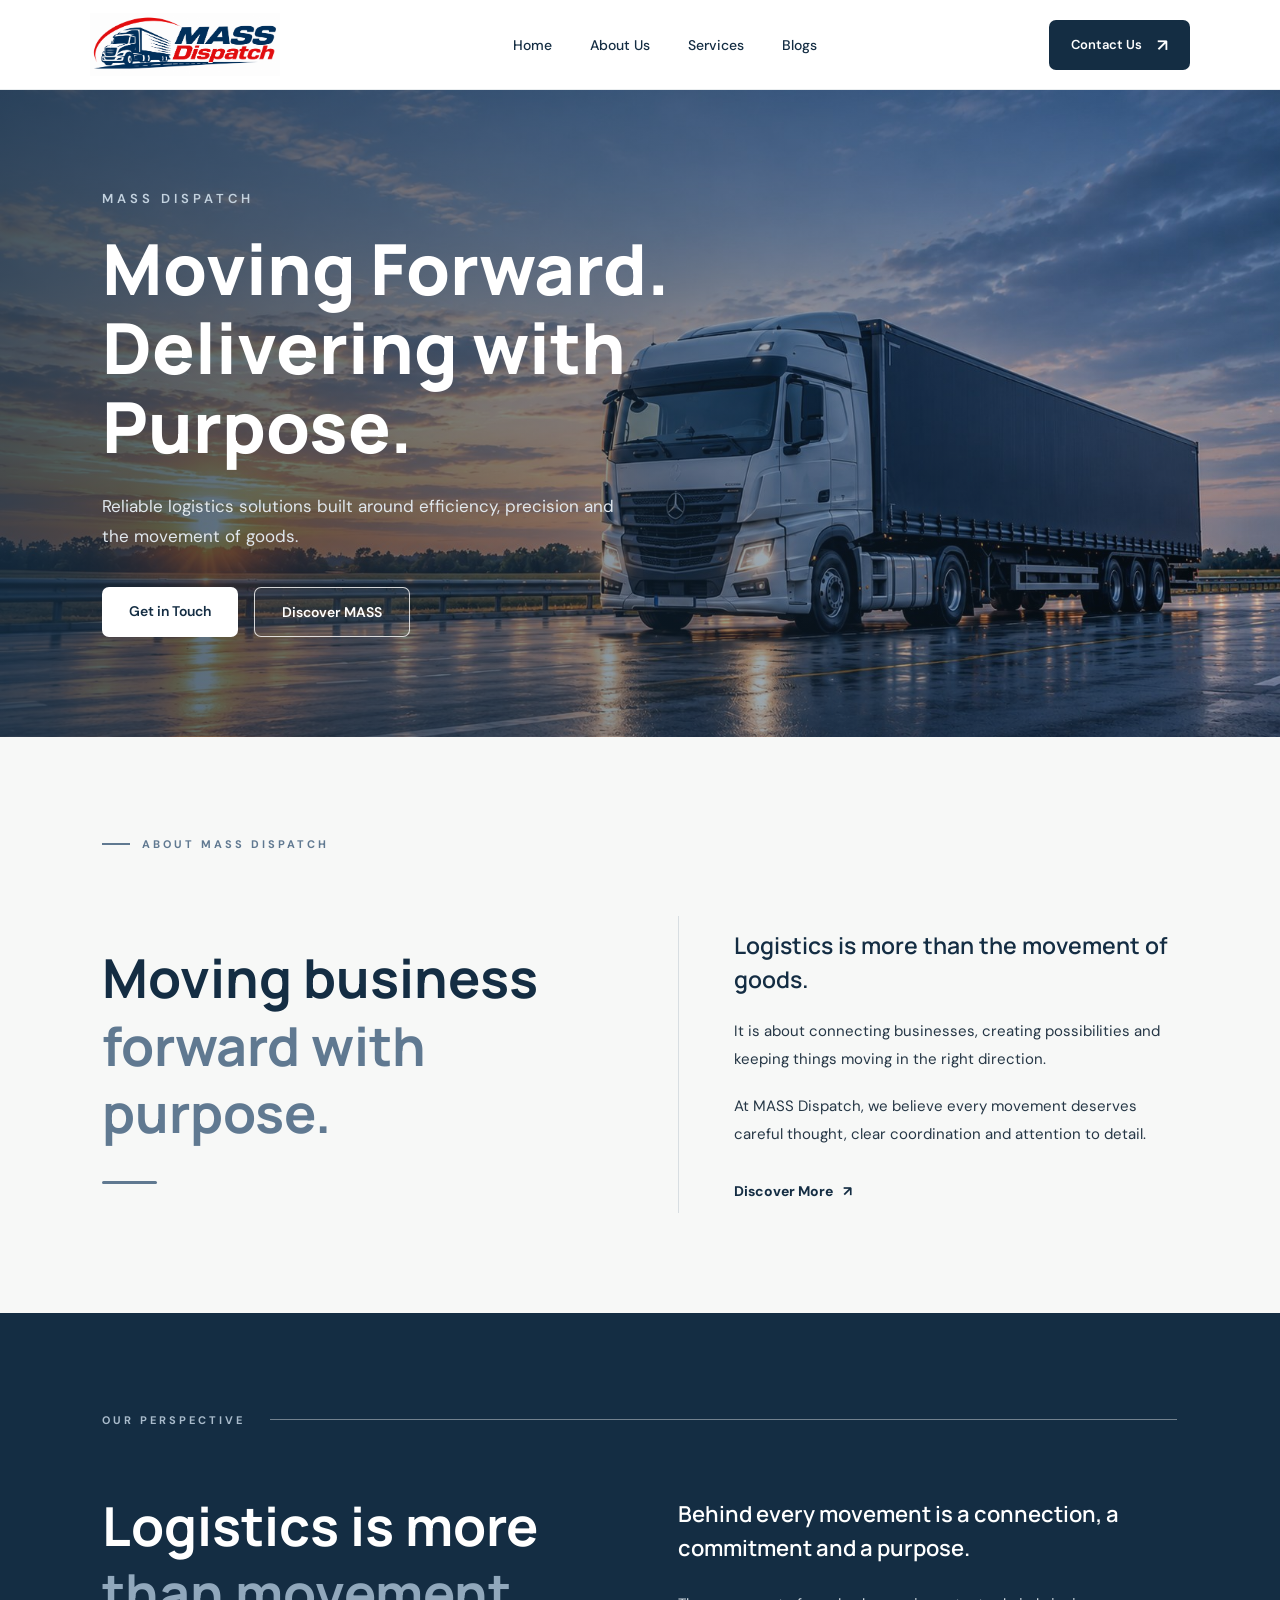
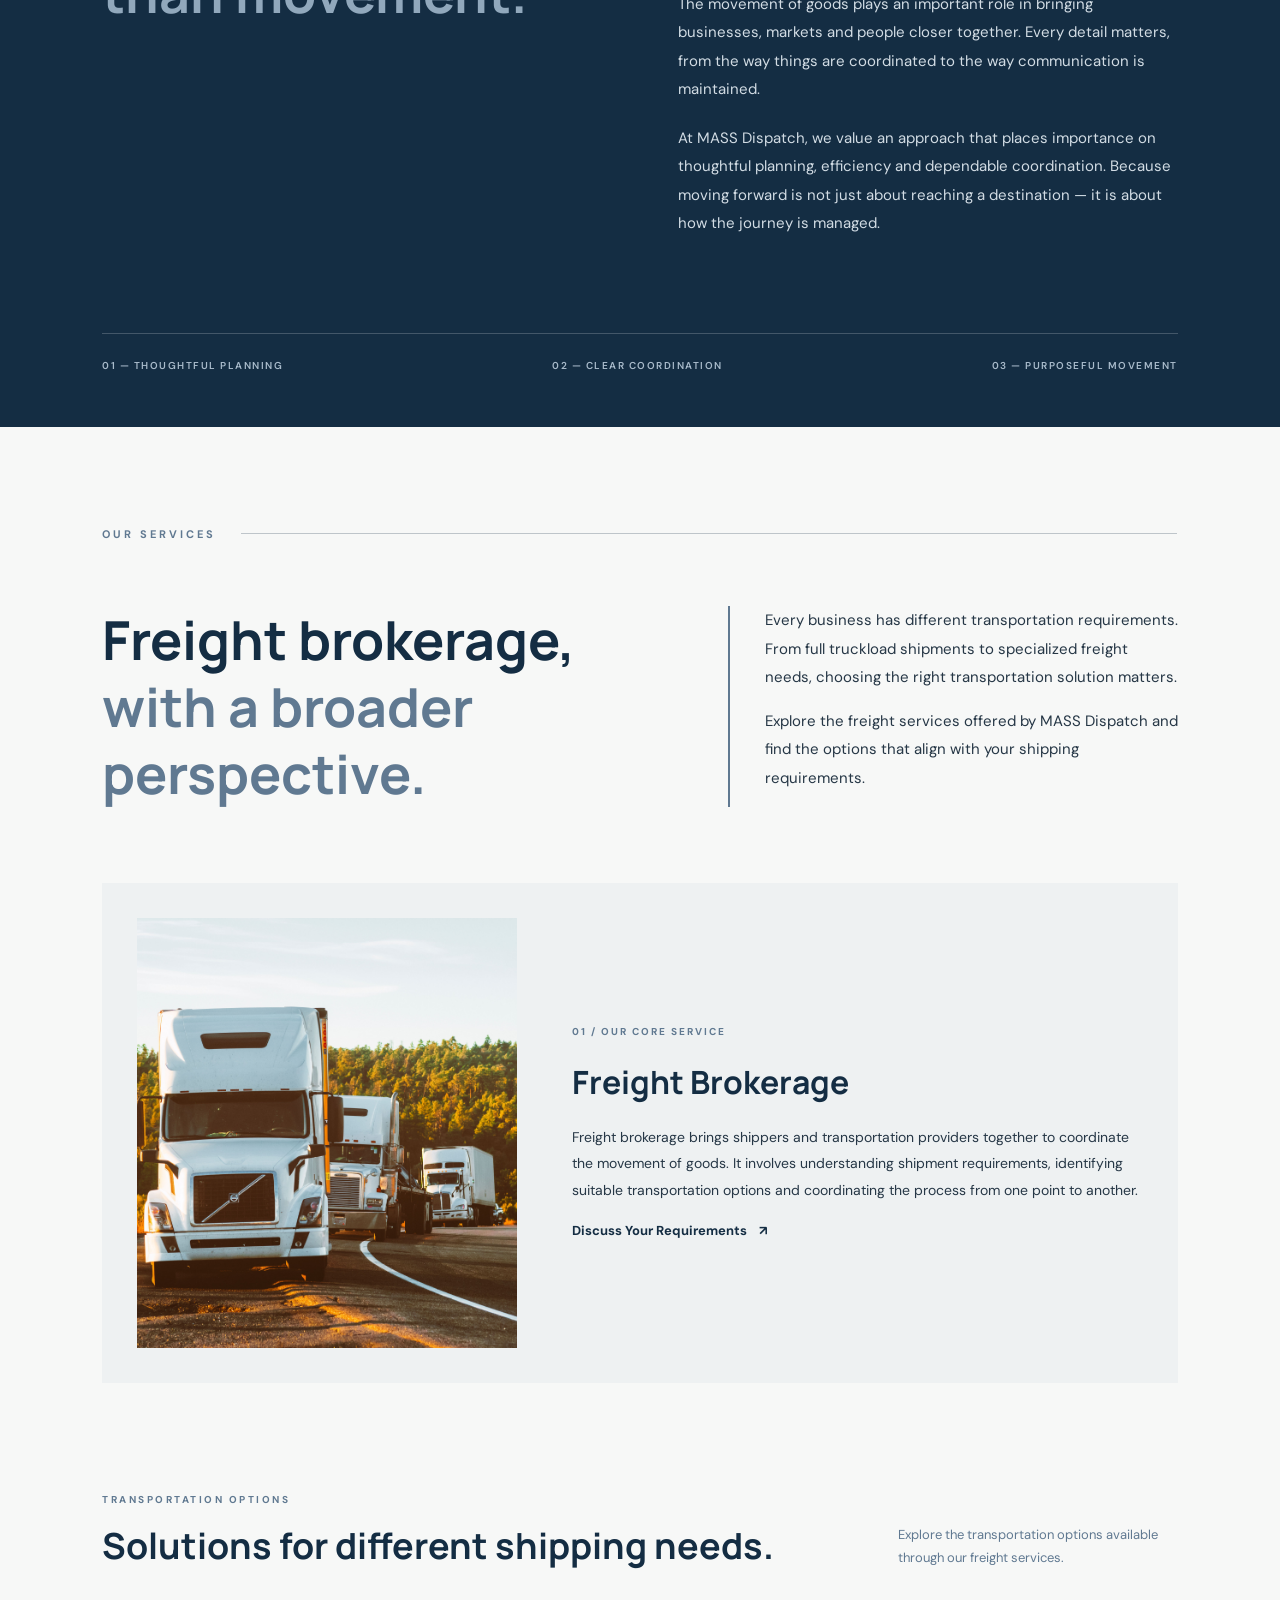
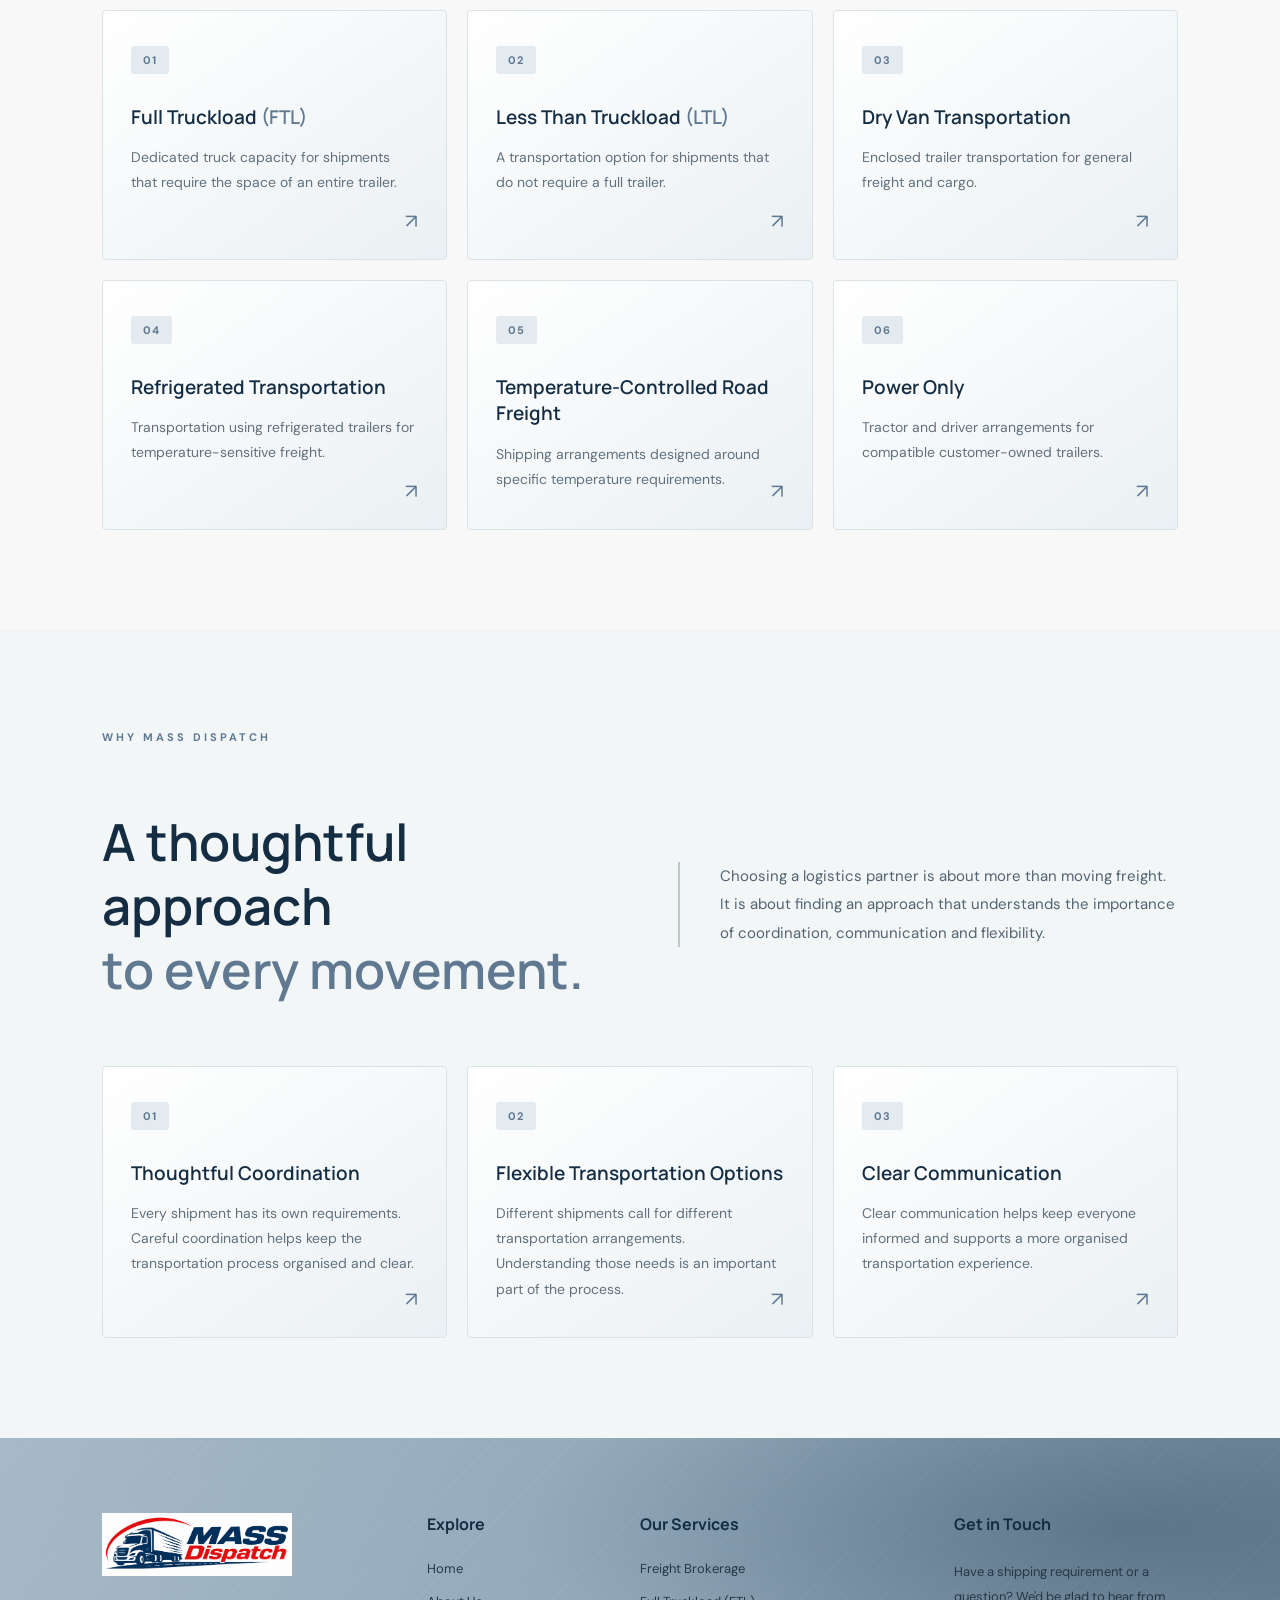
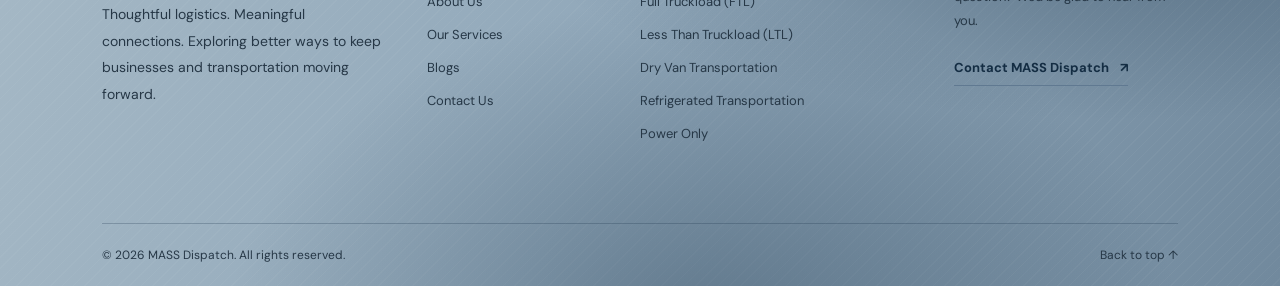
<file: index.html>
<!DOCTYPE html>
<html lang="en">

<head>
    <meta charset="UTF-8">
    <meta name="viewport" content="width=device-width, initial-scale=1.0">

    <title>MASS Dispatch | Moving Business Forward</title>

    <!-- Google Fonts -->
    <link rel="preconnect" href="https://fonts.googleapis.com">
    <link rel="preconnect" href="https://fonts.gstatic.com" crossorigin>

    <link href="https://fonts.googleapis.com/css2?family=DM+Sans:wght@400;500;600;700&family=Manrope:wght@400;500;600;700;800&display=swap" rel="stylesheet">

    <!-- CSS -->
    <link rel="stylesheet" href="style.css">
</head>

<body>

    <!-- NAVBAR -->
    <header class="navbar">

        <!-- LOGO -->
        <a href="index.html" class="logo">
            <img src="logo.png" alt="MASS Dispatch">
        </a>

        <!-- NAVIGATION LINKS -->
        <nav class="nav-links" id="navLinks">
            <a href="index.html">Home</a>
            <a href="about.html">About Us</a>
            <a href="#services">Services</a>
            <a href="blog.html">Blogs</a>
            <a href="contact.html" class="mobile-contact-link">Contact Us</a>
        </nav>

        <!-- CONTACT BUTTON -->
        <a href="contact.html" class="contact-btn">
            Contact Us <span>↗</span>
        </a>

        <!-- HAMBURGER MENU -->
        <button class="menu-toggle"
                id="menuToggle"
                aria-label="Open navigation menu"
                aria-expanded="false">

            <span></span>
            <span></span>
            <span></span>

        </button>

    </header>


    <!-- MAIN CONTENT -->
    <main>

        <!-- HERO SECTION -->
        <section class="hero" id="top">

            <div class="hero-content">

                <p class="hero-tag">MASS DISPATCH</p>

                <h1>
                    Moving Forward.<br>
                    Delivering with Purpose.
                </h1>

                <p class="hero-description">
                    Reliable logistics solutions built around efficiency,
                    precision and the movement of goods.
                </p>

                <div class="hero-buttons">

                    <a href="contact.html" class="hero-btn primary-btn">
                        Get in Touch
                    </a>

                    <a href="about.html" class="hero-btn secondary-btn">
                        Discover MASS
                    </a>

                </div>

            </div>

        </section>
        

<!-- INTRODUCTION SECTION -->
<section class="intro-section">

    <div class="intro-label">
        <span></span>
        ABOUT MASS DISPATCH
    </div>

    <div class="intro-layout">

        <!-- LEFT SIDE -->
        <div class="intro-left">
            <h2>
                Moving business
                <span>forward with purpose.</span>
            </h2>

            <div class="intro-accent"></div>
        </div>

        <!-- RIGHT SIDE -->
        <div class="intro-right">

            <h3>
                Logistics is more than the movement of goods.
            </h3>

            <p>
                It is about connecting businesses, creating
                possibilities and keeping things moving in
                the right direction.
            </p>

            <p>
                At MASS Dispatch, we believe every movement
                deserves careful thought, clear coordination
                and attention to detail.
            </p>

            <a href="about.html" class="intro-link">
                Discover More <span>↗</span>
            </a>

        </div>

    </div>
</section>



<!-- LOGISTICS PHILOSOPHY SECTION -->
<section class="philosophy-section">

    <div class="philosophy-top">
    <p class="philosophy-label">OUR PERSPECTIVE</p>
    <span class="philosophy-line"></span>
</div>

    <div class="philosophy-layout">

        <div class="philosophy-heading">
            <h2>
                Logistics is more
                <span>than movement.</span>
            </h2>
        </div>

        <div class="philosophy-content">
            <p class="philosophy-lead">
                Behind every movement is a connection,
                a commitment and a purpose.
            </p>

            <p>
                The movement of goods plays an important role
                in bringing businesses, markets and people
                closer together. Every detail matters, from
                the way things are coordinated to the way
                communication is maintained.
            </p>

            <p>
                At MASS Dispatch, we value an approach
                that places importance on thoughtful planning,
                efficiency and dependable coordination.
                Because moving forward is not just about
                reaching a destination — it is about how
                the journey is managed.
            </p>
        </div>

    </div>

    <div class="philosophy-bottom">
        <span>01 — THOUGHTFUL PLANNING</span>
        <span>02 — CLEAR COORDINATION</span>
        <span>03 — PURPOSEFUL MOVEMENT</span>
    </div>

</section>



<!-- SERVICES SECTION -->
<section class="services-section" id="services">

    <!-- SECTION INTRO -->
    <div class="services-top">
        <p class="services-label">OUR SERVICES</p>
        <span class="services-line"></span>
    </div>

    <div class="services-intro">

        <div class="services-heading">
            <h2>
                Freight brokerage,
                <span>with a broader perspective.</span>
            </h2>
        </div>

        <div class="services-description">
            <p>
                Every business has different transportation
                requirements. From full truckload shipments
                to specialized freight needs, choosing the
                right transportation solution matters.
            </p>

            <p>
                Explore the freight services offered by
                MASS Dispatch and find the options that
                align with your shipping requirements.
            </p>
        </div>

    </div>

    <!-- FEATURED FREIGHT BROKERAGE -->
    <div class="featured-service">

        <div class="featured-image">
            <img src="services-freight.jpg" alt="Freight truck at a logistics facility">
        </div>

        <div class="featured-content">

            <span class="featured-number">01 / OUR CORE SERVICE</span>

            <h3>Freight Brokerage</h3>

            <p>
                Freight brokerage brings shippers and
                transportation providers together to
                coordinate the movement of goods.
                It involves understanding shipment
                requirements, identifying suitable
                transportation options and coordinating
                the process from one point to another.
            </p>

            <a href="contact.html" class="featured-link">
                Discuss Your Requirements <span>↗</span>
            </a>

        </div>

    </div>

    <!-- TRANSPORTATION SOLUTIONS -->
    <div class="transport-solutions">

        <div class="solutions-heading">
            <div>
                <p class="solutions-label">TRANSPORTATION OPTIONS</p>
                <h3>Solutions for different shipping needs.</h3>
            </div>

            <p class="solutions-note">
                Explore the transportation options
                available through our freight services.
            </p>
        </div>

        <div class="solutions-grid">

            <div class="solution-card">
                <span class="solution-number">01</span>
                <h4>Full Truckload <span>(FTL)</span></h4>
                <p>
                    Dedicated truck capacity for shipments
                    that require the space of an entire trailer.
                </p>
                <span class="solution-arrow">↗</span>
            </div>

            <div class="solution-card">
                <span class="solution-number">02</span>
                <h4>Less Than Truckload <span>(LTL)</span></h4>
                <p>
                    A transportation option for shipments
                    that do not require a full trailer.
                </p>
                <span class="solution-arrow">↗</span>
            </div>

            <div class="solution-card">
                <span class="solution-number">03</span>
                <h4>Dry Van Transportation</h4>
                <p>
                    Enclosed trailer transportation
                    for general freight and cargo.
                </p>
                <span class="solution-arrow">↗</span>
            </div>

            <div class="solution-card">
                <span class="solution-number">04</span>
                <h4>Refrigerated Transportation</h4>
                <p>
                    Transportation using refrigerated
                    trailers for temperature-sensitive freight.
                </p>
                <span class="solution-arrow">↗</span>
            </div>

            <div class="solution-card">
                <span class="solution-number">05</span>
                <h4>Temperature-Controlled Road Freight</h4>
                <p>
                    Shipping arrangements designed around
                    specific temperature requirements.
                </p>
                <span class="solution-arrow">↗</span>
            </div>

            <div class="solution-card">
                <span class="solution-number">06</span>
                <h4>Power Only</h4>
                <p>
                    Tractor and driver arrangements for
                    compatible customer-owned trailers.
                </p>
                <span class="solution-arrow">↗</span>
            </div>

        </div>

    </div>

</section>


<!-- WHY CHOOSE MASS DISPATCH SECTION -->
<section class="why-section">

    <div class="why-top">
        <p class="why-label">WHY MASS DISPATCH</p>
        <span class="why-line"></span>
    </div>

    <div class="why-intro">
        <div class="why-heading">
            <h2>
                A thoughtful approach
                <span>to every movement.</span>
            </h2>
        </div>

        <div class="why-description">
            <p>
                Choosing a logistics partner is about more
                than moving freight. It is about finding an
                approach that understands the importance
                of coordination, communication and flexibility.
            </p>
        </div>
    </div>

    <div class="why-grid">

        <div class="why-card">
            <span class="why-number">01</span>
            <h3>Thoughtful Coordination</h3>
            <p>
                Every shipment has its own requirements.
                Careful coordination helps keep the
                transportation process organised and clear.
            </p>
            <span class="why-arrow">↗</span>
        </div>

        <div class="why-card">
            <span class="why-number">02</span>
            <h3>Flexible Transportation Options</h3>
            <p>
                Different shipments call for different
                transportation arrangements. Understanding
                those needs is an important part of the process.
            </p>
            <span class="why-arrow">↗</span>
        </div>

        <div class="why-card">
            <span class="why-number">03</span>
            <h3>Clear Communication</h3>
            <p>
                Clear communication helps keep everyone
                informed and supports a more organised
                transportation experience.
            </p>
            <span class="why-arrow">↗</span>
        </div>

    </div>

</section>


    </main>


<!-- FOOTER SECTION -->
<footer class="site-footer">

    <div class="footer-main">

        <!-- BRAND COLUMN -->
        <div class="footer-brand">

            <img src="logo.png" alt="MASS Dispatch Logo">

            <p>
                Thoughtful logistics. Meaningful connections.
                Exploring better ways to keep businesses
                and transportation moving forward.
            </p>

        </div>

        <!-- QUICK LINKS -->
        <div class="footer-column">

            <h3>Explore</h3>

            <a href="index.html">Home</a>
            <a href="about.html">About Us</a>
            <a href="#services">Our Services</a>
            <a href="blog.html">Blogs</a>
            <a href="contact.html">Contact Us</a>

        </div>

        <!-- SERVICES -->
        <div class="footer-column">

            <h3>Our Services</h3>

            <a href="#services">Freight Brokerage</a>
            <a href="#services">Full Truckload (FTL)</a>
            <a href="#services">Less Than Truckload (LTL)</a>
            <a href="#services">Dry Van Transportation</a>
            <a href="#services">Refrigerated Transportation</a>
            <a href="#services">Power Only</a>

        </div>

        <!-- CONTACT -->
        <div class="footer-column footer-contact">

            <h3>Get in Touch</h3>

            <p>
                Have a shipping requirement or a question?
                We'd be glad to hear from you.
            </p>

            <a href="contact.html" class="footer-contact-link">
                Contact MASS Dispatch <span>↗</span>
            </a>

        </div>

    </div>

    <!-- FOOTER BOTTOM -->
    <div class="footer-bottom">

        <p>© 2026 MASS Dispatch. All rights reserved.</p>

        <a href="#top">Back to top ↑</a>

    </div>

</footer>


    <!-- JAVASCRIPT -->
    <script src="script.js"></script>

</body>
</html>
</file>
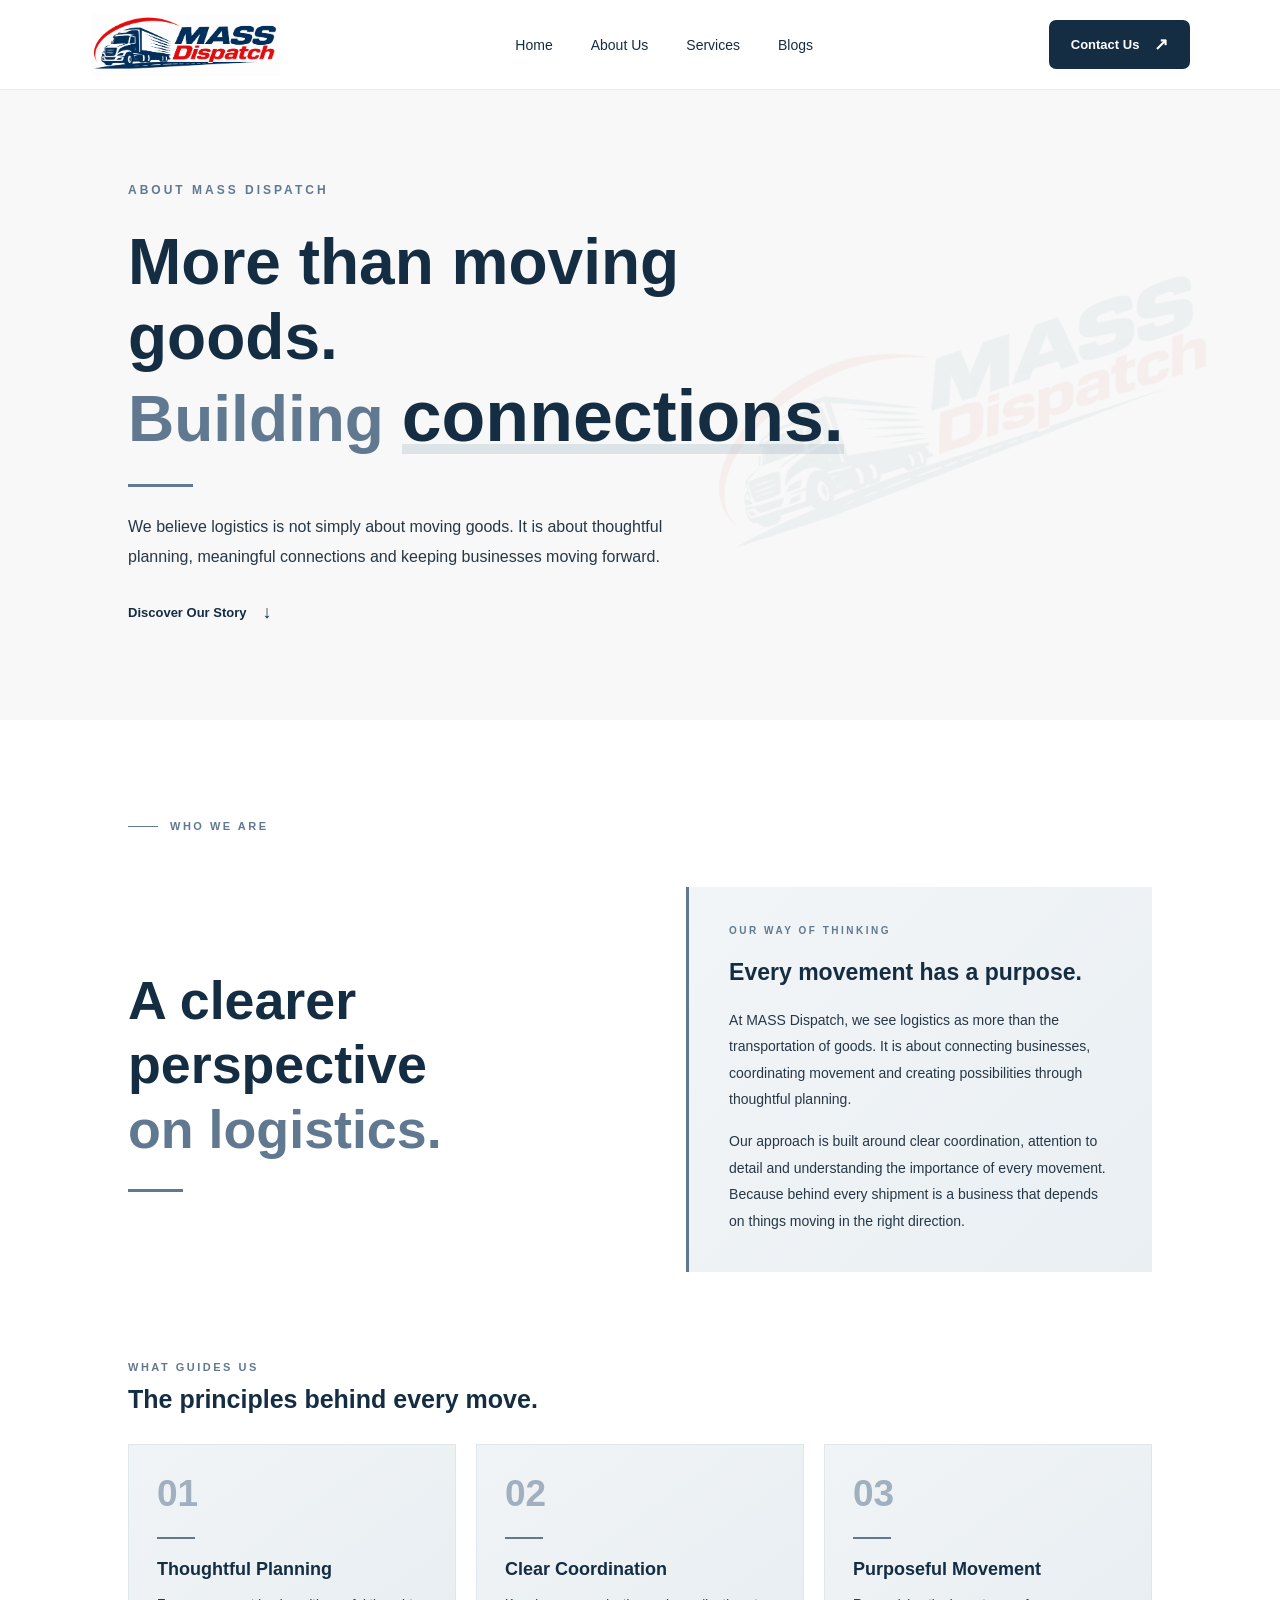
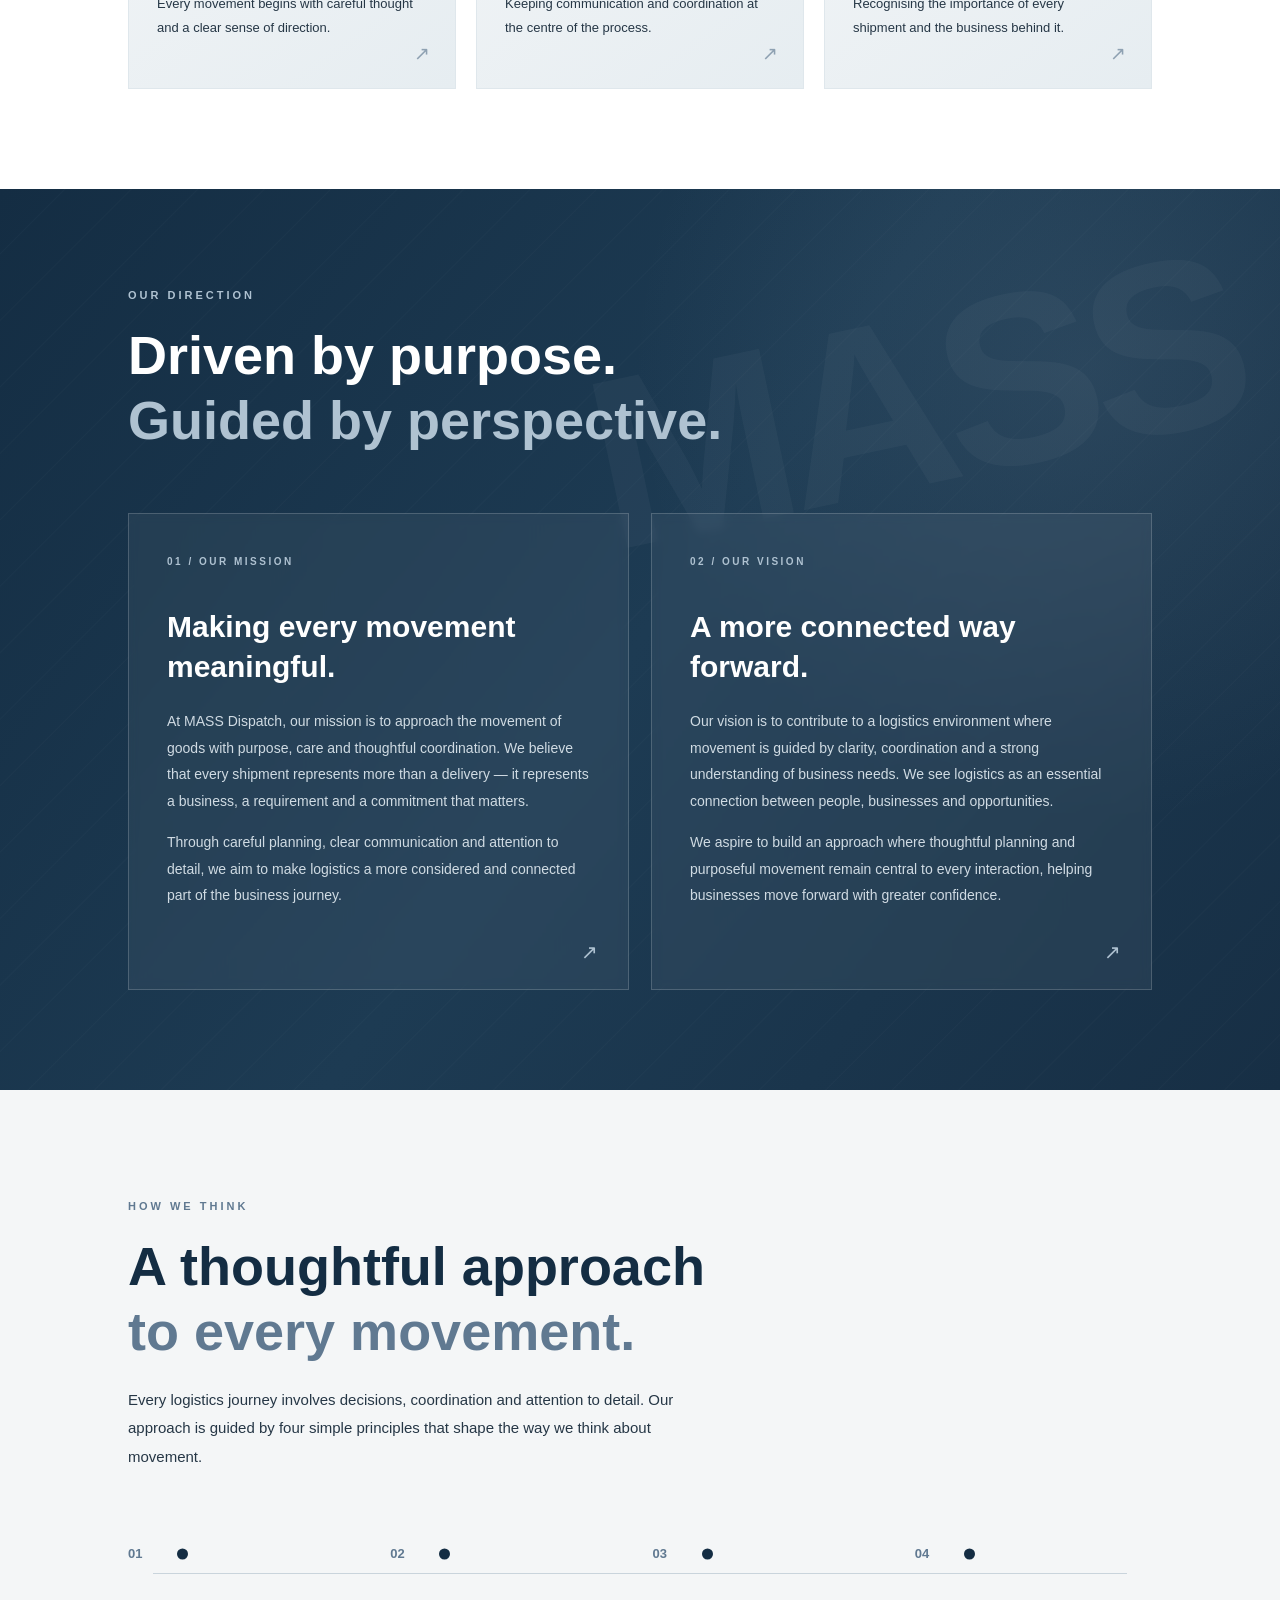
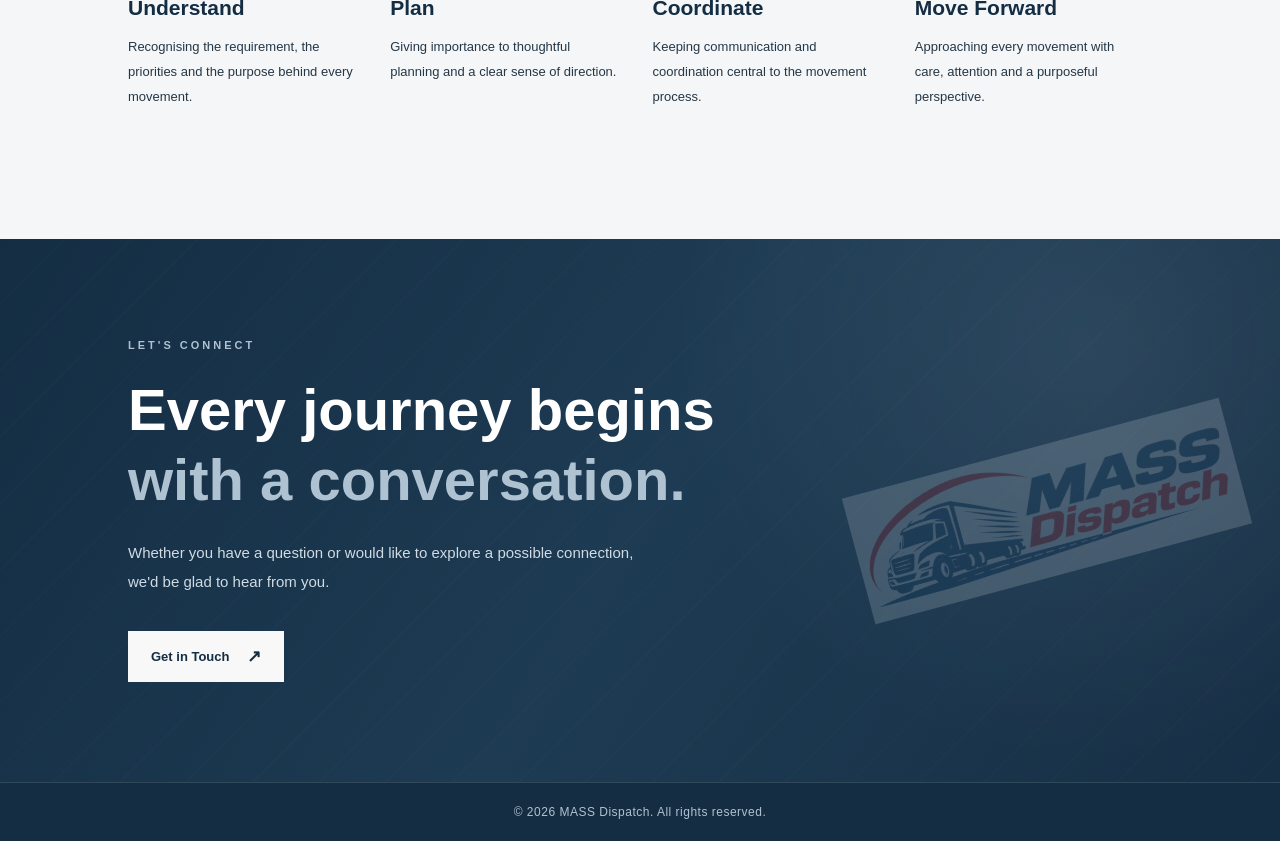
<file: about.html>
<!DOCTYPE html>
<html lang="en">

<head>
    <meta charset="UTF-8">
    <meta name="viewport" content="width=device-width, initial-scale=1.0">

    <title>About Us | MASS Dispatch</title>

    <link rel="stylesheet" href="style.css">

</head>

<body>

    <!-- NAVBAR -->
    <header class="navbar">

        <a href="index.html" class="logo">
            <img src="logo.png" alt="MASS Dispatch">
        </a>

        <nav class="nav-links" id="navLinks">
            <a href="index.html">Home</a>
            <a href="about.html">About Us</a>
            <a href="index.html#services">Services</a>
            <a href="blog.html">Blogs</a>
            <a href="contact.html" class="mobile-contact-link">Contact Us</a>
        </nav>

        <a href="contact.html" class="contact-btn">
            Contact Us <span>↗</span>
        </a>

        <button class="menu-toggle"
                id="menuToggle"
                aria-label="Open navigation menu"
                aria-expanded="false">
            <span></span>
            <span></span>
            <span></span>
        </button>

    </header>


   <!-- ABOUT HERO SECTION -->
<section class="about-hero">

    <div class="about-watermark">
        <img src="logo.png" alt="">
    </div>

    <div class="about-hero-content">

        <span class="about-eyebrow">
            ABOUT MASS DISPATCH
        </span>

        <h1>
    More than moving goods.
    <span>Building <span class="highlight-word">connections.</span></span>
</h1>

        <div class="about-accent"></div>

        <p>
            We believe logistics is not simply about moving
            goods. It is about thoughtful planning, meaningful
            connections and keeping businesses moving forward.
        </p>

        <a href="#who-we-are" class="about-hero-btn">
            Discover Our Story <span>↓</span>
        </a>

    </div>

</section>



<!-- WHO WE ARE SECTION -->
<section class="who-we-are" id="who-we-are">

    <div class="who-label">
        <span></span>
        WHO WE ARE
    </div>

    <div class="who-layout">

        <div class="who-left">
            <h2>
                A clearer perspective
                <span>on logistics.</span>
            </h2>

            <div class="who-accent"></div>
        </div>

        <div class="who-right">
            <span class="who-small-label">OUR WAY OF THINKING</span>

            <h3>Every movement has a purpose.</h3>

            <p>
                At MASS Dispatch, we see logistics as more than
                the transportation of goods. It is about connecting
                businesses, coordinating movement and creating
                possibilities through thoughtful planning.
            </p>

            <p>
                Our approach is built around clear coordination,
                attention to detail and understanding the importance
                of every movement. Because behind every shipment
                is a business that depends on things moving in the
                right direction.
            </p>
        </div>

    </div>

    <div class="principles-heading">
        <span>WHAT GUIDES US</span>
        <p>The principles behind every move.</p>
    </div>

    <div class="principles-grid">

        <div class="principle-card">
            <span class="principle-number">01</span>
            <div class="principle-line"></div>
            <h3>Thoughtful Planning</h3>
            <p>
                Every movement begins with careful thought
                and a clear sense of direction.
            </p>
            <span class="principle-arrow">↗</span>
        </div>

        <div class="principle-card">
            <span class="principle-number">02</span>
            <div class="principle-line"></div>
            <h3>Clear Coordination</h3>
            <p>
                Keeping communication and coordination
                at the centre of the process.
            </p>
            <span class="principle-arrow">↗</span>
        </div>

        <div class="principle-card">
            <span class="principle-number">03</span>
            <div class="principle-line"></div>
            <h3>Purposeful Movement</h3>
            <p>
                Recognising the importance of every
                shipment and the business behind it.
            </p>
            <span class="principle-arrow">↗</span>
        </div>

    </div>

</section>

    

<!-- MISSION & VISION SECTION -->
<section class="mission-vision">

    <div class="mv-watermark">MASS</div>

    <div class="mv-heading">
        <span>OUR DIRECTION</span>

        <h2>
            Driven by purpose.<br>
            <span>Guided by perspective.</span>
        </h2>
    </div>

    <div class="mv-grid">

        <!-- MISSION CARD -->
        <div class="mv-card">

            <span class="mv-number">01 / OUR MISSION</span>

            <h3>Making every movement meaningful.</h3>

            <p>
                At MASS Dispatch, our mission is to approach the
                movement of goods with purpose, care and thoughtful
                coordination. We believe that every shipment represents
                more than a delivery — it represents a business,
                a requirement and a commitment that matters.
            </p>

            <p>
                Through careful planning, clear communication and
                attention to detail, we aim to make logistics a more
                considered and connected part of the business journey.
            </p>

            <span class="mv-arrow">↗</span>

        </div>


        <!-- VISION CARD -->
        <div class="mv-card">

            <span class="mv-number">02 / OUR VISION</span>

            <h3>A more connected way forward.</h3>

            <p>
                Our vision is to contribute to a logistics environment
                where movement is guided by clarity, coordination and
                a strong understanding of business needs. We see
                logistics as an essential connection between people,
                businesses and opportunities.
            </p>

            <p>
                We aspire to build an approach where thoughtful
                planning and purposeful movement remain central
                to every interaction, helping businesses move
                forward with greater confidence.
            </p>

            <span class="mv-arrow">↗</span>

        </div>

    </div>

</section>


<!-- OUR APPROACH SECTION -->
<section class="our-approach">

    <div class="approach-heading">

        <span>HOW WE THINK</span>

        <h2>
            A thoughtful approach
            <span>to every movement.</span>
        </h2>

        <p>
            Every logistics journey involves decisions, coordination
            and attention to detail. Our approach is guided by four
            simple principles that shape the way we think about movement.
        </p>

    </div>


    <div class="approach-timeline">

        <!-- STEP 01 -->
        <div class="approach-step">

            <div class="step-top">
                <span class="step-number">01</span>
                <span class="step-dot"></span>
            </div>

            <h3>Understand</h3>

            <p>
                Recognising the requirement, the priorities
                and the purpose behind every movement.
            </p>

        </div>


        <!-- STEP 02 -->
        <div class="approach-step">

            <div class="step-top">
                <span class="step-number">02</span>
                <span class="step-dot"></span>
            </div>

            <h3>Plan</h3>

            <p>
                Giving importance to thoughtful planning
                and a clear sense of direction.
            </p>

        </div>


        <!-- STEP 03 -->
        <div class="approach-step">

            <div class="step-top">
                <span class="step-number">03</span>
                <span class="step-dot"></span>
            </div>

            <h3>Coordinate</h3>

            <p>
                Keeping communication and coordination
                central to the movement process.
            </p>

        </div>


        <!-- STEP 04 -->
        <div class="approach-step">

            <div class="step-top">
                <span class="step-number">04</span>
                <span class="step-dot"></span>
            </div>

            <h3>Move Forward</h3>

            <p>
                Approaching every movement with care,
                attention and a purposeful perspective.
            </p>

        </div>

    </div>

</section>


<!-- ABOUT PAGE CTA SECTION -->
<section class="about-cta">

    <div class="cta-content">

        <span>LET'S CONNECT</span>

        <h2>
            Every journey begins
            <span>with a conversation.</span>
        </h2>

        <p>
            Whether you have a question or would like to explore
            a possible connection, we'd be glad to hear from you.
        </p>

        <a href="contact.html" class="about-cta-btn">
            Get in Touch <span>↗</span>
        </a>

    </div>

    <div class="cta-watermark">
    <img src="logo.png" alt="">
</div>

</section>

<!-- COPYRIGHT -->
<div class="copyright">
    © 2026 MASS Dispatch. All rights reserved.
</div>

    <script src="script.js"></script>

</body>
</html>
</file>
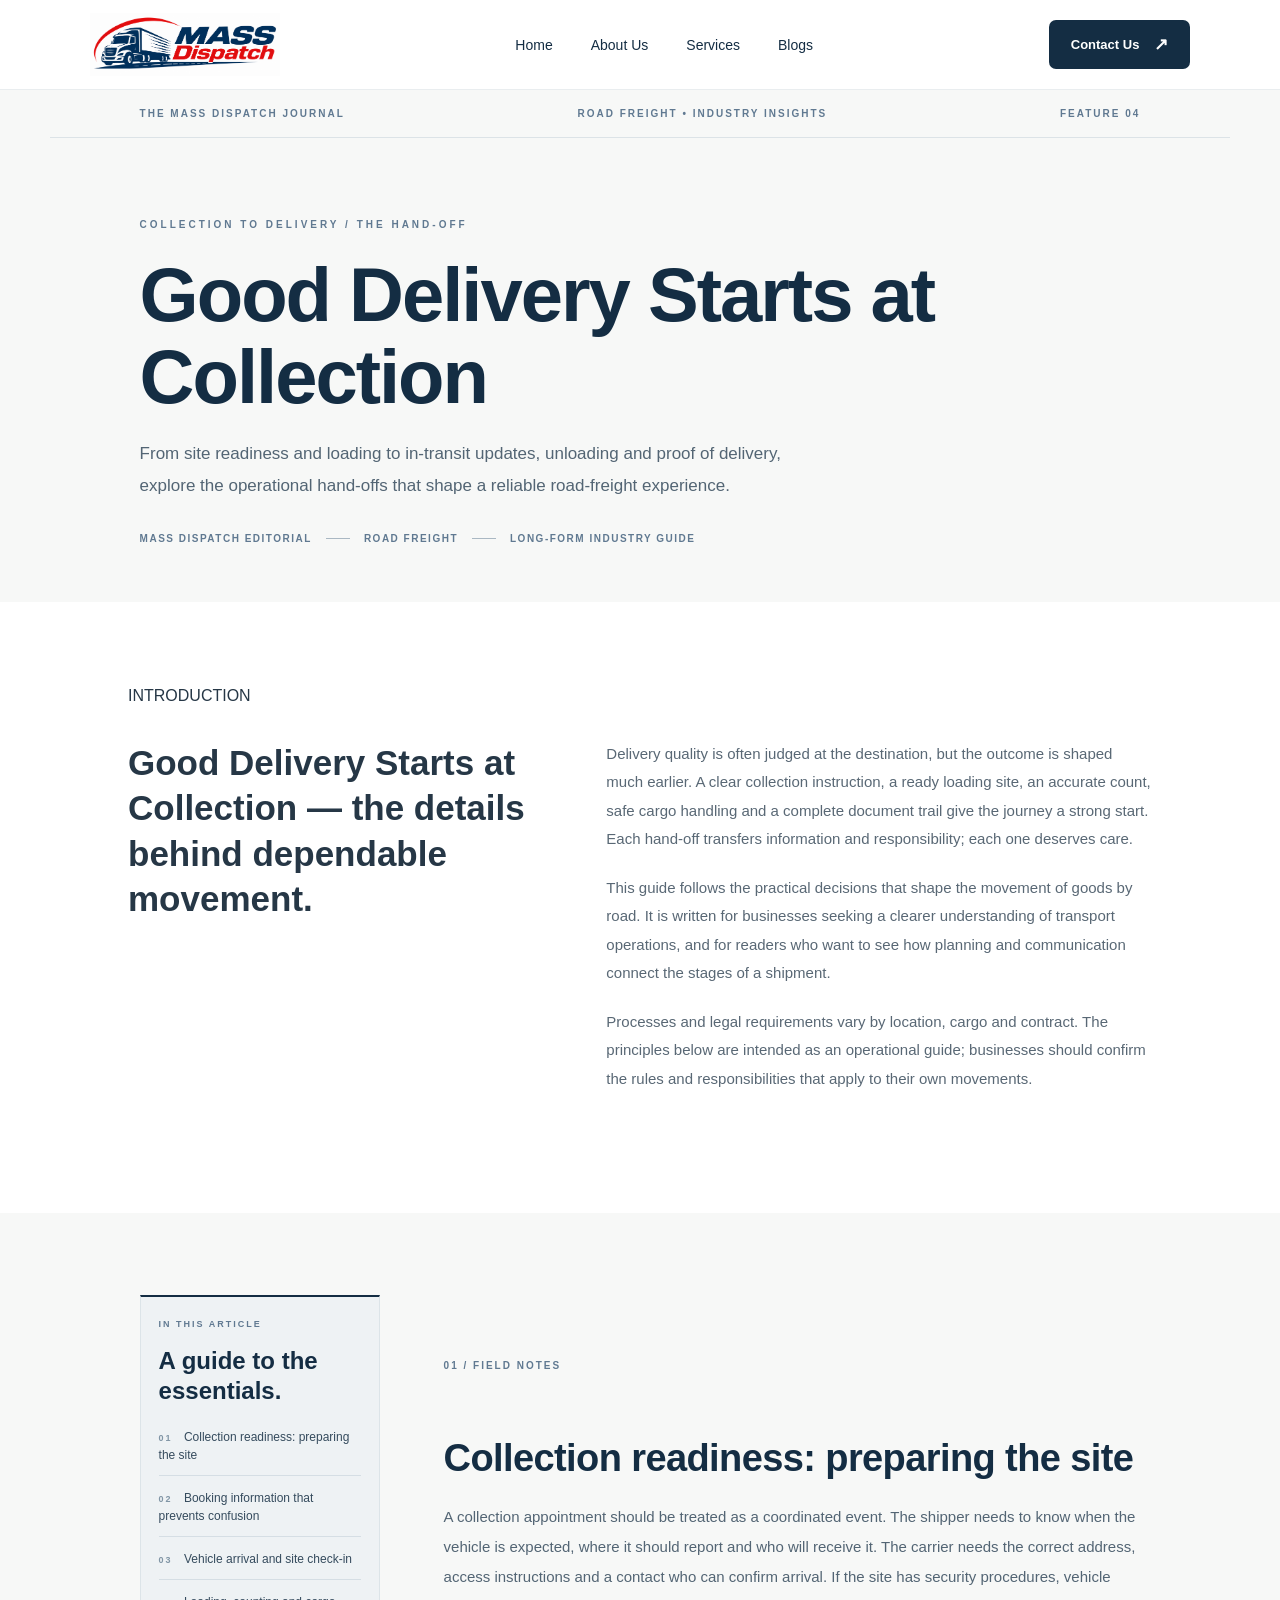
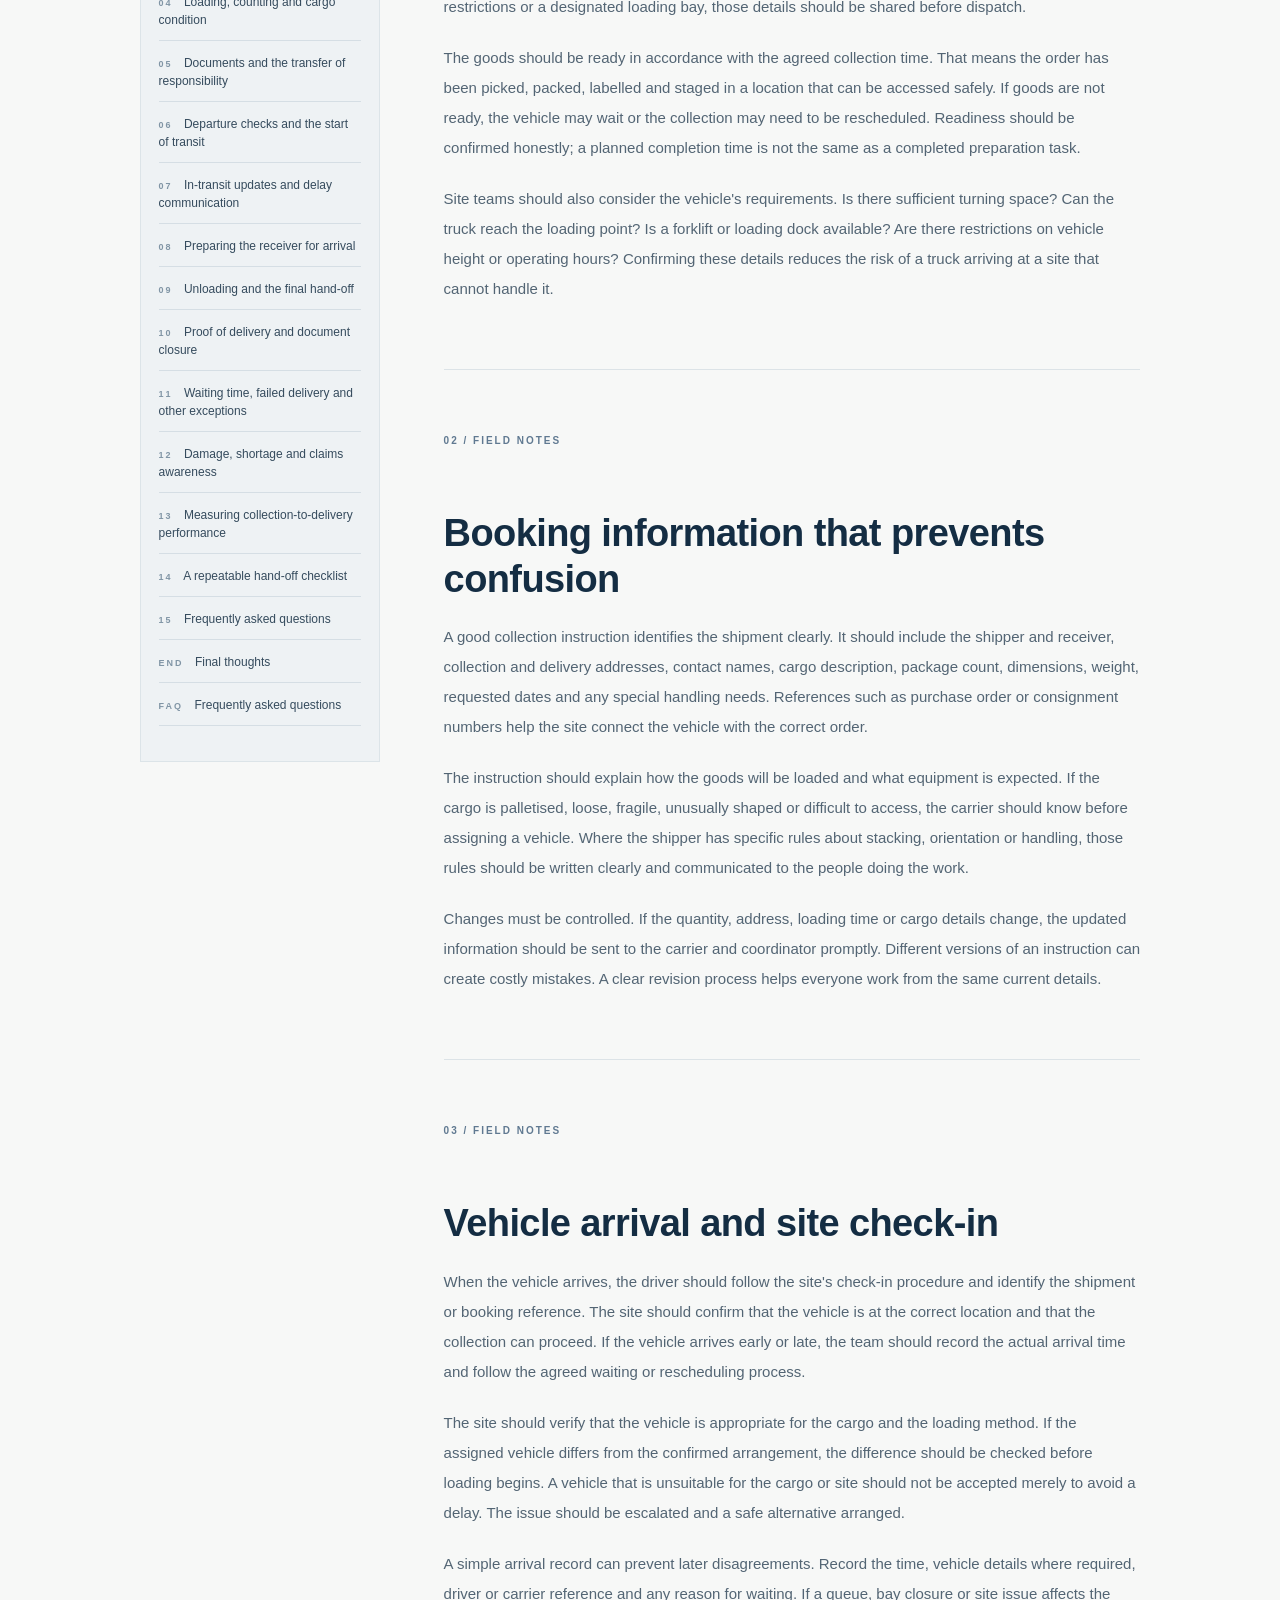
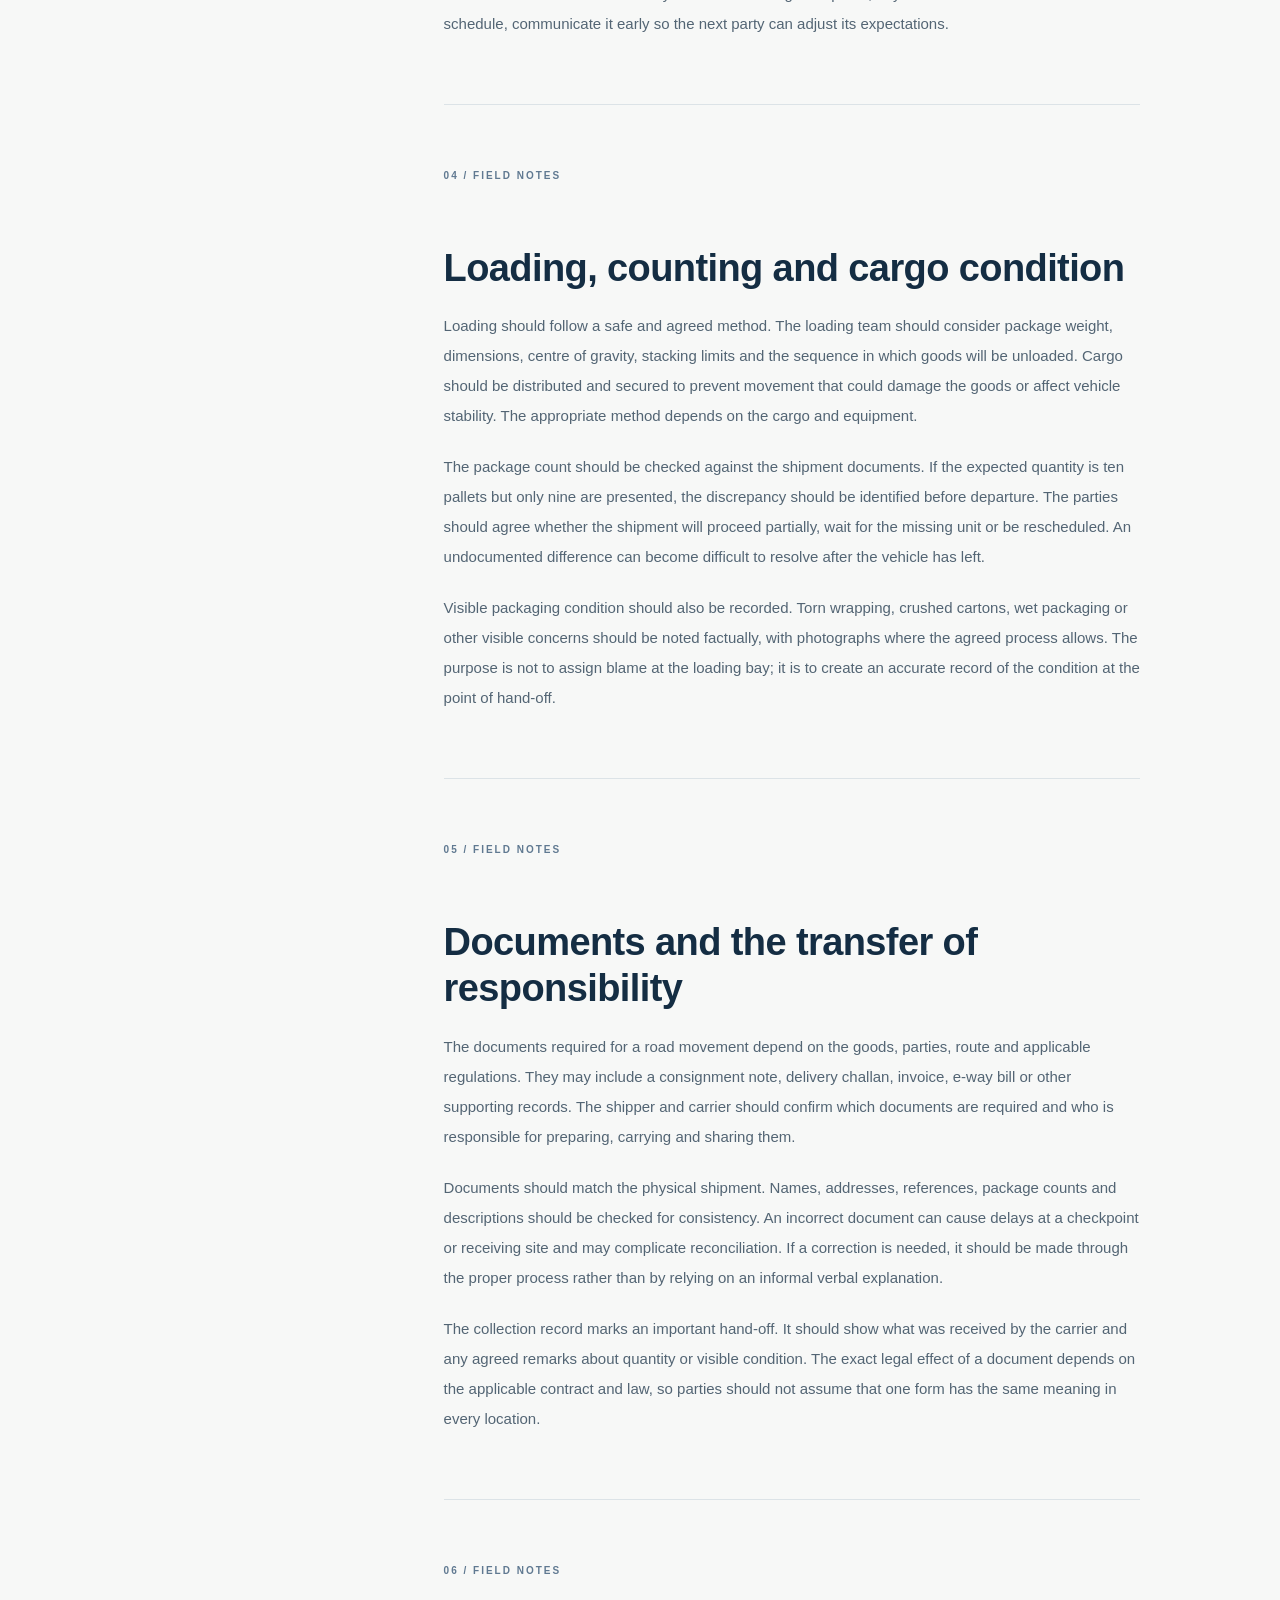
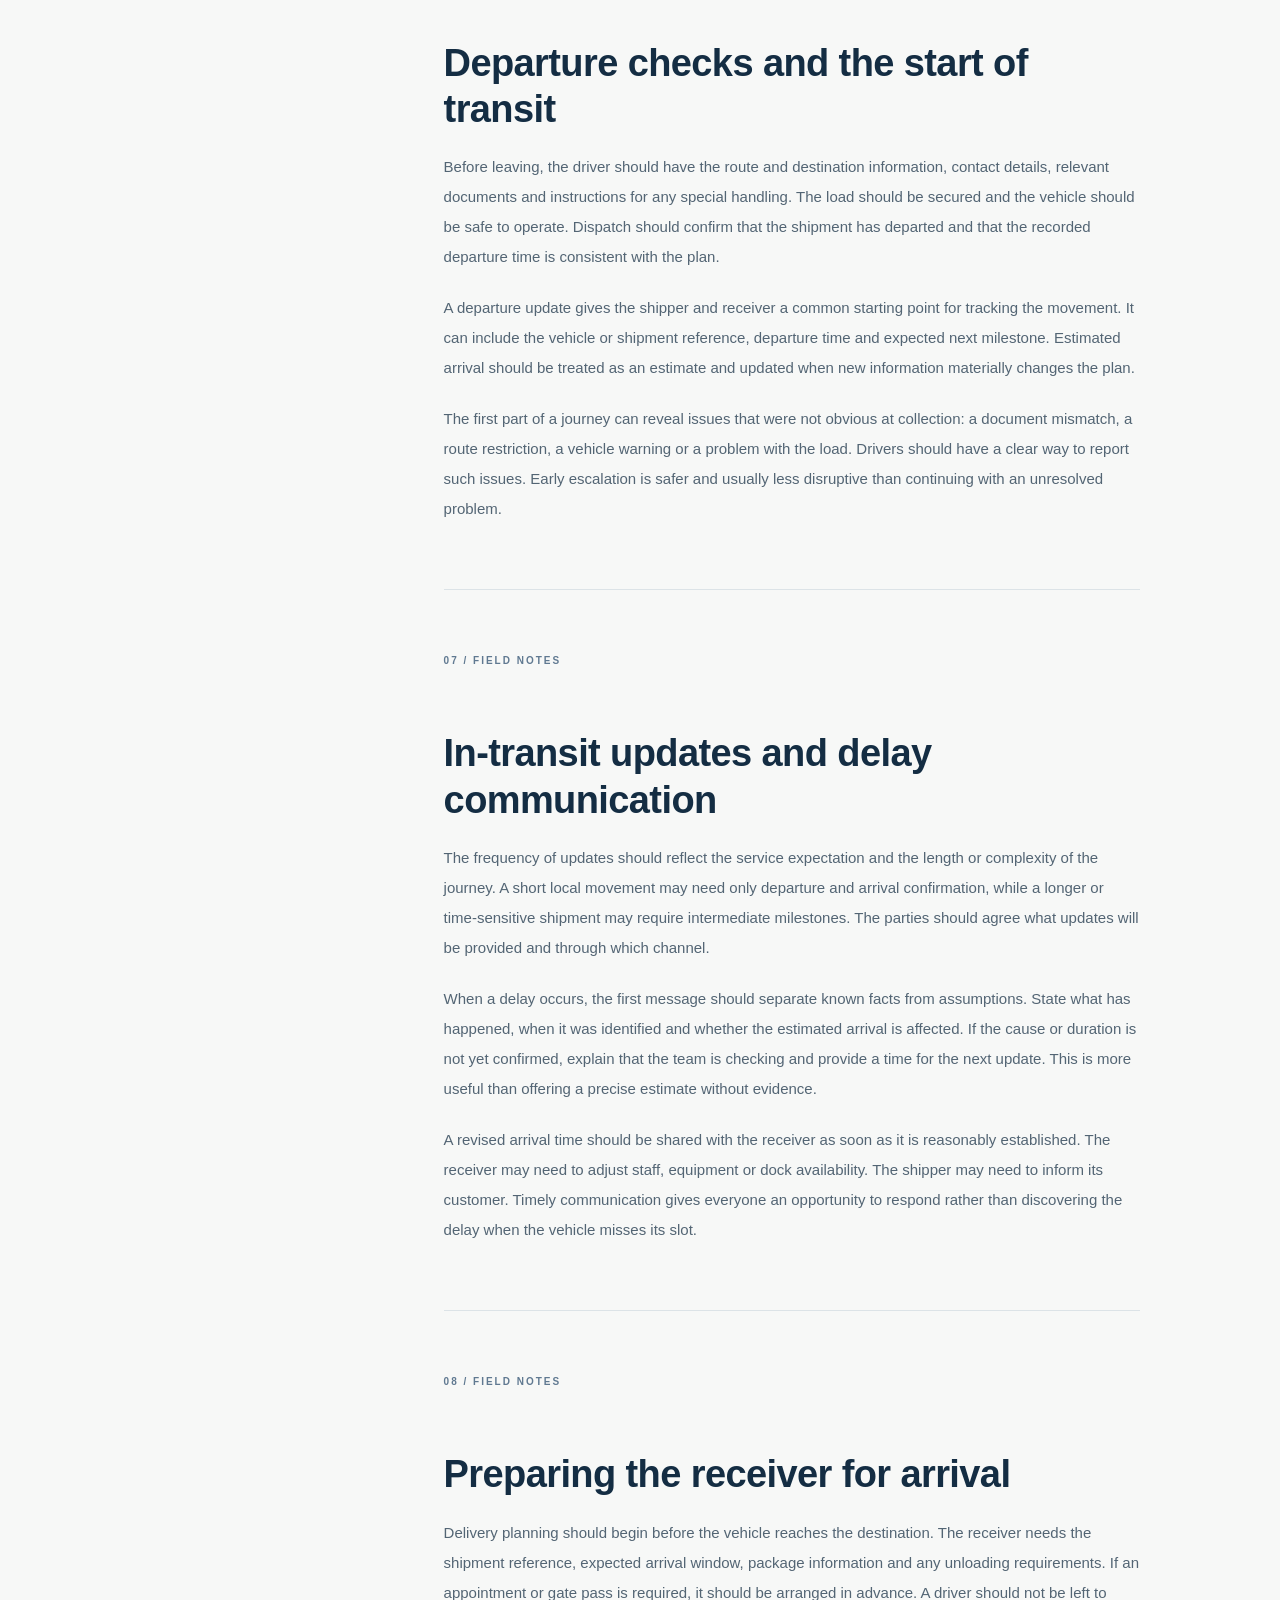
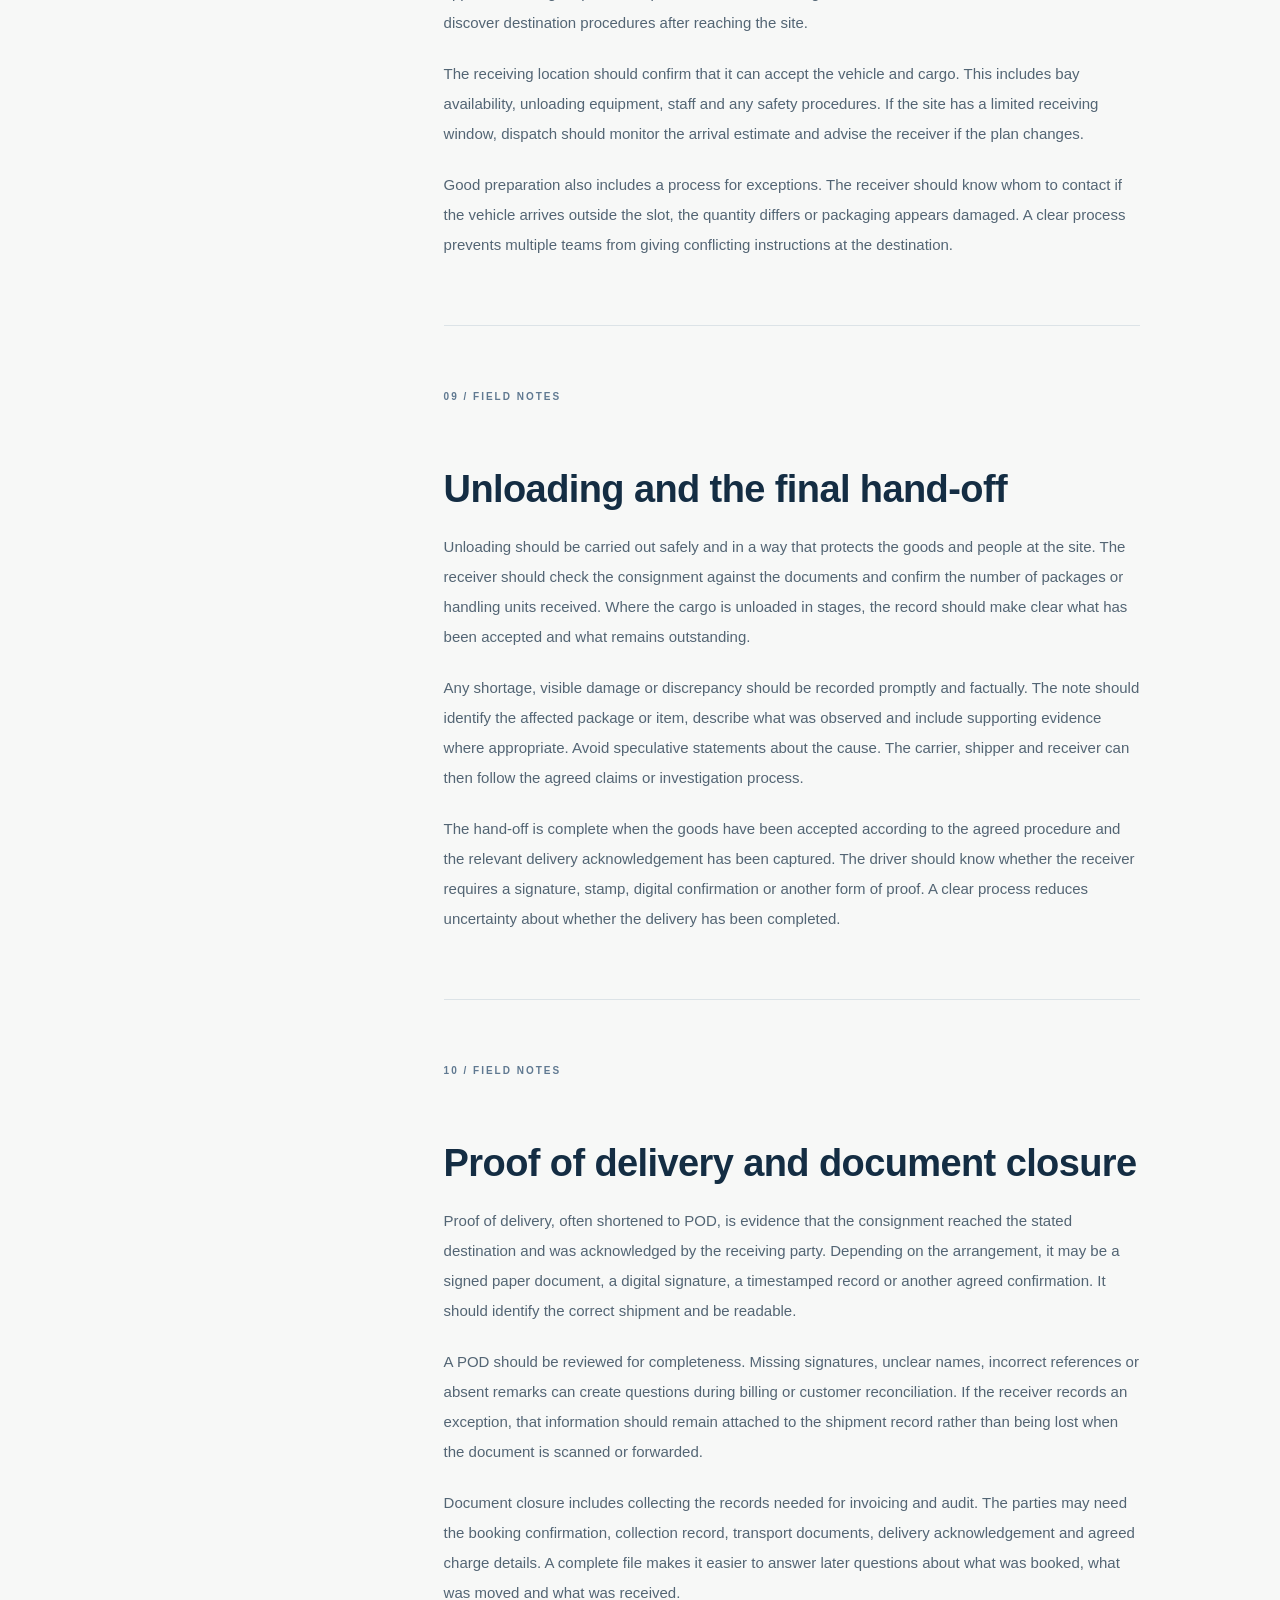
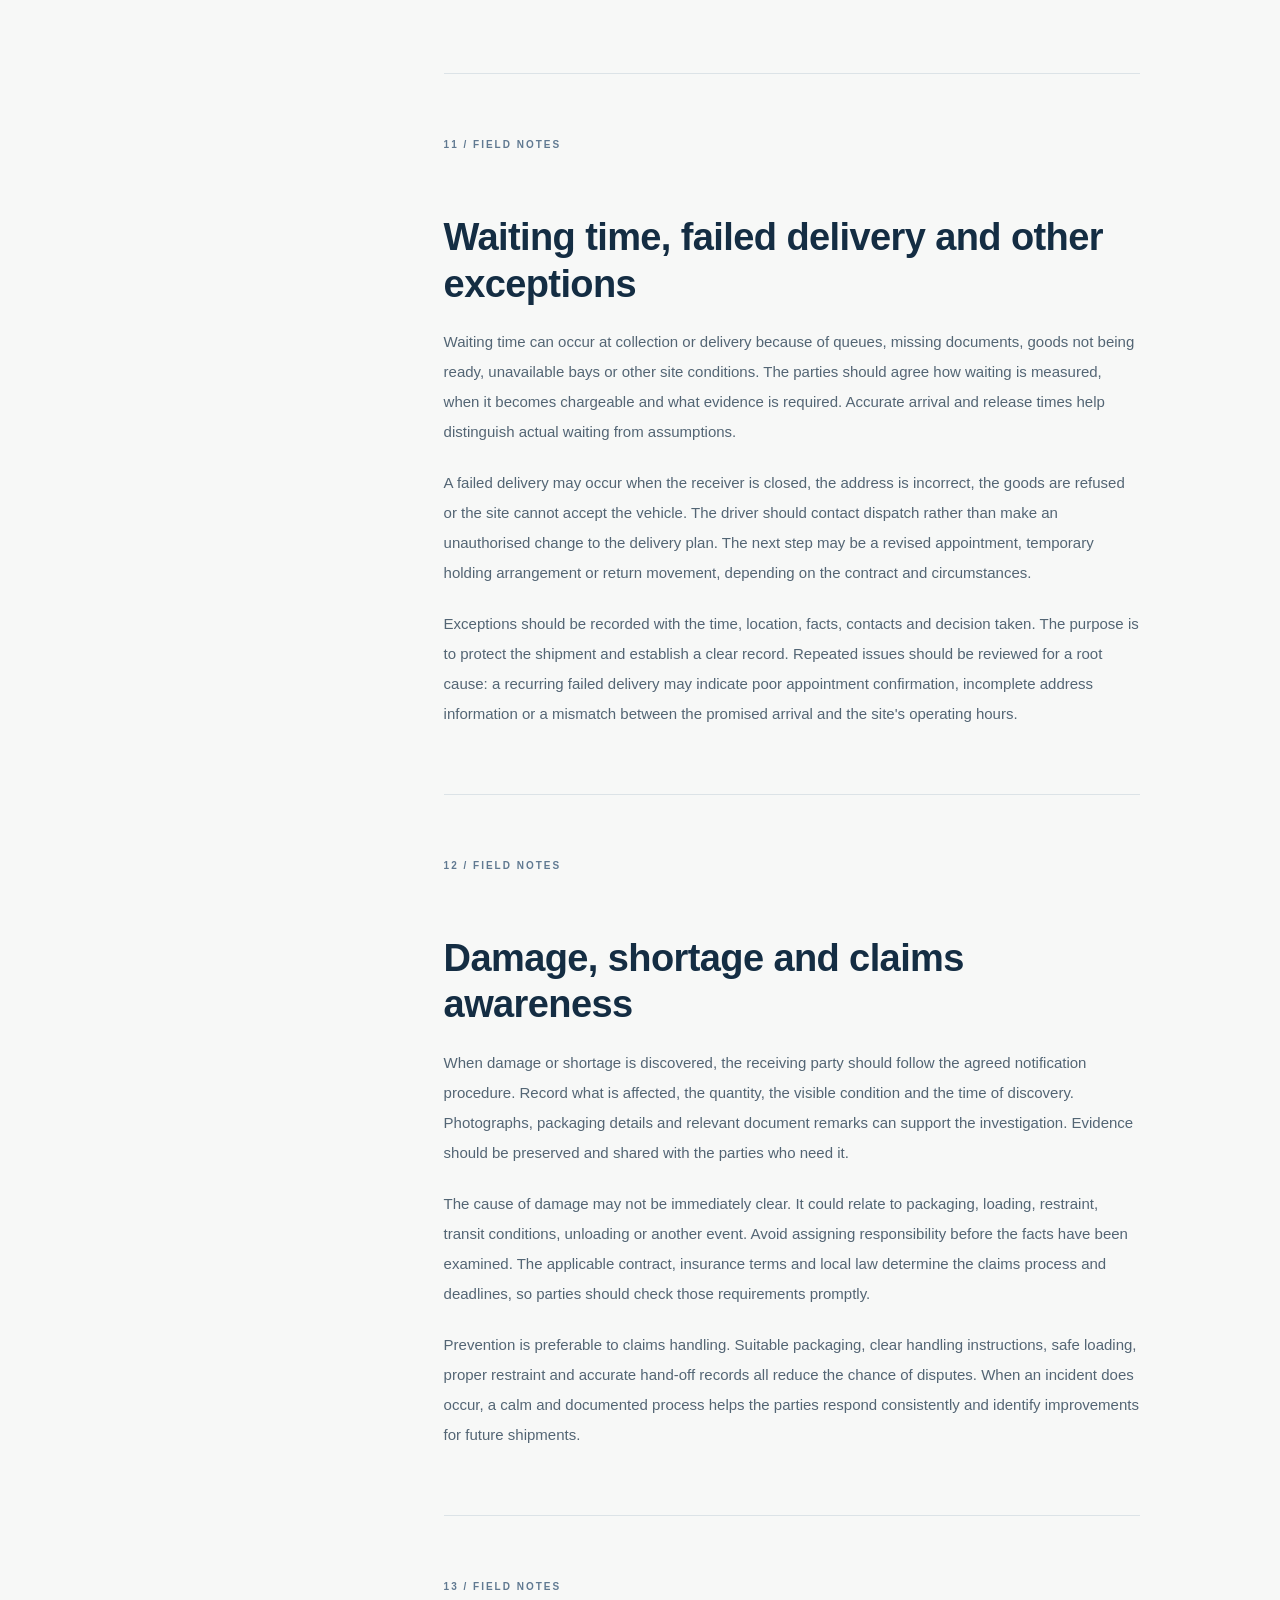
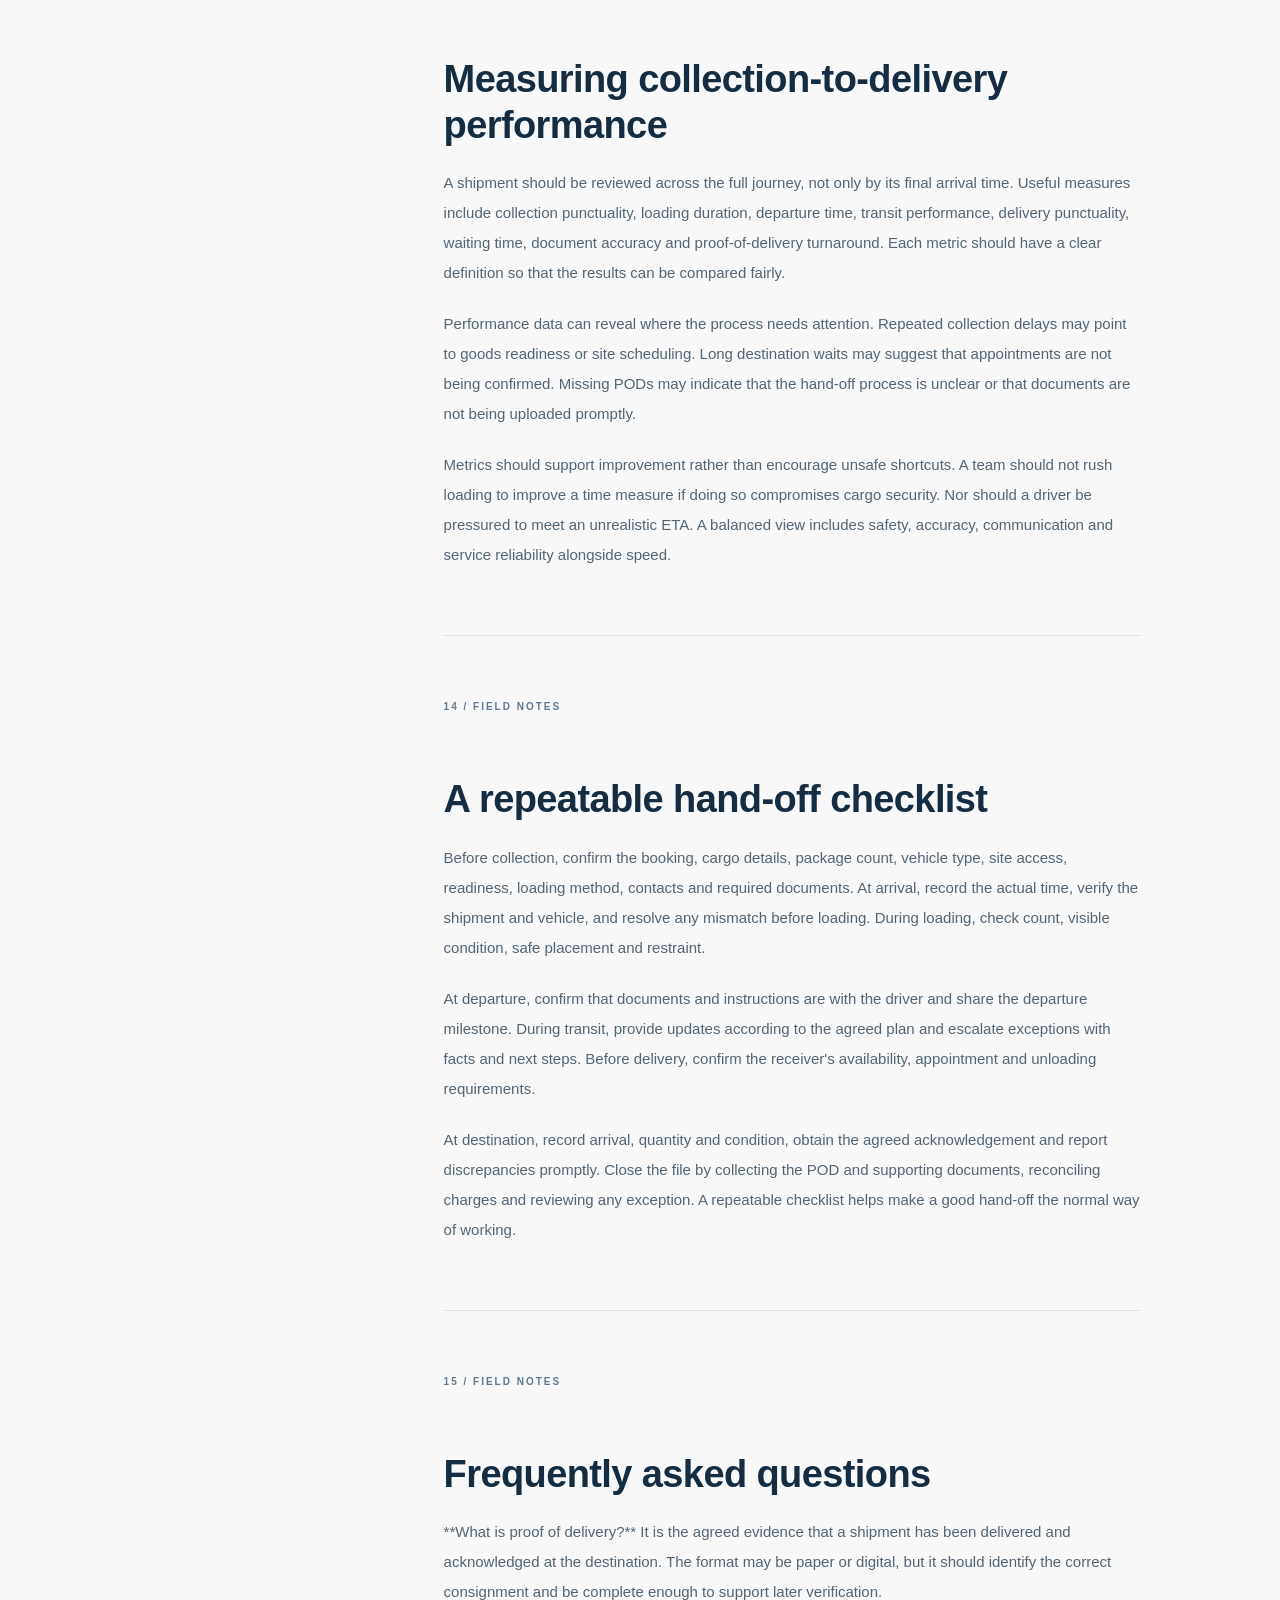
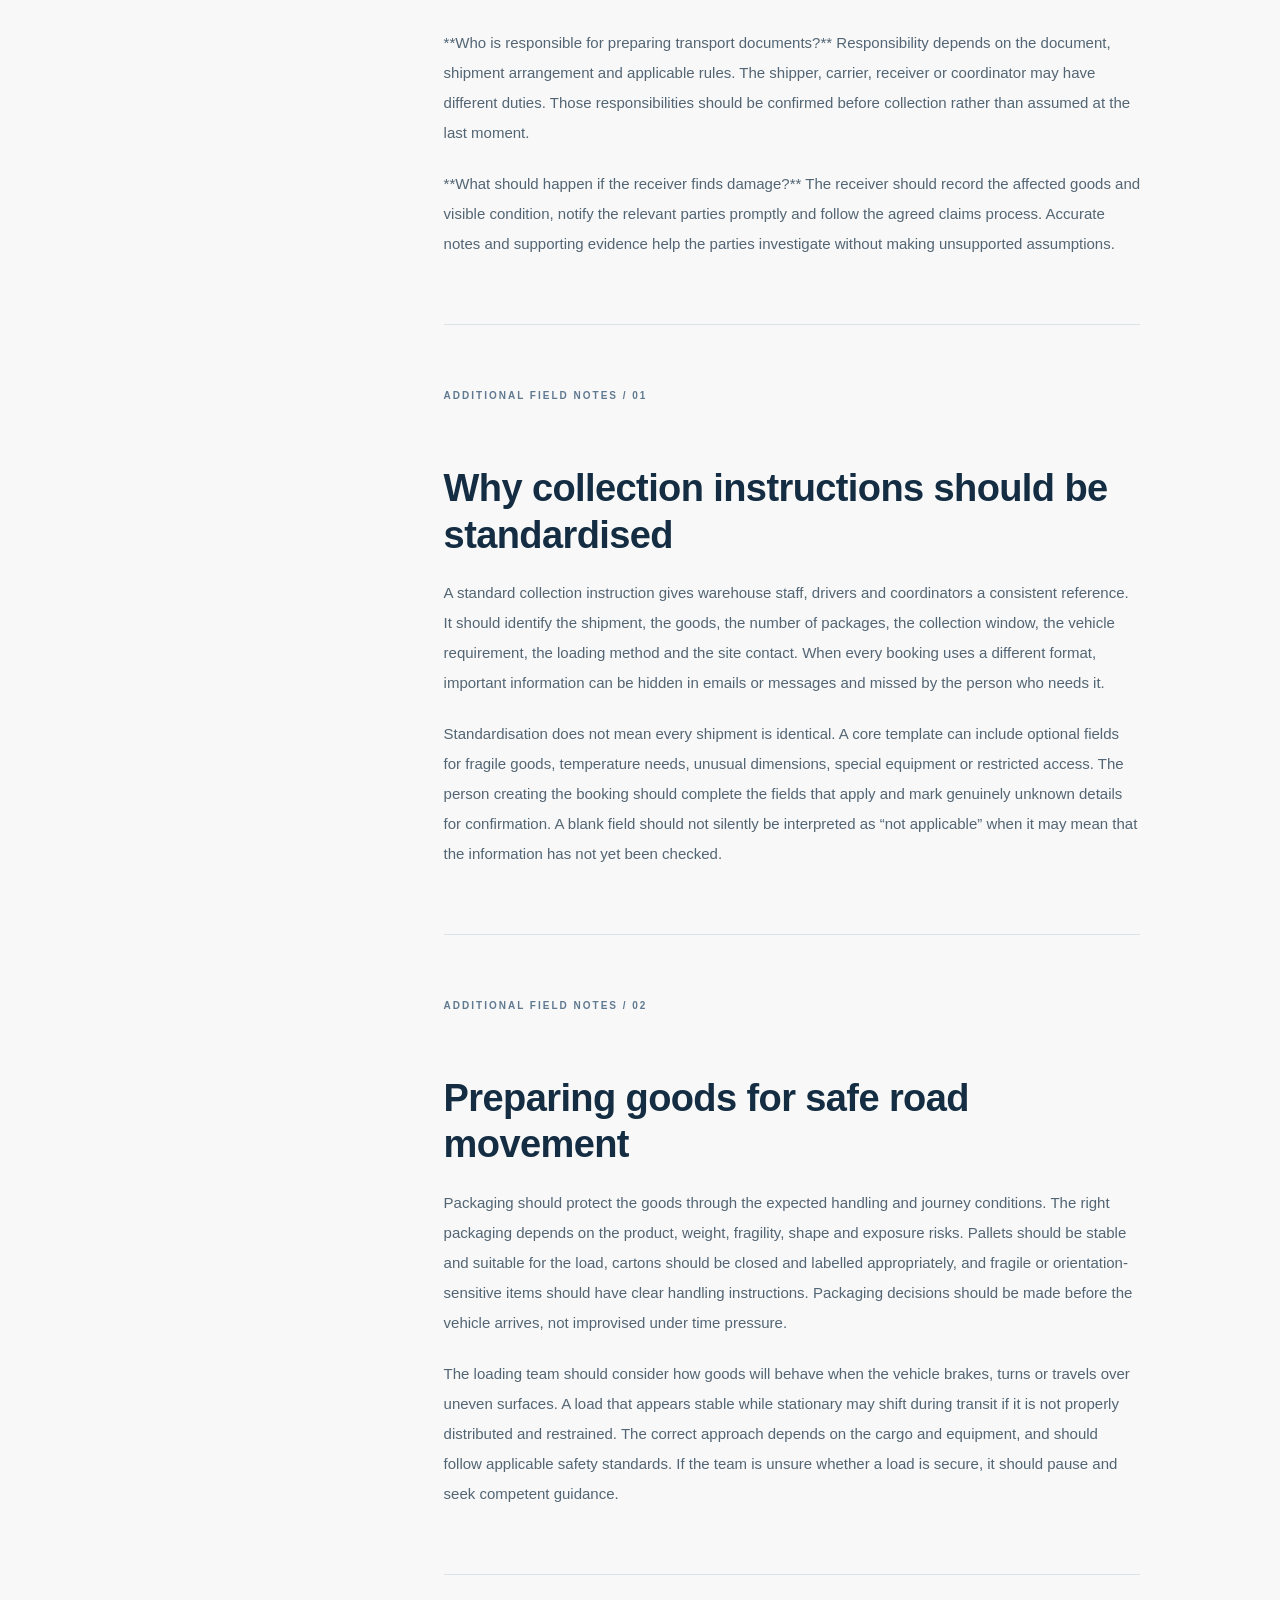
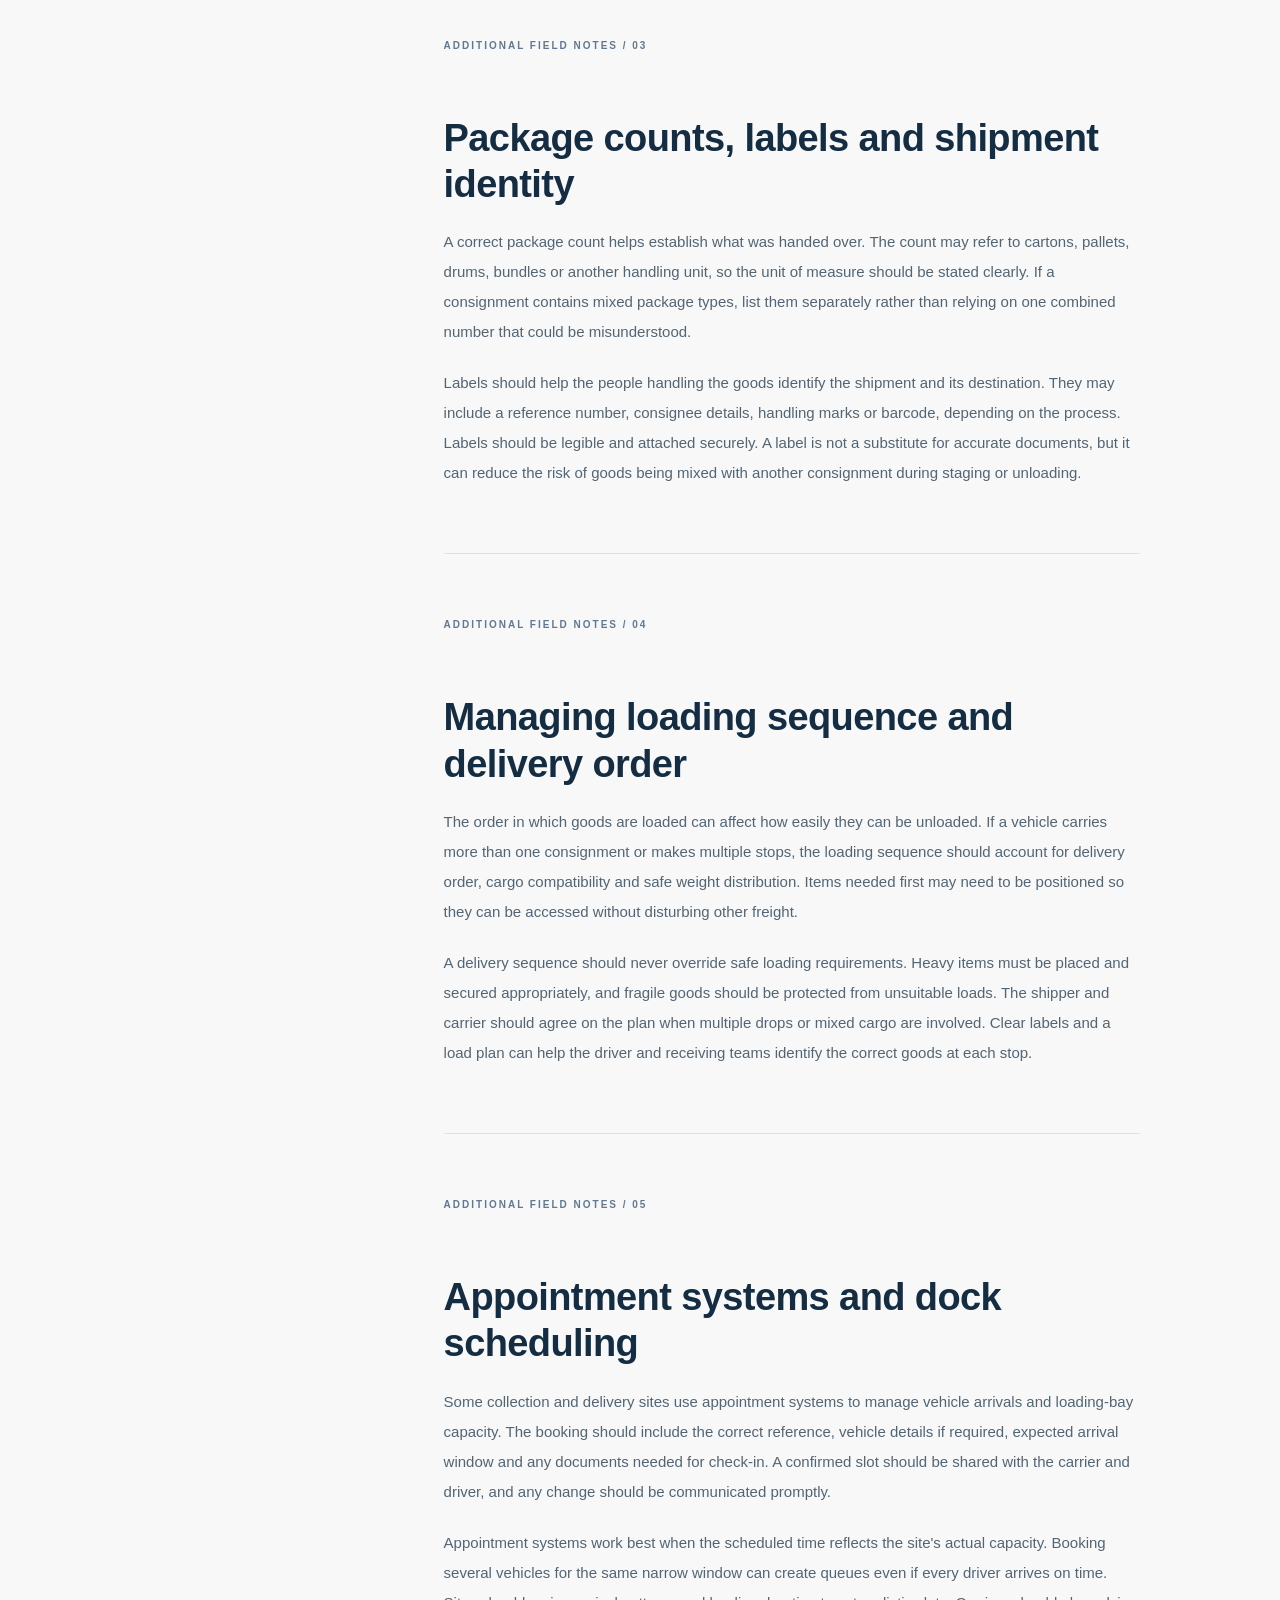
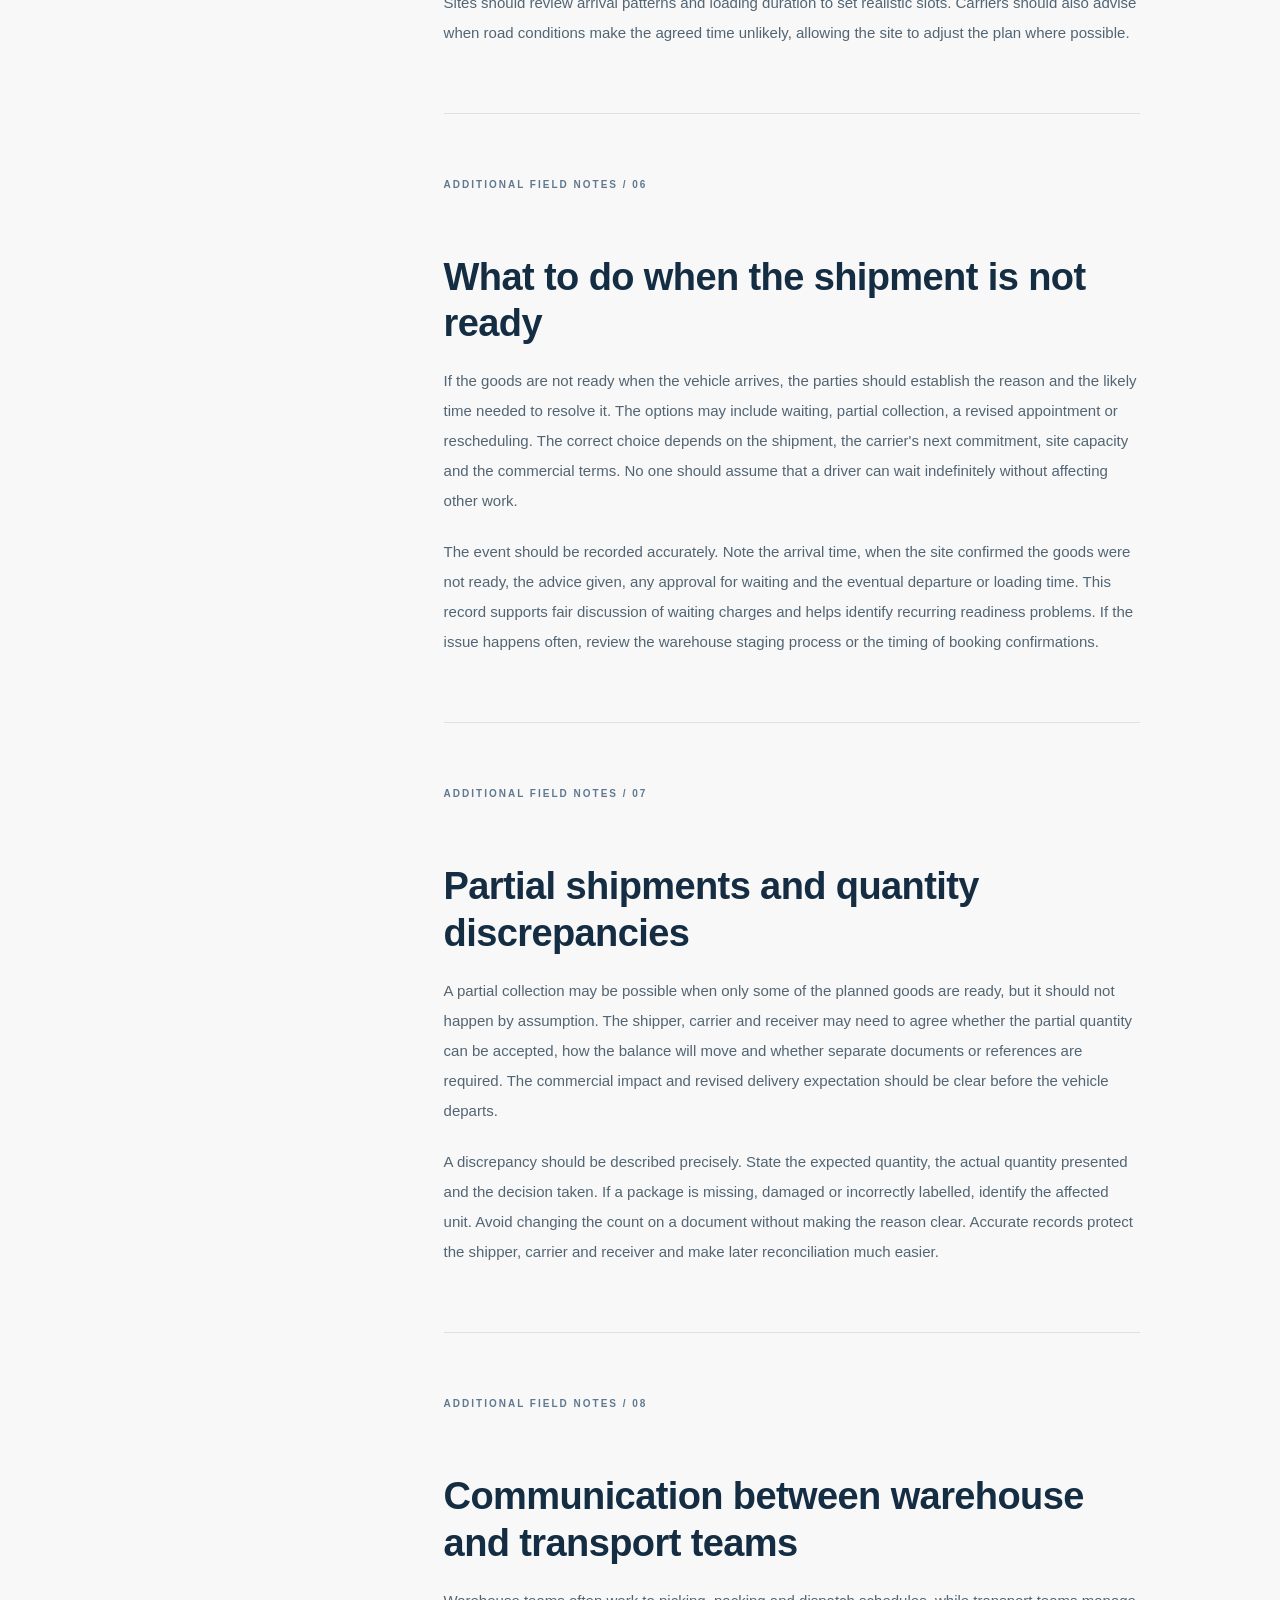
<file: blog-collection-delivery.html>
<!DOCTYPE html>
<html lang="en"><head>
<meta charset="UTF-8"><meta name="viewport" content="width=device-width, initial-scale=1.0">
<title>Good Delivery Starts at Collection | MASS Dispatch Journal</title><meta name="description" content="From site readiness and loading to in-transit updates, unloading and proof of delivery, explore the operational hand-offs that shape a reliable road-freight experience.">
<link rel="stylesheet" href="style.css"><link rel="stylesheet" href="blog-magazine.css">
</head><body class="journal-page">
<header class="navbar"><a href="index.html" class="logo"><img src="logo.png" alt="MASS Dispatch"></a>
<nav class="nav-links" id="navLinks"><a href="index.html">Home</a><a href="about.html">About Us</a><a href="index.html#services">Services</a><a href="blog.html">Blogs</a><a href="contact.html" class="mobile-contact-link">Contact Us</a></nav>
<a href="contact.html" class="contact-btn">Contact Us <span>↗</span></a>
<button class="menu-toggle" id="menuToggle" aria-label="Open navigation menu" aria-expanded="false"><span></span><span></span><span></span></button></header>
<div class="journal-masthead"><span>THE MASS DISPATCH JOURNAL</span><span>ROAD FREIGHT • INDUSTRY INSIGHTS</span><span>FEATURE 04</span></div>
<header class="journal-intro"><span class="journal-kicker">COLLECTION TO DELIVERY / THE HAND-OFF</span><h1>Good Delivery Starts at Collection</h1><p class="journal-deck">From site readiness and loading to in-transit updates, unloading and proof of delivery, explore the operational hand-offs that shape a reliable road-freight experience.</p><div class="journal-byline"><span>MASS DISPATCH EDITORIAL</span><i></i><span>ROAD FREIGHT</span><i></i><span>LONG-FORM INDUSTRY GUIDE</span></div></header>

<section class="article-introduction"><div class="article-intro-label"><span></span> INTRODUCTION</div><div class="article-intro-layout"><h2>Good Delivery Starts at Collection<span> — the details behind dependable movement.</span></h2><div class="article-intro-text"><p>Delivery quality is often judged at the destination, but the outcome is shaped much earlier. A clear collection instruction, a ready loading site, an accurate count, safe cargo handling and a complete document trail give the journey a strong start. Each hand-off transfers information and responsibility; each one deserves care.</p><p>This guide follows the practical decisions that shape the movement of goods by road. It is written for businesses seeking a clearer understanding of transport operations, and for readers who want to see how planning and communication connect the stages of a shipment.</p><p>Processes and legal requirements vary by location, cargo and contract. The principles below are intended as an operational guide; businesses should confirm the rules and responsibilities that apply to their own movements.</p></div></div></section>
<article class="full-article journal-layout"><aside class="article-toc journal-contents"><div class="toc-heading"><span>IN THIS ARTICLE</span><h2>A guide to the essentials.</h2></div><nav><a href="#section-1"><span>01</span> Collection readiness: preparing the site</a>
<a href="#section-2"><span>02</span> Booking information that prevents confusion</a>
<a href="#section-3"><span>03</span> Vehicle arrival and site check-in</a>
<a href="#section-4"><span>04</span> Loading, counting and cargo condition</a>
<a href="#section-5"><span>05</span> Documents and the transfer of responsibility</a>
<a href="#section-6"><span>06</span> Departure checks and the start of transit</a>
<a href="#section-7"><span>07</span> In-transit updates and delay communication</a>
<a href="#section-8"><span>08</span> Preparing the receiver for arrival</a>
<a href="#section-9"><span>09</span> Unloading and the final hand-off</a>
<a href="#section-10"><span>10</span> Proof of delivery and document closure</a>
<a href="#section-11"><span>11</span> Waiting time, failed delivery and other exceptions</a>
<a href="#section-12"><span>12</span> Damage, shortage and claims awareness</a>
<a href="#section-13"><span>13</span> Measuring collection-to-delivery performance</a>
<a href="#section-14"><span>14</span> A repeatable hand-off checklist</a>
<a href="#section-15"><span>15</span> Frequently asked questions</a><a href="#conclusion"><span>END</span> Final thoughts</a><a href="#faq"><span>FAQ</span> Frequently asked questions</a></nav></aside><div class="article-body journal-article"><section id="section-1" class="article-section"><span class="section-number">01 / FIELD NOTES</span><h2>Collection readiness: preparing the site</h2><p>A collection appointment should be treated as a coordinated event. The shipper needs to know when the vehicle is expected, where it should report and who will receive it. The carrier needs the correct address, access instructions and a contact who can confirm arrival. If the site has security procedures, vehicle restrictions or a designated loading bay, those details should be shared before dispatch.</p>
<p>The goods should be ready in accordance with the agreed collection time. That means the order has been picked, packed, labelled and staged in a location that can be accessed safely. If goods are not ready, the vehicle may wait or the collection may need to be rescheduled. Readiness should be confirmed honestly; a planned completion time is not the same as a completed preparation task.</p>
<p>Site teams should also consider the vehicle's requirements. Is there sufficient turning space? Can the truck reach the loading point? Is a forklift or loading dock available? Are there restrictions on vehicle height or operating hours? Confirming these details reduces the risk of a truck arriving at a site that cannot handle it.</p></section>
<section id="section-2" class="article-section"><span class="section-number">02 / FIELD NOTES</span><h2>Booking information that prevents confusion</h2><p>A good collection instruction identifies the shipment clearly. It should include the shipper and receiver, collection and delivery addresses, contact names, cargo description, package count, dimensions, weight, requested dates and any special handling needs. References such as purchase order or consignment numbers help the site connect the vehicle with the correct order.</p>
<p>The instruction should explain how the goods will be loaded and what equipment is expected. If the cargo is palletised, loose, fragile, unusually shaped or difficult to access, the carrier should know before assigning a vehicle. Where the shipper has specific rules about stacking, orientation or handling, those rules should be written clearly and communicated to the people doing the work.</p>
<p>Changes must be controlled. If the quantity, address, loading time or cargo details change, the updated information should be sent to the carrier and coordinator promptly. Different versions of an instruction can create costly mistakes. A clear revision process helps everyone work from the same current details.</p></section>
<section id="section-3" class="article-section"><span class="section-number">03 / FIELD NOTES</span><h2>Vehicle arrival and site check-in</h2><p>When the vehicle arrives, the driver should follow the site's check-in procedure and identify the shipment or booking reference. The site should confirm that the vehicle is at the correct location and that the collection can proceed. If the vehicle arrives early or late, the team should record the actual arrival time and follow the agreed waiting or rescheduling process.</p>
<p>The site should verify that the vehicle is appropriate for the cargo and the loading method. If the assigned vehicle differs from the confirmed arrangement, the difference should be checked before loading begins. A vehicle that is unsuitable for the cargo or site should not be accepted merely to avoid a delay. The issue should be escalated and a safe alternative arranged.</p>
<p>A simple arrival record can prevent later disagreements. Record the time, vehicle details where required, driver or carrier reference and any reason for waiting. If a queue, bay closure or site issue affects the schedule, communicate it early so the next party can adjust its expectations.</p></section>
<section id="section-4" class="article-section"><span class="section-number">04 / FIELD NOTES</span><h2>Loading, counting and cargo condition</h2><p>Loading should follow a safe and agreed method. The loading team should consider package weight, dimensions, centre of gravity, stacking limits and the sequence in which goods will be unloaded. Cargo should be distributed and secured to prevent movement that could damage the goods or affect vehicle stability. The appropriate method depends on the cargo and equipment.</p>
<p>The package count should be checked against the shipment documents. If the expected quantity is ten pallets but only nine are presented, the discrepancy should be identified before departure. The parties should agree whether the shipment will proceed partially, wait for the missing unit or be rescheduled. An undocumented difference can become difficult to resolve after the vehicle has left.</p>
<p>Visible packaging condition should also be recorded. Torn wrapping, crushed cartons, wet packaging or other visible concerns should be noted factually, with photographs where the agreed process allows. The purpose is not to assign blame at the loading bay; it is to create an accurate record of the condition at the point of hand-off.</p></section>
<section id="section-5" class="article-section"><span class="section-number">05 / FIELD NOTES</span><h2>Documents and the transfer of responsibility</h2><p>The documents required for a road movement depend on the goods, parties, route and applicable regulations. They may include a consignment note, delivery challan, invoice, e-way bill or other supporting records. The shipper and carrier should confirm which documents are required and who is responsible for preparing, carrying and sharing them.</p>
<p>Documents should match the physical shipment. Names, addresses, references, package counts and descriptions should be checked for consistency. An incorrect document can cause delays at a checkpoint or receiving site and may complicate reconciliation. If a correction is needed, it should be made through the proper process rather than by relying on an informal verbal explanation.</p>
<p>The collection record marks an important hand-off. It should show what was received by the carrier and any agreed remarks about quantity or visible condition. The exact legal effect of a document depends on the applicable contract and law, so parties should not assume that one form has the same meaning in every location.</p></section>
<section id="section-6" class="article-section"><span class="section-number">06 / FIELD NOTES</span><h2>Departure checks and the start of transit</h2><p>Before leaving, the driver should have the route and destination information, contact details, relevant documents and instructions for any special handling. The load should be secured and the vehicle should be safe to operate. Dispatch should confirm that the shipment has departed and that the recorded departure time is consistent with the plan.</p>
<p>A departure update gives the shipper and receiver a common starting point for tracking the movement. It can include the vehicle or shipment reference, departure time and expected next milestone. Estimated arrival should be treated as an estimate and updated when new information materially changes the plan.</p>
<p>The first part of a journey can reveal issues that were not obvious at collection: a document mismatch, a route restriction, a vehicle warning or a problem with the load. Drivers should have a clear way to report such issues. Early escalation is safer and usually less disruptive than continuing with an unresolved problem.</p></section>
<section id="section-7" class="article-section"><span class="section-number">07 / FIELD NOTES</span><h2>In-transit updates and delay communication</h2><p>The frequency of updates should reflect the service expectation and the length or complexity of the journey. A short local movement may need only departure and arrival confirmation, while a longer or time-sensitive shipment may require intermediate milestones. The parties should agree what updates will be provided and through which channel.</p>
<p>When a delay occurs, the first message should separate known facts from assumptions. State what has happened, when it was identified and whether the estimated arrival is affected. If the cause or duration is not yet confirmed, explain that the team is checking and provide a time for the next update. This is more useful than offering a precise estimate without evidence.</p>
<p>A revised arrival time should be shared with the receiver as soon as it is reasonably established. The receiver may need to adjust staff, equipment or dock availability. The shipper may need to inform its customer. Timely communication gives everyone an opportunity to respond rather than discovering the delay when the vehicle misses its slot.</p></section>
<section id="section-8" class="article-section"><span class="section-number">08 / FIELD NOTES</span><h2>Preparing the receiver for arrival</h2><p>Delivery planning should begin before the vehicle reaches the destination. The receiver needs the shipment reference, expected arrival window, package information and any unloading requirements. If an appointment or gate pass is required, it should be arranged in advance. A driver should not be left to discover destination procedures after reaching the site.</p>
<p>The receiving location should confirm that it can accept the vehicle and cargo. This includes bay availability, unloading equipment, staff and any safety procedures. If the site has a limited receiving window, dispatch should monitor the arrival estimate and advise the receiver if the plan changes.</p>
<p>Good preparation also includes a process for exceptions. The receiver should know whom to contact if the vehicle arrives outside the slot, the quantity differs or packaging appears damaged. A clear process prevents multiple teams from giving conflicting instructions at the destination.</p></section>
<section id="section-9" class="article-section"><span class="section-number">09 / FIELD NOTES</span><h2>Unloading and the final hand-off</h2><p>Unloading should be carried out safely and in a way that protects the goods and people at the site. The receiver should check the consignment against the documents and confirm the number of packages or handling units received. Where the cargo is unloaded in stages, the record should make clear what has been accepted and what remains outstanding.</p>
<p>Any shortage, visible damage or discrepancy should be recorded promptly and factually. The note should identify the affected package or item, describe what was observed and include supporting evidence where appropriate. Avoid speculative statements about the cause. The carrier, shipper and receiver can then follow the agreed claims or investigation process.</p>
<p>The hand-off is complete when the goods have been accepted according to the agreed procedure and the relevant delivery acknowledgement has been captured. The driver should know whether the receiver requires a signature, stamp, digital confirmation or another form of proof. A clear process reduces uncertainty about whether the delivery has been completed.</p></section>
<section id="section-10" class="article-section"><span class="section-number">10 / FIELD NOTES</span><h2>Proof of delivery and document closure</h2><p>Proof of delivery, often shortened to POD, is evidence that the consignment reached the stated destination and was acknowledged by the receiving party. Depending on the arrangement, it may be a signed paper document, a digital signature, a timestamped record or another agreed confirmation. It should identify the correct shipment and be readable.</p>
<p>A POD should be reviewed for completeness. Missing signatures, unclear names, incorrect references or absent remarks can create questions during billing or customer reconciliation. If the receiver records an exception, that information should remain attached to the shipment record rather than being lost when the document is scanned or forwarded.</p>
<p>Document closure includes collecting the records needed for invoicing and audit. The parties may need the booking confirmation, collection record, transport documents, delivery acknowledgement and agreed charge details. A complete file makes it easier to answer later questions about what was booked, what was moved and what was received.</p></section>
<section id="section-11" class="article-section"><span class="section-number">11 / FIELD NOTES</span><h2>Waiting time, failed delivery and other exceptions</h2><p>Waiting time can occur at collection or delivery because of queues, missing documents, goods not being ready, unavailable bays or other site conditions. The parties should agree how waiting is measured, when it becomes chargeable and what evidence is required. Accurate arrival and release times help distinguish actual waiting from assumptions.</p>
<p>A failed delivery may occur when the receiver is closed, the address is incorrect, the goods are refused or the site cannot accept the vehicle. The driver should contact dispatch rather than make an unauthorised change to the delivery plan. The next step may be a revised appointment, temporary holding arrangement or return movement, depending on the contract and circumstances.</p>
<p>Exceptions should be recorded with the time, location, facts, contacts and decision taken. The purpose is to protect the shipment and establish a clear record. Repeated issues should be reviewed for a root cause: a recurring failed delivery may indicate poor appointment confirmation, incomplete address information or a mismatch between the promised arrival and the site's operating hours.</p></section>
<section id="section-12" class="article-section"><span class="section-number">12 / FIELD NOTES</span><h2>Damage, shortage and claims awareness</h2><p>When damage or shortage is discovered, the receiving party should follow the agreed notification procedure. Record what is affected, the quantity, the visible condition and the time of discovery. Photographs, packaging details and relevant document remarks can support the investigation. Evidence should be preserved and shared with the parties who need it.</p>
<p>The cause of damage may not be immediately clear. It could relate to packaging, loading, restraint, transit conditions, unloading or another event. Avoid assigning responsibility before the facts have been examined. The applicable contract, insurance terms and local law determine the claims process and deadlines, so parties should check those requirements promptly.</p>
<p>Prevention is preferable to claims handling. Suitable packaging, clear handling instructions, safe loading, proper restraint and accurate hand-off records all reduce the chance of disputes. When an incident does occur, a calm and documented process helps the parties respond consistently and identify improvements for future shipments.</p></section>
<section id="section-13" class="article-section"><span class="section-number">13 / FIELD NOTES</span><h2>Measuring collection-to-delivery performance</h2><p>A shipment should be reviewed across the full journey, not only by its final arrival time. Useful measures include collection punctuality, loading duration, departure time, transit performance, delivery punctuality, waiting time, document accuracy and proof-of-delivery turnaround. Each metric should have a clear definition so that the results can be compared fairly.</p>
<p>Performance data can reveal where the process needs attention. Repeated collection delays may point to goods readiness or site scheduling. Long destination waits may suggest that appointments are not being confirmed. Missing PODs may indicate that the hand-off process is unclear or that documents are not being uploaded promptly.</p>
<p>Metrics should support improvement rather than encourage unsafe shortcuts. A team should not rush loading to improve a time measure if doing so compromises cargo security. Nor should a driver be pressured to meet an unrealistic ETA. A balanced view includes safety, accuracy, communication and service reliability alongside speed.</p></section>
<section id="section-14" class="article-section"><span class="section-number">14 / FIELD NOTES</span><h2>A repeatable hand-off checklist</h2><p>Before collection, confirm the booking, cargo details, package count, vehicle type, site access, readiness, loading method, contacts and required documents. At arrival, record the actual time, verify the shipment and vehicle, and resolve any mismatch before loading. During loading, check count, visible condition, safe placement and restraint.</p>
<p>At departure, confirm that documents and instructions are with the driver and share the departure milestone. During transit, provide updates according to the agreed plan and escalate exceptions with facts and next steps. Before delivery, confirm the receiver's availability, appointment and unloading requirements.</p>
<p>At destination, record arrival, quantity and condition, obtain the agreed acknowledgement and report discrepancies promptly. Close the file by collecting the POD and supporting documents, reconciling charges and reviewing any exception. A repeatable checklist helps make a good hand-off the normal way of working.</p></section>
<section id="section-15" class="article-section"><span class="section-number">15 / FIELD NOTES</span><h2>Frequently asked questions</h2><p>**What is proof of delivery?** It is the agreed evidence that a shipment has been delivered and acknowledged at the destination. The format may be paper or digital, but it should identify the correct consignment and be complete enough to support later verification.</p>
<p>**Who is responsible for preparing transport documents?** Responsibility depends on the document, shipment arrangement and applicable rules. The shipper, carrier, receiver or coordinator may have different duties. Those responsibilities should be confirmed before collection rather than assumed at the last moment.</p>
<p>**What should happen if the receiver finds damage?** The receiver should record the affected goods and visible condition, notify the relevant parties promptly and follow the agreed claims process. Accurate notes and supporting evidence help the parties investigate without making unsupported assumptions.</p></section>
<section class="article-section extended-field-note"><span class="section-number">ADDITIONAL FIELD NOTES / 01</span><h2>Why collection instructions should be standardised</h2><p>A standard collection instruction gives warehouse staff, drivers and coordinators a consistent reference. It should identify the shipment, the goods, the number of packages, the collection window, the vehicle requirement, the loading method and the site contact. When every booking uses a different format, important information can be hidden in emails or messages and missed by the person who needs it.</p><p>Standardisation does not mean every shipment is identical. A core template can include optional fields for fragile goods, temperature needs, unusual dimensions, special equipment or restricted access. The person creating the booking should complete the fields that apply and mark genuinely unknown details for confirmation. A blank field should not silently be interpreted as “not applicable” when it may mean that the information has not yet been checked.</p></section>
<section class="article-section extended-field-note"><span class="section-number">ADDITIONAL FIELD NOTES / 02</span><h2>Preparing goods for safe road movement</h2><p>Packaging should protect the goods through the expected handling and journey conditions. The right packaging depends on the product, weight, fragility, shape and exposure risks. Pallets should be stable and suitable for the load, cartons should be closed and labelled appropriately, and fragile or orientation-sensitive items should have clear handling instructions. Packaging decisions should be made before the vehicle arrives, not improvised under time pressure.</p><p>The loading team should consider how goods will behave when the vehicle brakes, turns or travels over uneven surfaces. A load that appears stable while stationary may shift during transit if it is not properly distributed and restrained. The correct approach depends on the cargo and equipment, and should follow applicable safety standards. If the team is unsure whether a load is secure, it should pause and seek competent guidance.</p></section>
<section class="article-section extended-field-note"><span class="section-number">ADDITIONAL FIELD NOTES / 03</span><h2>Package counts, labels and shipment identity</h2><p>A correct package count helps establish what was handed over. The count may refer to cartons, pallets, drums, bundles or another handling unit, so the unit of measure should be stated clearly. If a consignment contains mixed package types, list them separately rather than relying on one combined number that could be misunderstood.</p><p>Labels should help the people handling the goods identify the shipment and its destination. They may include a reference number, consignee details, handling marks or barcode, depending on the process. Labels should be legible and attached securely. A label is not a substitute for accurate documents, but it can reduce the risk of goods being mixed with another consignment during staging or unloading.</p></section>
<section class="article-section extended-field-note"><span class="section-number">ADDITIONAL FIELD NOTES / 04</span><h2>Managing loading sequence and delivery order</h2><p>The order in which goods are loaded can affect how easily they can be unloaded. If a vehicle carries more than one consignment or makes multiple stops, the loading sequence should account for delivery order, cargo compatibility and safe weight distribution. Items needed first may need to be positioned so they can be accessed without disturbing other freight.</p><p>A delivery sequence should never override safe loading requirements. Heavy items must be placed and secured appropriately, and fragile goods should be protected from unsuitable loads. The shipper and carrier should agree on the plan when multiple drops or mixed cargo are involved. Clear labels and a load plan can help the driver and receiving teams identify the correct goods at each stop.</p></section>
<section class="article-section extended-field-note"><span class="section-number">ADDITIONAL FIELD NOTES / 05</span><h2>Appointment systems and dock scheduling</h2><p>Some collection and delivery sites use appointment systems to manage vehicle arrivals and loading-bay capacity. The booking should include the correct reference, vehicle details if required, expected arrival window and any documents needed for check-in. A confirmed slot should be shared with the carrier and driver, and any change should be communicated promptly.</p><p>Appointment systems work best when the scheduled time reflects the site's actual capacity. Booking several vehicles for the same narrow window can create queues even if every driver arrives on time. Sites should review arrival patterns and loading duration to set realistic slots. Carriers should also advise when road conditions make the agreed time unlikely, allowing the site to adjust the plan where possible.</p></section>
<section class="article-section extended-field-note"><span class="section-number">ADDITIONAL FIELD NOTES / 06</span><h2>What to do when the shipment is not ready</h2><p>If the goods are not ready when the vehicle arrives, the parties should establish the reason and the likely time needed to resolve it. The options may include waiting, partial collection, a revised appointment or rescheduling. The correct choice depends on the shipment, the carrier's next commitment, site capacity and the commercial terms. No one should assume that a driver can wait indefinitely without affecting other work.</p><p>The event should be recorded accurately. Note the arrival time, when the site confirmed the goods were not ready, the advice given, any approval for waiting and the eventual departure or loading time. This record supports fair discussion of waiting charges and helps identify recurring readiness problems. If the issue happens often, review the warehouse staging process or the timing of booking confirmations.</p></section>
<section class="article-section extended-field-note"><span class="section-number">ADDITIONAL FIELD NOTES / 07</span><h2>Partial shipments and quantity discrepancies</h2><p>A partial collection may be possible when only some of the planned goods are ready, but it should not happen by assumption. The shipper, carrier and receiver may need to agree whether the partial quantity can be accepted, how the balance will move and whether separate documents or references are required. The commercial impact and revised delivery expectation should be clear before the vehicle departs.</p><p>A discrepancy should be described precisely. State the expected quantity, the actual quantity presented and the decision taken. If a package is missing, damaged or incorrectly labelled, identify the affected unit. Avoid changing the count on a document without making the reason clear. Accurate records protect the shipper, carrier and receiver and make later reconciliation much easier.</p></section>
<section class="article-section extended-field-note"><span class="section-number">ADDITIONAL FIELD NOTES / 08</span><h2>Communication between warehouse and transport teams</h2><p>Warehouse teams often work to picking, packing and dispatch schedules, while transport teams manage vehicle availability and delivery commitments. These schedules need a common point of coordination. A daily dispatch list, shared booking reference or agreed status update can help both sides understand which loads are ready, which are being prepared and which need attention.</p><p>Communication should be specific enough to support action. “Almost ready” may not help a carrier decide whether to hold a vehicle. A better update gives the remaining task and a realistic time for confirmation. If a delay is likely, communicate it before the scheduled collection rather than after the driver has arrived. This gives the carrier a chance to revise its plan and may prevent unnecessary waiting.</p></section>
<section class="article-section extended-field-note"><span class="section-number">ADDITIONAL FIELD NOTES / 09</span><h2>Digital records and document capture</h2><p>Digital document capture can make shipment records easier to retrieve and share. A photograph or scan of a signed document may be useful, but the image should be legible, complete and linked to the correct shipment reference. File names and upload procedures should be consistent so that a document can be found without searching through unrelated messages.</p><p>Digital processes should include a fallback for poor connectivity, device failure or a site that still requires paper documents. The team should know whether the paper original must be retained and who is responsible for uploading the digital copy. Access controls matter too: shipment documents can contain business and personal contact information, so they should be shared only with authorised recipients.</p></section>
<section class="article-section extended-field-note"><span class="section-number">ADDITIONAL FIELD NOTES / 10</span><h2>Handling refused or rejected deliveries</h2><p>A receiver may refuse a delivery because the goods are damaged, the quantity is incorrect, the order is not recognised or the delivery was not expected. The driver should contact the designated operations contact and follow the agreed instructions. Goods should not be abandoned or redirected without authorisation. The next action may involve a recheck, a revised appointment, return to origin or temporary holding, depending on the circumstances.</p><p>The reason for refusal should be recorded in factual terms. Identify who made the decision, when it occurred, what was observed and what instruction was given. If the receiver identifies damage or shortage, preserve the evidence and follow the claims or discrepancy process. A clear record helps separate a genuine product or order issue from a site scheduling or documentation problem.</p></section>
<section class="article-section extended-field-note"><span class="section-number">ADDITIONAL FIELD NOTES / 11</span><h2>Returns and reverse movements</h2><p>A return movement is a new transport activity that needs its own instructions. The parties should identify what is being returned, why it is returning, where it should go and who is authorised to receive it. The goods may need to be checked, repacked or segregated before the vehicle departs. A return should not be treated as an informal extension of the original delivery without confirming the arrangements.</p><p>Reverse logistics can involve different handling and documentation from an outbound shipment. Returned goods may be damaged, opened, rejected or subject to inspection. The shipper and receiver should agree on condition records and any special instructions. The carrier needs an accurate description and a confirmed destination so that the return can be planned and tracked as carefully as the original movement.</p></section>
<section class="article-section extended-field-note"><span class="section-number">ADDITIONAL FIELD NOTES / 12</span><h2>Building a clear chain of custody</h2><p>A chain of custody is the record of who had responsibility for the goods at key points in the movement. In ordinary road freight, this may be reflected through collection records, vehicle assignment details, transit updates, hand-off acknowledgements and proof of delivery. The level of detail should match the value, sensitivity and risk of the goods.</p><p>A clear chain of custody does not require unnecessary paperwork. It requires reliable records at the moments when responsibility or possession changes. Each record should identify the shipment, the parties involved, the date and time, and any exceptions. When the records are consistent, it becomes easier to investigate a shortage, delay or damage report without relying only on memory.</p></section>
<section class="article-section extended-field-note"><span class="section-number">ADDITIONAL FIELD NOTES / 13</span><h2>Improving the experience for the receiver</h2><p>The receiver's experience is shaped by predictability. Advance notice, an accurate arrival window, clear shipment references and correct documents help the receiving team prepare. Drivers also benefit when the site has a known check-in process and a contact who can resolve questions. A well-planned delivery reduces uncertainty for both sides.</p><p>After delivery, the receiver should know how to report a discrepancy and how to obtain a copy of the relevant acknowledgement. A simple process for damaged goods, missing packages or incorrect references can prevent frustration. Feedback from receiving teams can also reveal problems that are invisible to the shipper, such as recurring appointment conflicts or unclear labelling.</p></section>
<section class="article-section extended-field-note"><span class="section-number">ADDITIONAL FIELD NOTES / 14</span><h2>Frequently asked questions: collection and delivery</h2><p>**What should be checked before a truck is loaded?** Confirm the shipment identity, quantity, visible condition, vehicle suitability, loading method, documents and safe cargo restraint. **Is a signed delivery document always proof that every item was accepted in perfect condition?** Not necessarily. The meaning depends on the document, remarks, contract and applicable law; discrepancies should be recorded clearly. **Who should be told about a failed delivery?** The driver should contact the designated operations or dispatch contact immediately so that an authorised next step can be agreed.</p></section>
<section class="article-section extended-field-note"><span class="section-number">PRACTICAL PERSPECTIVES / 01</span><h2>A final review after every completed movement</h2><p>Closing a shipment should include more than marking the status as delivered. Check that the proof of delivery is available, the shipment reference matches, any shortage or damage remarks have been captured and the documents needed for billing are complete. If the receiver signed with an exception, make sure that the exception is visible to the people responsible for customer communication and claims review. A complete close-out prevents important details from being lost after the vehicle has moved on.</p><p>For recurring movements, record the lessons while the event is still fresh. Was the collection slot practical? Did the driver receive the right gate instructions? Was the receiver ready? Did the document arrive promptly? A short operational note can be enough to improve the next booking. Over time, these small reviews create a more accurate picture of how each site works and where the process can be simplified.</p></section>
<section id="conclusion" class="article-conclusion"><span class="section-number">FINAL THOUGHTS</span><h2>Good Delivery Starts at Collection: the value of getting the details right.</h2><p>Delivery quality is often judged at the destination, but the outcome is shaped much earlier. A clear collection instruction, a ready loading site, an accurate count, safe cargo handling and a complete document trail give the journey a strong start. Each hand-off transfers information and responsibility; each one deserves care.</p><p>Reliable road freight is built through clear information, suitable resources, realistic schedules and responsible communication. No single participant controls every part of a shipment, but each can contribute to a better result by completing its own hand-off carefully and sharing important changes early.</p><p>For businesses, the practical lesson is to treat transportation as a connected process rather than an isolated booking. Define the requirement, agree on responsibilities, monitor the milestones that matter and keep a complete record of what happened. These habits make operations easier to understand and improve over time.</p><a href="blog.html" class="article-back-link">← Back to the MASS Dispatch Journal</a></section>
<section id="faq" class="article-section"><span class="section-number">READER QUESTIONS</span><h2>Frequently asked questions</h2><p>**What is proof of delivery?** It is the agreed evidence that a shipment has been delivered and acknowledged at the destination. The format may be paper or digital, but it should identify the correct consignment and be complete enough to support later verification.</p><p>**Who is responsible for preparing transport documents?** Responsibility depends on the document, shipment arrangement and applicable rules. The shipper, carrier, receiver or coordinator may have different duties. Those responsibilities should be confirmed before collection rather than assumed at the last moment.</p><p>**What should happen if the receiver finds damage?** The receiver should record the affected goods and visible condition, notify the relevant parties promptly and follow the agreed claims process. Accurate notes and supporting evidence help the parties investigate without making unsupported assumptions.</p></section>
</div></article><div class="copyright">© 2026 MASS Dispatch. All rights reserved.</div><script src="script.js"></script></body></html>
</file>
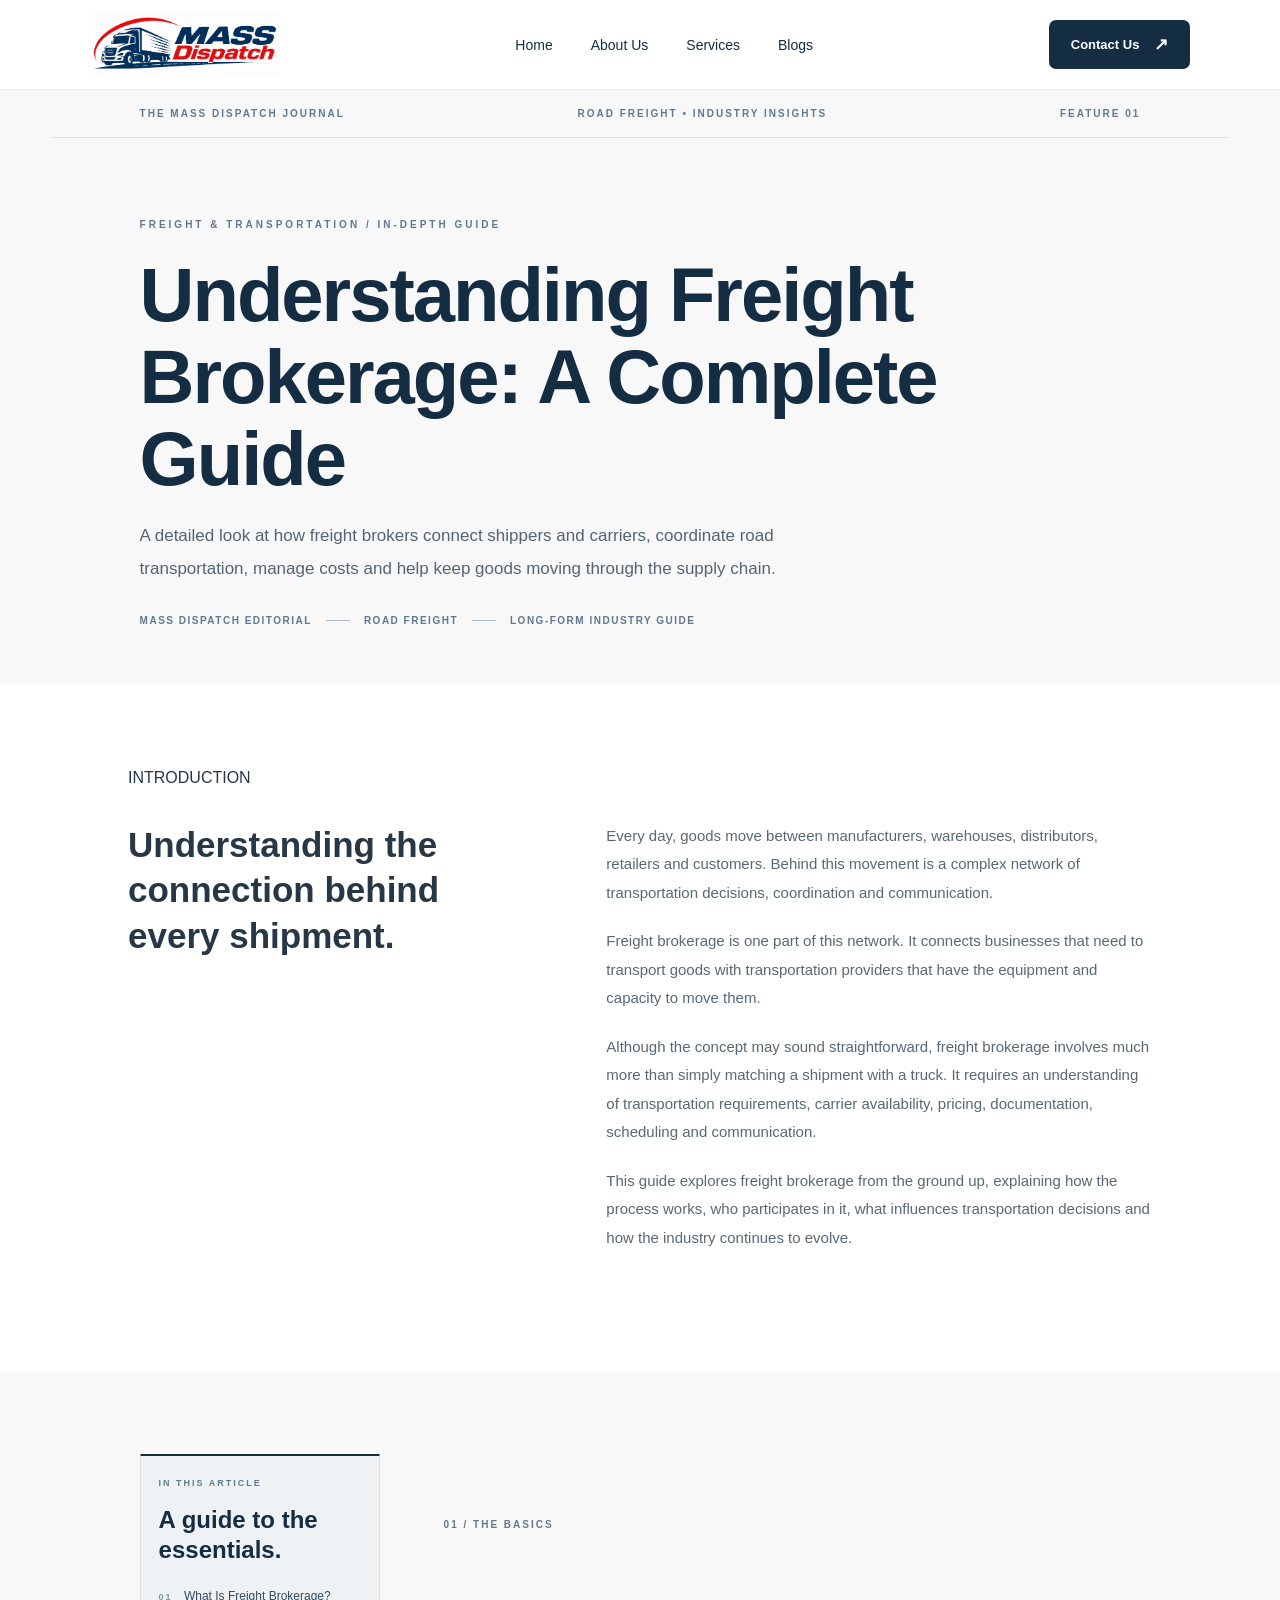
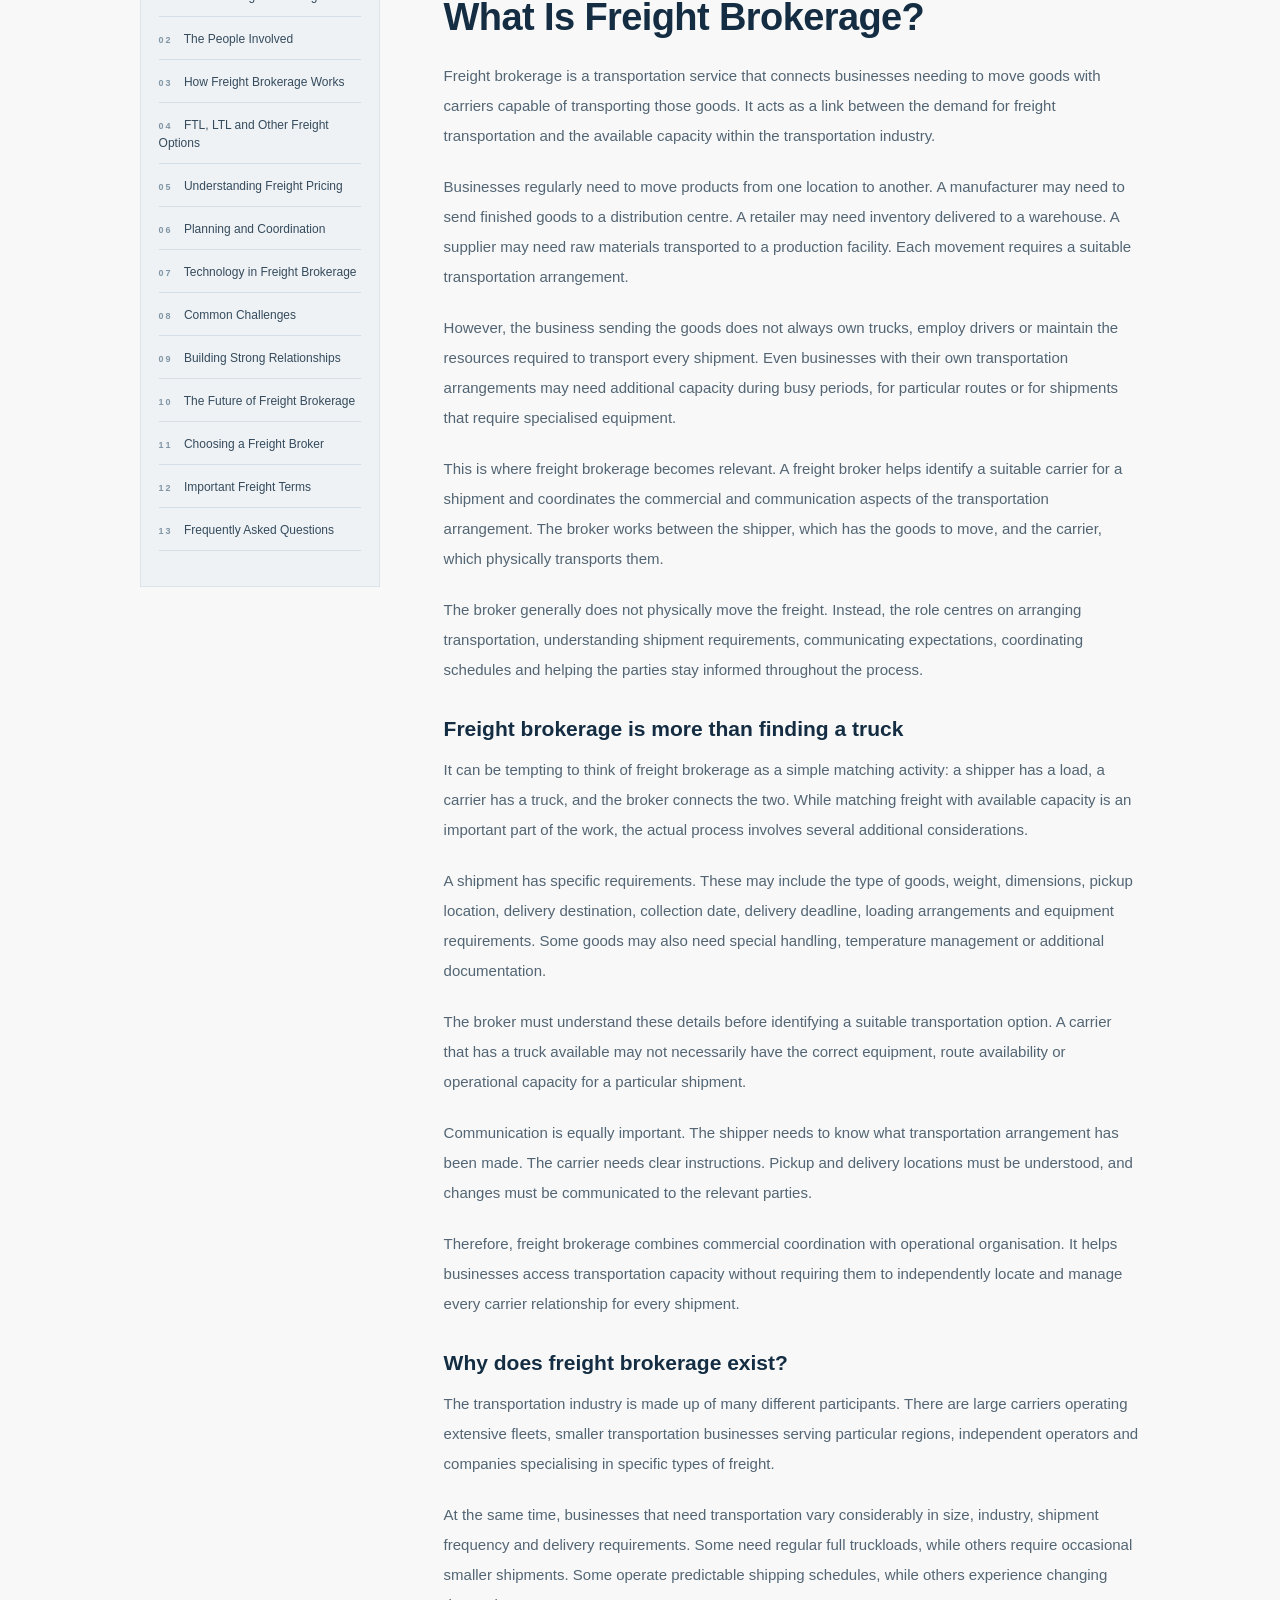
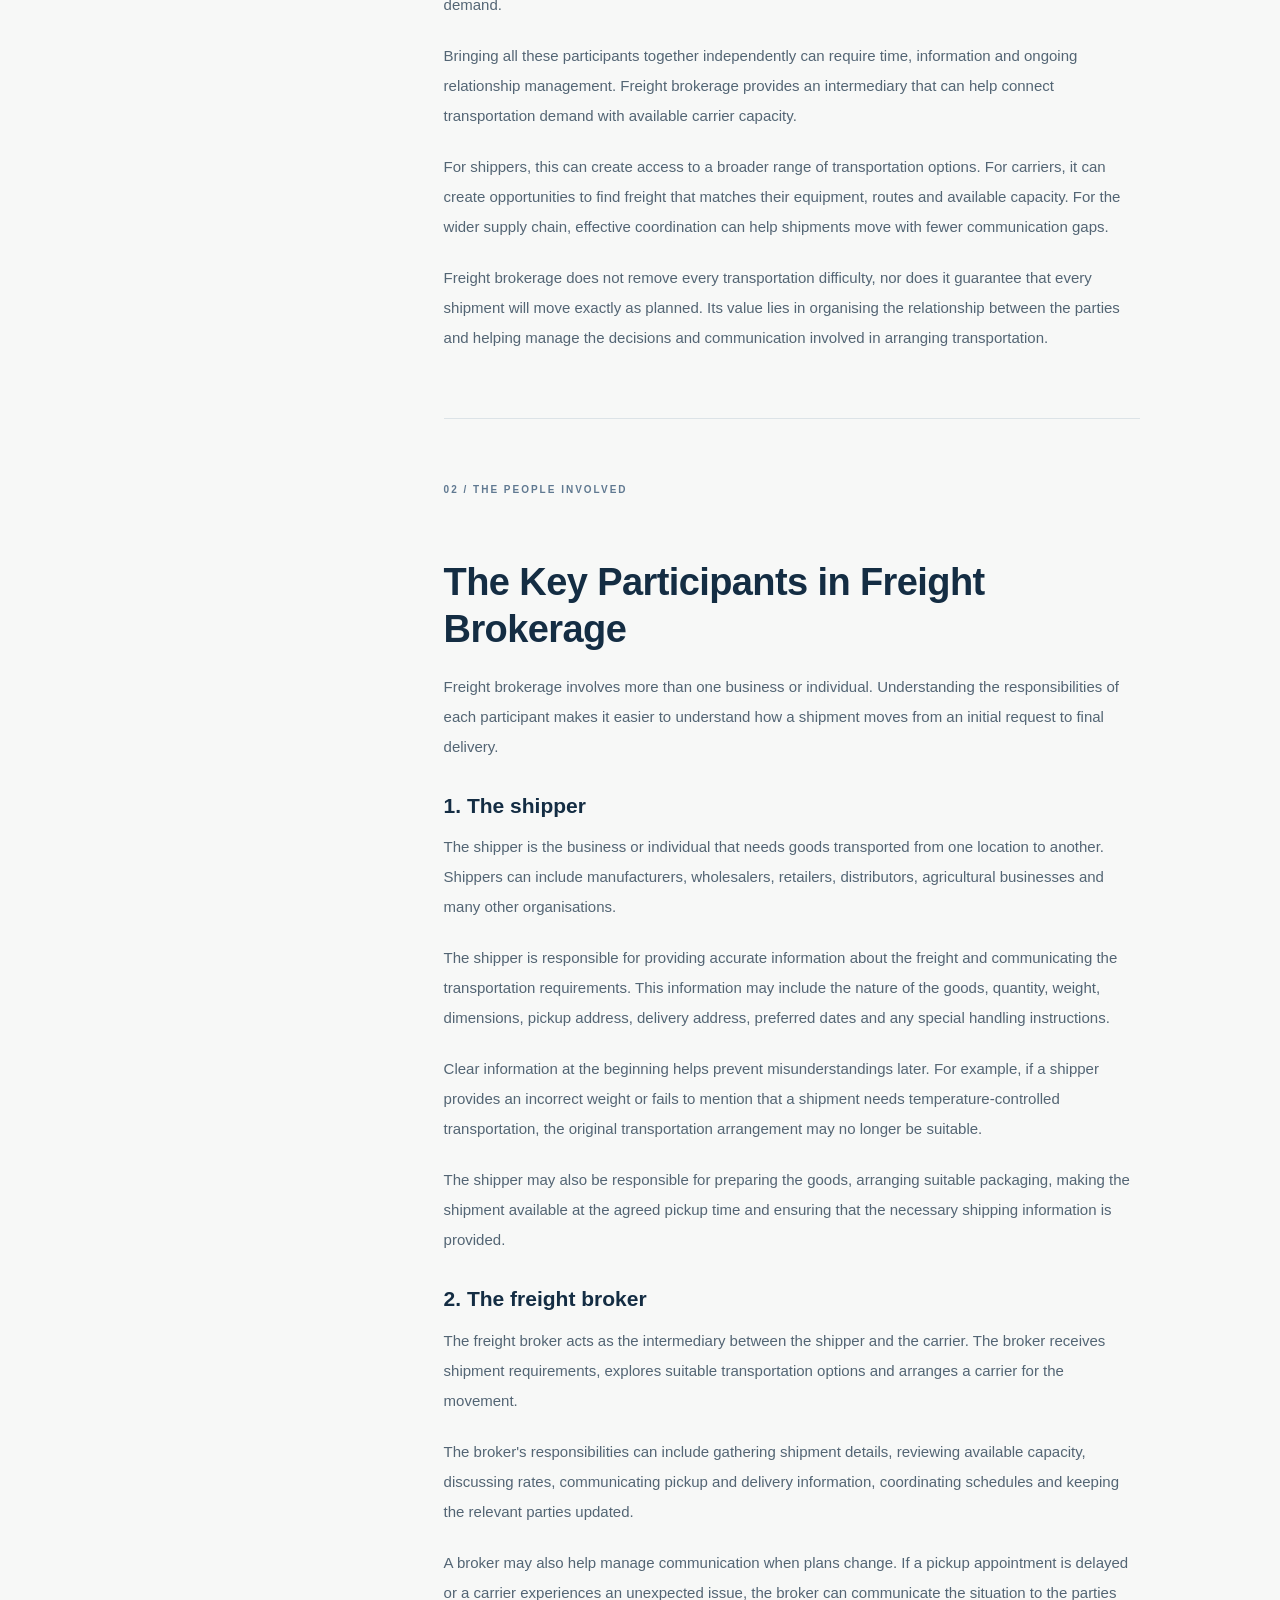
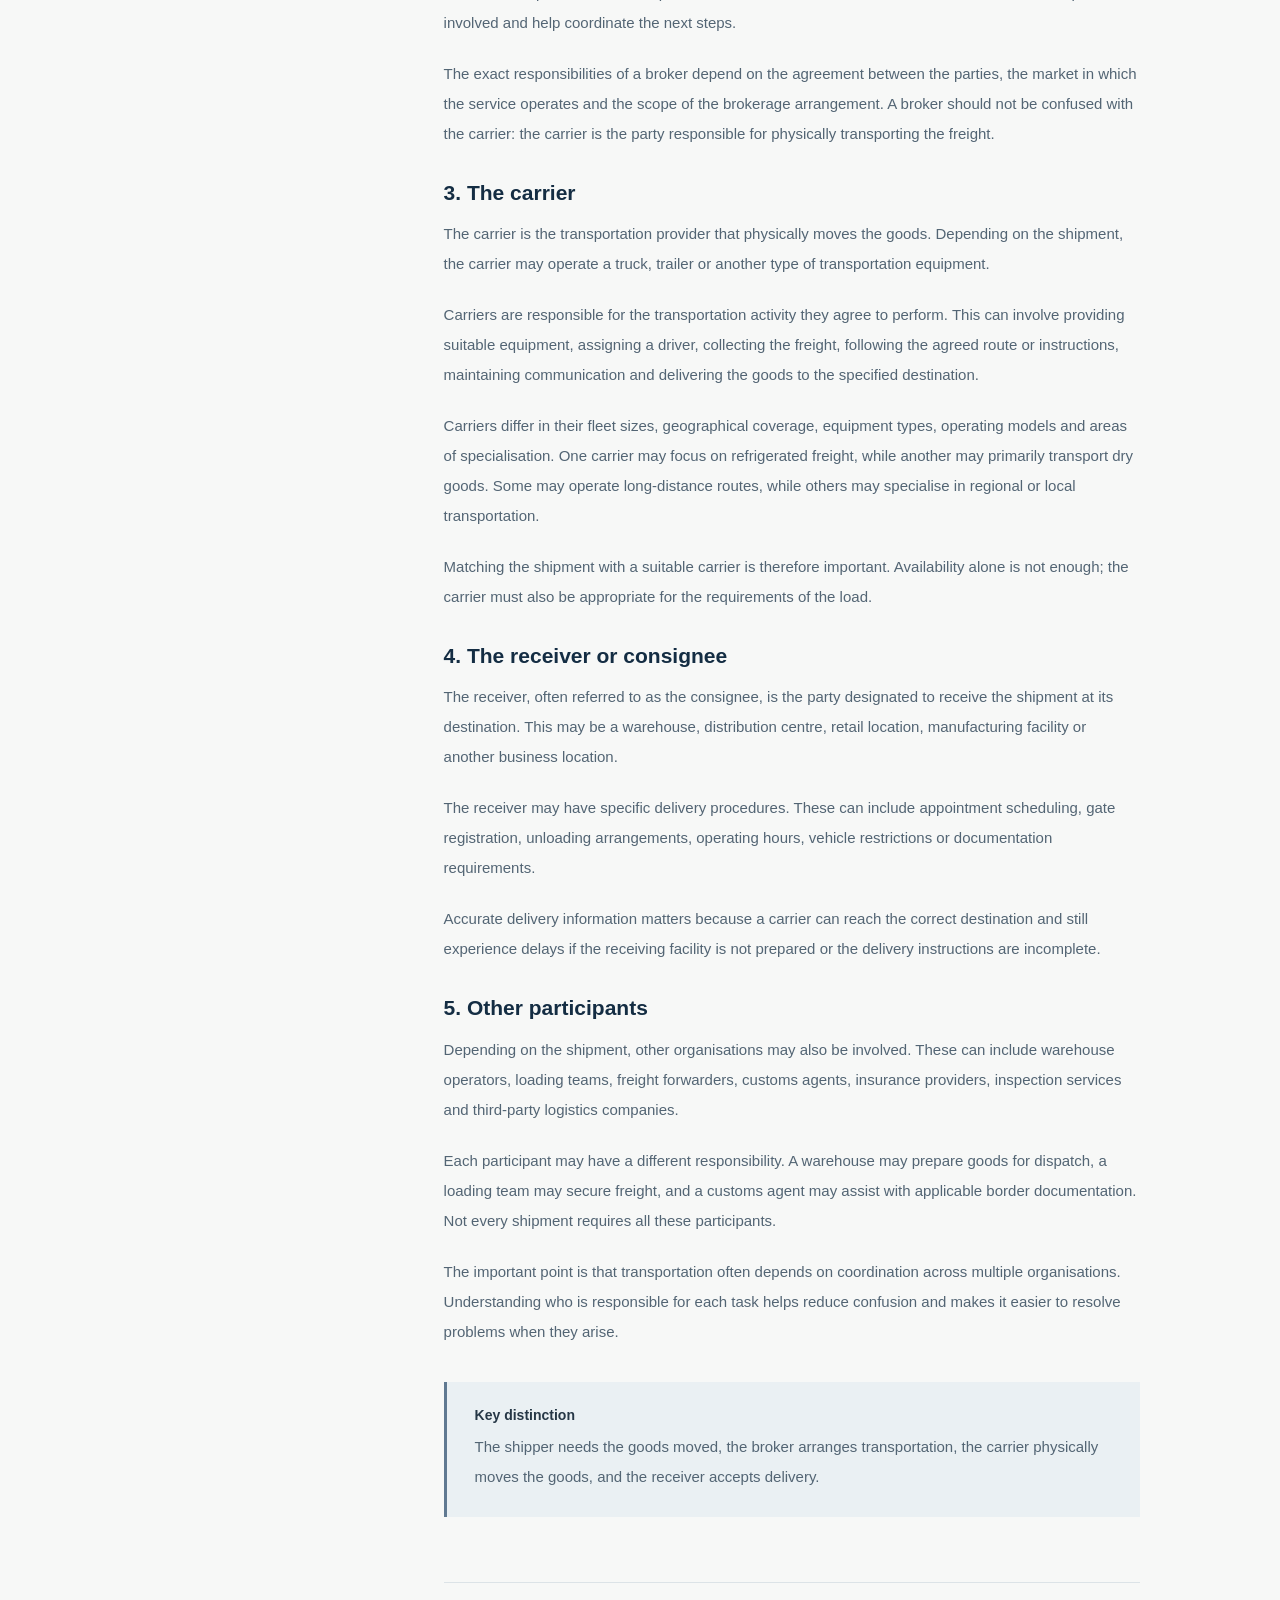
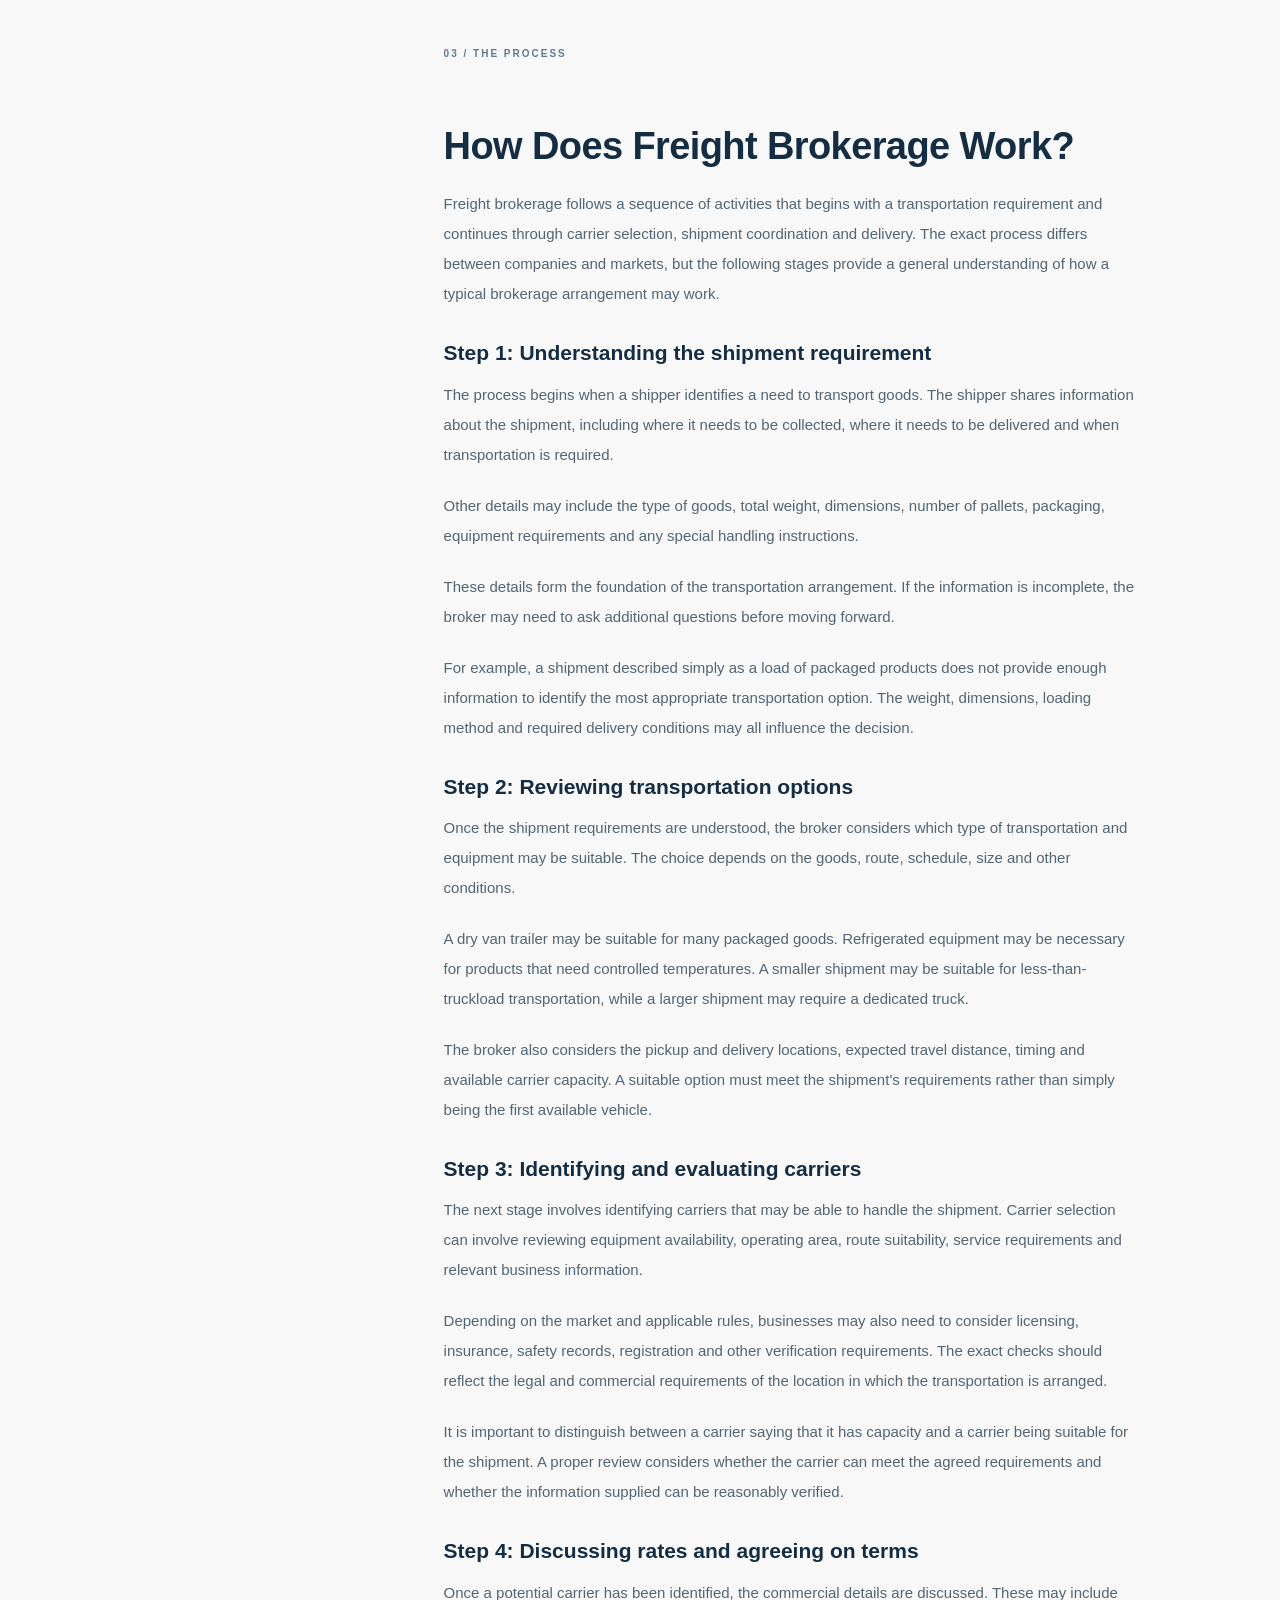
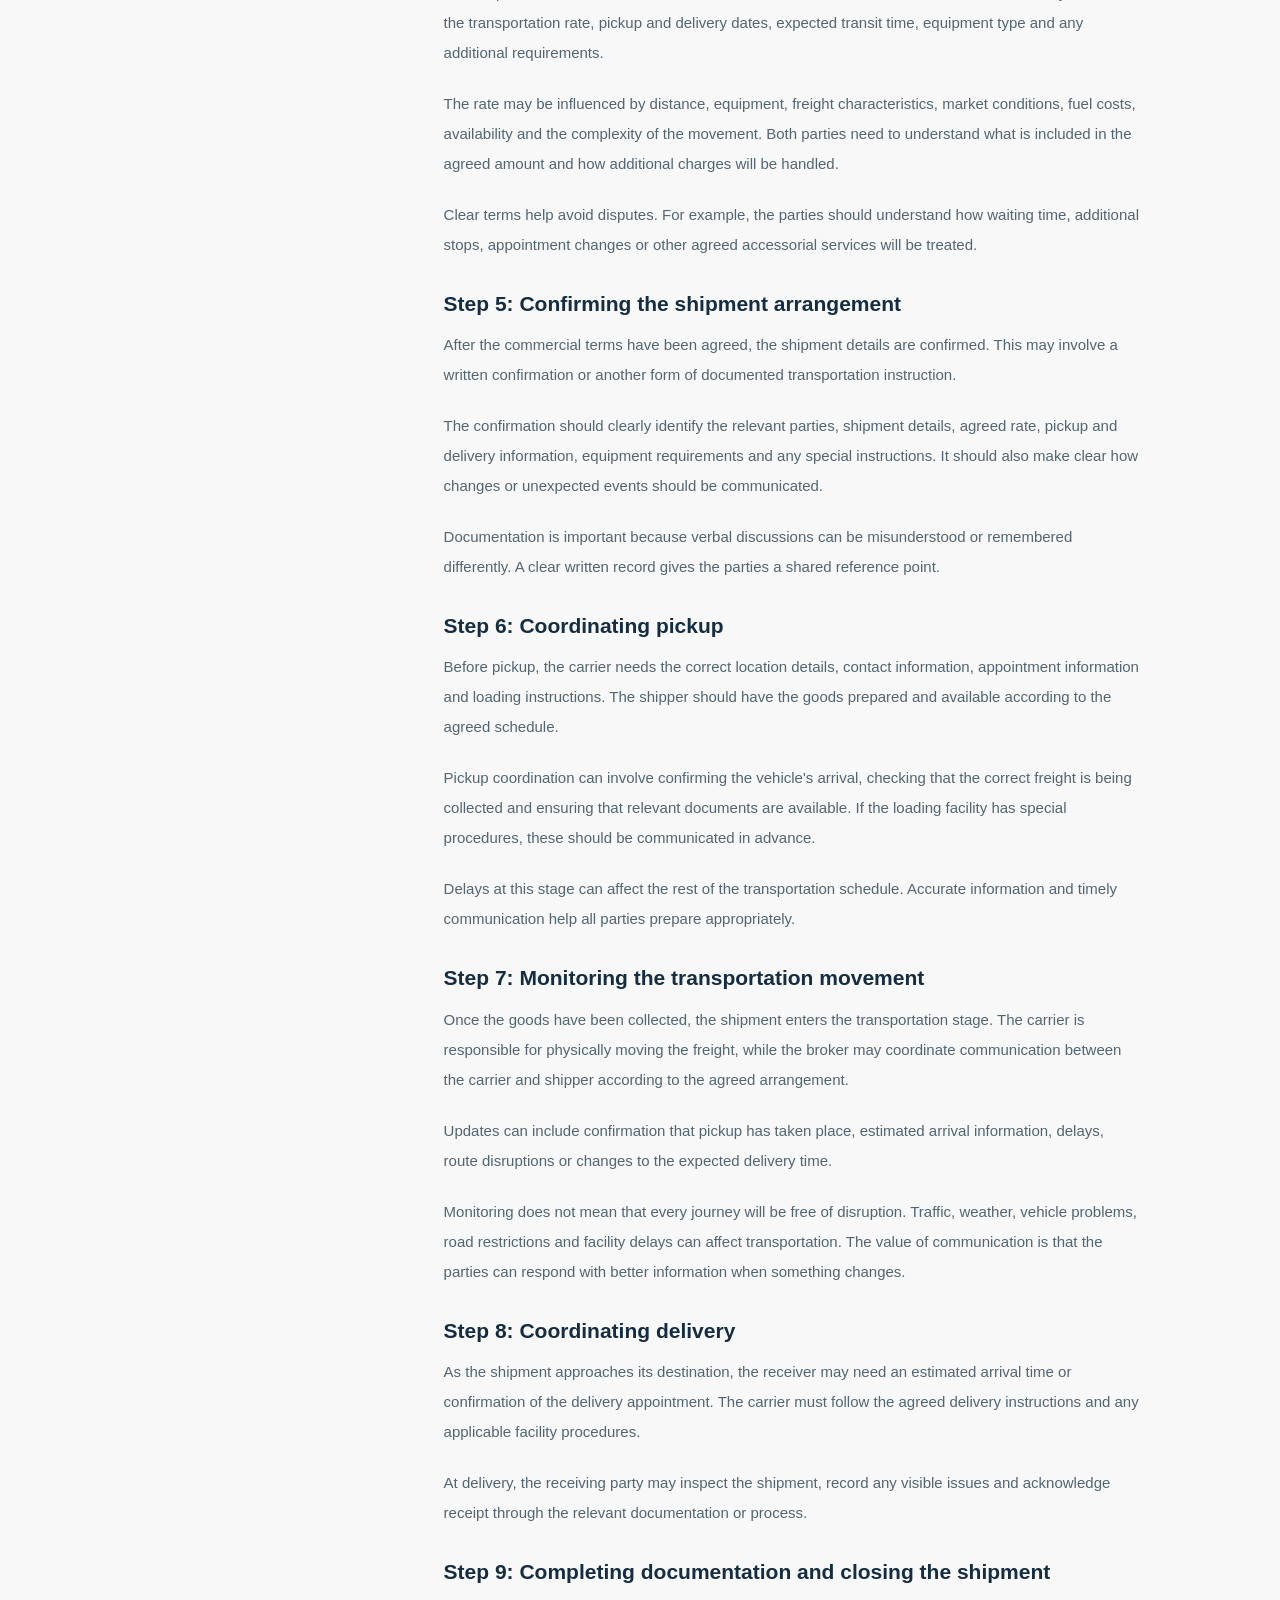
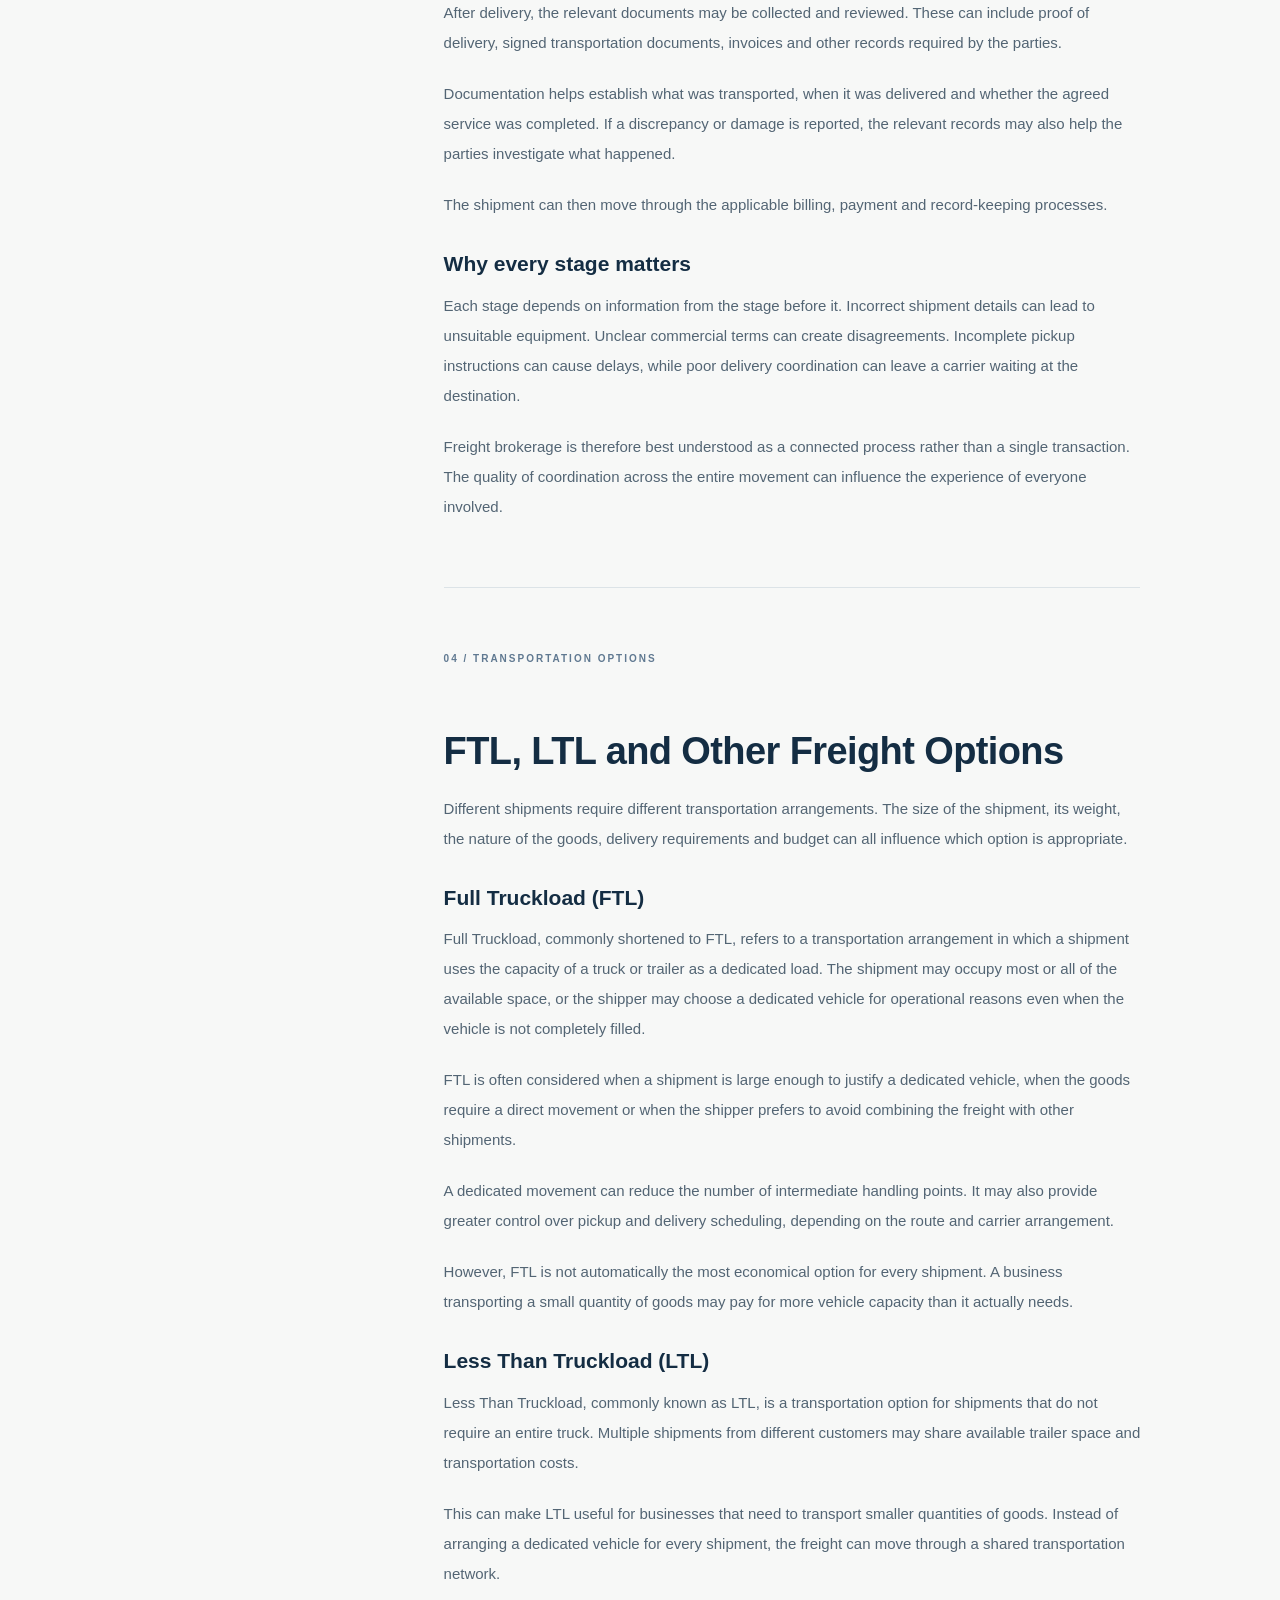
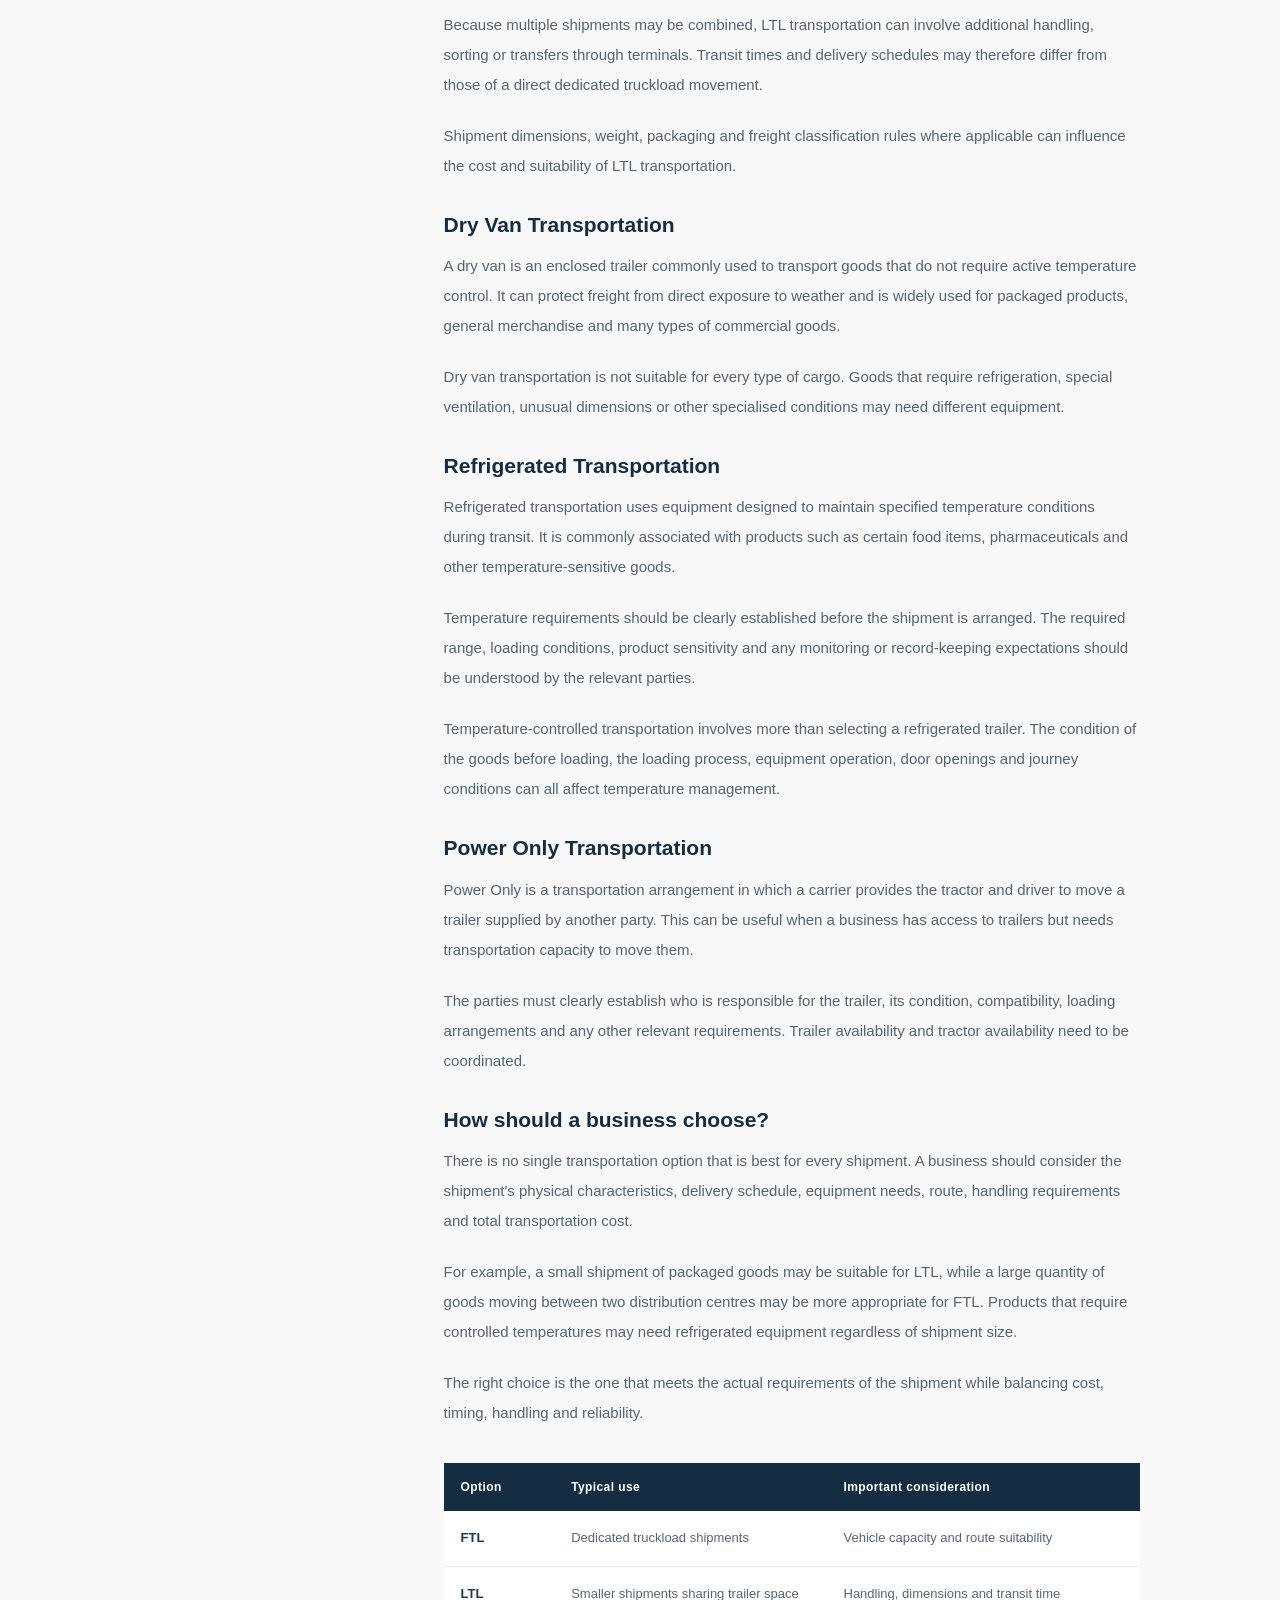
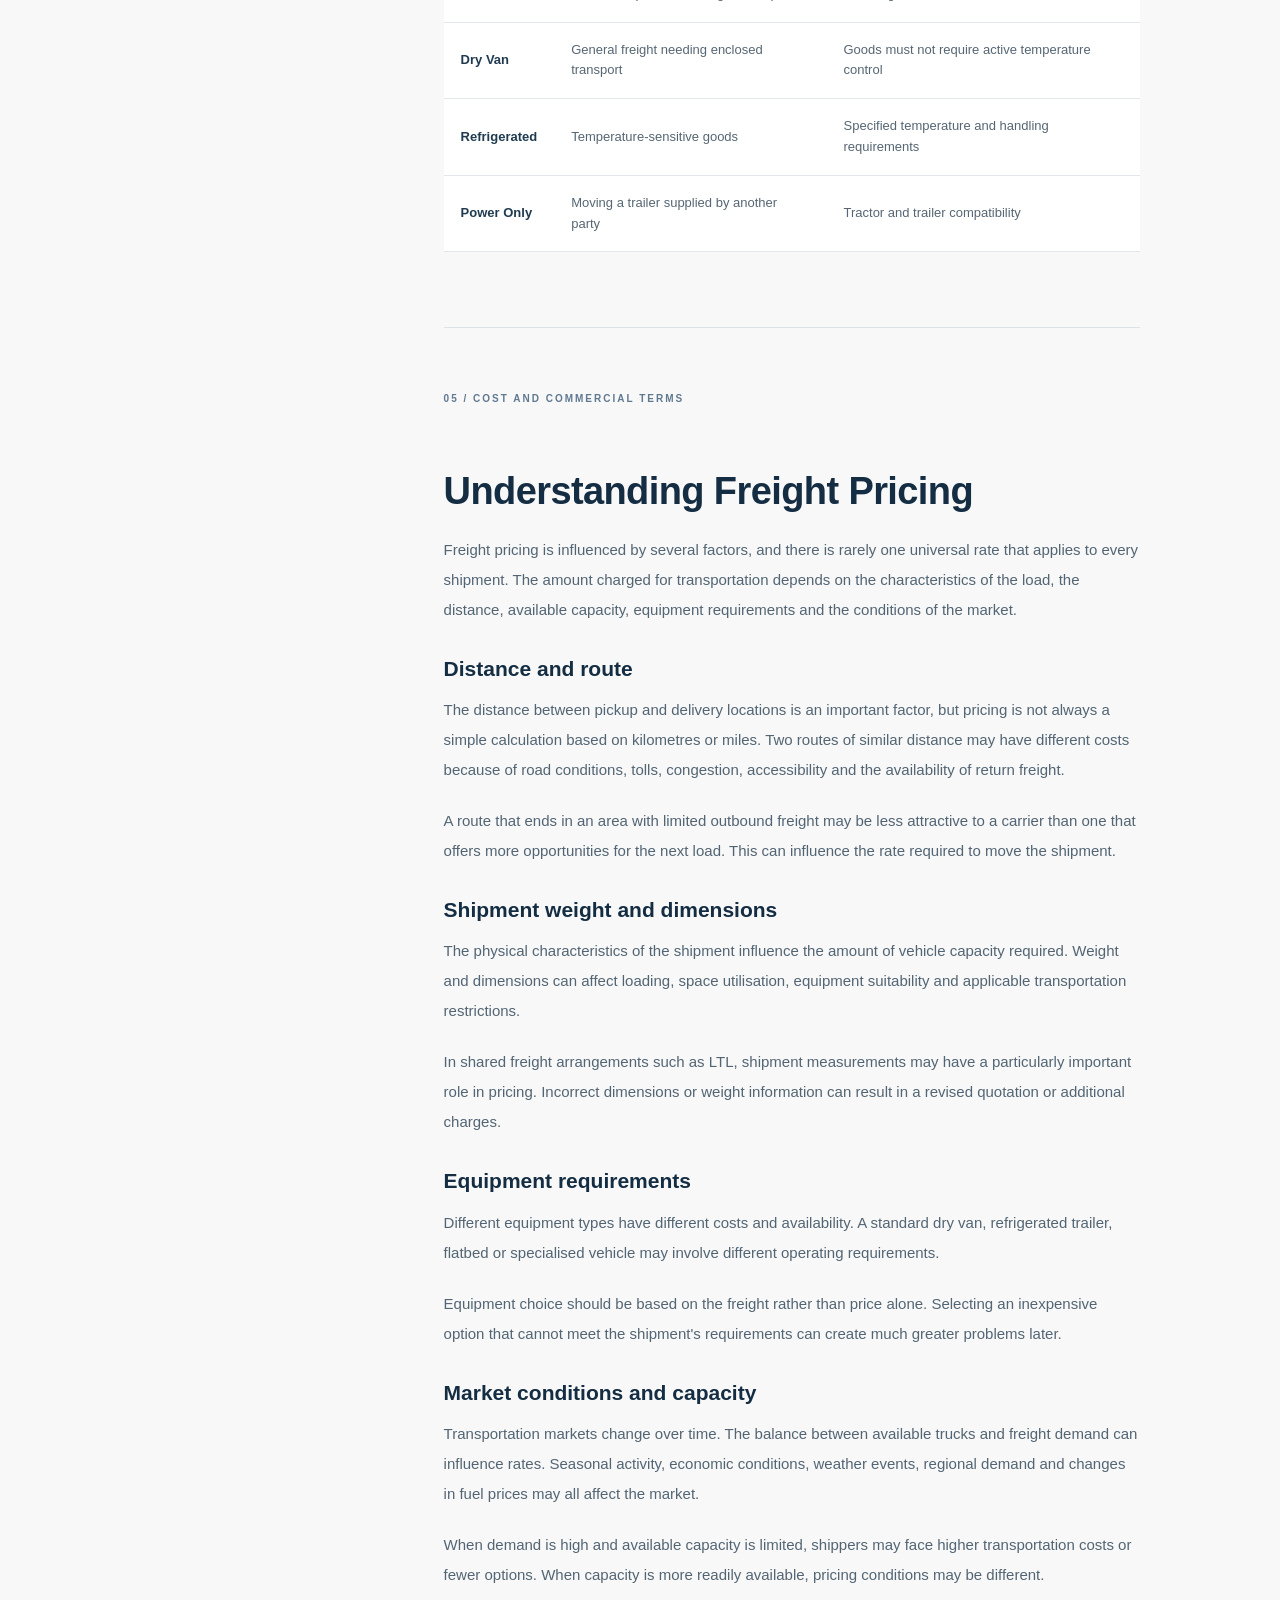
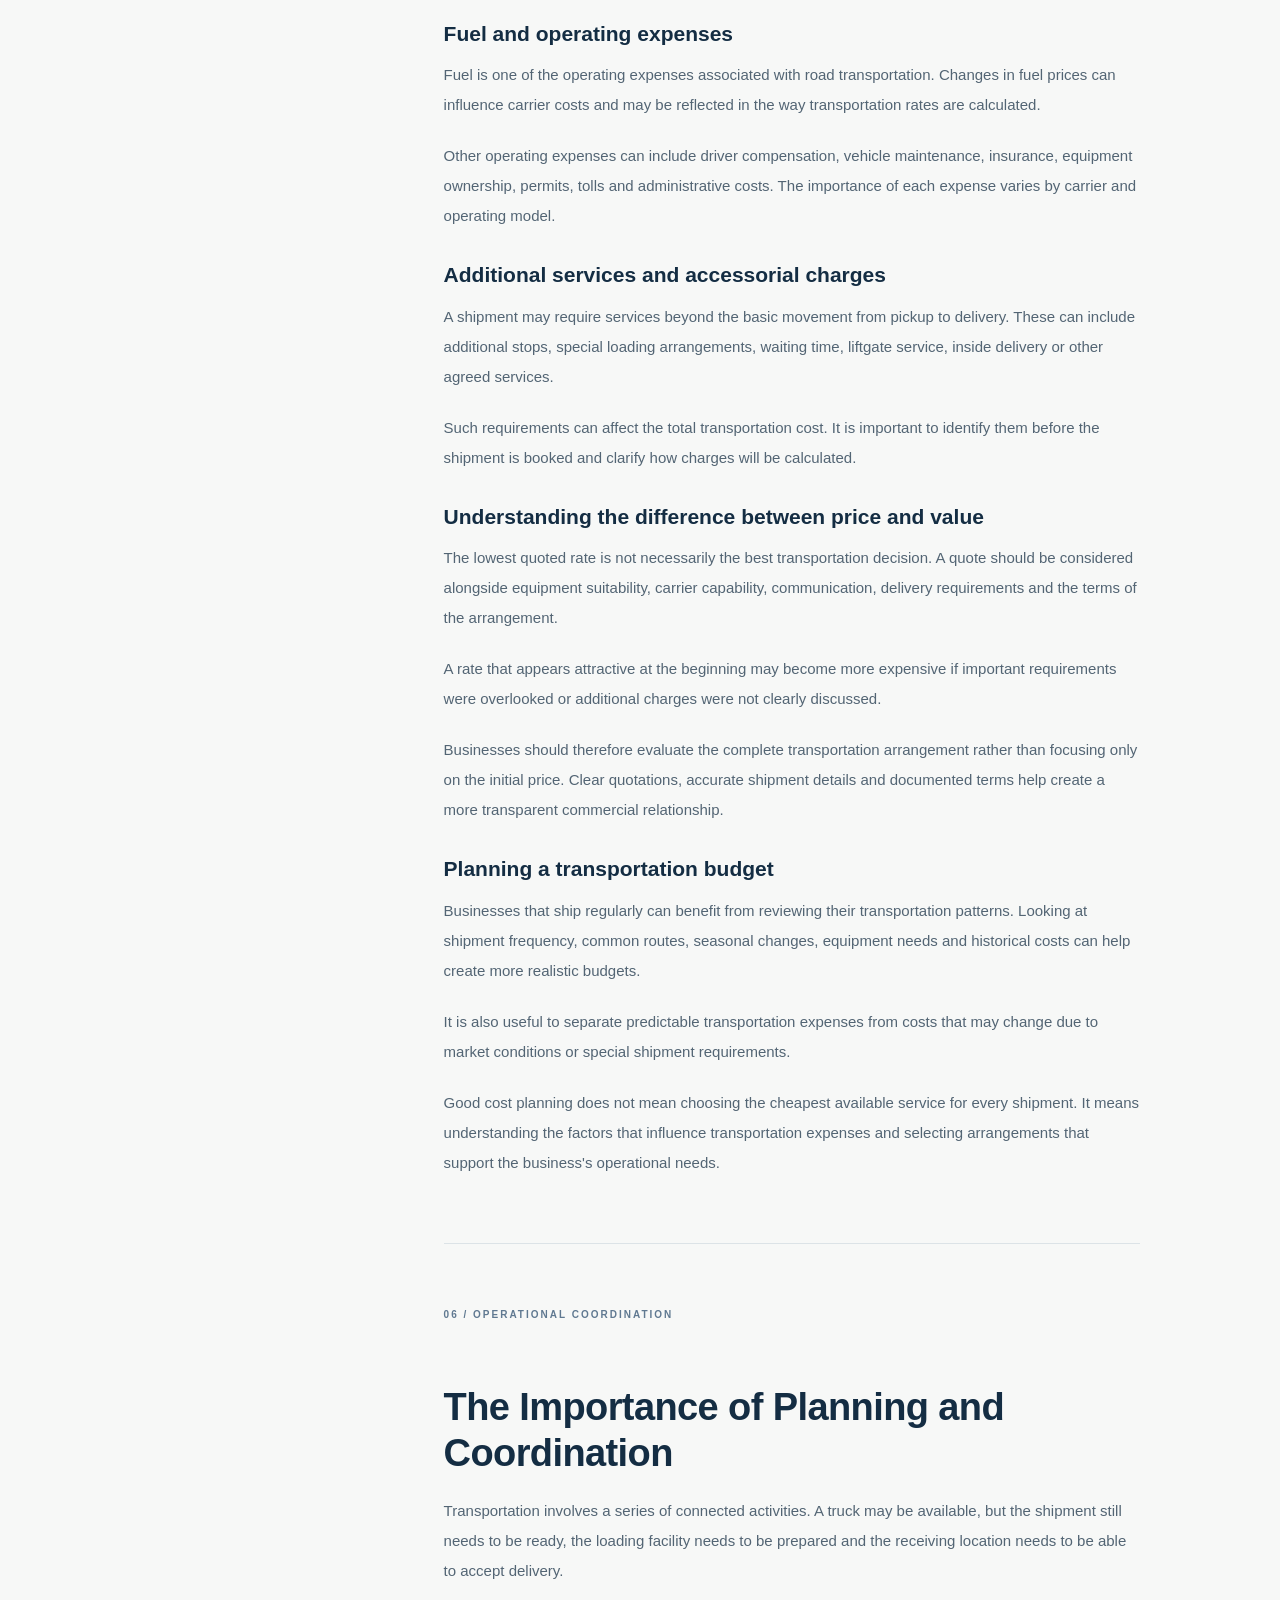
<file: blog-freight-brokerage.html>
<!DOCTYPE html>
<html lang="en">

<head>
    <meta charset="UTF-8">
    <meta name="viewport" content="width=device-width, initial-scale=1.0">

    <title>Understanding Freight Brokerage | MASS Dispatch Journal</title>

    <meta name="description"
          content="An in-depth guide to freight brokerage, how it works, the people involved and its role in modern transportation.">

    <link rel="stylesheet" href="style.css">
    <link rel="stylesheet" href="blog-magazine.css">
</head>

<body class="journal-page">

    <!-- NAVBAR -->
    <header class="navbar">

        <a href="index.html" class="logo">
            <img src="logo.png" alt="MASS Dispatch">
        </a>

        <nav class="nav-links" id="navLinks">
            <a href="index.html">Home</a>
            <a href="about.html">About Us</a>
            <a href="index.html#services">Services</a>
            <a href="blog.html">Blogs</a>
            <a href="contact.html" class="mobile-contact-link">Contact Us</a>
        </nav>

        <a href="contact.html" class="contact-btn">
            Contact Us <span>↗</span>
        </a>

        <button class="menu-toggle"
                id="menuToggle"
                aria-label="Open navigation menu"
                aria-expanded="false">
            <span></span>
            <span></span>
            <span></span>
        </button>

    </header>

    <div class="journal-masthead">
        <span>THE MASS DISPATCH JOURNAL</span>
        <span>ROAD FREIGHT • INDUSTRY INSIGHTS</span>
        <span>FEATURE 01</span>
    </div>



    
<!-- ARTICLE HERO -->
<header class="journal-intro">
    <span class="journal-kicker">FREIGHT &amp; TRANSPORTATION / IN-DEPTH GUIDE</span>
    <h1>Understanding Freight Brokerage: A Complete Guide</h1>
    <p class="journal-deck">A detailed look at how freight brokers connect shippers and carriers, coordinate road transportation, manage costs and help keep goods moving through the supply chain.</p>
    <div class="journal-byline"><span>MASS DISPATCH EDITORIAL</span><i></i><span>ROAD FREIGHT</span><i></i><span>LONG-FORM INDUSTRY GUIDE</span></div>
</header>


<!-- ARTICLE COVER IMAGE -->



<!-- ARTICLE INTRODUCTION -->
<section class="article-introduction">

    <div class="article-intro-label">
        <span></span>
        INTRODUCTION
    </div>

    <div class="article-intro-layout">

        <h2>
            Understanding the connection
            <span>behind every shipment.</span>
        </h2>

        <div class="article-intro-text">

            <p>
                Every day, goods move between manufacturers,
                warehouses, distributors, retailers and customers.
                Behind this movement is a complex network of
                transportation decisions, coordination and
                communication.
            </p>

            <p>
                Freight brokerage is one part of this network.
                It connects businesses that need to transport goods
                with transportation providers that have the
                equipment and capacity to move them.
            </p>

            <p>
                Although the concept may sound straightforward,
                freight brokerage involves much more than simply
                matching a shipment with a truck. It requires an
                understanding of transportation requirements,
                carrier availability, pricing, documentation,
                scheduling and communication.
            </p>

            <p>
                This guide explores freight brokerage from the
                ground up, explaining how the process works,
                who participates in it, what influences
                transportation decisions and how the industry
                continues to evolve.
            </p>

        </div>

    </div>

</section>


<!-- ARTICLE BODY -->
<article class="full-article journal-layout">

    <!-- TABLE OF CONTENTS -->
    <aside class="article-toc journal-contents">
        <div class="toc-heading">
            <span>IN THIS ARTICLE</span>
            <h2>A guide to the essentials.</h2>
        </div>

        <nav>
            <a href="#freight-brokerage-basics"><span>01</span> What Is Freight Brokerage?</a>
            <a href="#industry-roles"><span>02</span> The People Involved</a>
            <a href="#how-it-works"><span>03</span> How Freight Brokerage Works</a>
            <a href="#ftl-ltl"><span>04</span> FTL, LTL and Other Freight Options</a>
            <a href="#pricing"><span>05</span> Understanding Freight Pricing</a>
            <a href="#planning"><span>06</span> Planning and Coordination</a>
            <a href="#technology"><span>07</span> Technology in Freight Brokerage</a>
            <a href="#challenges"><span>08</span> Common Challenges</a>
            <a href="#relationships"><span>09</span> Building Strong Relationships</a>
            <a href="#future"><span>10</span> The Future of Freight Brokerage</a>
            <a href="#choosing-broker"><span>11</span> Choosing a Freight Broker</a>
            <a href="#glossary"><span>12</span> Important Freight Terms</a>
            <a href="#faq"><span>13</span> Frequently Asked Questions</a>
        </nav>
    </aside>

    <!-- ARTICLE CONTENT -->
    <div class="article-body journal-article">

        <section id="freight-brokerage-basics" class="article-section">
            <span class="section-number">01 / THE BASICS</span>
            <h2>What Is Freight Brokerage?</h2>

            <p>Freight brokerage is a transportation service that connects businesses needing to move goods with carriers capable of transporting those goods. It acts as a link between the demand for freight transportation and the available capacity within the transportation industry.</p>

            <p>Businesses regularly need to move products from one location to another. A manufacturer may need to send finished goods to a distribution centre. A retailer may need inventory delivered to a warehouse. A supplier may need raw materials transported to a production facility. Each movement requires a suitable transportation arrangement.</p>

            <p>However, the business sending the goods does not always own trucks, employ drivers or maintain the resources required to transport every shipment. Even businesses with their own transportation arrangements may need additional capacity during busy periods, for particular routes or for shipments that require specialised equipment.</p>

            <p>This is where freight brokerage becomes relevant. A freight broker helps identify a suitable carrier for a shipment and coordinates the commercial and communication aspects of the transportation arrangement. The broker works between the shipper, which has the goods to move, and the carrier, which physically transports them.</p>

            <p>The broker generally does not physically move the freight. Instead, the role centres on arranging transportation, understanding shipment requirements, communicating expectations, coordinating schedules and helping the parties stay informed throughout the process.</p>

            <h3>Freight brokerage is more than finding a truck</h3>

            <p>It can be tempting to think of freight brokerage as a simple matching activity: a shipper has a load, a carrier has a truck, and the broker connects the two. While matching freight with available capacity is an important part of the work, the actual process involves several additional considerations.</p>

            <p>A shipment has specific requirements. These may include the type of goods, weight, dimensions, pickup location, delivery destination, collection date, delivery deadline, loading arrangements and equipment requirements. Some goods may also need special handling, temperature management or additional documentation.</p>

            <p>The broker must understand these details before identifying a suitable transportation option. A carrier that has a truck available may not necessarily have the correct equipment, route availability or operational capacity for a particular shipment.</p>

            <p>Communication is equally important. The shipper needs to know what transportation arrangement has been made. The carrier needs clear instructions. Pickup and delivery locations must be understood, and changes must be communicated to the relevant parties.</p>

            <p>Therefore, freight brokerage combines commercial coordination with operational organisation. It helps businesses access transportation capacity without requiring them to independently locate and manage every carrier relationship for every shipment.</p>

            <h3>Why does freight brokerage exist?</h3>

            <p>The transportation industry is made up of many different participants. There are large carriers operating extensive fleets, smaller transportation businesses serving particular regions, independent operators and companies specialising in specific types of freight.</p>

            <p>At the same time, businesses that need transportation vary considerably in size, industry, shipment frequency and delivery requirements. Some need regular full truckloads, while others require occasional smaller shipments. Some operate predictable shipping schedules, while others experience changing demand.</p>

            <p>Bringing all these participants together independently can require time, information and ongoing relationship management. Freight brokerage provides an intermediary that can help connect transportation demand with available carrier capacity.</p>

            <p>For shippers, this can create access to a broader range of transportation options. For carriers, it can create opportunities to find freight that matches their equipment, routes and available capacity. For the wider supply chain, effective coordination can help shipments move with fewer communication gaps.</p>

            <p>Freight brokerage does not remove every transportation difficulty, nor does it guarantee that every shipment will move exactly as planned. Its value lies in organising the relationship between the parties and helping manage the decisions and communication involved in arranging transportation.</p>
        </section>



        <section id="industry-roles" class="article-section">
            <span class="section-number">02 / THE PEOPLE INVOLVED</span>
            <h2>The Key Participants in Freight Brokerage</h2>

            <p>Freight brokerage involves more than one business or individual. Understanding the responsibilities of each participant makes it easier to understand how a shipment moves from an initial request to final delivery.</p>

            <h3>1. The shipper</h3>

            <p>The shipper is the business or individual that needs goods transported from one location to another. Shippers can include manufacturers, wholesalers, retailers, distributors, agricultural businesses and many other organisations.</p>

            <p>The shipper is responsible for providing accurate information about the freight and communicating the transportation requirements. This information may include the nature of the goods, quantity, weight, dimensions, pickup address, delivery address, preferred dates and any special handling instructions.</p>

            <p>Clear information at the beginning helps prevent misunderstandings later. For example, if a shipper provides an incorrect weight or fails to mention that a shipment needs temperature-controlled transportation, the original transportation arrangement may no longer be suitable.</p>

            <p>The shipper may also be responsible for preparing the goods, arranging suitable packaging, making the shipment available at the agreed pickup time and ensuring that the necessary shipping information is provided.</p>

            <h3>2. The freight broker</h3>

            <p>The freight broker acts as the intermediary between the shipper and the carrier. The broker receives shipment requirements, explores suitable transportation options and arranges a carrier for the movement.</p>

            <p>The broker's responsibilities can include gathering shipment details, reviewing available capacity, discussing rates, communicating pickup and delivery information, coordinating schedules and keeping the relevant parties updated.</p>

            <p>A broker may also help manage communication when plans change. If a pickup appointment is delayed or a carrier experiences an unexpected issue, the broker can communicate the situation to the parties involved and help coordinate the next steps.</p>

            <p>The exact responsibilities of a broker depend on the agreement between the parties, the market in which the service operates and the scope of the brokerage arrangement. A broker should not be confused with the carrier: the carrier is the party responsible for physically transporting the freight.</p>

            <h3>3. The carrier</h3>

            <p>The carrier is the transportation provider that physically moves the goods. Depending on the shipment, the carrier may operate a truck, trailer or another type of transportation equipment.</p>

            <p>Carriers are responsible for the transportation activity they agree to perform. This can involve providing suitable equipment, assigning a driver, collecting the freight, following the agreed route or instructions, maintaining communication and delivering the goods to the specified destination.</p>

            <p>Carriers differ in their fleet sizes, geographical coverage, equipment types, operating models and areas of specialisation. One carrier may focus on refrigerated freight, while another may primarily transport dry goods. Some may operate long-distance routes, while others may specialise in regional or local transportation.</p>

            <p>Matching the shipment with a suitable carrier is therefore important. Availability alone is not enough; the carrier must also be appropriate for the requirements of the load.</p>

            <h3>4. The receiver or consignee</h3>

            <p>The receiver, often referred to as the consignee, is the party designated to receive the shipment at its destination. This may be a warehouse, distribution centre, retail location, manufacturing facility or another business location.</p>

            <p>The receiver may have specific delivery procedures. These can include appointment scheduling, gate registration, unloading arrangements, operating hours, vehicle restrictions or documentation requirements.</p>

            <p>Accurate delivery information matters because a carrier can reach the correct destination and still experience delays if the receiving facility is not prepared or the delivery instructions are incomplete.</p>

            <h3>5. Other participants</h3>

            <p>Depending on the shipment, other organisations may also be involved. These can include warehouse operators, loading teams, freight forwarders, customs agents, insurance providers, inspection services and third-party logistics companies.</p>

            <p>Each participant may have a different responsibility. A warehouse may prepare goods for dispatch, a loading team may secure freight, and a customs agent may assist with applicable border documentation. Not every shipment requires all these participants.</p>

            <p>The important point is that transportation often depends on coordination across multiple organisations. Understanding who is responsible for each task helps reduce confusion and makes it easier to resolve problems when they arise.</p>

            <div class="article-note">
                <strong>Key distinction</strong>
                <p>The shipper needs the goods moved, the broker arranges transportation, the carrier physically moves the goods, and the receiver accepts delivery.</p>
            </div>
        </section>

        <section id="how-it-works" class="article-section">
            <span class="section-number">03 / THE PROCESS</span>
            <h2>How Does Freight Brokerage Work?</h2>

            <p>Freight brokerage follows a sequence of activities that begins with a transportation requirement and continues through carrier selection, shipment coordination and delivery. The exact process differs between companies and markets, but the following stages provide a general understanding of how a typical brokerage arrangement may work.</p>

            <h3>Step 1: Understanding the shipment requirement</h3>

            <p>The process begins when a shipper identifies a need to transport goods. The shipper shares information about the shipment, including where it needs to be collected, where it needs to be delivered and when transportation is required.</p>

            <p>Other details may include the type of goods, total weight, dimensions, number of pallets, packaging, equipment requirements and any special handling instructions.</p>

            <p>These details form the foundation of the transportation arrangement. If the information is incomplete, the broker may need to ask additional questions before moving forward.</p>

            <p>For example, a shipment described simply as a load of packaged products does not provide enough information to identify the most appropriate transportation option. The weight, dimensions, loading method and required delivery conditions may all influence the decision.</p>

            <h3>Step 2: Reviewing transportation options</h3>

            <p>Once the shipment requirements are understood, the broker considers which type of transportation and equipment may be suitable. The choice depends on the goods, route, schedule, size and other conditions.</p>

            <p>A dry van trailer may be suitable for many packaged goods. Refrigerated equipment may be necessary for products that need controlled temperatures. A smaller shipment may be suitable for less-than-truckload transportation, while a larger shipment may require a dedicated truck.</p>

            <p>The broker also considers the pickup and delivery locations, expected travel distance, timing and available carrier capacity. A suitable option must meet the shipment's requirements rather than simply being the first available vehicle.</p>

            <h3>Step 3: Identifying and evaluating carriers</h3>

            <p>The next stage involves identifying carriers that may be able to handle the shipment. Carrier selection can involve reviewing equipment availability, operating area, route suitability, service requirements and relevant business information.</p>

            <p>Depending on the market and applicable rules, businesses may also need to consider licensing, insurance, safety records, registration and other verification requirements. The exact checks should reflect the legal and commercial requirements of the location in which the transportation is arranged.</p>

            <p>It is important to distinguish between a carrier saying that it has capacity and a carrier being suitable for the shipment. A proper review considers whether the carrier can meet the agreed requirements and whether the information supplied can be reasonably verified.</p>

            <h3>Step 4: Discussing rates and agreeing on terms</h3>

            <p>Once a potential carrier has been identified, the commercial details are discussed. These may include the transportation rate, pickup and delivery dates, expected transit time, equipment type and any additional requirements.</p>

            <p>The rate may be influenced by distance, equipment, freight characteristics, market conditions, fuel costs, availability and the complexity of the movement. Both parties need to understand what is included in the agreed amount and how additional charges will be handled.</p>

            <p>Clear terms help avoid disputes. For example, the parties should understand how waiting time, additional stops, appointment changes or other agreed accessorial services will be treated.</p>

            <h3>Step 5: Confirming the shipment arrangement</h3>

            <p>After the commercial terms have been agreed, the shipment details are confirmed. This may involve a written confirmation or another form of documented transportation instruction.</p>

            <p>The confirmation should clearly identify the relevant parties, shipment details, agreed rate, pickup and delivery information, equipment requirements and any special instructions. It should also make clear how changes or unexpected events should be communicated.</p>

            <p>Documentation is important because verbal discussions can be misunderstood or remembered differently. A clear written record gives the parties a shared reference point.</p>

            <h3>Step 6: Coordinating pickup</h3>

            <p>Before pickup, the carrier needs the correct location details, contact information, appointment information and loading instructions. The shipper should have the goods prepared and available according to the agreed schedule.</p>

            <p>Pickup coordination can involve confirming the vehicle's arrival, checking that the correct freight is being collected and ensuring that relevant documents are available. If the loading facility has special procedures, these should be communicated in advance.</p>

            <p>Delays at this stage can affect the rest of the transportation schedule. Accurate information and timely communication help all parties prepare appropriately.</p>

            <h3>Step 7: Monitoring the transportation movement</h3>

            <p>Once the goods have been collected, the shipment enters the transportation stage. The carrier is responsible for physically moving the freight, while the broker may coordinate communication between the carrier and shipper according to the agreed arrangement.</p>

            <p>Updates can include confirmation that pickup has taken place, estimated arrival information, delays, route disruptions or changes to the expected delivery time.</p>

            <p>Monitoring does not mean that every journey will be free of disruption. Traffic, weather, vehicle problems, road restrictions and facility delays can affect transportation. The value of communication is that the parties can respond with better information when something changes.</p>

            <h3>Step 8: Coordinating delivery</h3>

            <p>As the shipment approaches its destination, the receiver may need an estimated arrival time or confirmation of the delivery appointment. The carrier must follow the agreed delivery instructions and any applicable facility procedures.</p>

            <p>At delivery, the receiving party may inspect the shipment, record any visible issues and acknowledge receipt through the relevant documentation or process.</p>

            <h3>Step 9: Completing documentation and closing the shipment</h3>

            <p>After delivery, the relevant documents may be collected and reviewed. These can include proof of delivery, signed transportation documents, invoices and other records required by the parties.</p>

            <p>Documentation helps establish what was transported, when it was delivered and whether the agreed service was completed. If a discrepancy or damage is reported, the relevant records may also help the parties investigate what happened.</p>

            <p>The shipment can then move through the applicable billing, payment and record-keeping processes.</p>

            <h3>Why every stage matters</h3>

            <p>Each stage depends on information from the stage before it. Incorrect shipment details can lead to unsuitable equipment. Unclear commercial terms can create disagreements. Incomplete pickup instructions can cause delays, while poor delivery coordination can leave a carrier waiting at the destination.</p>

            <p>Freight brokerage is therefore best understood as a connected process rather than a single transaction. The quality of coordination across the entire movement can influence the experience of everyone involved.</p>
        </section>



        <section id="ftl-ltl" class="article-section">
            <span class="section-number">04 / TRANSPORTATION OPTIONS</span>
            <h2>FTL, LTL and Other Freight Options</h2>

            <p>Different shipments require different transportation arrangements. The size of the shipment, its weight, the nature of the goods, delivery requirements and budget can all influence which option is appropriate.</p>

            <h3>Full Truckload (FTL)</h3>

            <p>Full Truckload, commonly shortened to FTL, refers to a transportation arrangement in which a shipment uses the capacity of a truck or trailer as a dedicated load. The shipment may occupy most or all of the available space, or the shipper may choose a dedicated vehicle for operational reasons even when the vehicle is not completely filled.</p>

            <p>FTL is often considered when a shipment is large enough to justify a dedicated vehicle, when the goods require a direct movement or when the shipper prefers to avoid combining the freight with other shipments.</p>

            <p>A dedicated movement can reduce the number of intermediate handling points. It may also provide greater control over pickup and delivery scheduling, depending on the route and carrier arrangement.</p>

            <p>However, FTL is not automatically the most economical option for every shipment. A business transporting a small quantity of goods may pay for more vehicle capacity than it actually needs.</p>

            <h3>Less Than Truckload (LTL)</h3>

            <p>Less Than Truckload, commonly known as LTL, is a transportation option for shipments that do not require an entire truck. Multiple shipments from different customers may share available trailer space and transportation costs.</p>

            <p>This can make LTL useful for businesses that need to transport smaller quantities of goods. Instead of arranging a dedicated vehicle for every shipment, the freight can move through a shared transportation network.</p>

            <p>Because multiple shipments may be combined, LTL transportation can involve additional handling, sorting or transfers through terminals. Transit times and delivery schedules may therefore differ from those of a direct dedicated truckload movement.</p>

            <p>Shipment dimensions, weight, packaging and freight classification rules where applicable can influence the cost and suitability of LTL transportation.</p>

            <h3>Dry Van Transportation</h3>

            <p>A dry van is an enclosed trailer commonly used to transport goods that do not require active temperature control. It can protect freight from direct exposure to weather and is widely used for packaged products, general merchandise and many types of commercial goods.</p>

            <p>Dry van transportation is not suitable for every type of cargo. Goods that require refrigeration, special ventilation, unusual dimensions or other specialised conditions may need different equipment.</p>

            <h3>Refrigerated Transportation</h3>

            <p>Refrigerated transportation uses equipment designed to maintain specified temperature conditions during transit. It is commonly associated with products such as certain food items, pharmaceuticals and other temperature-sensitive goods.</p>

            <p>Temperature requirements should be clearly established before the shipment is arranged. The required range, loading conditions, product sensitivity and any monitoring or record-keeping expectations should be understood by the relevant parties.</p>

            <p>Temperature-controlled transportation involves more than selecting a refrigerated trailer. The condition of the goods before loading, the loading process, equipment operation, door openings and journey conditions can all affect temperature management.</p>

            <h3>Power Only Transportation</h3>

            <p>Power Only is a transportation arrangement in which a carrier provides the tractor and driver to move a trailer supplied by another party. This can be useful when a business has access to trailers but needs transportation capacity to move them.</p>

            <p>The parties must clearly establish who is responsible for the trailer, its condition, compatibility, loading arrangements and any other relevant requirements. Trailer availability and tractor availability need to be coordinated.</p>

            <h3>How should a business choose?</h3>

            <p>There is no single transportation option that is best for every shipment. A business should consider the shipment's physical characteristics, delivery schedule, equipment needs, route, handling requirements and total transportation cost.</p>

            <p>For example, a small shipment of packaged goods may be suitable for LTL, while a large quantity of goods moving between two distribution centres may be more appropriate for FTL. Products that require controlled temperatures may need refrigerated equipment regardless of shipment size.</p>

            <p>The right choice is the one that meets the actual requirements of the shipment while balancing cost, timing, handling and reliability.</p>

            <div class="article-table-wrap">
                <table class="article-comparison">
                    <thead>
                        <tr>
                            <th>Option</th>
                            <th>Typical use</th>
                            <th>Important consideration</th>
                        </tr>
                    </thead>
                    <tbody>
                        <tr>
                            <td>FTL</td>
                            <td>Dedicated truckload shipments</td>
                            <td>Vehicle capacity and route suitability</td>
                        </tr>
                        <tr>
                            <td>LTL</td>
                            <td>Smaller shipments sharing trailer space</td>
                            <td>Handling, dimensions and transit time</td>
                        </tr>
                        <tr>
                            <td>Dry Van</td>
                            <td>General freight needing enclosed transport</td>
                            <td>Goods must not require active temperature control</td>
                        </tr>
                        <tr>
                            <td>Refrigerated</td>
                            <td>Temperature-sensitive goods</td>
                            <td>Specified temperature and handling requirements</td>
                        </tr>
                        <tr>
                            <td>Power Only</td>
                            <td>Moving a trailer supplied by another party</td>
                            <td>Tractor and trailer compatibility</td>
                        </tr>
                    </tbody>
                </table>
            </div>
        </section>

        <section id="pricing" class="article-section">
            <span class="section-number">05 / COST AND COMMERCIAL TERMS</span>
            <h2>Understanding Freight Pricing</h2>

            <p>Freight pricing is influenced by several factors, and there is rarely one universal rate that applies to every shipment. The amount charged for transportation depends on the characteristics of the load, the distance, available capacity, equipment requirements and the conditions of the market.</p>

            <h3>Distance and route</h3>

            <p>The distance between pickup and delivery locations is an important factor, but pricing is not always a simple calculation based on kilometres or miles. Two routes of similar distance may have different costs because of road conditions, tolls, congestion, accessibility and the availability of return freight.</p>

            <p>A route that ends in an area with limited outbound freight may be less attractive to a carrier than one that offers more opportunities for the next load. This can influence the rate required to move the shipment.</p>

            <h3>Shipment weight and dimensions</h3>

            <p>The physical characteristics of the shipment influence the amount of vehicle capacity required. Weight and dimensions can affect loading, space utilisation, equipment suitability and applicable transportation restrictions.</p>

            <p>In shared freight arrangements such as LTL, shipment measurements may have a particularly important role in pricing. Incorrect dimensions or weight information can result in a revised quotation or additional charges.</p>

            <h3>Equipment requirements</h3>

            <p>Different equipment types have different costs and availability. A standard dry van, refrigerated trailer, flatbed or specialised vehicle may involve different operating requirements.</p>

            <p>Equipment choice should be based on the freight rather than price alone. Selecting an inexpensive option that cannot meet the shipment's requirements can create much greater problems later.</p>

            <h3>Market conditions and capacity</h3>

            <p>Transportation markets change over time. The balance between available trucks and freight demand can influence rates. Seasonal activity, economic conditions, weather events, regional demand and changes in fuel prices may all affect the market.</p>

            <p>When demand is high and available capacity is limited, shippers may face higher transportation costs or fewer options. When capacity is more readily available, pricing conditions may be different.</p>

            <h3>Fuel and operating expenses</h3>

            <p>Fuel is one of the operating expenses associated with road transportation. Changes in fuel prices can influence carrier costs and may be reflected in the way transportation rates are calculated.</p>

            <p>Other operating expenses can include driver compensation, vehicle maintenance, insurance, equipment ownership, permits, tolls and administrative costs. The importance of each expense varies by carrier and operating model.</p>

            <h3>Additional services and accessorial charges</h3>

            <p>A shipment may require services beyond the basic movement from pickup to delivery. These can include additional stops, special loading arrangements, waiting time, liftgate service, inside delivery or other agreed services.</p>

            <p>Such requirements can affect the total transportation cost. It is important to identify them before the shipment is booked and clarify how charges will be calculated.</p>

            <h3>Understanding the difference between price and value</h3>

            <p>The lowest quoted rate is not necessarily the best transportation decision. A quote should be considered alongside equipment suitability, carrier capability, communication, delivery requirements and the terms of the arrangement.</p>

            <p>A rate that appears attractive at the beginning may become more expensive if important requirements were overlooked or additional charges were not clearly discussed.</p>

            <p>Businesses should therefore evaluate the complete transportation arrangement rather than focusing only on the initial price. Clear quotations, accurate shipment details and documented terms help create a more transparent commercial relationship.</p>

            <h3>Planning a transportation budget</h3>

            <p>Businesses that ship regularly can benefit from reviewing their transportation patterns. Looking at shipment frequency, common routes, seasonal changes, equipment needs and historical costs can help create more realistic budgets.</p>

            <p>It is also useful to separate predictable transportation expenses from costs that may change due to market conditions or special shipment requirements.</p>

            <p>Good cost planning does not mean choosing the cheapest available service for every shipment. It means understanding the factors that influence transportation expenses and selecting arrangements that support the business's operational needs.</p>
        </section>

        <section id="planning" class="article-section">
            <span class="section-number">06 / OPERATIONAL COORDINATION</span>
            <h2>The Importance of Planning and Coordination</h2>

            <p>Transportation involves a series of connected activities. A truck may be available, but the shipment still needs to be ready, the loading facility needs to be prepared and the receiving location needs to be able to accept delivery.</p>

            <p>Planning brings these activities together. It helps the parties understand what needs to happen, when it needs to happen and who is responsible for each part of the process.</p>

            <h3>Accurate shipment information</h3>

            <p>Planning begins with accurate information. Shipment weight, dimensions, commodity details, equipment requirements and location information should be checked before transportation is arranged.</p>

            <p>Even small errors can create significant operational consequences. An incorrect delivery address can send a vehicle to the wrong location. Missing appointment details can result in waiting time. Inaccurate cargo information can lead to an unsuitable equipment choice.</p>

            <h3>Pickup and delivery scheduling</h3>

            <p>Pickup and delivery schedules should consider the operating hours and procedures of the relevant facilities. Some warehouses accept deliveries throughout the day, while others use fixed appointment windows.</p>

            <p>Travel time should also be considered realistically. Distance alone does not determine how long a journey will take. Traffic, road restrictions, weather, driver working requirements and loading or unloading time can all influence the schedule.</p>

            <h3>Communication between participants</h3>

            <p>Every participant needs the information relevant to their responsibility. The shipper needs to understand the transportation arrangement. The carrier needs accurate instructions. The receiver may need advance notice of the expected arrival.</p>

            <p>Communication should be timely, clear and consistent. If a delivery time changes, the relevant parties should be informed as soon as reasonably possible. If shipment details change, those changes should be confirmed rather than left to assumption.</p>

            <h3>Contingency planning</h3>

            <p>Not every transportation movement goes according to the original schedule. Vehicles can experience mechanical problems, facilities can become congested and weather conditions can disrupt routes.</p>

            <p>Contingency planning means considering what may happen if the original plan cannot be followed. It can involve identifying the correct contact person, understanding alternative scheduling options and agreeing how delays or changes should be handled.</p>

            <p>Preparation cannot eliminate uncertainty, but it can make unexpected situations easier to manage.</p>

            <h3>Documentation and accountability</h3>

            <p>Clear records support accountability. Confirmations, shipment instructions, delivery records and agreed commercial terms help establish what each party expected and what actually happened.</p>

            <p>Documentation is especially useful when there is a disagreement about a delivery time, additional charge, quantity or condition of the goods. Keeping relevant information organised can make follow-up discussions more productive.</p>

            <p>Effective coordination is not simply about keeping everyone busy or sending frequent messages. It is about ensuring that the right information reaches the right person at the right time.</p>
        </section>

        <section id="technology" class="article-section">
            <span class="section-number">07 / DIGITAL TRANSFORMATION</span>
            <h2>The Role of Technology in Modern Freight Brokerage</h2>

            <p>Technology has changed the way many transportation businesses manage information, communicate and organise shipments. Digital tools can help make transportation processes more visible and structured, particularly when a business manages many shipments across multiple locations.</p>

            <h3>Transportation Management Systems</h3>

            <p>A Transportation Management System, commonly called a TMS, is software used to support transportation planning and management. Depending on the platform, it may help businesses organise shipment information, compare transportation options, manage orders, track progress and maintain records.</p>

            <p>A TMS can provide a central place for information that might otherwise be spread across emails, spreadsheets and separate systems. This can make it easier for teams to review shipment details and understand the status of transportation activities.</p>

            <h3>Digital load boards and carrier networks</h3>

            <p>Digital load boards can help connect available freight with carriers looking for transportation opportunities. They may allow users to review shipment information, search for loads or identify available capacity.</p>

            <p>These tools can improve access to market information, but a listing should not replace proper carrier evaluation. Businesses still need to consider whether a carrier is suitable, whether the information is accurate and whether the agreed transportation requirements can be met.</p>

            <h3>Shipment visibility and tracking</h3>

            <p>Shipment visibility refers to the ability to obtain information about the location or progress of freight during transportation. Depending on the systems involved, updates may come from GPS devices, mobile applications, carrier systems or manual status reports.</p>

            <p>Visibility can help shippers and receivers prepare for expected arrivals and respond when delays occur. However, tracking information should be interpreted carefully. A location update does not necessarily confirm the condition of the goods or guarantee an exact delivery time.</p>

            <h3>Digital documentation</h3>

            <p>Digital documents can reduce dependence on paper-based processes and make records easier to share, organise and retrieve. Electronic confirmations, invoices and delivery records can help teams maintain a clearer history of shipment activity.</p>

            <p>Digital records still need to be accurate, accessible to authorised people and stored in accordance with relevant business and legal requirements.</p>

            <h3>Data and reporting</h3>

            <p>Transportation data can help businesses understand patterns in their shipping activity. Information about rates, delivery performance, transit times, routes and recurring delays may reveal opportunities for improvement.</p>

            <p>For example, a business may discover that a particular route frequently experiences delays or that certain shipment details are regularly incomplete. This information can support better planning and more informed discussions with transportation partners.</p>

            <h3>Automation and artificial intelligence</h3>

            <p>Automation can help reduce repetitive administrative work. Depending on the tools used, it may support tasks such as data entry, document processing, notifications and status updates.</p>

            <p>Artificial intelligence may also be used to analyse large amounts of information, identify patterns or support decision-making. In transportation, potential applications include demand forecasting, route analysis and identifying unusual shipment patterns.</p>

            <p>These technologies should be treated as support tools rather than automatic replacements for human judgement. Incorrect data, incomplete information and unexpected real-world conditions can affect automated recommendations.</p>

            <h3>Technology works best with good processes</h3>

            <p>Introducing software does not automatically create an efficient transportation operation. A digital system is only as useful as the information entered into it and the processes built around it.</p>

            <p>Businesses should identify the problems they want technology to solve before choosing a platform. A system that improves shipment visibility may not solve unclear responsibilities, poor communication or inaccurate loading information.</p>

            <p>The most effective approach combines suitable technology with clear procedures, trained people and reliable information.</p>
        </section>

        <section id="challenges" class="article-section">
            <span class="section-number">08 / INDUSTRY CHALLENGES</span>
            <h2>Common Challenges in Freight Brokerage</h2>

            <p>Freight brokerage operates in an environment where schedules, capacity, costs and operational conditions can change. Understanding common challenges helps businesses prepare for disruptions and make better transportation decisions.</p>

            <h3>1. Finding suitable carrier capacity</h3>

            <p>One of the central challenges is finding a carrier that has the right equipment, availability and route coverage for a shipment. Capacity can become limited during busy seasons, in particular regions or when market conditions change.</p>

            <p>A carrier may be available but unsuitable for the shipment. Another may have the correct equipment but be unable to meet the required schedule.</p>

            <p>Careful planning, accurate shipment details and a broad understanding of available transportation options can help reduce the difficulty of finding a suitable match.</p>

            <h3>2. Rate fluctuations</h3>

            <p>Freight rates can change in response to market conditions. Changes in demand, fuel expenses, seasonal shipping activity and available capacity may influence transportation costs.</p>

            <p>This can make budgeting difficult for businesses that rely on frequent shipments. Reviewing market conditions and understanding the factors behind a quote can help businesses make more informed decisions.</p>

            <h3>3. Delays and schedule disruptions</h3>

            <p>Transportation delays can occur for many reasons, including congestion, weather, mechanical problems, loading delays and receiving-facility restrictions.</p>

            <p>Some delays are outside the direct control of the shipper, broker or carrier. However, the way a delay is communicated and managed can influence its overall impact.</p>

            <p>Timely updates, realistic schedules and clear escalation procedures help the parties respond with better information.</p>

            <h3>4. Incomplete or inaccurate information</h3>

            <p>Missing shipment details can affect equipment selection, pricing, scheduling and delivery. If the actual freight differs from the information supplied during booking, the transportation arrangement may need to be changed.</p>

            <p>Standardised shipment forms and a consistent review process can help reduce errors. Important details should be confirmed before the carrier is assigned.</p>

            <h3>5. Communication gaps</h3>

            <p>When several organisations participate in a shipment, information can become fragmented. A change communicated to one party may not reach everyone who needs to know.</p>

            <p>Clear contact details, agreed communication channels and written confirmations can help reduce this risk. It is also useful to establish who is responsible for providing updates at each stage.</p>

            <h3>6. Cargo damage or loss</h3>

            <p>Freight can be exposed to risks during loading, handling, storage and transportation. Packaging issues, improper securing, equipment problems and handling mistakes may contribute to damage.</p>

            <p>Businesses should understand the responsibilities of each party, use appropriate packaging and follow applicable procedures for reporting damage or loss. Relevant documents and photographs may help establish the condition of the goods when an issue is identified.</p>

            <h3>7. Documentation and compliance requirements</h3>

            <p>Transportation arrangements may involve contracts, invoices, shipping documents, delivery records, insurance information and regulatory requirements. These can vary by country, region, cargo type and mode of transport.</p>

            <p>Missing or incorrect documentation can delay a shipment or create commercial and legal complications. Businesses should identify the requirements that apply to their specific transportation activity and maintain accurate records.</p>

            <h3>8. Fraud and identity risks</h3>

            <p>Freight transactions involve the exchange of commercial information and the coordination of valuable goods. As in other industries, businesses may encounter risks involving false identities, misleading information, unauthorised changes or fraudulent instructions.</p>

            <p>Verification procedures, controlled access to shipment information and careful confirmation of changes can help reduce exposure. Sensitive payment or routing instructions should not be changed solely on the basis of an unverified message.</p>

            <h3>Turning challenges into better processes</h3>

            <p>Not every challenge can be prevented. The objective is to identify risks early, establish clear responsibilities and create processes that support a timely response.</p>

            <p>Businesses can review recurring problems, document what caused them and adjust their procedures accordingly. Over time, this can improve planning, communication and the quality of transportation decisions.</p>
        </section>



        <section id="relationships" class="article-section">
            <span class="section-number">09 / BUSINESS RELATIONSHIPS</span>
            <h2>Why Strong Relationships Matter in Freight Brokerage</h2>

            <p>Freight transportation is often discussed in terms of trucks, routes, rates and delivery schedules. Yet the relationships between the participants are equally important. Every shipment involves people and organisations that depend on one another to complete the movement.</p>

            <h3>Trust between shippers and brokers</h3>

            <p>Shippers need clear information about the transportation arrangements being made on their behalf. They should understand the agreed service, the commercial terms and how updates will be communicated.</p>

            <p>A strong working relationship is supported by transparency. Expectations should be realistic, changes should be communicated and important decisions should be documented.</p>

            <p>Trust is not created through promises alone. It develops through consistent communication, accurate information and responsible handling of commitments over time.</p>

            <h3>Respectful partnerships with carriers</h3>

            <p>Carriers are essential participants in transportation. They provide the vehicles, drivers and operational resources required to move freight.</p>

            <p>Clear instructions, realistic schedules and transparent commercial terms can support better working relationships. Carriers also need timely information when shipment details or facility requirements change.</p>

            <p>Long-term relationships may help the parties understand each other's operating preferences and expectations. However, every shipment should still be evaluated on its own requirements.</p>

            <h3>Managing expectations</h3>

            <p>One of the most common sources of frustration in business relationships is a difference between what one party expects and what another party has agreed to provide.</p>

            <p>Before transportation begins, the parties should understand the pickup and delivery requirements, rate, equipment, responsibilities and process for handling unexpected events.</p>

            <p>When expectations are clear, conversations about delays or changes can focus on resolving the issue rather than debating what was originally agreed.</p>

            <h3>Communication as an ongoing responsibility</h3>

            <p>Communication should not stop once a carrier has been assigned. Shipment information may need to be updated before pickup, during transit and at delivery.</p>

            <p>Good communication is not necessarily about sending the greatest number of messages. It is about providing information that is relevant, accurate and timely.</p>

            <p>When a problem occurs, avoiding communication can make the situation worse. A clear update, even when the news is not ideal, allows the other parties to adjust their plans.</p>

            <h3>Building relationships for the long term</h3>

            <p>Businesses that ship regularly may benefit from developing consistent working relationships with transportation partners. Familiarity with common routes, shipment requirements and communication preferences can make future coordination easier.</p>

            <p>Long-term relationships should still be supported by appropriate evaluation, clear agreements and ongoing performance reviews. A familiar business relationship does not remove the need to check that a particular carrier or arrangement is suitable for a particular shipment.</p>
        </section>

        <section id="future" class="article-section">
            <span class="section-number">10 / WHAT COMES NEXT</span>
            <h2>The Future of Freight Brokerage</h2>

            <p>Freight brokerage continues to develop alongside changes in technology, customer expectations, transportation infrastructure and the wider economy. The exact direction of the industry will differ between markets, but several themes are likely to remain important.</p>

            <h3>Greater use of connected systems</h3>

            <p>Businesses increasingly rely on digital systems to manage orders, inventory, transportation and customer information. Better connections between these systems may reduce repeated data entry and help different teams work with more consistent information.</p>

            <p>For example, a transportation update that is recorded in one system may be made available to another authorised system. This can help businesses maintain a more complete view of shipment activity.</p>

            <p>However, integration requires compatible systems, accurate information and suitable controls over data access.</p>

            <h3>More emphasis on shipment visibility</h3>

            <p>Shippers and receivers often want clearer information about where goods are and when they are expected to arrive. Improvements in tracking tools and digital communication may make shipment updates more accessible.</p>

            <p>Visibility can support planning across warehouses, production facilities and retail operations. It can also help businesses identify delays earlier and communicate changes to customers.</p>

            <p>Even with improved technology, estimated arrival times remain estimates. Traffic, weather, loading conditions and other real-world factors can still influence delivery.</p>

            <h3>Data-informed decisions</h3>

            <p>As more transportation information becomes available, businesses may have greater opportunities to analyse their shipping activity. Data can help identify patterns in rates, delays, capacity and service performance.</p>

            <p>These insights may support decisions about route selection, carrier relationships, shipment scheduling and transportation budgets.</p>

            <p>Good analysis depends on good data. Incomplete or inconsistent records can produce misleading conclusions, so information quality will remain important.</p>

            <h3>Automation with human oversight</h3>

            <p>Automation may continue to support repetitive tasks such as document handling, status notifications and administrative processing. This can allow people to spend more time on complex coordination and customer communication.</p>

            <p>Artificial intelligence may assist with forecasting, identifying unusual patterns and analysing large datasets. However, automated systems need appropriate oversight, especially when decisions affect safety, compliance, money or valuable cargo.</p>

            <p>Human judgement will remain important when information is incomplete, unusual circumstances arise or different business priorities need to be balanced.</p>

            <h3>Changing customer expectations</h3>

            <p>Businesses increasingly expect clear communication, reliable information and transportation arrangements that fit their operational needs. Customers may also want more flexibility as their own supply chains change.</p>

            <p>These expectations place importance on understanding the shipper's requirements rather than treating every shipment as identical. A business shipping regularly may have different priorities from one arranging an occasional movement.</p>

            <h3>Greater attention to sustainability</h3>

            <p>Environmental considerations are becoming part of transportation discussions in many markets. Businesses may review vehicle efficiency, route planning, load utilisation, packaging and the environmental impact of their supply chains.</p>

            <p>Improving load utilisation and reducing unnecessary empty movement can be relevant to both operational efficiency and environmental performance. The practical options available depend on the route, equipment, infrastructure and business requirements.</p>

            <p>Claims about environmental performance should be supported by reliable measurements. A transportation arrangement should not be described as sustainable or emissions-free without evidence that supports the statement.</p>

            <h3>Adaptability will remain important</h3>

            <p>Technology may change how freight brokerage is organised, but transportation will continue to operate in a changing physical environment. Roads, weather, infrastructure, equipment and customer demand all influence the movement of goods.</p>

            <p>Businesses that combine accurate information, suitable technology, practical planning and strong working relationships will be better positioned to respond to change.</p>
        </section>

        <section id="choosing-broker" class="article-section">
            <span class="section-number">11 / MAKING A DECISION</span>
            <h2>How to Choose a Freight Broker</h2>

            <p>Selecting a freight broker is a business decision that can influence transportation costs, communication and the overall shipment experience. Businesses should look beyond a single quoted rate and consider whether the broker's approach fits their requirements.</p>

            <h3>Understand your own shipping requirements first</h3>

            <p>Before comparing brokers, identify the types of shipments your business needs to move. Consider the usual shipment size, frequency, pickup and delivery locations, equipment requirements and delivery expectations.</p>

            <p>A business shipping full truckloads on regular routes may need a different arrangement from one that sends occasional smaller shipments. Understanding your own requirements makes it easier to evaluate whether a broker is suitable.</p>

            <h3>Ask about relevant experience and capabilities</h3>

            <p>Ask whether the broker is familiar with the type of freight, routes and equipment relevant to your shipments. A broker should be able to explain how it approaches carrier selection and how it communicates shipment information.</p>

            <p>Do not assume that experience in one type of freight automatically means suitability for every other type. The requirements for general dry freight may differ from those for temperature-sensitive or specialised cargo.</p>

            <h3>Understand carrier verification procedures</h3>

            <p>Ask what checks are performed when selecting carriers. Depending on the location and applicable requirements, these may involve reviewing business identity, registration, licensing, insurance and other relevant information.</p>

            <p>It is reasonable to ask how carrier information is verified and how changes to carrier details are handled. The process should be appropriate for the risk and regulatory environment of the shipment.</p>

            <h3>Evaluate communication practices</h3>

            <p>Find out how shipment updates are shared, who the main contact person is and how unexpected problems are handled. A clear communication process is particularly important when shipments are time-sensitive or involve multiple facilities.</p>

            <p>Consider whether the broker explains delays clearly and provides useful information rather than vague assurances.</p>

            <h3>Review pricing transparency</h3>

            <p>Ask what is included in the quoted rate and whether additional services may create extra charges. Clarify how waiting time, additional stops, appointment changes and other special requirements are treated.</p>

            <p>A transparent quotation helps the business compare options more accurately and reduces the chance of unexpected disagreements.</p>

            <h3>Check documentation and agreement terms</h3>

            <p>Read the relevant agreement and shipment confirmations carefully. Understand the responsibilities of each party, payment terms, documentation requirements and procedures for addressing disputes or claims.</p>

            <p>Where necessary, seek appropriate legal or professional advice before entering into a significant transportation agreement. Requirements differ by jurisdiction and type of shipment.</p>

            <h3>Consider the overall working relationship</h3>

            <p>Freight brokerage can involve repeated communication and coordination. Responsiveness, clarity and a willingness to understand the business's requirements can be valuable qualities in a transportation partner.</p>

            <p>The objective is not simply to select the broker offering the lowest initial quote. It is to establish a transportation arrangement that is commercially clear, operationally suitable and supported by responsible communication.</p>
        </section>

        <section id="glossary" class="article-section">
            <span class="section-number">12 / QUICK REFERENCE</span>
            <h2>Important Freight and Transportation Terms</h2>

            <p>Freight brokerage uses terminology that may be unfamiliar to businesses new to transportation. The following terms provide a useful starting point. Their precise meaning and legal use may vary by country or commercial agreement.</p>

            <div class="glossary-list">
                <div class="glossary-item">
                    <h3>Shipper</h3>
                    <p>The person or business arranging for goods to be transported.</p>
                </div>
                <div class="glossary-item">
                    <h3>Carrier</h3>
                    <p>The transportation provider responsible for physically moving the freight.</p>
                </div>
                <div class="glossary-item">
                    <h3>Freight Broker</h3>
                    <p>An intermediary that arranges transportation between shippers and carriers.</p>
                </div>
                <div class="glossary-item">
                    <h3>Consignee</h3>
                    <p>The party designated to receive the shipment at its destination.</p>
                </div>
                <div class="glossary-item">
                    <h3>FTL</h3>
                    <p>Full Truckload, a shipment arrangement using dedicated truck or trailer capacity.</p>
                </div>
                <div class="glossary-item">
                    <h3>LTL</h3>
                    <p>Less Than Truckload, where smaller shipments share available transportation capacity.</p>
                </div>
                <div class="glossary-item">
                    <h3>Dry Van</h3>
                    <p>An enclosed trailer generally used for goods that do not require active temperature control.</p>
                </div>
                <div class="glossary-item">
                    <h3>Reefer</h3>
                    <p>A refrigerated trailer or container designed to maintain specified temperature conditions.</p>
                </div>
                <div class="glossary-item">
                    <h3>Power Only</h3>
                    <p>A transportation arrangement in which a tractor and driver move a trailer supplied by another party.</p>
                </div>
                <div class="glossary-item">
                    <h3>Load</h3>
                    <p>A quantity of goods arranged for transportation.</p>
                </div>
                <div class="glossary-item">
                    <h3>Transit Time</h3>
                    <p>The time taken for a shipment to travel between its origin and destination.</p>
                </div>
                <div class="glossary-item">
                    <h3>Proof of Delivery</h3>
                    <p>A document or record confirming that a shipment was delivered or received.</p>
                </div>
                <div class="glossary-item">
                    <h3>Accessorial Charges</h3>
                    <p>Additional charges for services beyond the basic transportation movement.</p>
                </div>
                <div class="glossary-item">
                    <h3>Deadhead</h3>
                    <p>A movement of a vehicle without a paying load, often between locations.</p>
                </div>
                <div class="glossary-item">
                    <h3>Detention</h3>
                    <p>A charge that may apply when a vehicle or driver is held beyond an agreed time at a facility, subject to the applicable terms.</p>
                </div>
                <div class="glossary-item">
                    <h3>Bill of Lading</h3>
                    <p>A transportation document that can record details of the goods and the terms or receipt of the shipment, depending on the applicable system.</p>
                </div>
                <div class="glossary-item">
                    <h3>Rate Confirmation</h3>
                    <p>A document used in some markets to record agreed shipment and payment details between relevant parties.</p>
                </div>
                <div class="glossary-item">
                    <h3>TMS</h3>
                    <p>Transportation Management System, software used to support transportation planning and administration.</p>
                </div>
            </div>
        </section>

        <section id="faq" class="article-section article-faq">
            <span class="section-number">13 / COMMON QUESTIONS</span>
            <h2>Frequently Asked Questions About Freight Brokerage</h2>

            <div class="faq-item">
                <h3>1. What is the main purpose of freight brokerage?</h3>
                <p>The main purpose of freight brokerage is to connect businesses that need to transport goods with carriers that can provide the required transportation. A broker helps arrange the movement and coordinate information between the parties.</p>
            </div>

            <div class="faq-item">
                <h3>2. Does a freight broker own trucks?</h3>
                <p>A freight broker generally arranges transportation rather than physically carrying the goods. The carrier is the transportation provider that operates the vehicle. Business models differ, so it is important to understand the role in which a company is acting for a particular shipment.</p>
            </div>

            <div class="faq-item">
                <h3>3. What is the difference between a freight broker and a carrier?</h3>
                <p>A freight broker arranges transportation between a shipper and a carrier. A carrier physically transports the shipment using its transportation equipment and operating resources. Their responsibilities are different, even though both participate in the same movement.</p>
            </div>

            <div class="faq-item">
                <h3>4. Is freight brokerage suitable for small businesses?</h3>
                <p>It can be. Small businesses may not have their own transportation departments or established carrier networks. A brokerage arrangement may help them access transportation options, depending on shipment size, location, availability and commercial requirements.</p>
            </div>

            <div class="faq-item">
                <h3>5. What information is needed to arrange a shipment?</h3>
                <p>Common details include pickup and delivery addresses, shipment dates, commodity description, weight, dimensions, quantity, packaging, equipment requirements and special handling instructions. Additional information may be needed depending on the cargo and route.</p>
            </div>

            <div class="faq-item">
                <h3>6. What is the difference between FTL and LTL?</h3>
                <p>FTL generally uses dedicated truck or trailer capacity for a shipment. LTL allows smaller shipments from different customers to share available trailer space. The suitable option depends on shipment size, timing, cost and handling requirements.</p>
            </div>

            <div class="faq-item">
                <h3>7. How is a freight transportation rate calculated?</h3>
                <p>Rates can depend on distance, route, shipment weight and dimensions, equipment type, fuel and operating expenses, market capacity, timing and additional services. The exact calculation differs across transportation markets and service arrangements.</p>
            </div>

            <div class="faq-item">
                <h3>8. What happens if a shipment is delayed?</h3>
                <p>The relevant parties should be informed as soon as possible. The carrier or other responsible party can provide available information about the delay, while the broker may help coordinate communication and discuss possible next steps according to the agreed arrangement.</p>
            </div>

            <div class="faq-item">
                <h3>9. Why is carrier verification important?</h3>
                <p>Carrier verification helps businesses assess whether a transportation provider is appropriately identified and meets relevant requirements. The checks may include business details, applicable registration, licensing, insurance and other information depending on the location and shipment.</p>
            </div>

            <div class="faq-item">
                <h3>10. What is temperature-controlled transportation?</h3>
                <p>Temperature-controlled transportation involves equipment and procedures intended to maintain specified temperature conditions during the movement of goods. It is used for certain products that may be affected by temperature changes.</p>
            </div>

            <div class="faq-item">
                <h3>11. What is proof of delivery?</h3>
                <p>Proof of delivery is a record confirming that a shipment was delivered or received. It may include a signature, electronic confirmation, date, time or other delivery details, depending on the process used.</p>
            </div>

            <div class="faq-item">
                <h3>12. Can technology improve freight brokerage?</h3>
                <p>Technology can support shipment organisation, communication, tracking, documentation and reporting. Its effectiveness depends on the quality of the information, the suitability of the systems and how well they are integrated into business processes.</p>
            </div>

            <div class="faq-item">
                <h3>13. Is the cheapest freight quote always the best option?</h3>
                <p>No. Businesses should consider the complete arrangement, including equipment suitability, timing, carrier evaluation, communication, included services and possible additional charges. The lowest initial quote may not provide the best overall value.</p>
            </div>

            <div class="faq-item">
                <h3>14. Are freight brokerage regulations the same everywhere?</h3>
                <p>No. Legal definitions, licensing requirements, insurance obligations, documentation and other rules vary between countries and sometimes between regions. Businesses should check the requirements that apply to their own transportation activities.</p>
            </div>

            <div class="faq-item">
                <h3>15. What should a business look for in a freight broker?</h3>
                <p>Important considerations include relevant experience, clear communication, transparent pricing, suitable carrier evaluation procedures, accurate documentation and an understanding of the business's shipment requirements.</p>
            </div>
        </section>

        <!-- CONCLUSION -->
        <section class="article-conclusion">
            <span class="section-number">FINAL THOUGHTS</span>
            <h2>Every shipment depends on the right connections.</h2>

            <p>Freight brokerage plays an important role in connecting transportation demand with available carrier capacity. It brings together shippers, carriers and receivers through a process that involves planning, commercial agreements, communication and coordination.</p>

            <p>Understanding how this process works helps businesses make more informed transportation decisions. From choosing between FTL and LTL to reviewing carrier suitability, understanding pricing and preparing for unexpected delays, every detail can contribute to a more organised shipment.</p>

            <p>As the transportation industry continues to evolve, technology and data will create new ways to manage freight. Yet the fundamentals will remain important: accurate information, clear expectations, suitable transportation arrangements and responsible communication.</p>

            <p>Ultimately, moving goods is not only about getting a shipment from one location to another. It is about coordinating the people, resources and decisions that make the movement possible.</p>

            <a href="blog.html" class="article-back-link">← Back to the MASS Dispatch Journal</a>
        </section>

    </div>
</article>


    <!-- COPYRIGHT -->
    <div class="copyright">
        © 2026 MASS Dispatch. All rights reserved.
    </div>

    <script src="script.js"></script>

</body>
</html>
</file>
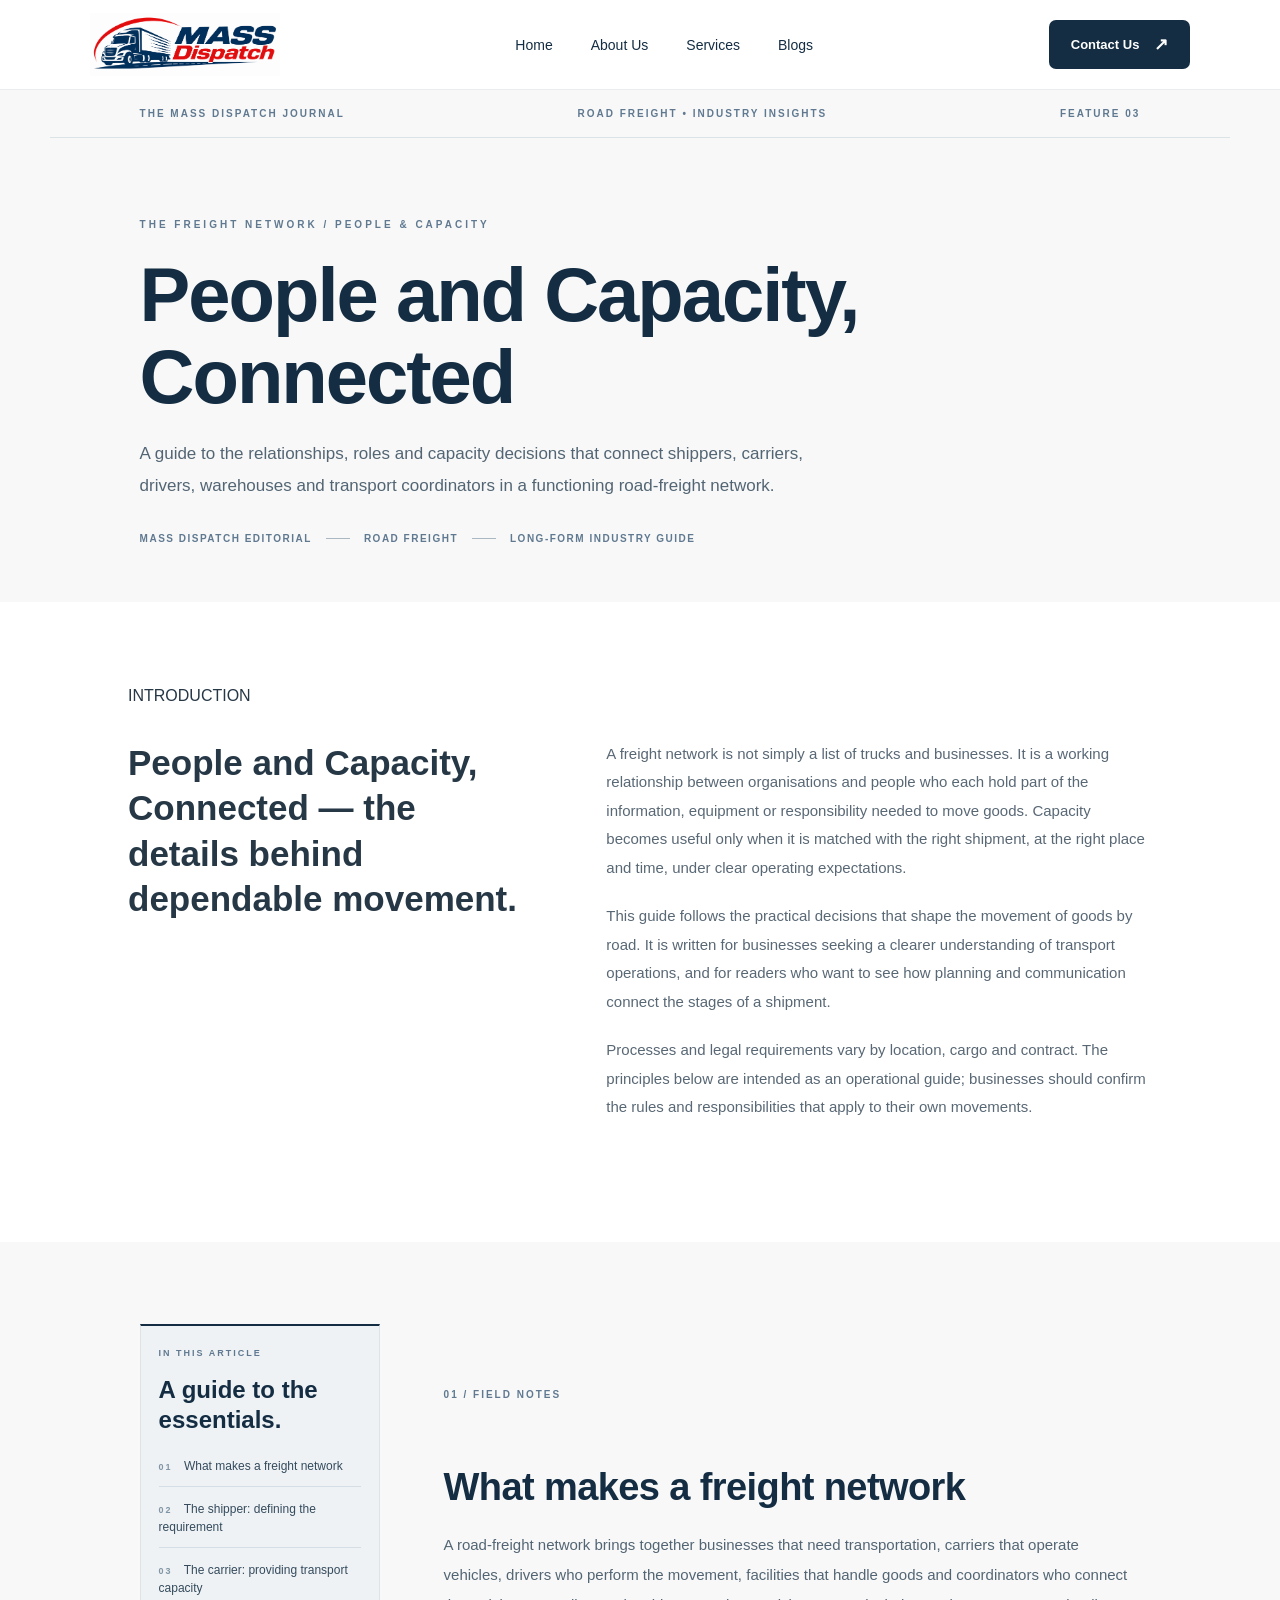
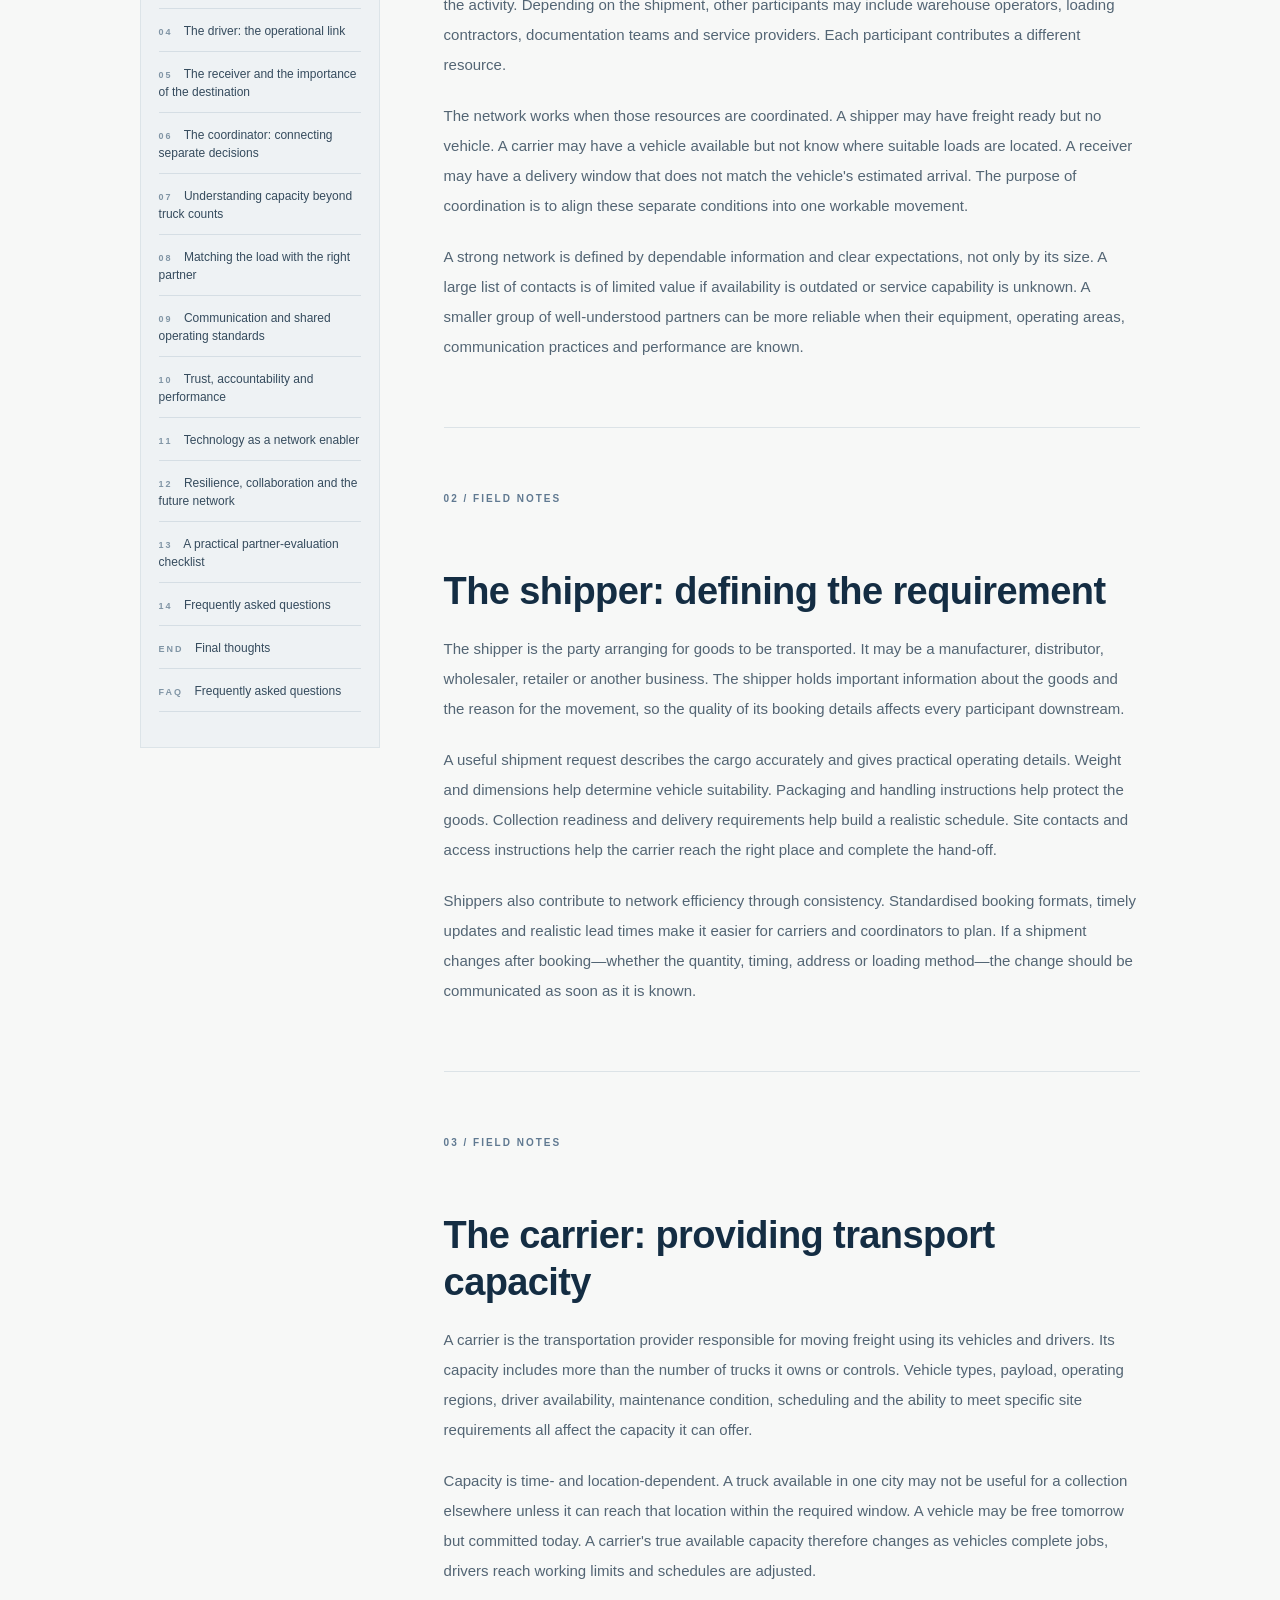
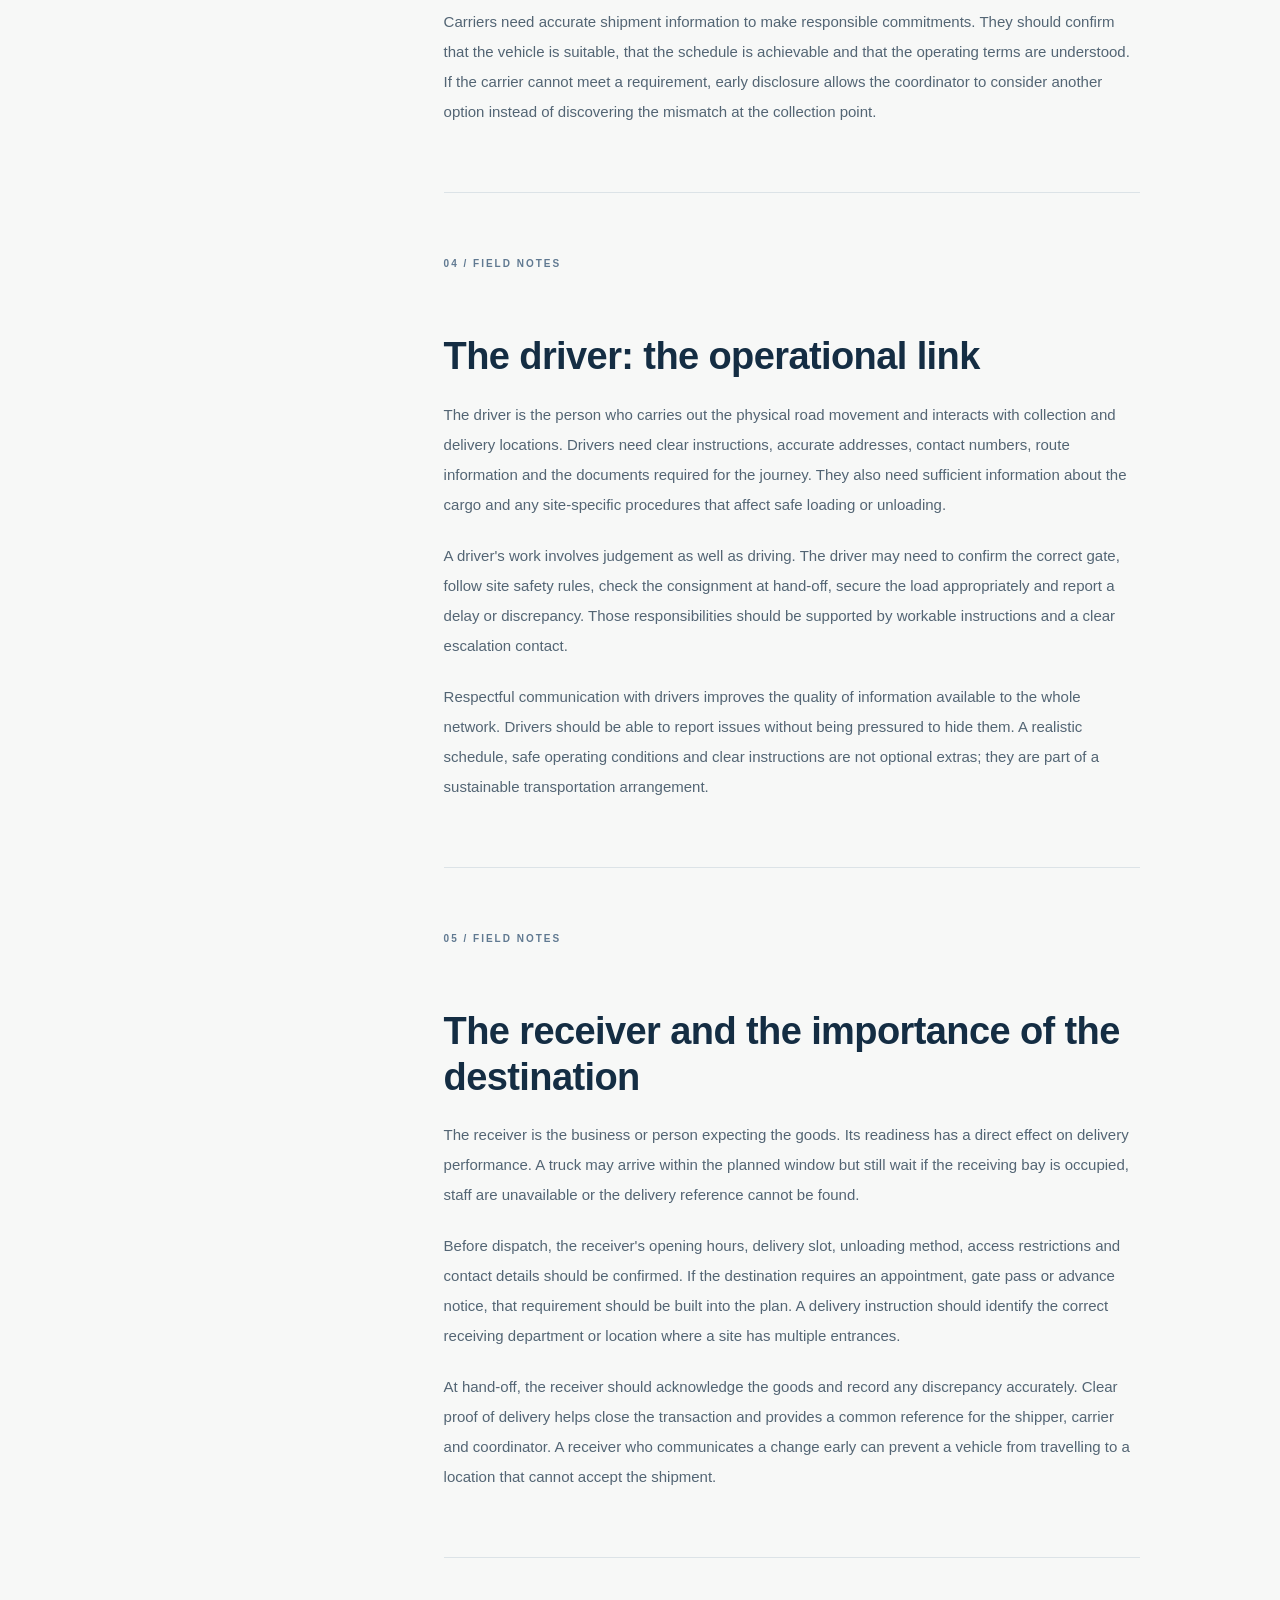
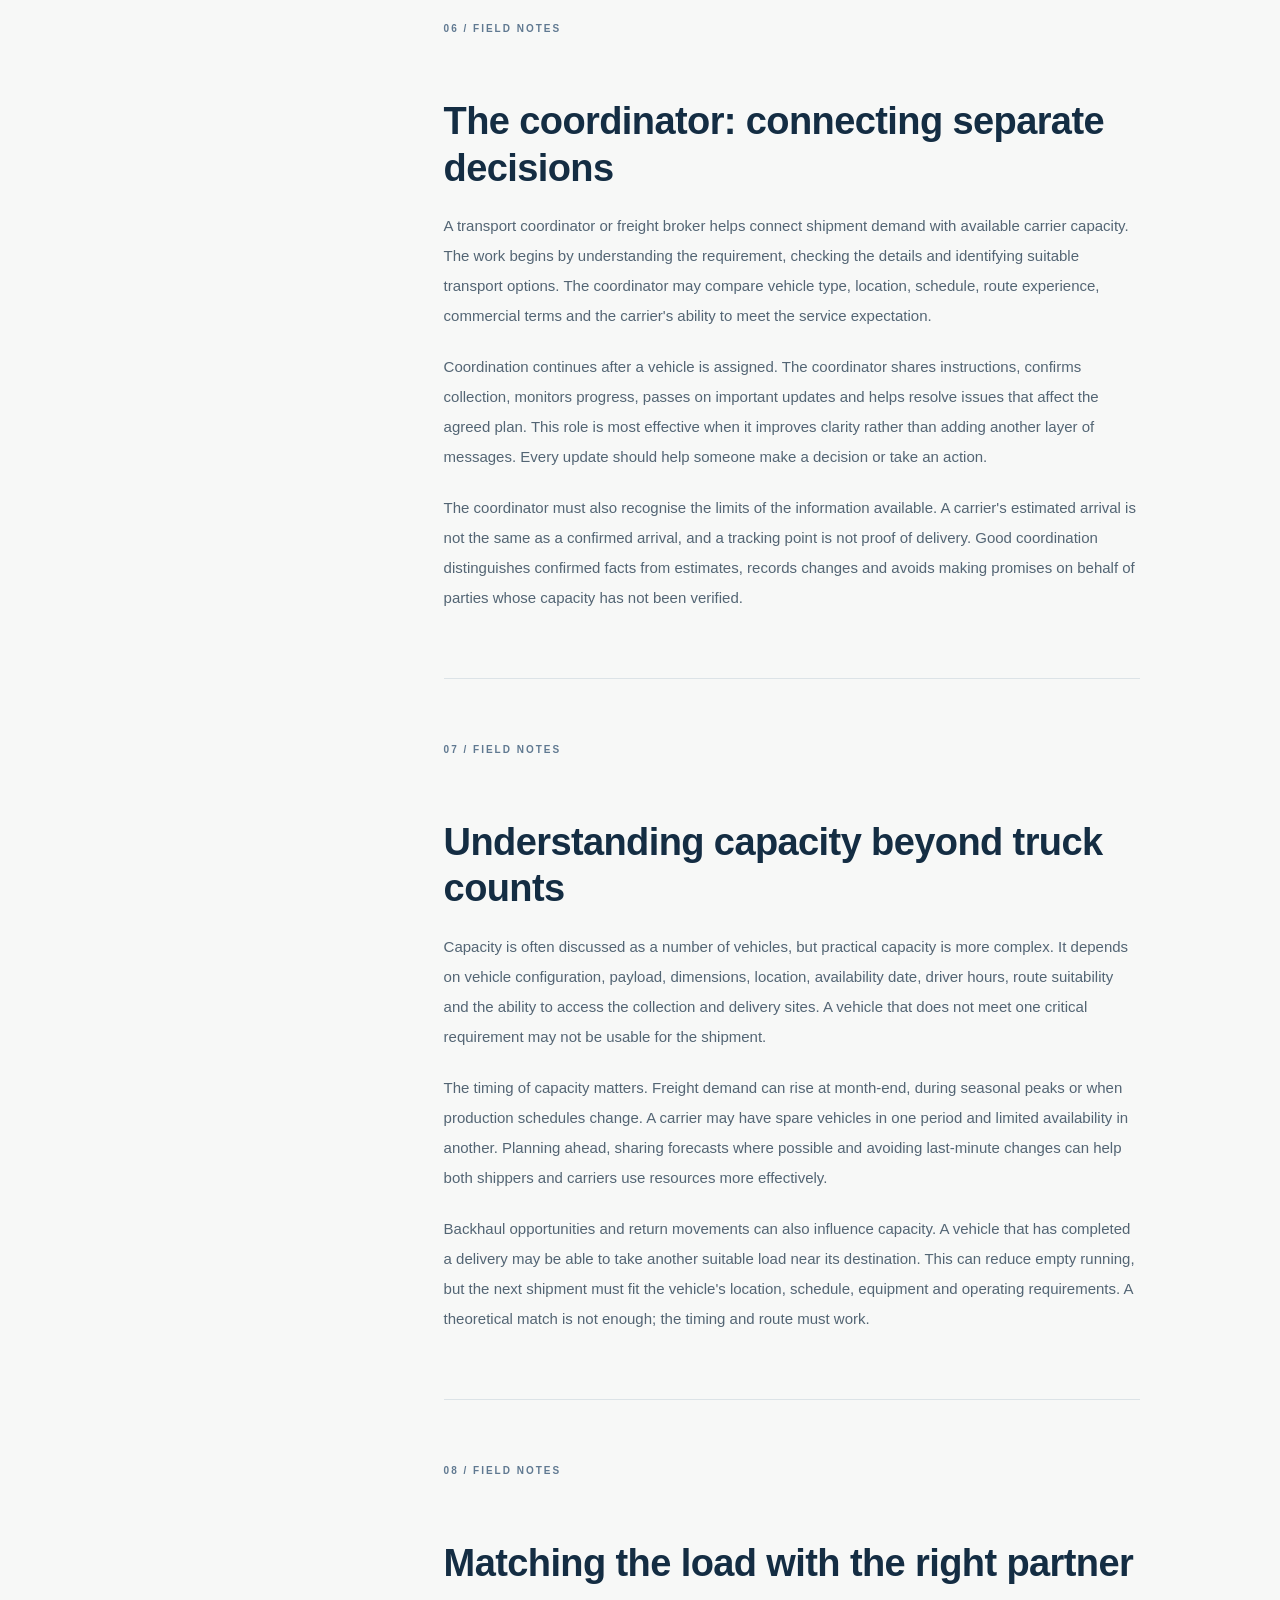
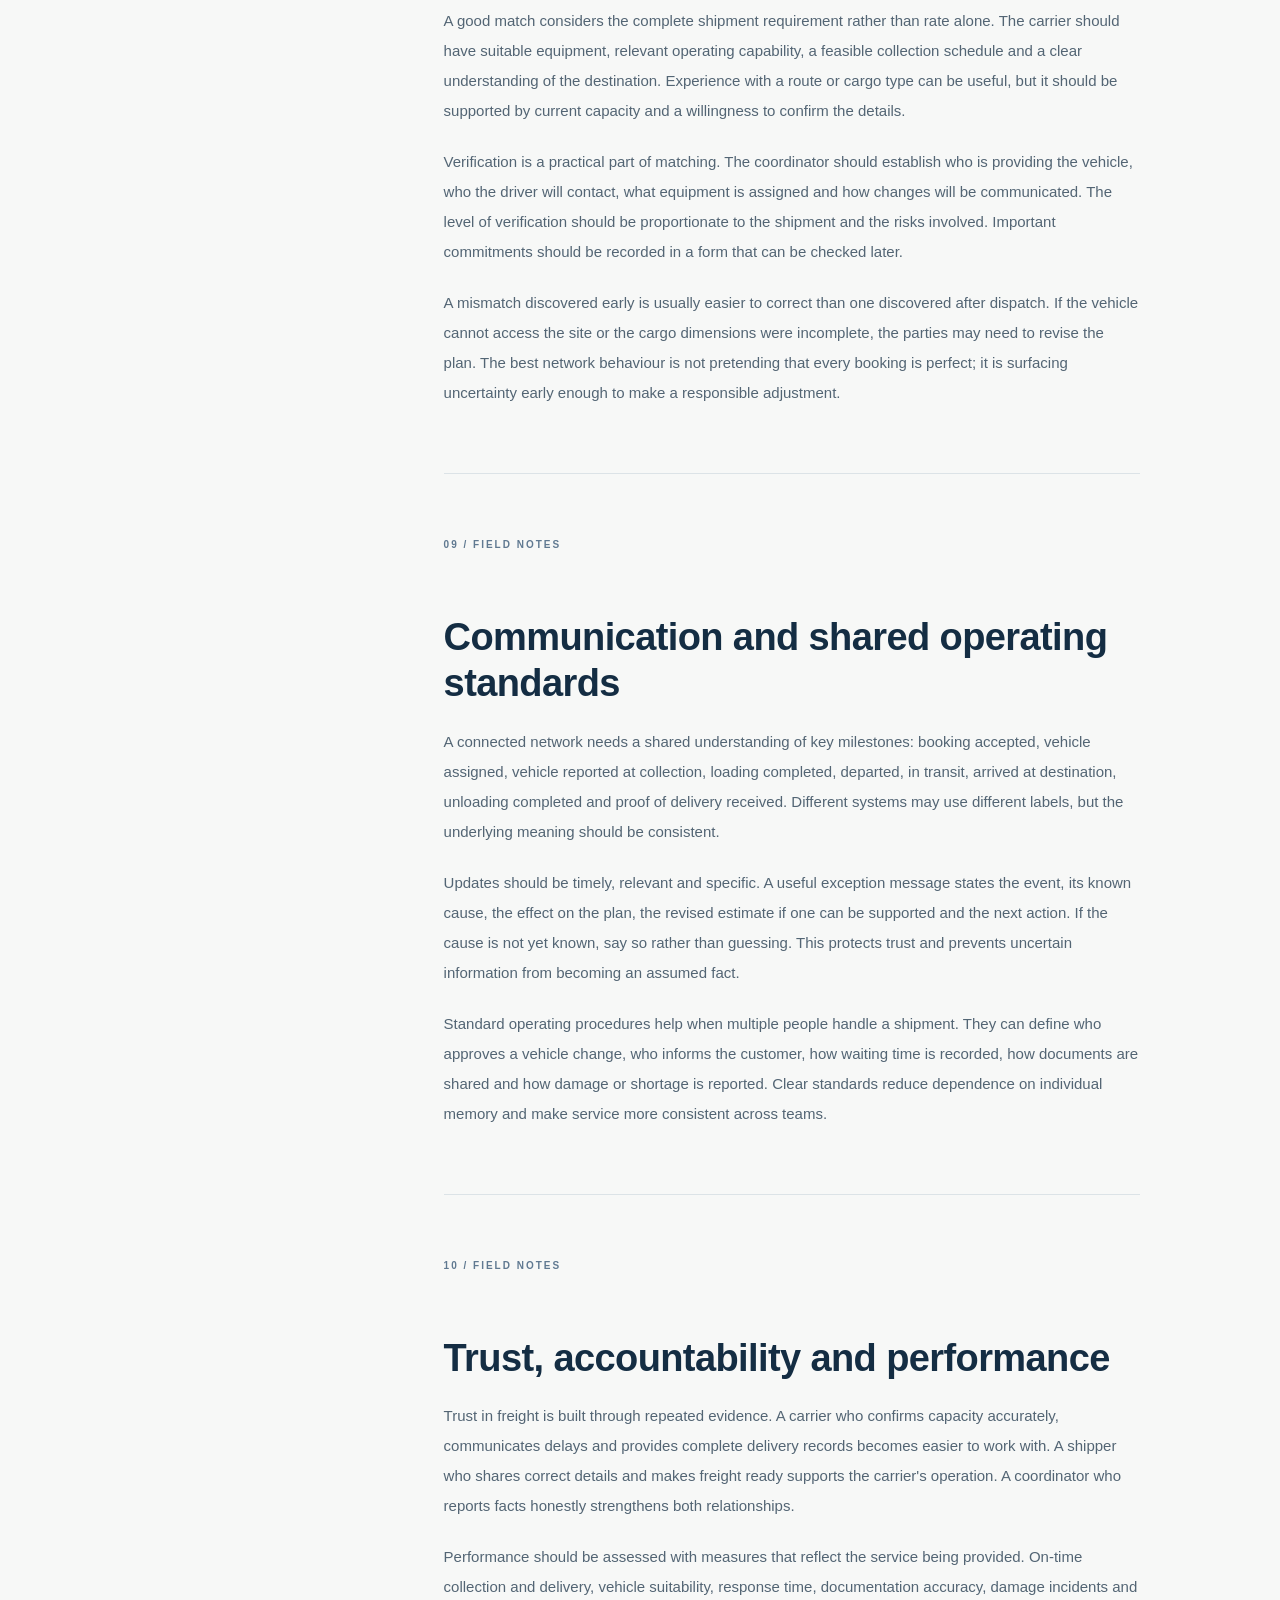
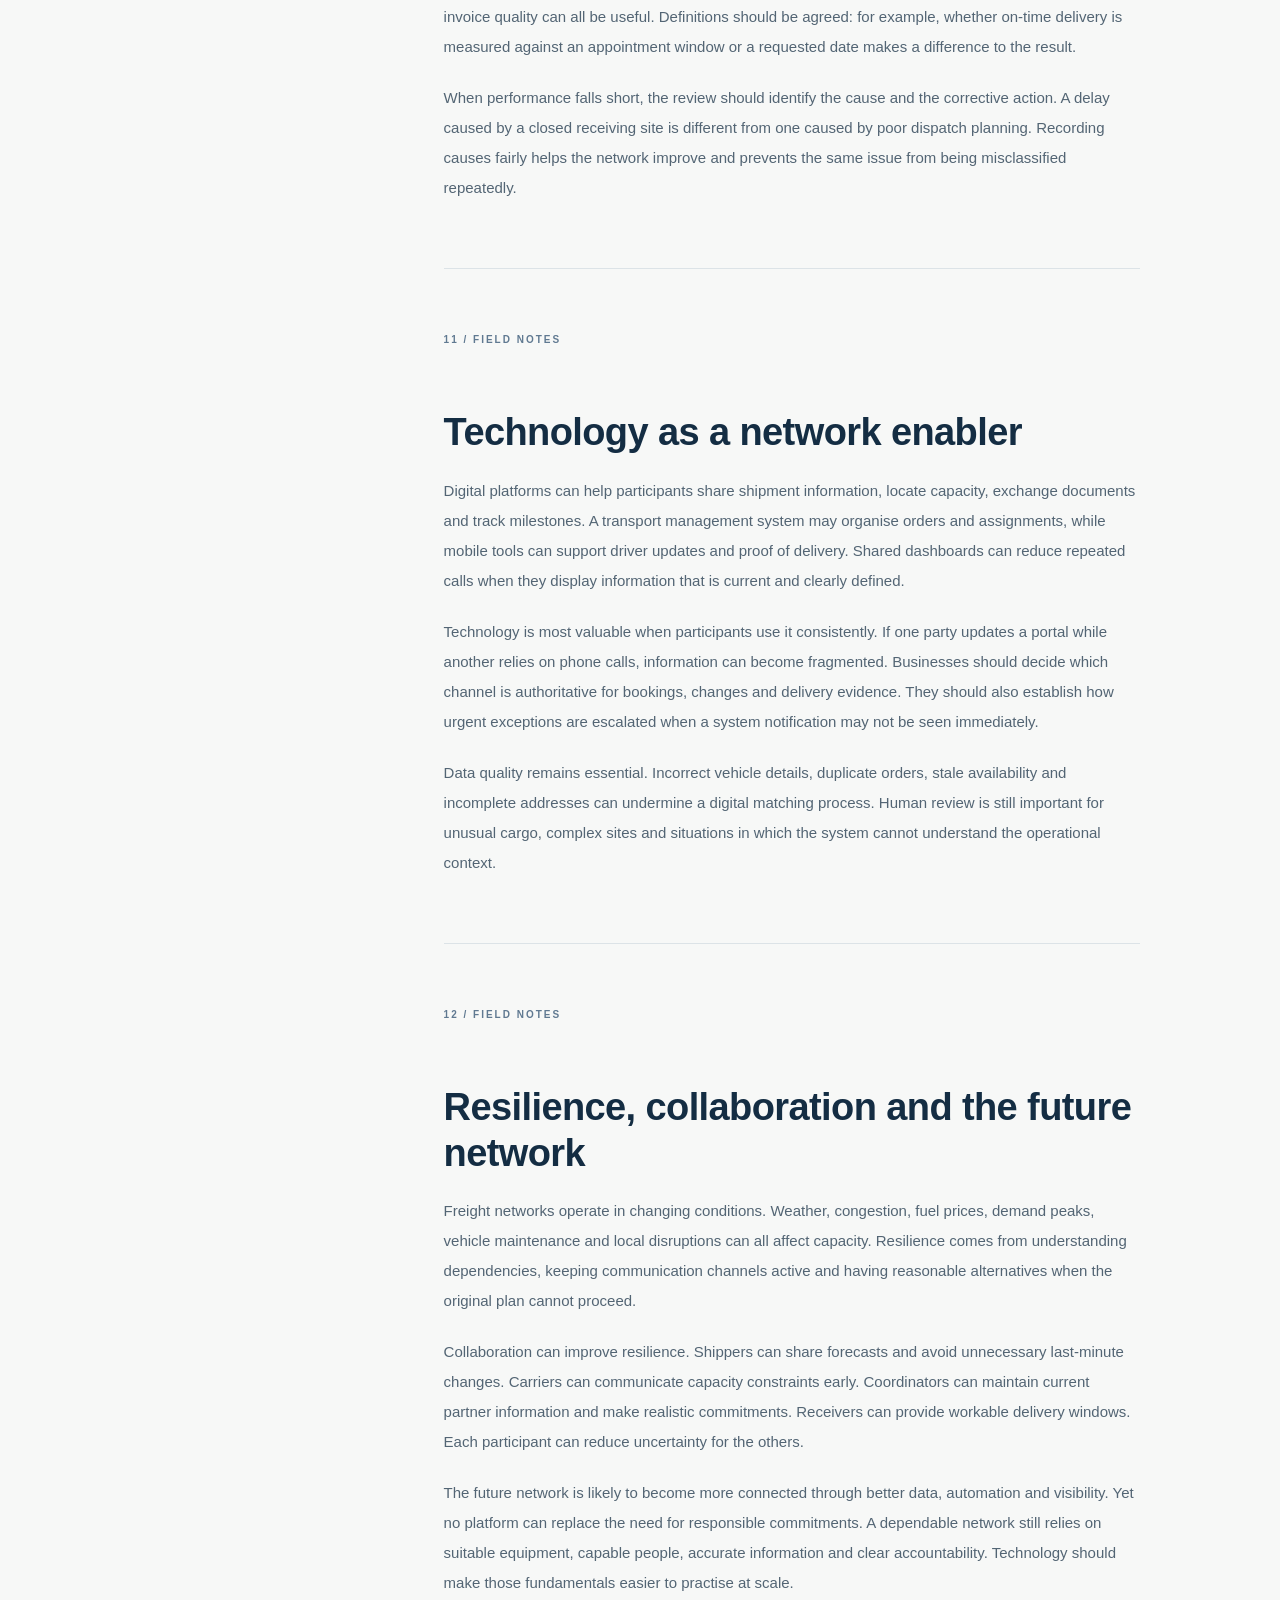
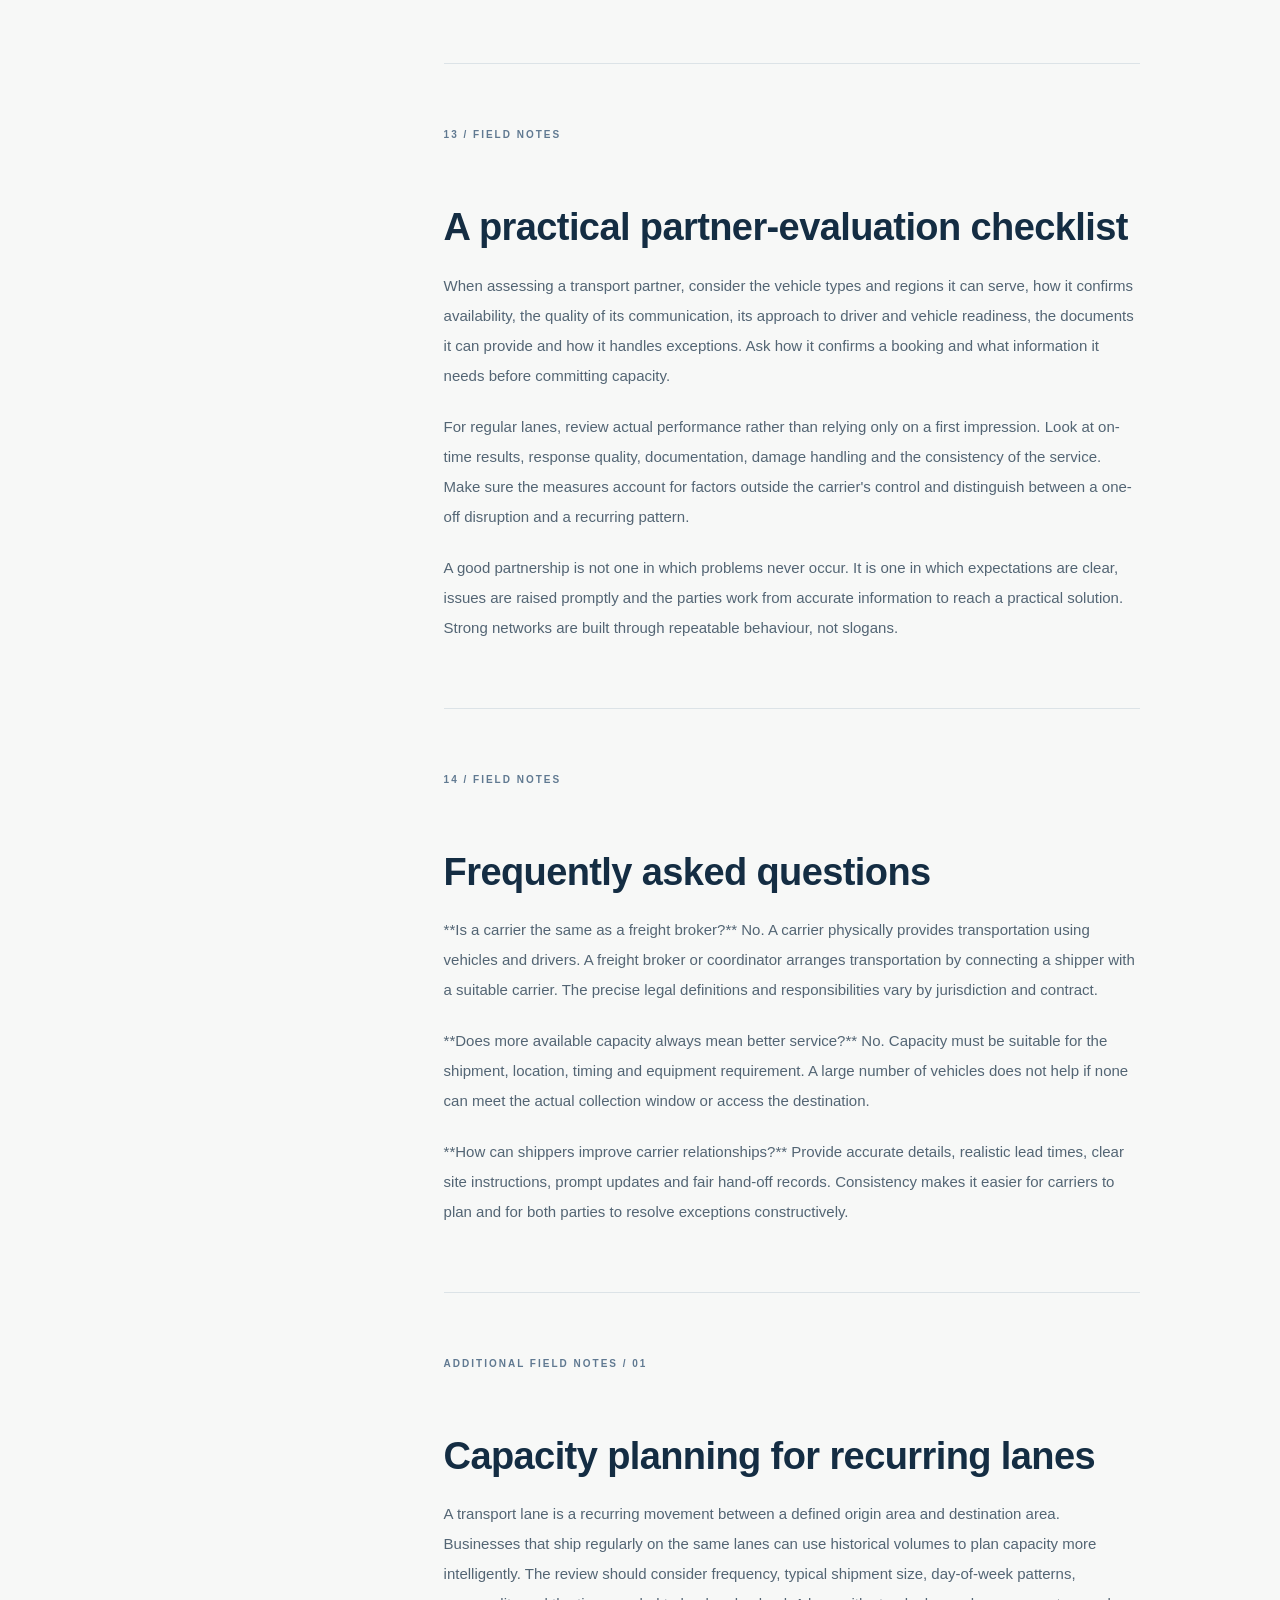
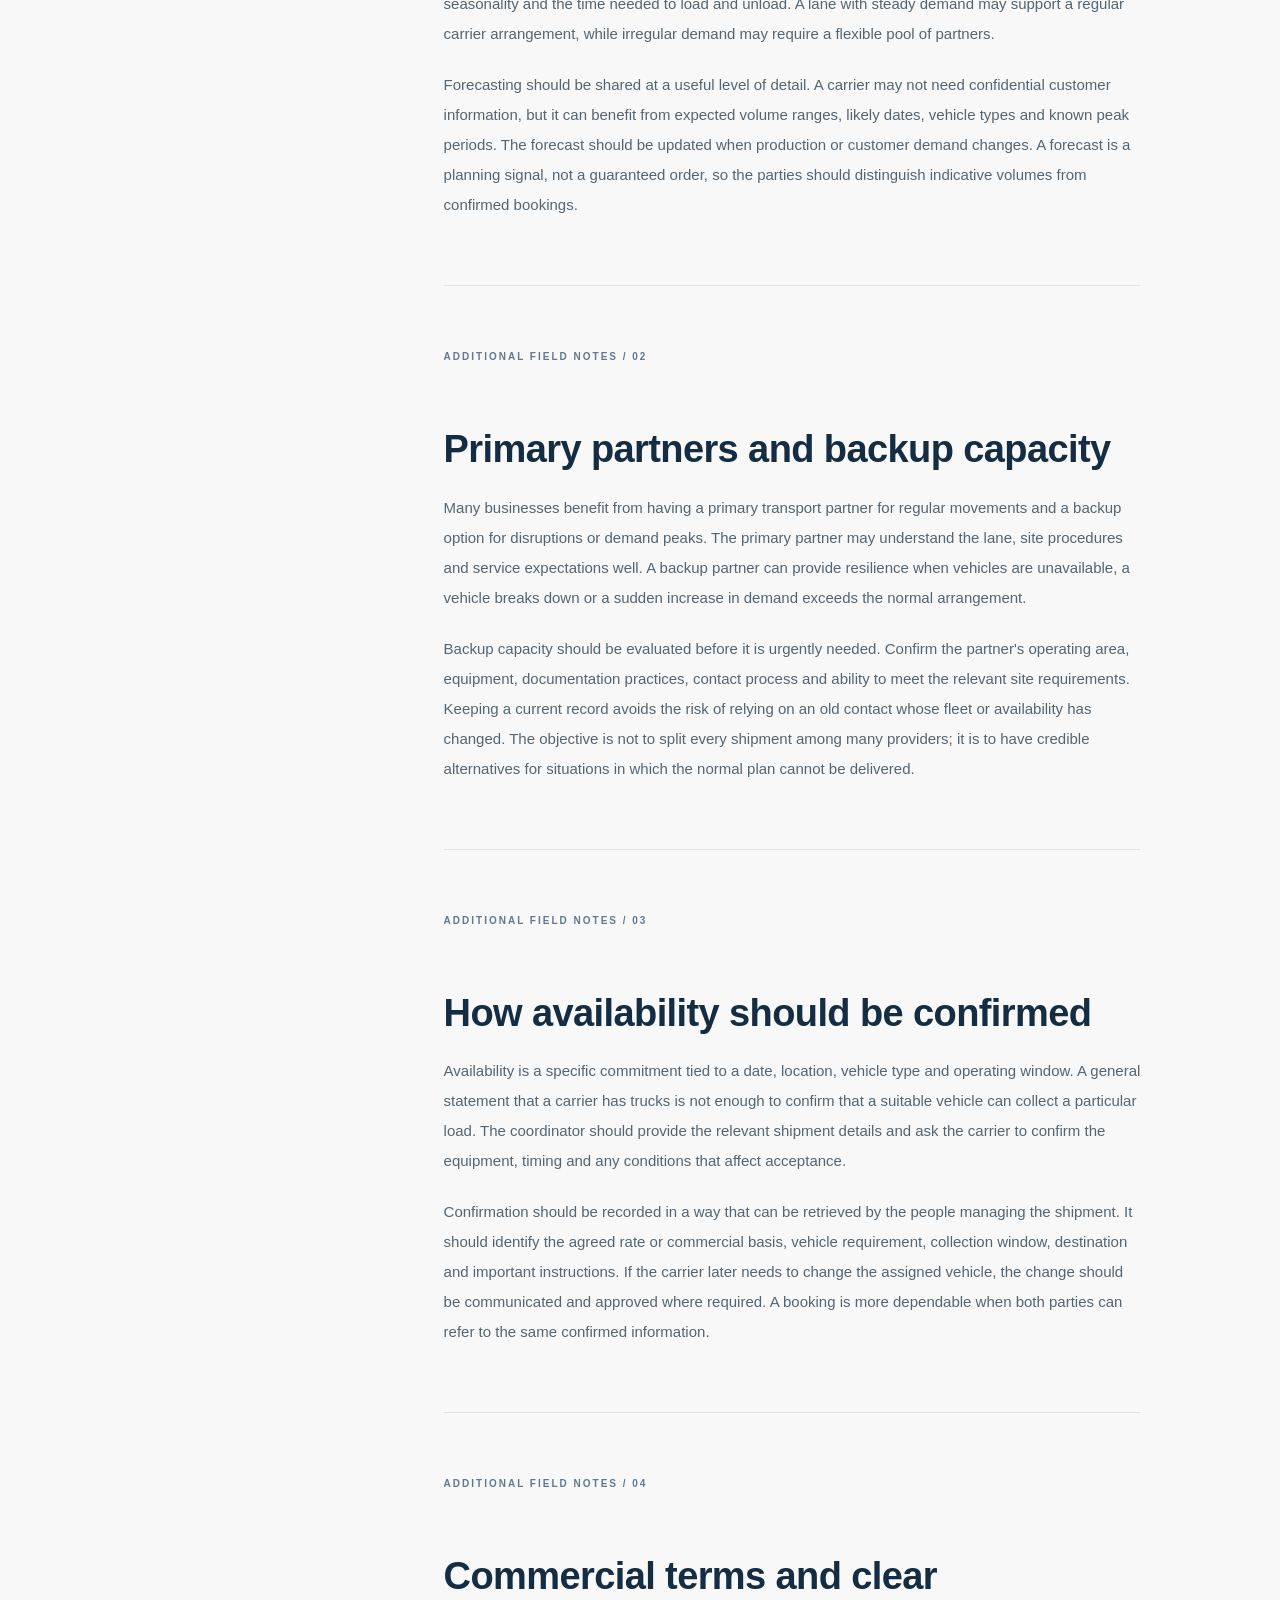
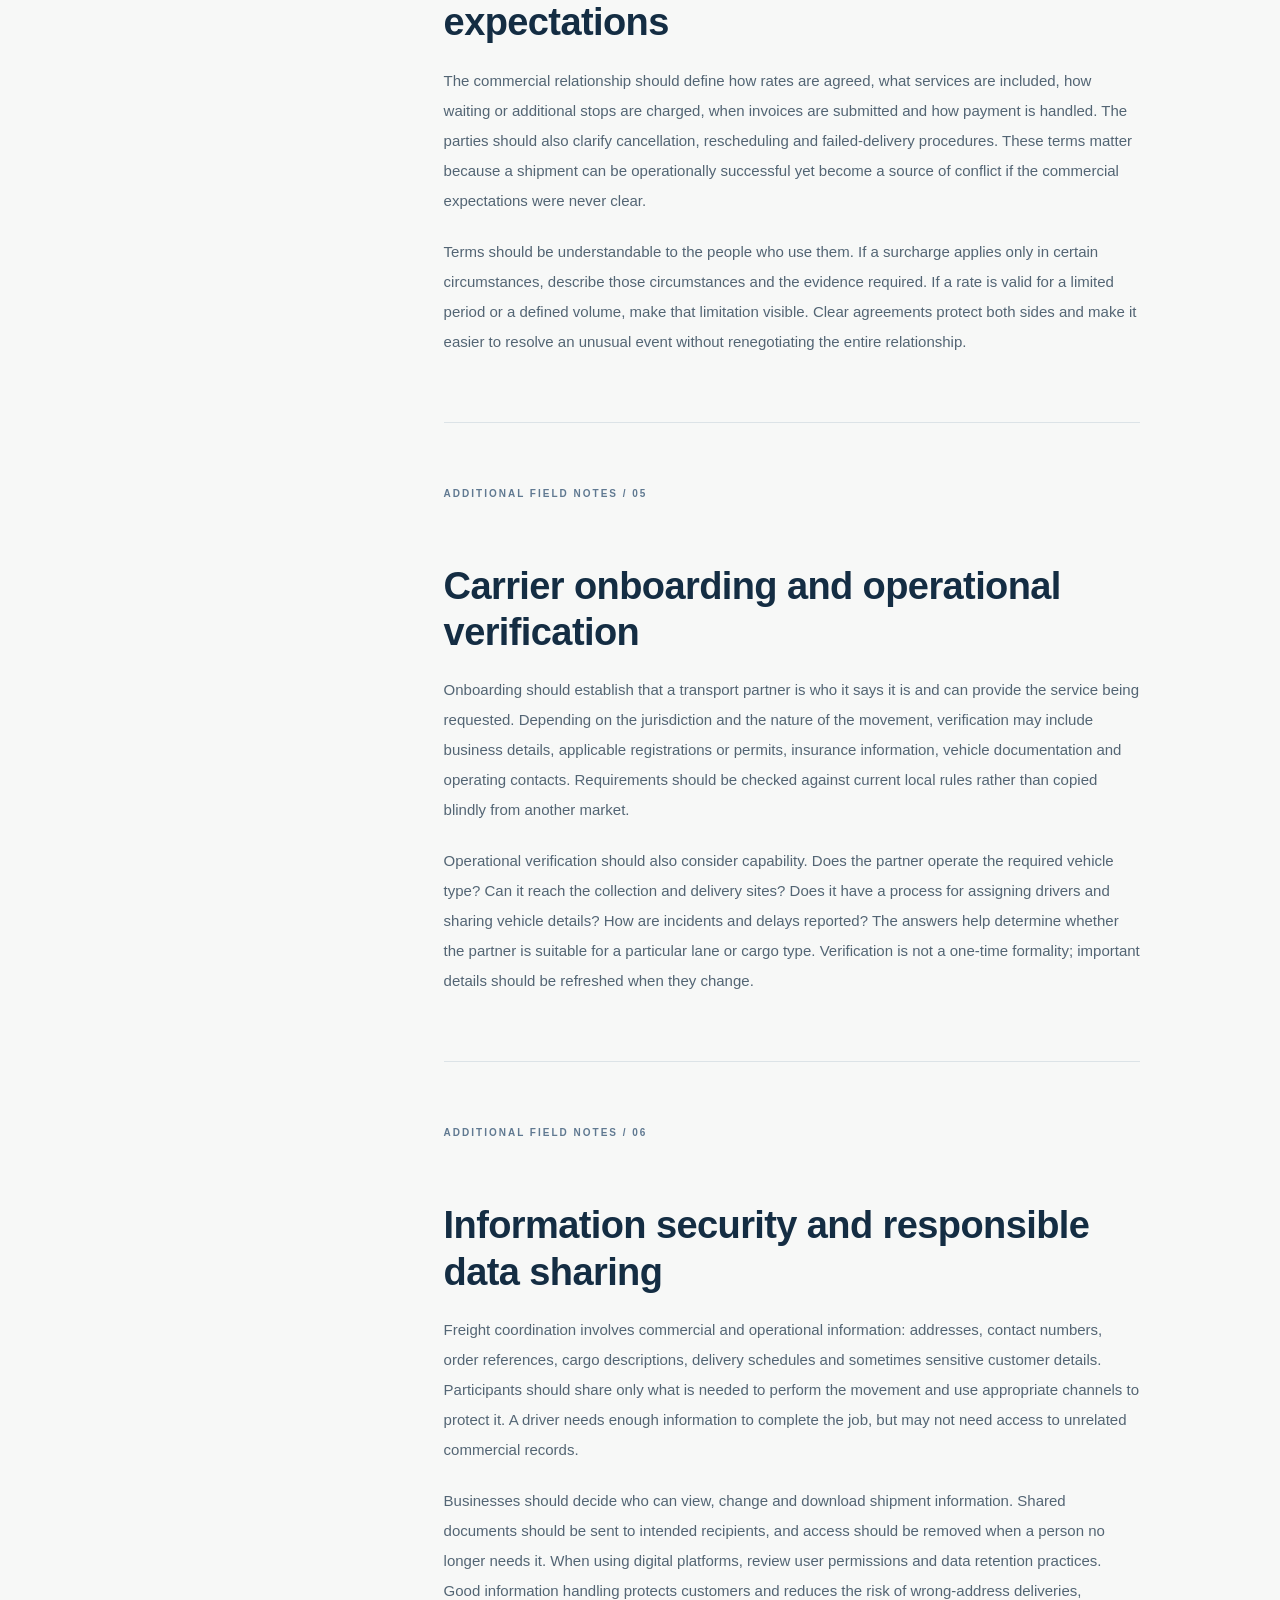
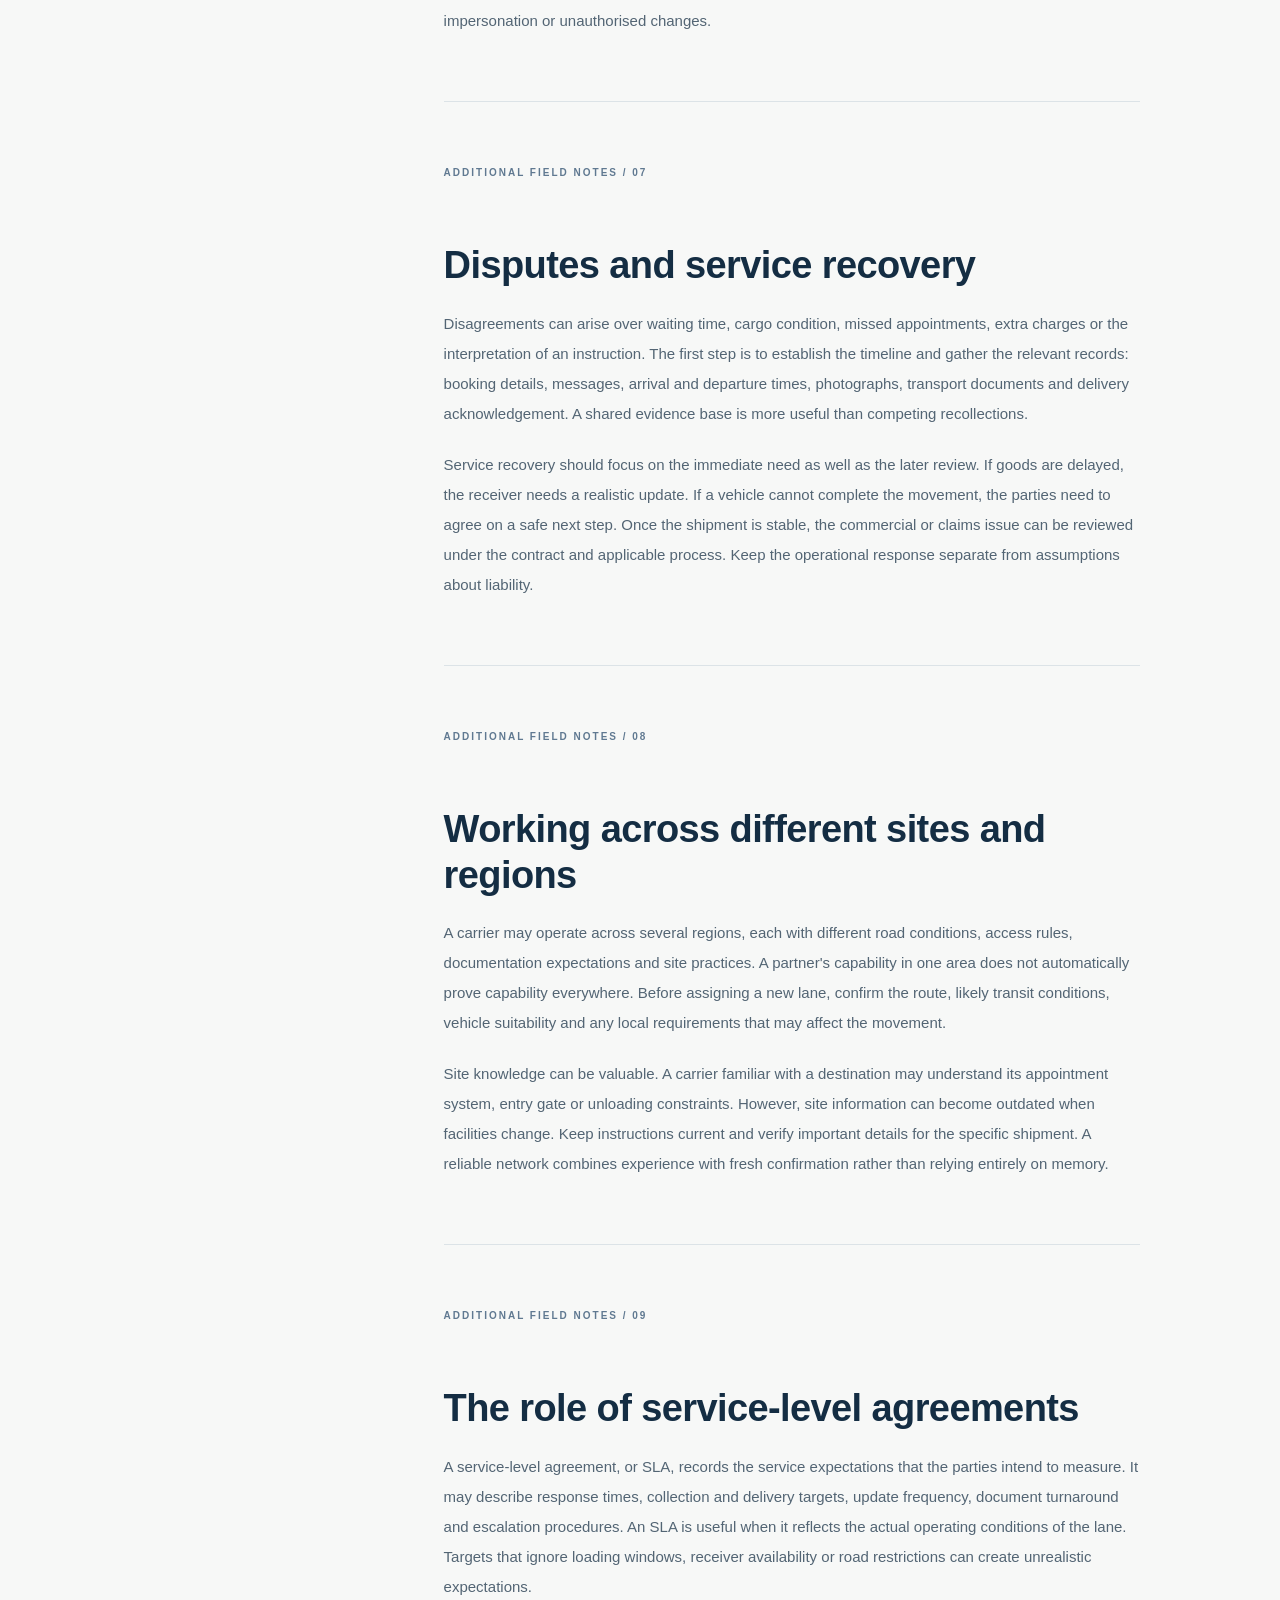
<file: blog-freight-network.html>
<!DOCTYPE html>
<html lang="en"><head>
<meta charset="UTF-8"><meta name="viewport" content="width=device-width, initial-scale=1.0">
<title>People and Capacity, Connected | MASS Dispatch Journal</title><meta name="description" content="A guide to the relationships, roles and capacity decisions that connect shippers, carriers, drivers, warehouses and transport coordinators in a functioning road-freight network.">
<link rel="stylesheet" href="style.css"><link rel="stylesheet" href="blog-magazine.css">
</head><body class="journal-page">
<header class="navbar"><a href="index.html" class="logo"><img src="logo.png" alt="MASS Dispatch"></a>
<nav class="nav-links" id="navLinks"><a href="index.html">Home</a><a href="about.html">About Us</a><a href="index.html#services">Services</a><a href="blog.html">Blogs</a><a href="contact.html" class="mobile-contact-link">Contact Us</a></nav>
<a href="contact.html" class="contact-btn">Contact Us <span>↗</span></a>
<button class="menu-toggle" id="menuToggle" aria-label="Open navigation menu" aria-expanded="false"><span></span><span></span><span></span></button></header>
<div class="journal-masthead"><span>THE MASS DISPATCH JOURNAL</span><span>ROAD FREIGHT • INDUSTRY INSIGHTS</span><span>FEATURE 03</span></div>
<header class="journal-intro"><span class="journal-kicker">THE FREIGHT NETWORK / PEOPLE & CAPACITY</span><h1>People and Capacity, Connected</h1><p class="journal-deck">A guide to the relationships, roles and capacity decisions that connect shippers, carriers, drivers, warehouses and transport coordinators in a functioning road-freight network.</p><div class="journal-byline"><span>MASS DISPATCH EDITORIAL</span><i></i><span>ROAD FREIGHT</span><i></i><span>LONG-FORM INDUSTRY GUIDE</span></div></header>

<section class="article-introduction"><div class="article-intro-label"><span></span> INTRODUCTION</div><div class="article-intro-layout"><h2>People and Capacity, Connected<span> — the details behind dependable movement.</span></h2><div class="article-intro-text"><p>A freight network is not simply a list of trucks and businesses. It is a working relationship between organisations and people who each hold part of the information, equipment or responsibility needed to move goods. Capacity becomes useful only when it is matched with the right shipment, at the right place and time, under clear operating expectations.</p><p>This guide follows the practical decisions that shape the movement of goods by road. It is written for businesses seeking a clearer understanding of transport operations, and for readers who want to see how planning and communication connect the stages of a shipment.</p><p>Processes and legal requirements vary by location, cargo and contract. The principles below are intended as an operational guide; businesses should confirm the rules and responsibilities that apply to their own movements.</p></div></div></section>
<article class="full-article journal-layout"><aside class="article-toc journal-contents"><div class="toc-heading"><span>IN THIS ARTICLE</span><h2>A guide to the essentials.</h2></div><nav><a href="#section-1"><span>01</span> What makes a freight network</a>
<a href="#section-2"><span>02</span> The shipper: defining the requirement</a>
<a href="#section-3"><span>03</span> The carrier: providing transport capacity</a>
<a href="#section-4"><span>04</span> The driver: the operational link</a>
<a href="#section-5"><span>05</span> The receiver and the importance of the destination</a>
<a href="#section-6"><span>06</span> The coordinator: connecting separate decisions</a>
<a href="#section-7"><span>07</span> Understanding capacity beyond truck counts</a>
<a href="#section-8"><span>08</span> Matching the load with the right partner</a>
<a href="#section-9"><span>09</span> Communication and shared operating standards</a>
<a href="#section-10"><span>10</span> Trust, accountability and performance</a>
<a href="#section-11"><span>11</span> Technology as a network enabler</a>
<a href="#section-12"><span>12</span> Resilience, collaboration and the future network</a>
<a href="#section-13"><span>13</span> A practical partner-evaluation checklist</a>
<a href="#section-14"><span>14</span> Frequently asked questions</a><a href="#conclusion"><span>END</span> Final thoughts</a><a href="#faq"><span>FAQ</span> Frequently asked questions</a></nav></aside><div class="article-body journal-article"><section id="section-1" class="article-section"><span class="section-number">01 / FIELD NOTES</span><h2>What makes a freight network</h2><p>A road-freight network brings together businesses that need transportation, carriers that operate vehicles, drivers who perform the movement, facilities that handle goods and coordinators who connect the activity. Depending on the shipment, other participants may include warehouse operators, loading contractors, documentation teams and service providers. Each participant contributes a different resource.</p>
<p>The network works when those resources are coordinated. A shipper may have freight ready but no vehicle. A carrier may have a vehicle available but not know where suitable loads are located. A receiver may have a delivery window that does not match the vehicle's estimated arrival. The purpose of coordination is to align these separate conditions into one workable movement.</p>
<p>A strong network is defined by dependable information and clear expectations, not only by its size. A large list of contacts is of limited value if availability is outdated or service capability is unknown. A smaller group of well-understood partners can be more reliable when their equipment, operating areas, communication practices and performance are known.</p></section>
<section id="section-2" class="article-section"><span class="section-number">02 / FIELD NOTES</span><h2>The shipper: defining the requirement</h2><p>The shipper is the party arranging for goods to be transported. It may be a manufacturer, distributor, wholesaler, retailer or another business. The shipper holds important information about the goods and the reason for the movement, so the quality of its booking details affects every participant downstream.</p>
<p>A useful shipment request describes the cargo accurately and gives practical operating details. Weight and dimensions help determine vehicle suitability. Packaging and handling instructions help protect the goods. Collection readiness and delivery requirements help build a realistic schedule. Site contacts and access instructions help the carrier reach the right place and complete the hand-off.</p>
<p>Shippers also contribute to network efficiency through consistency. Standardised booking formats, timely updates and realistic lead times make it easier for carriers and coordinators to plan. If a shipment changes after booking—whether the quantity, timing, address or loading method—the change should be communicated as soon as it is known.</p></section>
<section id="section-3" class="article-section"><span class="section-number">03 / FIELD NOTES</span><h2>The carrier: providing transport capacity</h2><p>A carrier is the transportation provider responsible for moving freight using its vehicles and drivers. Its capacity includes more than the number of trucks it owns or controls. Vehicle types, payload, operating regions, driver availability, maintenance condition, scheduling and the ability to meet specific site requirements all affect the capacity it can offer.</p>
<p>Capacity is time- and location-dependent. A truck available in one city may not be useful for a collection elsewhere unless it can reach that location within the required window. A vehicle may be free tomorrow but committed today. A carrier's true available capacity therefore changes as vehicles complete jobs, drivers reach working limits and schedules are adjusted.</p>
<p>Carriers need accurate shipment information to make responsible commitments. They should confirm that the vehicle is suitable, that the schedule is achievable and that the operating terms are understood. If the carrier cannot meet a requirement, early disclosure allows the coordinator to consider another option instead of discovering the mismatch at the collection point.</p></section>
<section id="section-4" class="article-section"><span class="section-number">04 / FIELD NOTES</span><h2>The driver: the operational link</h2><p>The driver is the person who carries out the physical road movement and interacts with collection and delivery locations. Drivers need clear instructions, accurate addresses, contact numbers, route information and the documents required for the journey. They also need sufficient information about the cargo and any site-specific procedures that affect safe loading or unloading.</p>
<p>A driver's work involves judgement as well as driving. The driver may need to confirm the correct gate, follow site safety rules, check the consignment at hand-off, secure the load appropriately and report a delay or discrepancy. Those responsibilities should be supported by workable instructions and a clear escalation contact.</p>
<p>Respectful communication with drivers improves the quality of information available to the whole network. Drivers should be able to report issues without being pressured to hide them. A realistic schedule, safe operating conditions and clear instructions are not optional extras; they are part of a sustainable transportation arrangement.</p></section>
<section id="section-5" class="article-section"><span class="section-number">05 / FIELD NOTES</span><h2>The receiver and the importance of the destination</h2><p>The receiver is the business or person expecting the goods. Its readiness has a direct effect on delivery performance. A truck may arrive within the planned window but still wait if the receiving bay is occupied, staff are unavailable or the delivery reference cannot be found.</p>
<p>Before dispatch, the receiver's opening hours, delivery slot, unloading method, access restrictions and contact details should be confirmed. If the destination requires an appointment, gate pass or advance notice, that requirement should be built into the plan. A delivery instruction should identify the correct receiving department or location where a site has multiple entrances.</p>
<p>At hand-off, the receiver should acknowledge the goods and record any discrepancy accurately. Clear proof of delivery helps close the transaction and provides a common reference for the shipper, carrier and coordinator. A receiver who communicates a change early can prevent a vehicle from travelling to a location that cannot accept the shipment.</p></section>
<section id="section-6" class="article-section"><span class="section-number">06 / FIELD NOTES</span><h2>The coordinator: connecting separate decisions</h2><p>A transport coordinator or freight broker helps connect shipment demand with available carrier capacity. The work begins by understanding the requirement, checking the details and identifying suitable transport options. The coordinator may compare vehicle type, location, schedule, route experience, commercial terms and the carrier's ability to meet the service expectation.</p>
<p>Coordination continues after a vehicle is assigned. The coordinator shares instructions, confirms collection, monitors progress, passes on important updates and helps resolve issues that affect the agreed plan. This role is most effective when it improves clarity rather than adding another layer of messages. Every update should help someone make a decision or take an action.</p>
<p>The coordinator must also recognise the limits of the information available. A carrier's estimated arrival is not the same as a confirmed arrival, and a tracking point is not proof of delivery. Good coordination distinguishes confirmed facts from estimates, records changes and avoids making promises on behalf of parties whose capacity has not been verified.</p></section>
<section id="section-7" class="article-section"><span class="section-number">07 / FIELD NOTES</span><h2>Understanding capacity beyond truck counts</h2><p>Capacity is often discussed as a number of vehicles, but practical capacity is more complex. It depends on vehicle configuration, payload, dimensions, location, availability date, driver hours, route suitability and the ability to access the collection and delivery sites. A vehicle that does not meet one critical requirement may not be usable for the shipment.</p>
<p>The timing of capacity matters. Freight demand can rise at month-end, during seasonal peaks or when production schedules change. A carrier may have spare vehicles in one period and limited availability in another. Planning ahead, sharing forecasts where possible and avoiding last-minute changes can help both shippers and carriers use resources more effectively.</p>
<p>Backhaul opportunities and return movements can also influence capacity. A vehicle that has completed a delivery may be able to take another suitable load near its destination. This can reduce empty running, but the next shipment must fit the vehicle's location, schedule, equipment and operating requirements. A theoretical match is not enough; the timing and route must work.</p></section>
<section id="section-8" class="article-section"><span class="section-number">08 / FIELD NOTES</span><h2>Matching the load with the right partner</h2><p>A good match considers the complete shipment requirement rather than rate alone. The carrier should have suitable equipment, relevant operating capability, a feasible collection schedule and a clear understanding of the destination. Experience with a route or cargo type can be useful, but it should be supported by current capacity and a willingness to confirm the details.</p>
<p>Verification is a practical part of matching. The coordinator should establish who is providing the vehicle, who the driver will contact, what equipment is assigned and how changes will be communicated. The level of verification should be proportionate to the shipment and the risks involved. Important commitments should be recorded in a form that can be checked later.</p>
<p>A mismatch discovered early is usually easier to correct than one discovered after dispatch. If the vehicle cannot access the site or the cargo dimensions were incomplete, the parties may need to revise the plan. The best network behaviour is not pretending that every booking is perfect; it is surfacing uncertainty early enough to make a responsible adjustment.</p></section>
<section id="section-9" class="article-section"><span class="section-number">09 / FIELD NOTES</span><h2>Communication and shared operating standards</h2><p>A connected network needs a shared understanding of key milestones: booking accepted, vehicle assigned, vehicle reported at collection, loading completed, departed, in transit, arrived at destination, unloading completed and proof of delivery received. Different systems may use different labels, but the underlying meaning should be consistent.</p>
<p>Updates should be timely, relevant and specific. A useful exception message states the event, its known cause, the effect on the plan, the revised estimate if one can be supported and the next action. If the cause is not yet known, say so rather than guessing. This protects trust and prevents uncertain information from becoming an assumed fact.</p>
<p>Standard operating procedures help when multiple people handle a shipment. They can define who approves a vehicle change, who informs the customer, how waiting time is recorded, how documents are shared and how damage or shortage is reported. Clear standards reduce dependence on individual memory and make service more consistent across teams.</p></section>
<section id="section-10" class="article-section"><span class="section-number">10 / FIELD NOTES</span><h2>Trust, accountability and performance</h2><p>Trust in freight is built through repeated evidence. A carrier who confirms capacity accurately, communicates delays and provides complete delivery records becomes easier to work with. A shipper who shares correct details and makes freight ready supports the carrier's operation. A coordinator who reports facts honestly strengthens both relationships.</p>
<p>Performance should be assessed with measures that reflect the service being provided. On-time collection and delivery, vehicle suitability, response time, documentation accuracy, damage incidents and invoice quality can all be useful. Definitions should be agreed: for example, whether on-time delivery is measured against an appointment window or a requested date makes a difference to the result.</p>
<p>When performance falls short, the review should identify the cause and the corrective action. A delay caused by a closed receiving site is different from one caused by poor dispatch planning. Recording causes fairly helps the network improve and prevents the same issue from being misclassified repeatedly.</p></section>
<section id="section-11" class="article-section"><span class="section-number">11 / FIELD NOTES</span><h2>Technology as a network enabler</h2><p>Digital platforms can help participants share shipment information, locate capacity, exchange documents and track milestones. A transport management system may organise orders and assignments, while mobile tools can support driver updates and proof of delivery. Shared dashboards can reduce repeated calls when they display information that is current and clearly defined.</p>
<p>Technology is most valuable when participants use it consistently. If one party updates a portal while another relies on phone calls, information can become fragmented. Businesses should decide which channel is authoritative for bookings, changes and delivery evidence. They should also establish how urgent exceptions are escalated when a system notification may not be seen immediately.</p>
<p>Data quality remains essential. Incorrect vehicle details, duplicate orders, stale availability and incomplete addresses can undermine a digital matching process. Human review is still important for unusual cargo, complex sites and situations in which the system cannot understand the operational context.</p></section>
<section id="section-12" class="article-section"><span class="section-number">12 / FIELD NOTES</span><h2>Resilience, collaboration and the future network</h2><p>Freight networks operate in changing conditions. Weather, congestion, fuel prices, demand peaks, vehicle maintenance and local disruptions can all affect capacity. Resilience comes from understanding dependencies, keeping communication channels active and having reasonable alternatives when the original plan cannot proceed.</p>
<p>Collaboration can improve resilience. Shippers can share forecasts and avoid unnecessary last-minute changes. Carriers can communicate capacity constraints early. Coordinators can maintain current partner information and make realistic commitments. Receivers can provide workable delivery windows. Each participant can reduce uncertainty for the others.</p>
<p>The future network is likely to become more connected through better data, automation and visibility. Yet no platform can replace the need for responsible commitments. A dependable network still relies on suitable equipment, capable people, accurate information and clear accountability. Technology should make those fundamentals easier to practise at scale.</p></section>
<section id="section-13" class="article-section"><span class="section-number">13 / FIELD NOTES</span><h2>A practical partner-evaluation checklist</h2><p>When assessing a transport partner, consider the vehicle types and regions it can serve, how it confirms availability, the quality of its communication, its approach to driver and vehicle readiness, the documents it can provide and how it handles exceptions. Ask how it confirms a booking and what information it needs before committing capacity.</p>
<p>For regular lanes, review actual performance rather than relying only on a first impression. Look at on-time results, response quality, documentation, damage handling and the consistency of the service. Make sure the measures account for factors outside the carrier's control and distinguish between a one-off disruption and a recurring pattern.</p>
<p>A good partnership is not one in which problems never occur. It is one in which expectations are clear, issues are raised promptly and the parties work from accurate information to reach a practical solution. Strong networks are built through repeatable behaviour, not slogans.</p></section>
<section id="section-14" class="article-section"><span class="section-number">14 / FIELD NOTES</span><h2>Frequently asked questions</h2><p>**Is a carrier the same as a freight broker?** No. A carrier physically provides transportation using vehicles and drivers. A freight broker or coordinator arranges transportation by connecting a shipper with a suitable carrier. The precise legal definitions and responsibilities vary by jurisdiction and contract.</p>
<p>**Does more available capacity always mean better service?** No. Capacity must be suitable for the shipment, location, timing and equipment requirement. A large number of vehicles does not help if none can meet the actual collection window or access the destination.</p>
<p>**How can shippers improve carrier relationships?** Provide accurate details, realistic lead times, clear site instructions, prompt updates and fair hand-off records. Consistency makes it easier for carriers to plan and for both parties to resolve exceptions constructively.</p></section>
<section class="article-section extended-field-note"><span class="section-number">ADDITIONAL FIELD NOTES / 01</span><h2>Capacity planning for recurring lanes</h2><p>A transport lane is a recurring movement between a defined origin area and destination area. Businesses that ship regularly on the same lanes can use historical volumes to plan capacity more intelligently. The review should consider frequency, typical shipment size, day-of-week patterns, seasonality and the time needed to load and unload. A lane with steady demand may support a regular carrier arrangement, while irregular demand may require a flexible pool of partners.</p><p>Forecasting should be shared at a useful level of detail. A carrier may not need confidential customer information, but it can benefit from expected volume ranges, likely dates, vehicle types and known peak periods. The forecast should be updated when production or customer demand changes. A forecast is a planning signal, not a guaranteed order, so the parties should distinguish indicative volumes from confirmed bookings.</p></section>
<section class="article-section extended-field-note"><span class="section-number">ADDITIONAL FIELD NOTES / 02</span><h2>Primary partners and backup capacity</h2><p>Many businesses benefit from having a primary transport partner for regular movements and a backup option for disruptions or demand peaks. The primary partner may understand the lane, site procedures and service expectations well. A backup partner can provide resilience when vehicles are unavailable, a vehicle breaks down or a sudden increase in demand exceeds the normal arrangement.</p><p>Backup capacity should be evaluated before it is urgently needed. Confirm the partner's operating area, equipment, documentation practices, contact process and ability to meet the relevant site requirements. Keeping a current record avoids the risk of relying on an old contact whose fleet or availability has changed. The objective is not to split every shipment among many providers; it is to have credible alternatives for situations in which the normal plan cannot be delivered.</p></section>
<section class="article-section extended-field-note"><span class="section-number">ADDITIONAL FIELD NOTES / 03</span><h2>How availability should be confirmed</h2><p>Availability is a specific commitment tied to a date, location, vehicle type and operating window. A general statement that a carrier has trucks is not enough to confirm that a suitable vehicle can collect a particular load. The coordinator should provide the relevant shipment details and ask the carrier to confirm the equipment, timing and any conditions that affect acceptance.</p><p>Confirmation should be recorded in a way that can be retrieved by the people managing the shipment. It should identify the agreed rate or commercial basis, vehicle requirement, collection window, destination and important instructions. If the carrier later needs to change the assigned vehicle, the change should be communicated and approved where required. A booking is more dependable when both parties can refer to the same confirmed information.</p></section>
<section class="article-section extended-field-note"><span class="section-number">ADDITIONAL FIELD NOTES / 04</span><h2>Commercial terms and clear expectations</h2><p>The commercial relationship should define how rates are agreed, what services are included, how waiting or additional stops are charged, when invoices are submitted and how payment is handled. The parties should also clarify cancellation, rescheduling and failed-delivery procedures. These terms matter because a shipment can be operationally successful yet become a source of conflict if the commercial expectations were never clear.</p><p>Terms should be understandable to the people who use them. If a surcharge applies only in certain circumstances, describe those circumstances and the evidence required. If a rate is valid for a limited period or a defined volume, make that limitation visible. Clear agreements protect both sides and make it easier to resolve an unusual event without renegotiating the entire relationship.</p></section>
<section class="article-section extended-field-note"><span class="section-number">ADDITIONAL FIELD NOTES / 05</span><h2>Carrier onboarding and operational verification</h2><p>Onboarding should establish that a transport partner is who it says it is and can provide the service being requested. Depending on the jurisdiction and the nature of the movement, verification may include business details, applicable registrations or permits, insurance information, vehicle documentation and operating contacts. Requirements should be checked against current local rules rather than copied blindly from another market.</p><p>Operational verification should also consider capability. Does the partner operate the required vehicle type? Can it reach the collection and delivery sites? Does it have a process for assigning drivers and sharing vehicle details? How are incidents and delays reported? The answers help determine whether the partner is suitable for a particular lane or cargo type. Verification is not a one-time formality; important details should be refreshed when they change.</p></section>
<section class="article-section extended-field-note"><span class="section-number">ADDITIONAL FIELD NOTES / 06</span><h2>Information security and responsible data sharing</h2><p>Freight coordination involves commercial and operational information: addresses, contact numbers, order references, cargo descriptions, delivery schedules and sometimes sensitive customer details. Participants should share only what is needed to perform the movement and use appropriate channels to protect it. A driver needs enough information to complete the job, but may not need access to unrelated commercial records.</p><p>Businesses should decide who can view, change and download shipment information. Shared documents should be sent to intended recipients, and access should be removed when a person no longer needs it. When using digital platforms, review user permissions and data retention practices. Good information handling protects customers and reduces the risk of wrong-address deliveries, impersonation or unauthorised changes.</p></section>
<section class="article-section extended-field-note"><span class="section-number">ADDITIONAL FIELD NOTES / 07</span><h2>Disputes and service recovery</h2><p>Disagreements can arise over waiting time, cargo condition, missed appointments, extra charges or the interpretation of an instruction. The first step is to establish the timeline and gather the relevant records: booking details, messages, arrival and departure times, photographs, transport documents and delivery acknowledgement. A shared evidence base is more useful than competing recollections.</p><p>Service recovery should focus on the immediate need as well as the later review. If goods are delayed, the receiver needs a realistic update. If a vehicle cannot complete the movement, the parties need to agree on a safe next step. Once the shipment is stable, the commercial or claims issue can be reviewed under the contract and applicable process. Keep the operational response separate from assumptions about liability.</p></section>
<section class="article-section extended-field-note"><span class="section-number">ADDITIONAL FIELD NOTES / 08</span><h2>Working across different sites and regions</h2><p>A carrier may operate across several regions, each with different road conditions, access rules, documentation expectations and site practices. A partner's capability in one area does not automatically prove capability everywhere. Before assigning a new lane, confirm the route, likely transit conditions, vehicle suitability and any local requirements that may affect the movement.</p><p>Site knowledge can be valuable. A carrier familiar with a destination may understand its appointment system, entry gate or unloading constraints. However, site information can become outdated when facilities change. Keep instructions current and verify important details for the specific shipment. A reliable network combines experience with fresh confirmation rather than relying entirely on memory.</p></section>
<section class="article-section extended-field-note"><span class="section-number">ADDITIONAL FIELD NOTES / 09</span><h2>The role of service-level agreements</h2><p>A service-level agreement, or SLA, records the service expectations that the parties intend to measure. It may describe response times, collection and delivery targets, update frequency, document turnaround and escalation procedures. An SLA is useful when it reflects the actual operating conditions of the lane. Targets that ignore loading windows, receiver availability or road restrictions can create unrealistic expectations.</p><p>An effective SLA also explains how exceptions are treated. It should identify which events are excluded from a target, what evidence is required and how the parties will review performance. The goal is to make the service measurable and improveable, not to create a set of numbers that encourages unsafe or misleading behaviour. Review the agreement periodically as volumes, routes and customer requirements change.</p></section>
<section class="article-section extended-field-note"><span class="section-number">ADDITIONAL FIELD NOTES / 10</span><h2>Sustainable relationships and fair collaboration</h2><p>A long-term freight relationship depends on fairness as well as performance. Shippers benefit when carriers communicate capacity constraints honestly; carriers benefit when shippers provide accurate details and reasonable lead times. Coordinators contribute by keeping commitments realistic and ensuring that changes reach the right people. Each participant should understand the operational pressures faced by the others.</p><p>Fair collaboration does not mean ignoring poor service or unclear charges. It means raising concerns with evidence, discussing the cause and agreeing on a practical remedy. Partners should be able to say when a request cannot be met safely or commercially. A network that rewards honest communication is more resilient than one in which participants feel compelled to make promises they cannot keep.</p></section>
<section class="article-section extended-field-note"><span class="section-number">ADDITIONAL FIELD NOTES / 11</span><h2>A network health review</h2><p>A network review can examine partner coverage, vehicle types, lane performance, availability accuracy, concentration risk and the quality of shipment information. It may reveal that a business depends too heavily on one provider, has no suitable backup for a specialised vehicle or repeatedly books loads with incomplete details. These are planning issues that can be addressed before they become urgent.</p><p>The review should lead to specific improvements. Update the partner directory, refresh expired documents, clarify booking fields, establish backup arrangements or agree on a more useful forecast. Assign an owner to each action and review progress at the next meeting. A network is not a static list; it is an operating capability that needs maintenance.</p></section>
<section class="article-section extended-field-note"><span class="section-number">ADDITIONAL FIELD NOTES / 12</span><h2>Frequently asked questions: people and capacity</h2><p>**Should a business use one carrier or several?** The right arrangement depends on volume, lane coverage, equipment needs and resilience. A primary partner with credible backup capacity can balance consistency and flexibility. **How often should carrier information be checked?** Important details should be reviewed periodically and whenever a change is reported; time-sensitive credentials should be checked according to their validity. **What is the difference between capacity and availability?** Capacity describes the resources a provider can potentially offer; availability confirms that suitable resources can be committed for a particular shipment and time.</p></section>
<section class="article-section extended-field-note"><span class="section-number">PRACTICAL PERSPECTIVES / 01</span><h2>When a network grows, governance matters</h2><p>As a business adds carriers, lanes and locations, informal knowledge becomes harder to maintain. One coordinator may remember which vehicle can enter a particular site, but that information can disappear when the person is unavailable. A simple operating record should capture partner contacts, service areas, equipment capabilities, site restrictions, agreed escalation routes and the date on which important information was last checked. This turns individual knowledge into a shared business resource.</p><p>Governance should remain practical. Too many approval steps can slow down routine bookings, while too little oversight can allow unsuitable partners or outdated information into the network. Define which decisions can be made by the operating team and which require approval, such as a material change in rate, a new high-risk cargo type or an unplanned delivery location. Review the rules when the business changes, and make sure the people who use them understand why they exist.</p></section>
<section class="article-section extended-field-note"><span class="section-number">PRACTICAL PERSPECTIVES / 02</span><h2>A balanced view of network performance</h2><p>A network dashboard should combine service, capacity and relationship indicators. Service measures show whether shipments are collected and delivered as expected. Capacity measures show how often confirmed vehicles are available and how frequently bookings need to be changed. Relationship measures can include response quality, document completion and the speed with which exceptions are resolved. Looking at only one category can create a distorted picture of performance.</p><p>For example, a partner may have excellent on-time results because it accepts only easy shipments, while another may handle difficult lanes and unusual equipment needs. Comparisons should account for the type of work each partner performs. Review both numbers and the operational context, then discuss improvement with the partner. The purpose of measurement is to make the network more capable and predictable, not simply to rank providers without understanding the work.</p></section>
<section class="article-section extended-field-note"><span class="section-number">PRACTICAL PERSPECTIVES / 03</span><h2>Keeping network information current</h2>
<p>A partner directory is useful only when it reflects current operating reality. A carrier may add vehicles, change its operating area, update its dispatch contact or stop offering a particular equipment type. A site may alter its gate, appointment process or receiving hours. If these changes are not reflected in the shared record, a coordinator may make a decision using information that was once correct but is no longer reliable. Set a review rhythm for important details and provide a simple way for partners and internal teams to report changes as they occur.</p>
<p>It is also helpful to record the source and date of important information. A vehicle capability confirmed directly by the carrier last week is different from a note copied from an old email. Where a requirement is critical, reconfirm it for the shipment rather than relying on a general profile. Keeping information current does not eliminate uncertainty, but it makes uncertainty visible and gives the team a better basis for making commitments. A well-maintained network is therefore an active operating process, not a spreadsheet that is created once and forgotten.</p>
<p>Finally, make sure that updates reach the people who need them. A revised contact number should be reflected in dispatch instructions; a new site restriction should reach the booking team; and a change in partner capability should influence future matching decisions. Consistency between the directory, booking record and live shipment instruction reduces the chance that different participants work from different versions of the truth.</p></section>
<section id="conclusion" class="article-conclusion"><span class="section-number">FINAL THOUGHTS</span><h2>People and Capacity, Connected: the value of getting the details right.</h2><p>A freight network is not simply a list of trucks and businesses. It is a working relationship between organisations and people who each hold part of the information, equipment or responsibility needed to move goods. Capacity becomes useful only when it is matched with the right shipment, at the right place and time, under clear operating expectations.</p><p>Reliable road freight is built through clear information, suitable resources, realistic schedules and responsible communication. No single participant controls every part of a shipment, but each can contribute to a better result by completing its own hand-off carefully and sharing important changes early.</p><p>For businesses, the practical lesson is to treat transportation as a connected process rather than an isolated booking. Define the requirement, agree on responsibilities, monitor the milestones that matter and keep a complete record of what happened. These habits make operations easier to understand and improve over time.</p><a href="blog.html" class="article-back-link">← Back to the MASS Dispatch Journal</a></section>
<section id="faq" class="article-section"><span class="section-number">READER QUESTIONS</span><h2>Frequently asked questions</h2><p>**Is a carrier the same as a freight broker?** No. A carrier physically provides transportation using vehicles and drivers. A freight broker or coordinator arranges transportation by connecting a shipper with a suitable carrier. The precise legal definitions and responsibilities vary by jurisdiction and contract.</p><p>**Does more available capacity always mean better service?** No. Capacity must be suitable for the shipment, location, timing and equipment requirement. A large number of vehicles does not help if none can meet the actual collection window or access the destination.</p><p>**How can shippers improve carrier relationships?** Provide accurate details, realistic lead times, clear site instructions, prompt updates and fair hand-off records. Consistency makes it easier for carriers to plan and for both parties to resolve exceptions constructively.</p></section>
</div></article><div class="copyright">© 2026 MASS Dispatch. All rights reserved.</div><script src="script.js"></script></body></html>
</file>
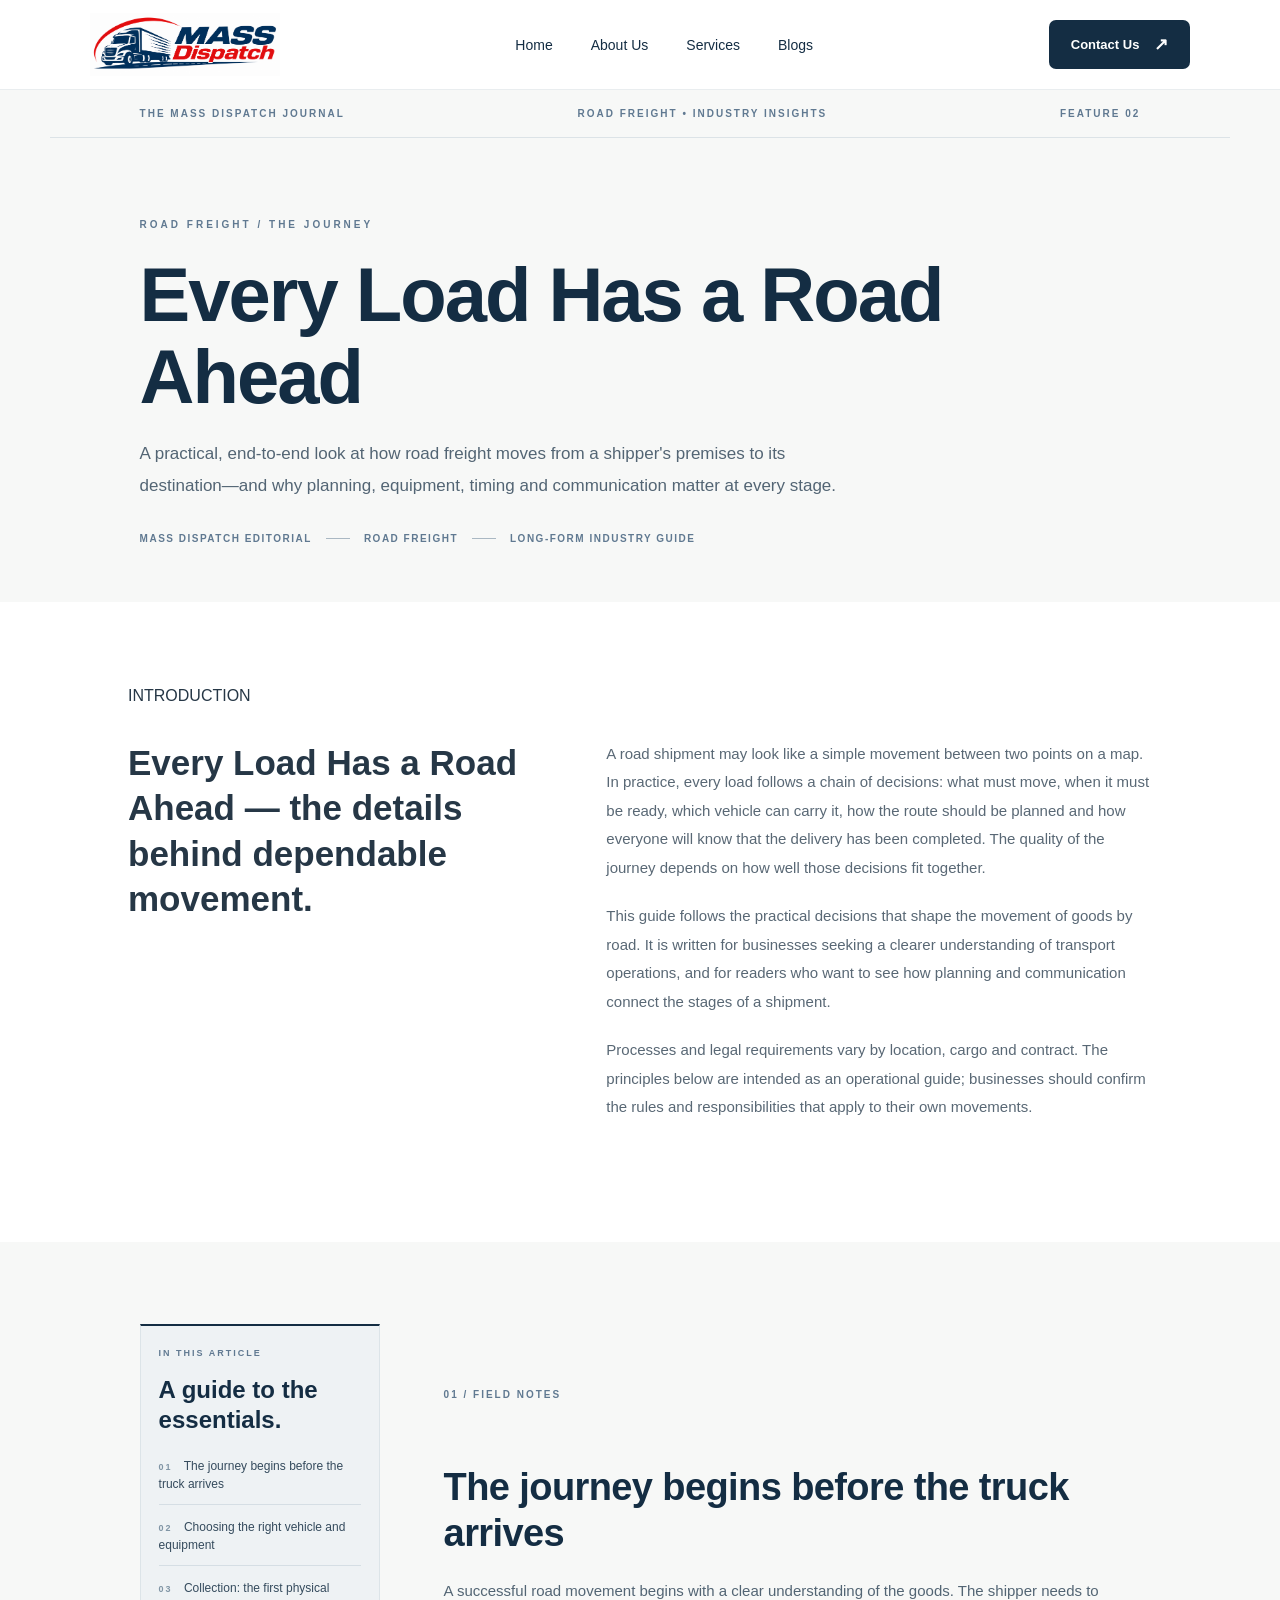
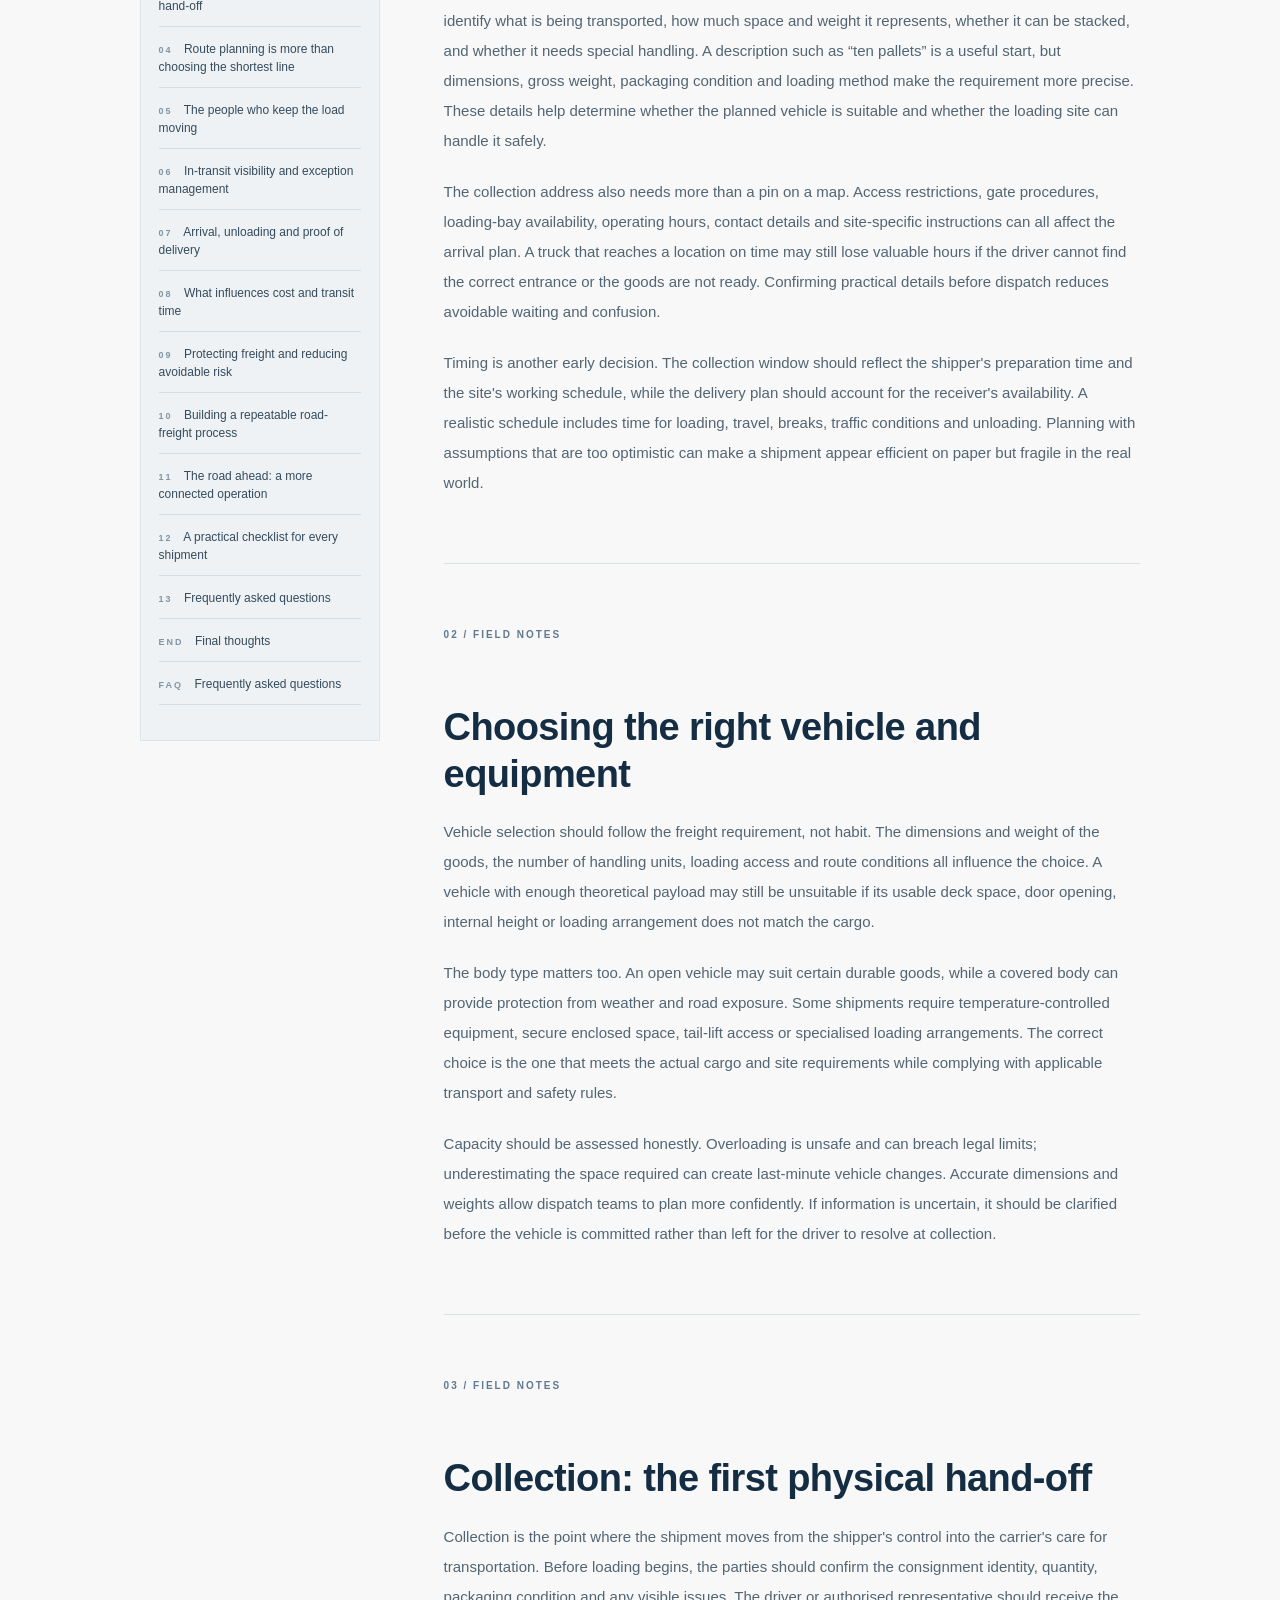
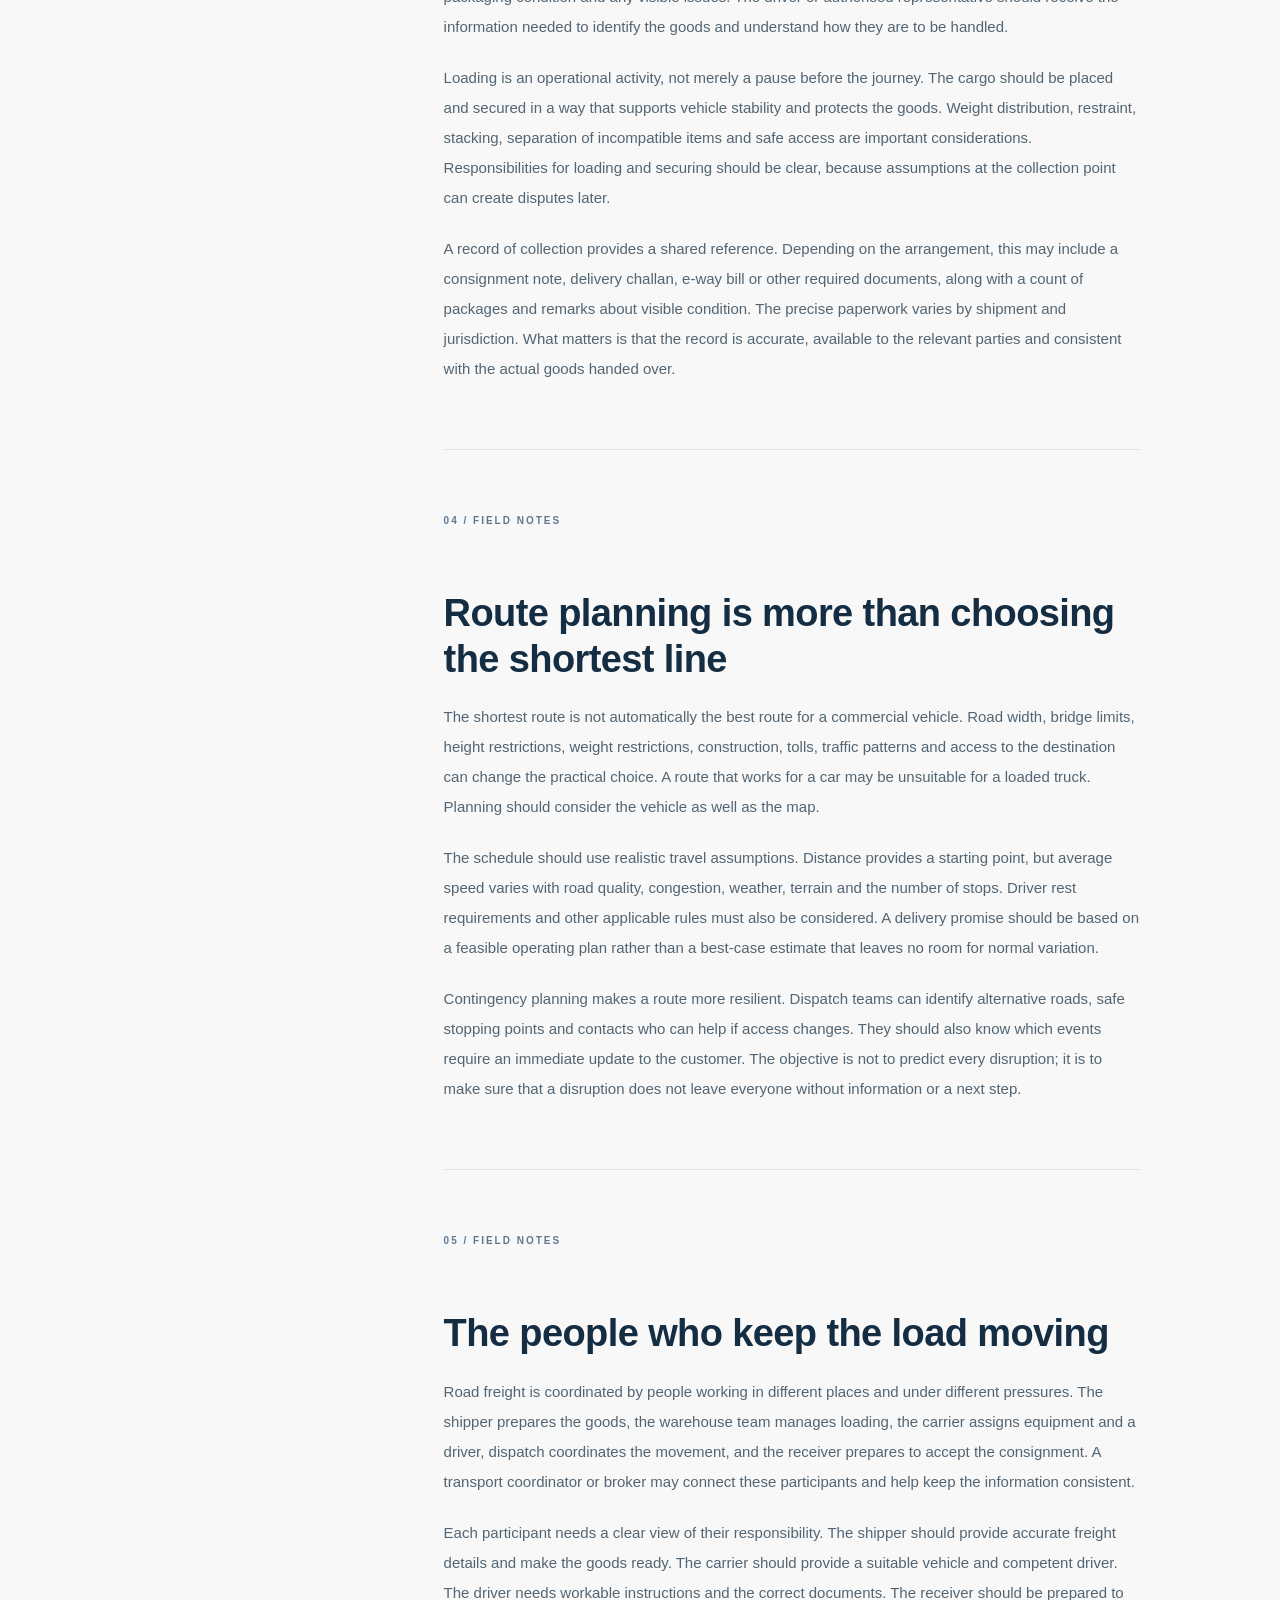
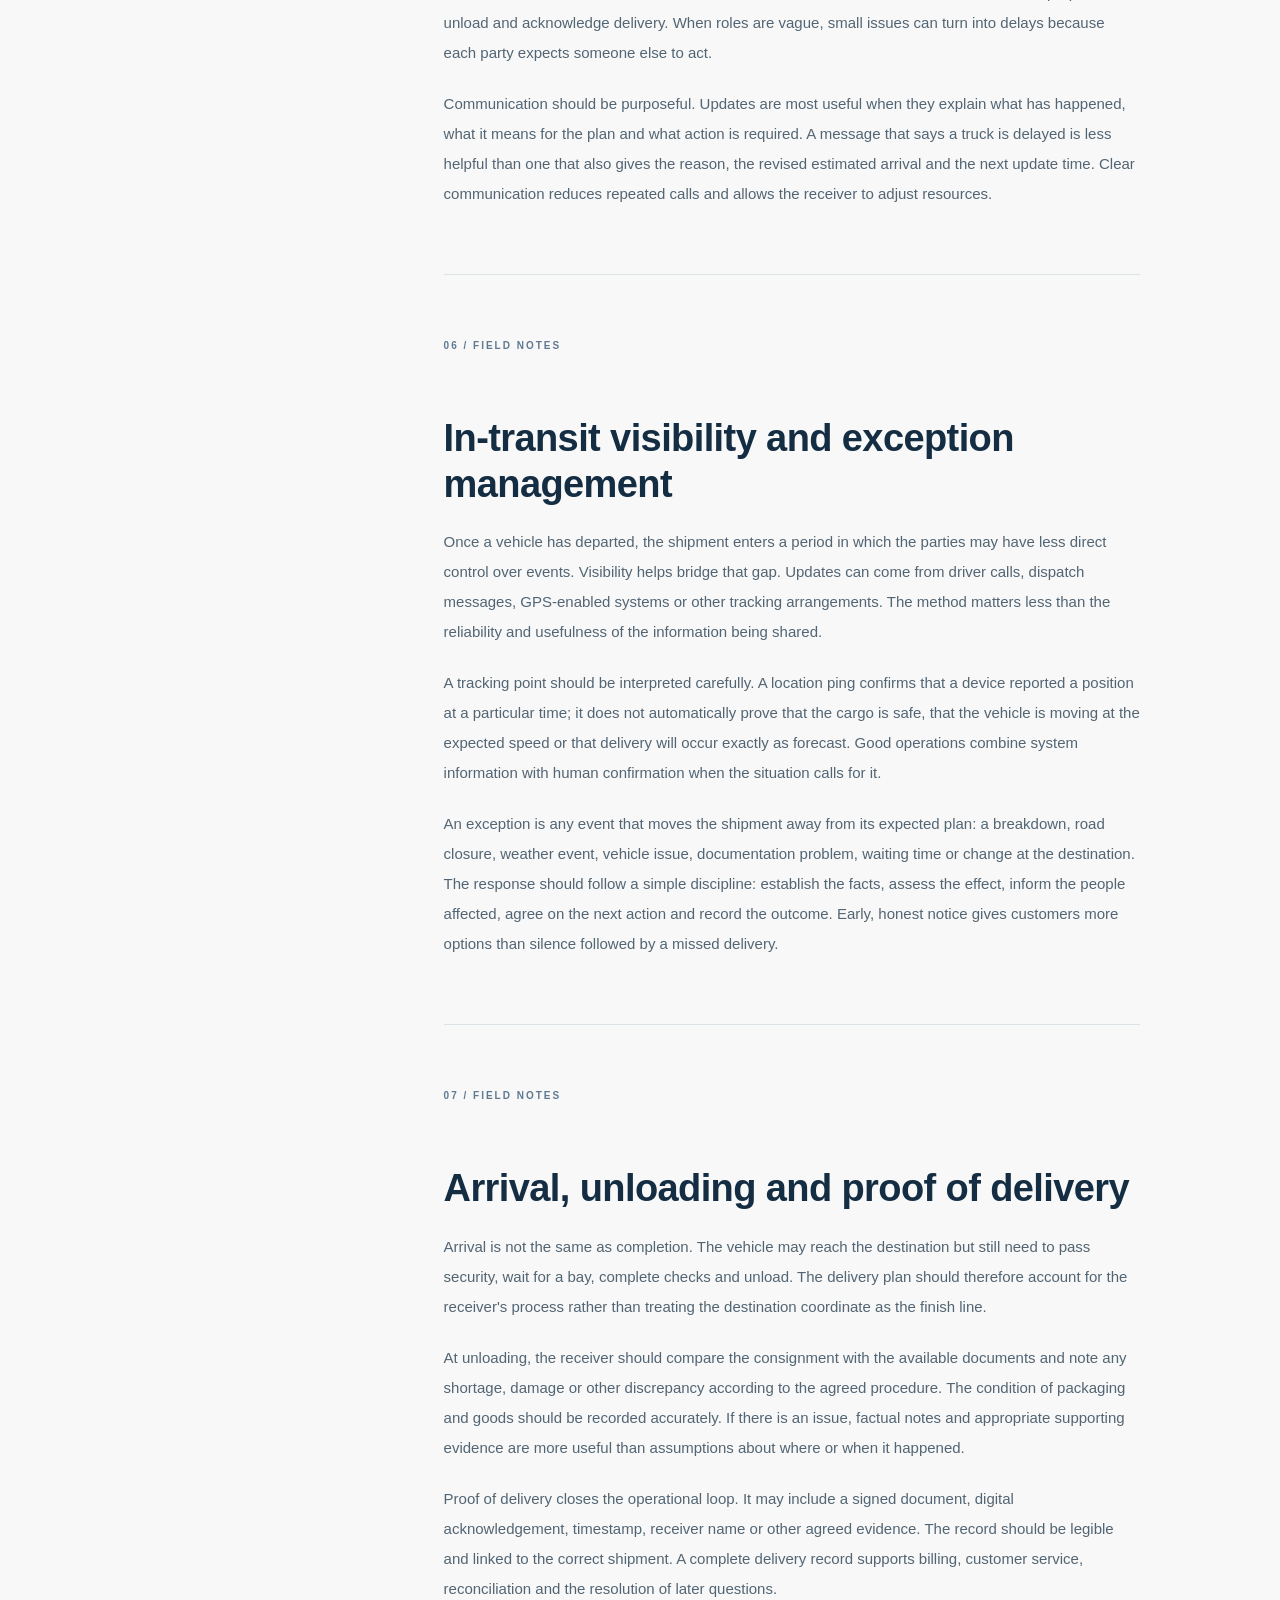
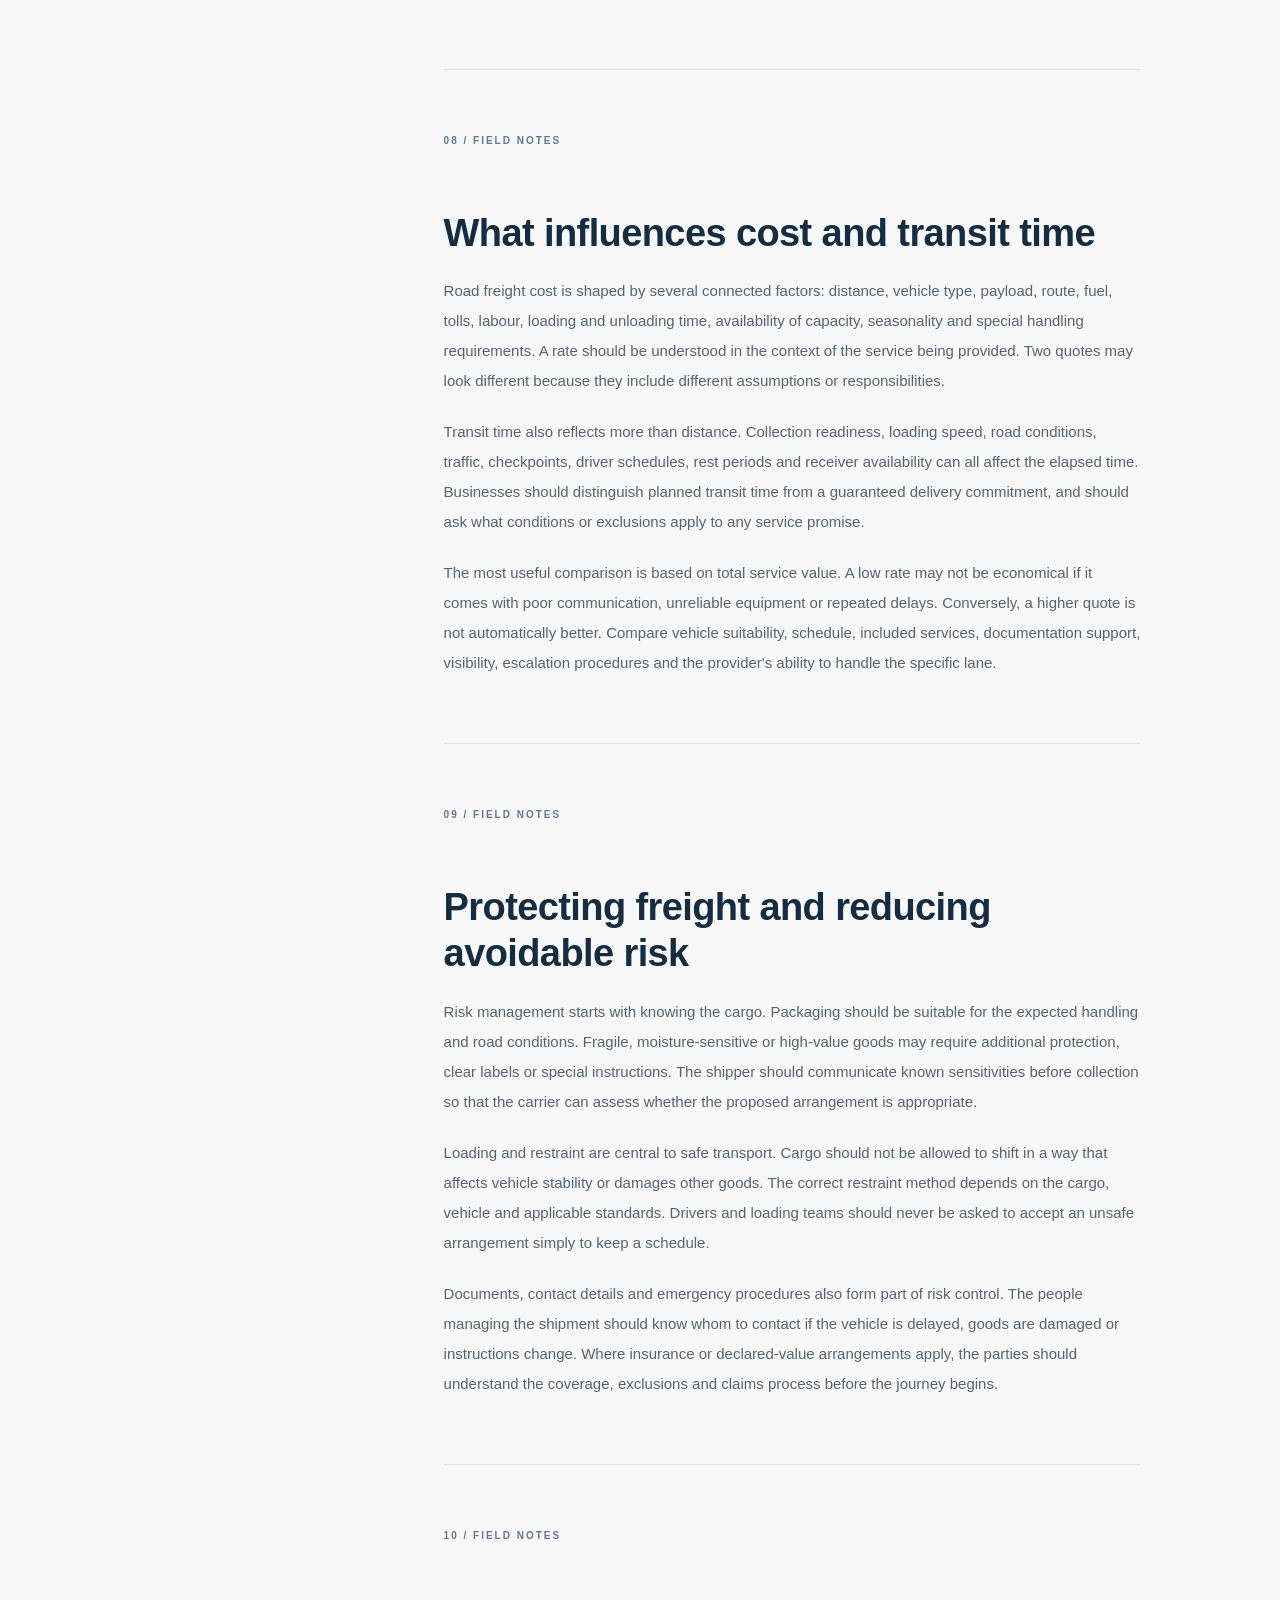
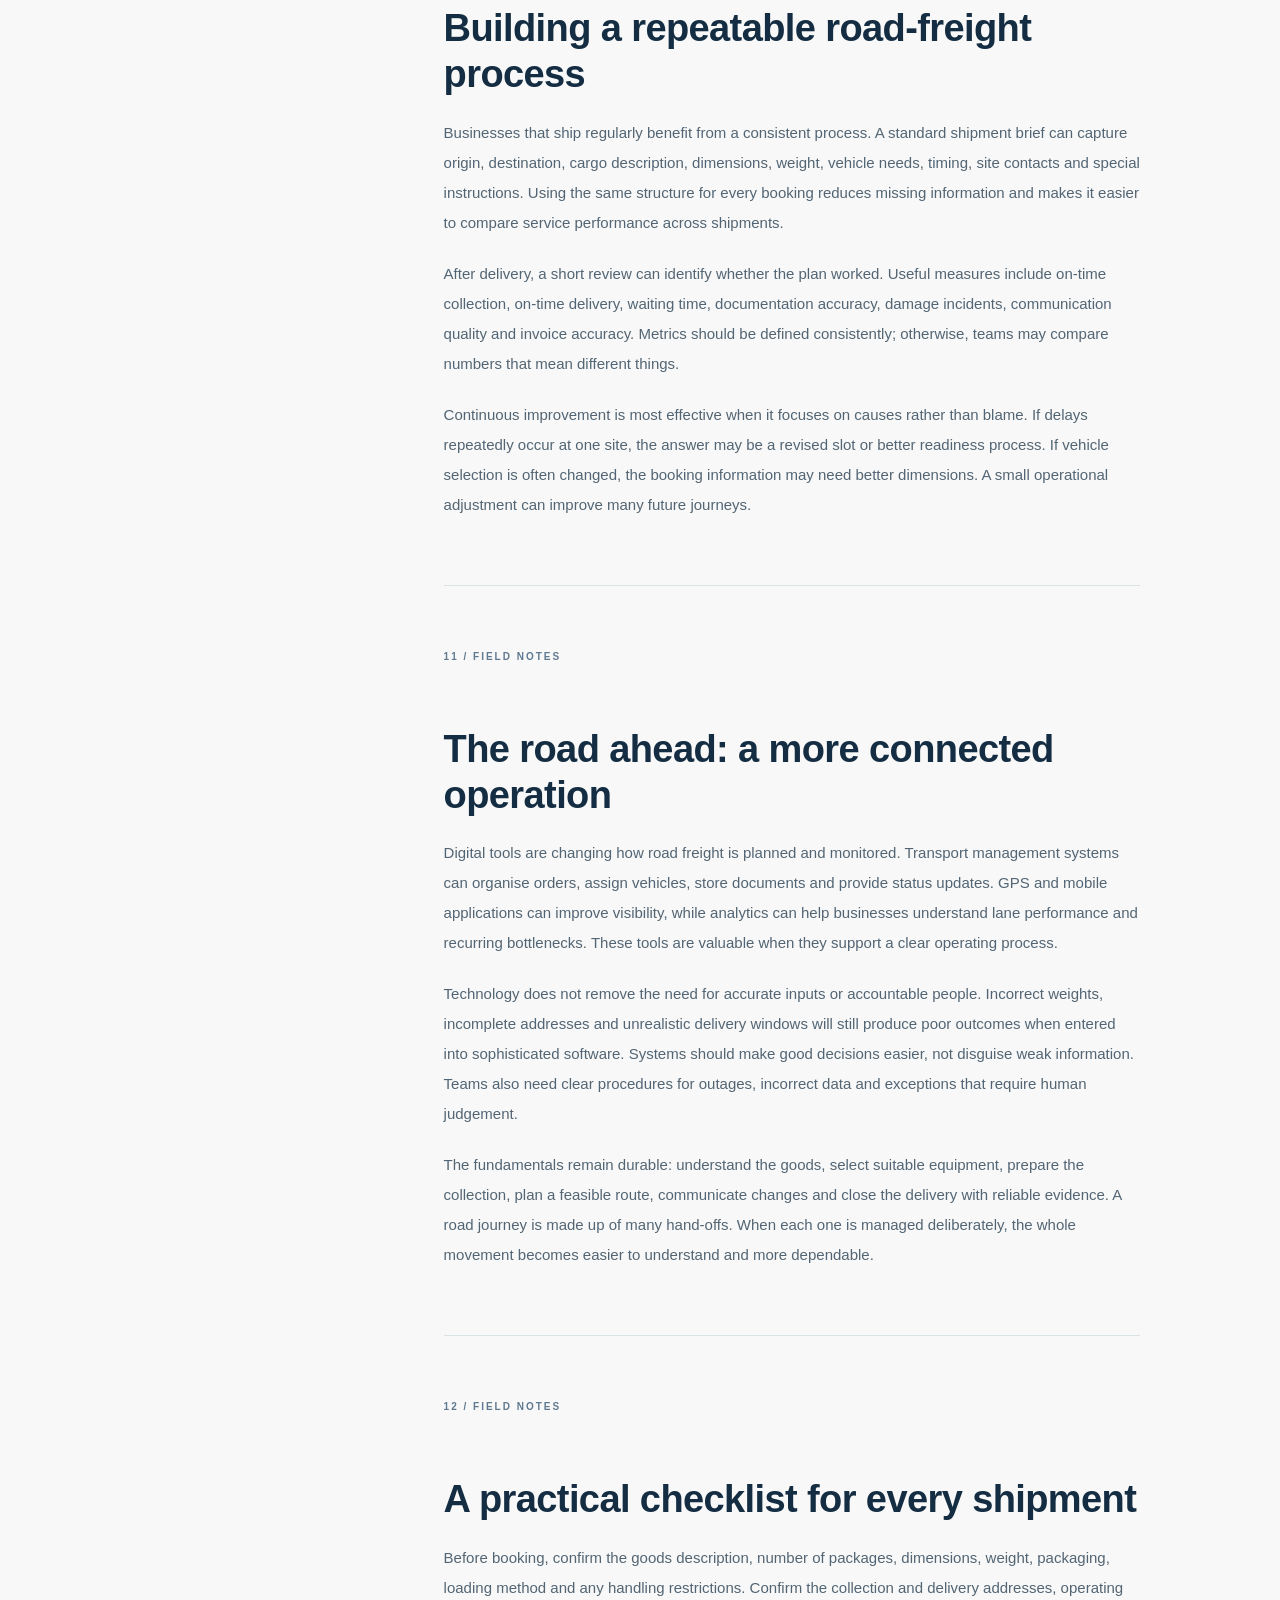
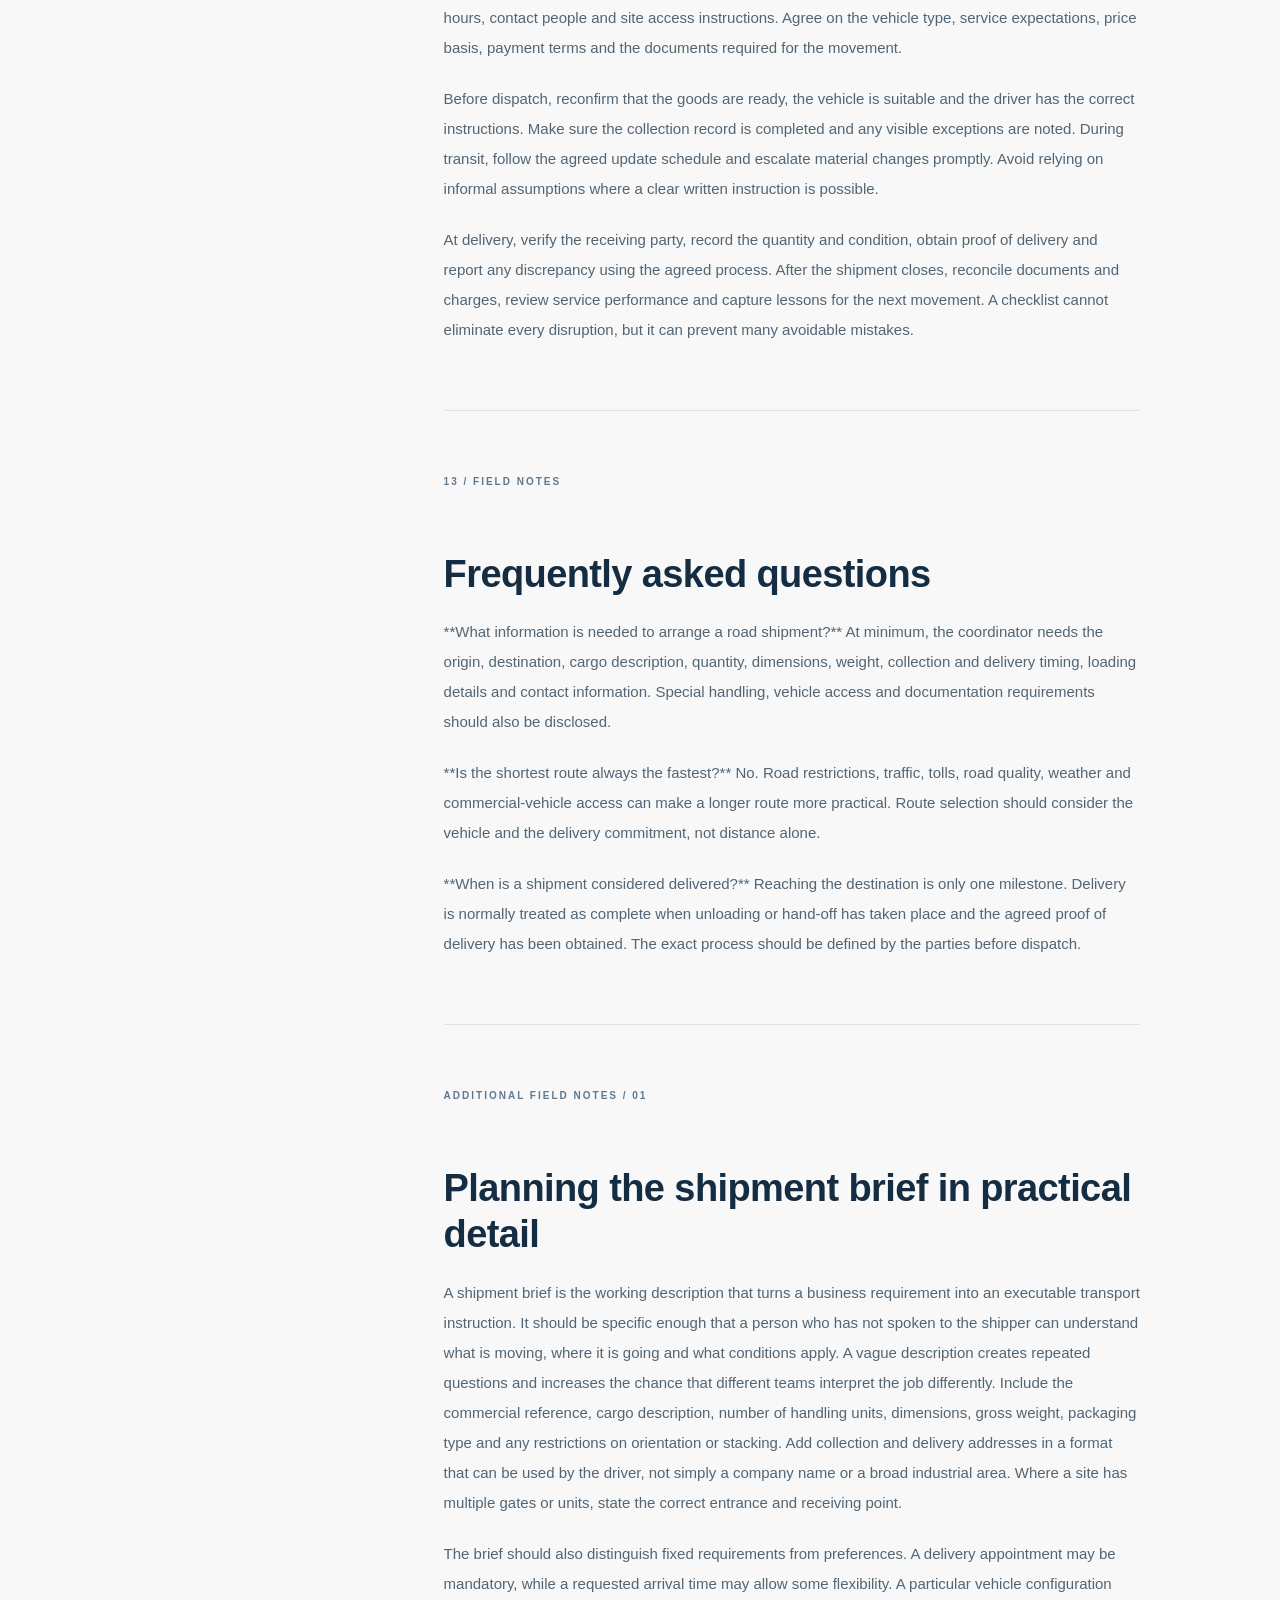
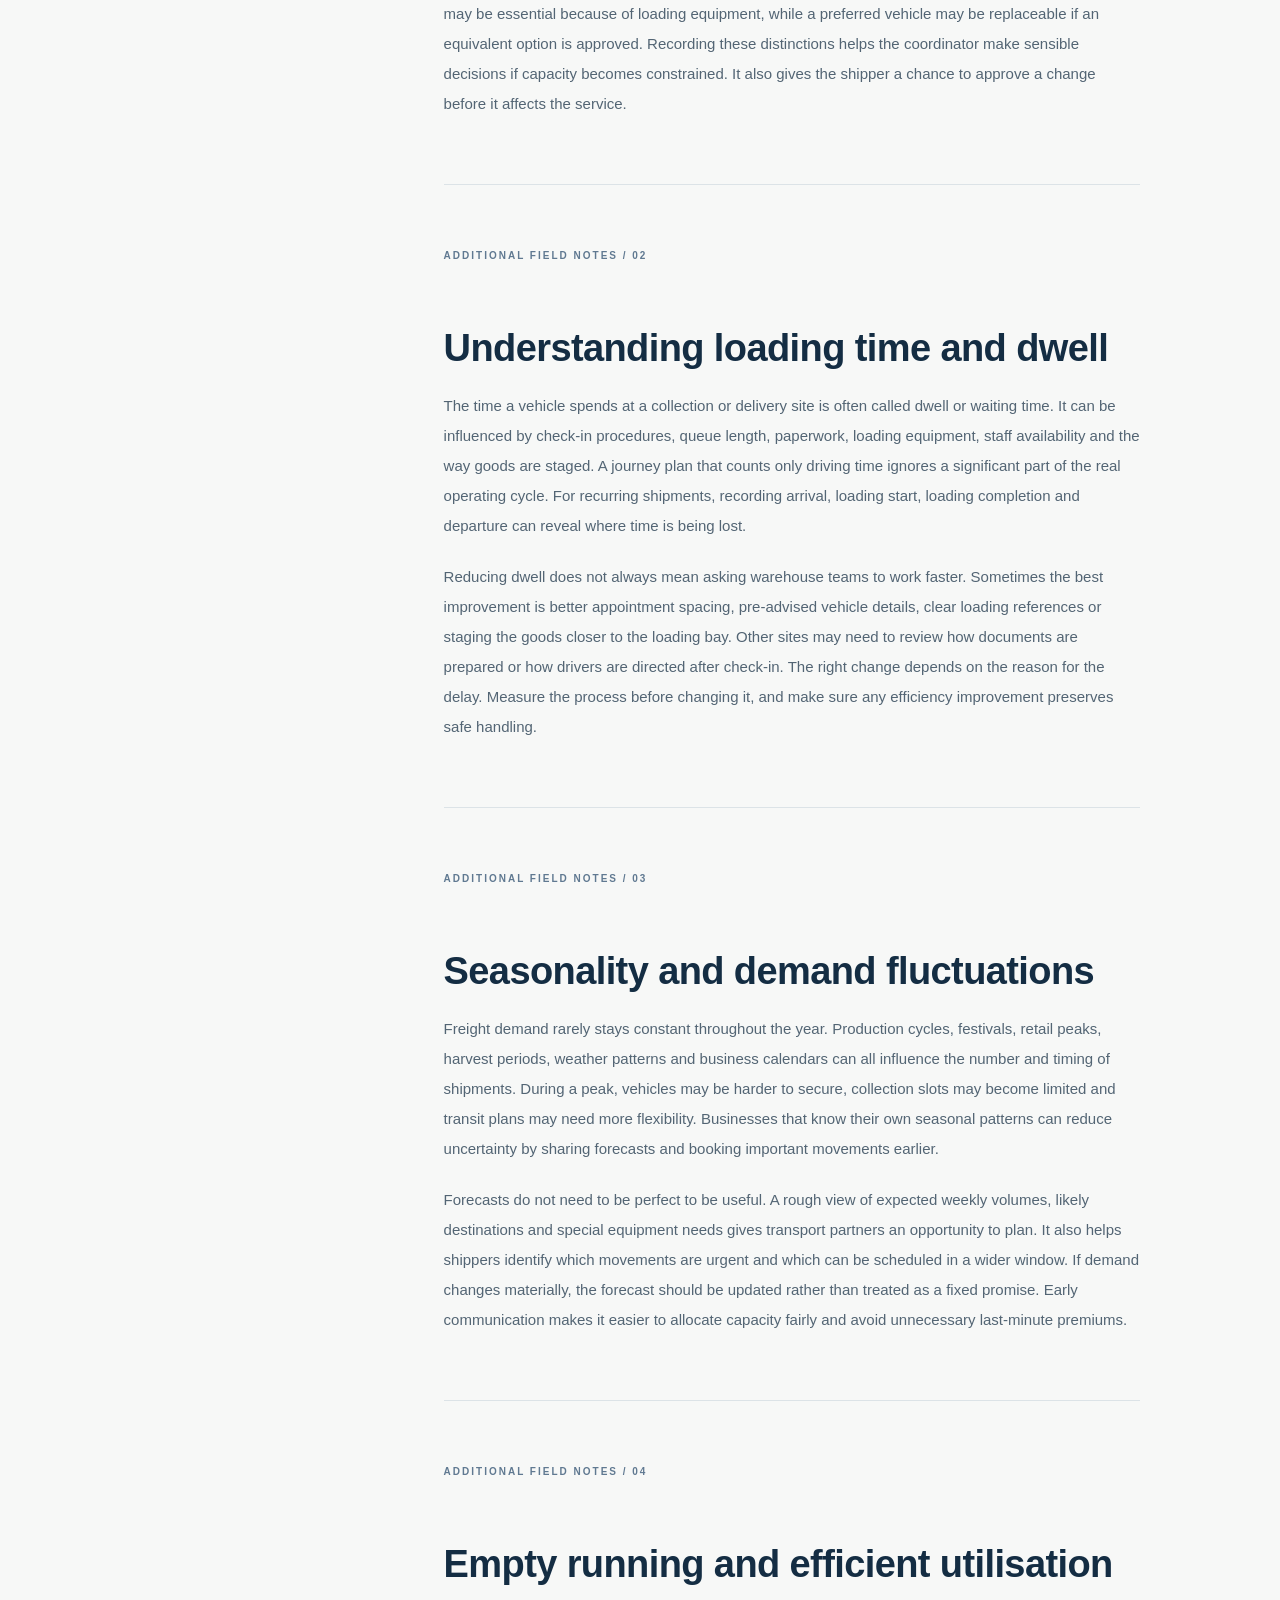
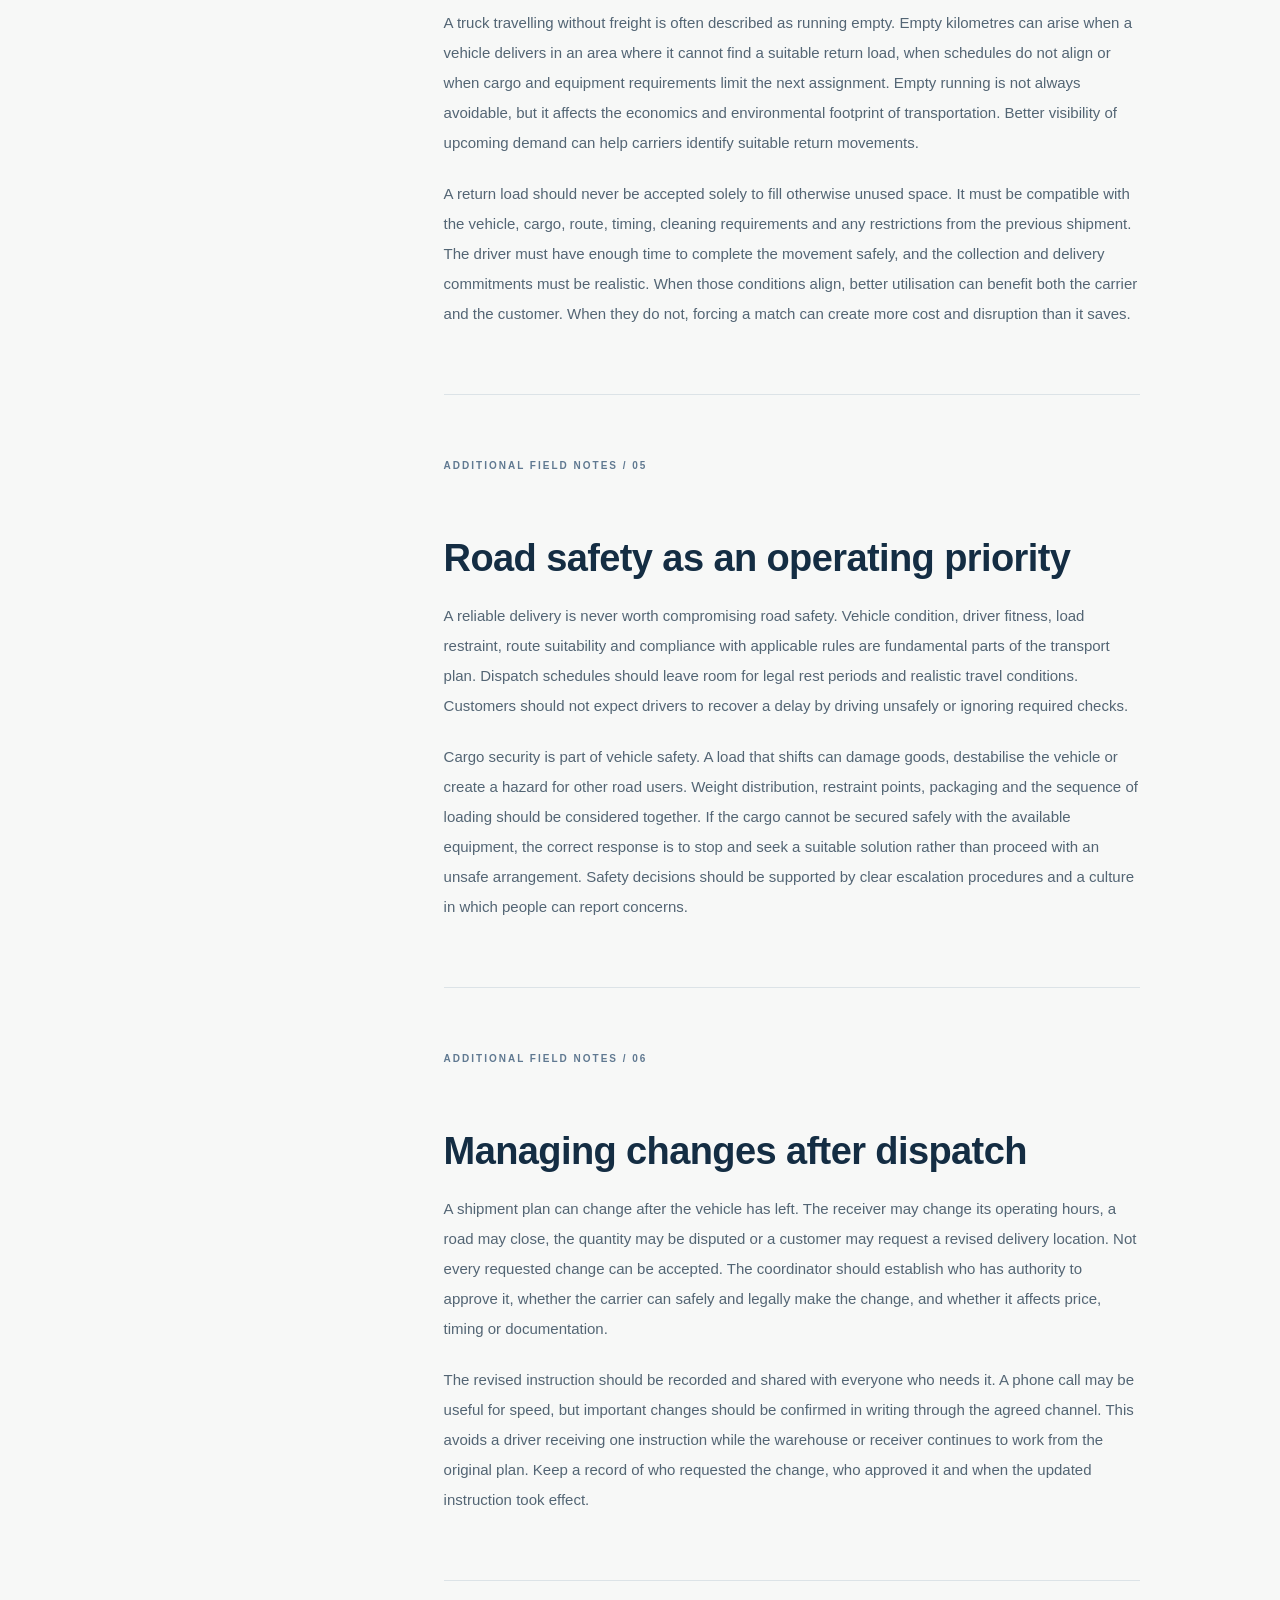
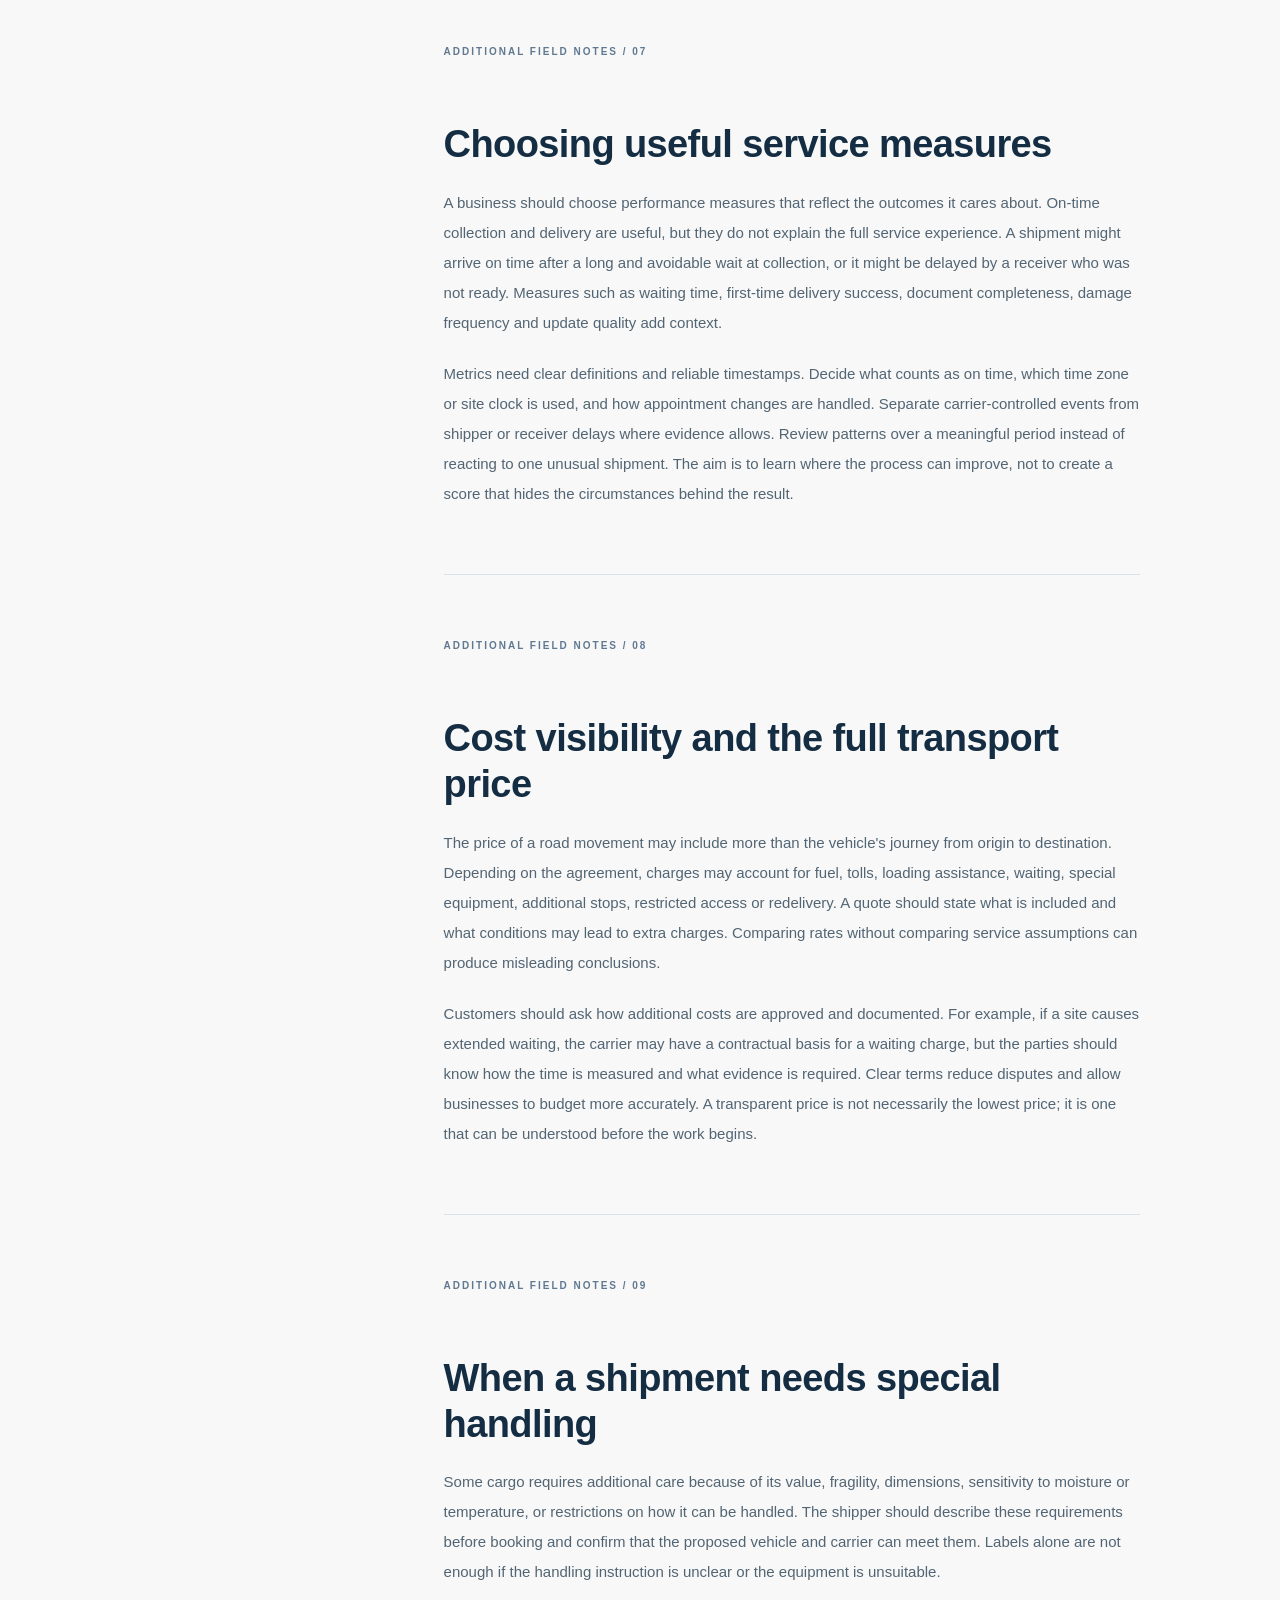
<file: blog-road-freight-journey.html>
<!DOCTYPE html>
<html lang="en"><head>
<meta charset="UTF-8"><meta name="viewport" content="width=device-width, initial-scale=1.0">
<title>Every Load Has a Road Ahead | MASS Dispatch Journal</title><meta name="description" content="A practical, end-to-end look at how road freight moves from a shipper's premises to its destination—and why planning, equipment, timing and communication matter at every stage.">
<link rel="stylesheet" href="style.css"><link rel="stylesheet" href="blog-magazine.css">
</head><body class="journal-page">
<header class="navbar"><a href="index.html" class="logo"><img src="logo.png" alt="MASS Dispatch"></a>
<nav class="nav-links" id="navLinks"><a href="index.html">Home</a><a href="about.html">About Us</a><a href="index.html#services">Services</a><a href="blog.html">Blogs</a><a href="contact.html" class="mobile-contact-link">Contact Us</a></nav>
<a href="contact.html" class="contact-btn">Contact Us <span>↗</span></a>
<button class="menu-toggle" id="menuToggle" aria-label="Open navigation menu" aria-expanded="false"><span></span><span></span><span></span></button></header>
<div class="journal-masthead"><span>THE MASS DISPATCH JOURNAL</span><span>ROAD FREIGHT • INDUSTRY INSIGHTS</span><span>FEATURE 02</span></div>
<header class="journal-intro"><span class="journal-kicker">ROAD FREIGHT / THE JOURNEY</span><h1>Every Load Has a Road Ahead</h1><p class="journal-deck">A practical, end-to-end look at how road freight moves from a shipper's premises to its destination—and why planning, equipment, timing and communication matter at every stage.</p><div class="journal-byline"><span>MASS DISPATCH EDITORIAL</span><i></i><span>ROAD FREIGHT</span><i></i><span>LONG-FORM INDUSTRY GUIDE</span></div></header>

<section class="article-introduction"><div class="article-intro-label"><span></span> INTRODUCTION</div><div class="article-intro-layout"><h2>Every Load Has a Road Ahead<span> — the details behind dependable movement.</span></h2><div class="article-intro-text"><p>A road shipment may look like a simple movement between two points on a map. In practice, every load follows a chain of decisions: what must move, when it must be ready, which vehicle can carry it, how the route should be planned and how everyone will know that the delivery has been completed. The quality of the journey depends on how well those decisions fit together.</p><p>This guide follows the practical decisions that shape the movement of goods by road. It is written for businesses seeking a clearer understanding of transport operations, and for readers who want to see how planning and communication connect the stages of a shipment.</p><p>Processes and legal requirements vary by location, cargo and contract. The principles below are intended as an operational guide; businesses should confirm the rules and responsibilities that apply to their own movements.</p></div></div></section>
<article class="full-article journal-layout"><aside class="article-toc journal-contents"><div class="toc-heading"><span>IN THIS ARTICLE</span><h2>A guide to the essentials.</h2></div><nav><a href="#section-1"><span>01</span> The journey begins before the truck arrives</a>
<a href="#section-2"><span>02</span> Choosing the right vehicle and equipment</a>
<a href="#section-3"><span>03</span> Collection: the first physical hand-off</a>
<a href="#section-4"><span>04</span> Route planning is more than choosing the shortest line</a>
<a href="#section-5"><span>05</span> The people who keep the load moving</a>
<a href="#section-6"><span>06</span> In-transit visibility and exception management</a>
<a href="#section-7"><span>07</span> Arrival, unloading and proof of delivery</a>
<a href="#section-8"><span>08</span> What influences cost and transit time</a>
<a href="#section-9"><span>09</span> Protecting freight and reducing avoidable risk</a>
<a href="#section-10"><span>10</span> Building a repeatable road-freight process</a>
<a href="#section-11"><span>11</span> The road ahead: a more connected operation</a>
<a href="#section-12"><span>12</span> A practical checklist for every shipment</a>
<a href="#section-13"><span>13</span> Frequently asked questions</a><a href="#conclusion"><span>END</span> Final thoughts</a><a href="#faq"><span>FAQ</span> Frequently asked questions</a></nav></aside><div class="article-body journal-article"><section id="section-1" class="article-section"><span class="section-number">01 / FIELD NOTES</span><h2>The journey begins before the truck arrives</h2><p>A successful road movement begins with a clear understanding of the goods. The shipper needs to identify what is being transported, how much space and weight it represents, whether it can be stacked, and whether it needs special handling. A description such as “ten pallets” is a useful start, but dimensions, gross weight, packaging condition and loading method make the requirement more precise. These details help determine whether the planned vehicle is suitable and whether the loading site can handle it safely.</p>
<p>The collection address also needs more than a pin on a map. Access restrictions, gate procedures, loading-bay availability, operating hours, contact details and site-specific instructions can all affect the arrival plan. A truck that reaches a location on time may still lose valuable hours if the driver cannot find the correct entrance or the goods are not ready. Confirming practical details before dispatch reduces avoidable waiting and confusion.</p>
<p>Timing is another early decision. The collection window should reflect the shipper's preparation time and the site's working schedule, while the delivery plan should account for the receiver's availability. A realistic schedule includes time for loading, travel, breaks, traffic conditions and unloading. Planning with assumptions that are too optimistic can make a shipment appear efficient on paper but fragile in the real world.</p></section>
<section id="section-2" class="article-section"><span class="section-number">02 / FIELD NOTES</span><h2>Choosing the right vehicle and equipment</h2><p>Vehicle selection should follow the freight requirement, not habit. The dimensions and weight of the goods, the number of handling units, loading access and route conditions all influence the choice. A vehicle with enough theoretical payload may still be unsuitable if its usable deck space, door opening, internal height or loading arrangement does not match the cargo.</p>
<p>The body type matters too. An open vehicle may suit certain durable goods, while a covered body can provide protection from weather and road exposure. Some shipments require temperature-controlled equipment, secure enclosed space, tail-lift access or specialised loading arrangements. The correct choice is the one that meets the actual cargo and site requirements while complying with applicable transport and safety rules.</p>
<p>Capacity should be assessed honestly. Overloading is unsafe and can breach legal limits; underestimating the space required can create last-minute vehicle changes. Accurate dimensions and weights allow dispatch teams to plan more confidently. If information is uncertain, it should be clarified before the vehicle is committed rather than left for the driver to resolve at collection.</p></section>
<section id="section-3" class="article-section"><span class="section-number">03 / FIELD NOTES</span><h2>Collection: the first physical hand-off</h2><p>Collection is the point where the shipment moves from the shipper's control into the carrier's care for transportation. Before loading begins, the parties should confirm the consignment identity, quantity, packaging condition and any visible issues. The driver or authorised representative should receive the information needed to identify the goods and understand how they are to be handled.</p>
<p>Loading is an operational activity, not merely a pause before the journey. The cargo should be placed and secured in a way that supports vehicle stability and protects the goods. Weight distribution, restraint, stacking, separation of incompatible items and safe access are important considerations. Responsibilities for loading and securing should be clear, because assumptions at the collection point can create disputes later.</p>
<p>A record of collection provides a shared reference. Depending on the arrangement, this may include a consignment note, delivery challan, e-way bill or other required documents, along with a count of packages and remarks about visible condition. The precise paperwork varies by shipment and jurisdiction. What matters is that the record is accurate, available to the relevant parties and consistent with the actual goods handed over.</p></section>
<section id="section-4" class="article-section"><span class="section-number">04 / FIELD NOTES</span><h2>Route planning is more than choosing the shortest line</h2><p>The shortest route is not automatically the best route for a commercial vehicle. Road width, bridge limits, height restrictions, weight restrictions, construction, tolls, traffic patterns and access to the destination can change the practical choice. A route that works for a car may be unsuitable for a loaded truck. Planning should consider the vehicle as well as the map.</p>
<p>The schedule should use realistic travel assumptions. Distance provides a starting point, but average speed varies with road quality, congestion, weather, terrain and the number of stops. Driver rest requirements and other applicable rules must also be considered. A delivery promise should be based on a feasible operating plan rather than a best-case estimate that leaves no room for normal variation.</p>
<p>Contingency planning makes a route more resilient. Dispatch teams can identify alternative roads, safe stopping points and contacts who can help if access changes. They should also know which events require an immediate update to the customer. The objective is not to predict every disruption; it is to make sure that a disruption does not leave everyone without information or a next step.</p></section>
<section id="section-5" class="article-section"><span class="section-number">05 / FIELD NOTES</span><h2>The people who keep the load moving</h2><p>Road freight is coordinated by people working in different places and under different pressures. The shipper prepares the goods, the warehouse team manages loading, the carrier assigns equipment and a driver, dispatch coordinates the movement, and the receiver prepares to accept the consignment. A transport coordinator or broker may connect these participants and help keep the information consistent.</p>
<p>Each participant needs a clear view of their responsibility. The shipper should provide accurate freight details and make the goods ready. The carrier should provide a suitable vehicle and competent driver. The driver needs workable instructions and the correct documents. The receiver should be prepared to unload and acknowledge delivery. When roles are vague, small issues can turn into delays because each party expects someone else to act.</p>
<p>Communication should be purposeful. Updates are most useful when they explain what has happened, what it means for the plan and what action is required. A message that says a truck is delayed is less helpful than one that also gives the reason, the revised estimated arrival and the next update time. Clear communication reduces repeated calls and allows the receiver to adjust resources.</p></section>
<section id="section-6" class="article-section"><span class="section-number">06 / FIELD NOTES</span><h2>In-transit visibility and exception management</h2><p>Once a vehicle has departed, the shipment enters a period in which the parties may have less direct control over events. Visibility helps bridge that gap. Updates can come from driver calls, dispatch messages, GPS-enabled systems or other tracking arrangements. The method matters less than the reliability and usefulness of the information being shared.</p>
<p>A tracking point should be interpreted carefully. A location ping confirms that a device reported a position at a particular time; it does not automatically prove that the cargo is safe, that the vehicle is moving at the expected speed or that delivery will occur exactly as forecast. Good operations combine system information with human confirmation when the situation calls for it.</p>
<p>An exception is any event that moves the shipment away from its expected plan: a breakdown, road closure, weather event, vehicle issue, documentation problem, waiting time or change at the destination. The response should follow a simple discipline: establish the facts, assess the effect, inform the people affected, agree on the next action and record the outcome. Early, honest notice gives customers more options than silence followed by a missed delivery.</p></section>
<section id="section-7" class="article-section"><span class="section-number">07 / FIELD NOTES</span><h2>Arrival, unloading and proof of delivery</h2><p>Arrival is not the same as completion. The vehicle may reach the destination but still need to pass security, wait for a bay, complete checks and unload. The delivery plan should therefore account for the receiver's process rather than treating the destination coordinate as the finish line.</p>
<p>At unloading, the receiver should compare the consignment with the available documents and note any shortage, damage or other discrepancy according to the agreed procedure. The condition of packaging and goods should be recorded accurately. If there is an issue, factual notes and appropriate supporting evidence are more useful than assumptions about where or when it happened.</p>
<p>Proof of delivery closes the operational loop. It may include a signed document, digital acknowledgement, timestamp, receiver name or other agreed evidence. The record should be legible and linked to the correct shipment. A complete delivery record supports billing, customer service, reconciliation and the resolution of later questions.</p></section>
<section id="section-8" class="article-section"><span class="section-number">08 / FIELD NOTES</span><h2>What influences cost and transit time</h2><p>Road freight cost is shaped by several connected factors: distance, vehicle type, payload, route, fuel, tolls, labour, loading and unloading time, availability of capacity, seasonality and special handling requirements. A rate should be understood in the context of the service being provided. Two quotes may look different because they include different assumptions or responsibilities.</p>
<p>Transit time also reflects more than distance. Collection readiness, loading speed, road conditions, traffic, checkpoints, driver schedules, rest periods and receiver availability can all affect the elapsed time. Businesses should distinguish planned transit time from a guaranteed delivery commitment, and should ask what conditions or exclusions apply to any service promise.</p>
<p>The most useful comparison is based on total service value. A low rate may not be economical if it comes with poor communication, unreliable equipment or repeated delays. Conversely, a higher quote is not automatically better. Compare vehicle suitability, schedule, included services, documentation support, visibility, escalation procedures and the provider's ability to handle the specific lane.</p></section>
<section id="section-9" class="article-section"><span class="section-number">09 / FIELD NOTES</span><h2>Protecting freight and reducing avoidable risk</h2><p>Risk management starts with knowing the cargo. Packaging should be suitable for the expected handling and road conditions. Fragile, moisture-sensitive or high-value goods may require additional protection, clear labels or special instructions. The shipper should communicate known sensitivities before collection so that the carrier can assess whether the proposed arrangement is appropriate.</p>
<p>Loading and restraint are central to safe transport. Cargo should not be allowed to shift in a way that affects vehicle stability or damages other goods. The correct restraint method depends on the cargo, vehicle and applicable standards. Drivers and loading teams should never be asked to accept an unsafe arrangement simply to keep a schedule.</p>
<p>Documents, contact details and emergency procedures also form part of risk control. The people managing the shipment should know whom to contact if the vehicle is delayed, goods are damaged or instructions change. Where insurance or declared-value arrangements apply, the parties should understand the coverage, exclusions and claims process before the journey begins.</p></section>
<section id="section-10" class="article-section"><span class="section-number">10 / FIELD NOTES</span><h2>Building a repeatable road-freight process</h2><p>Businesses that ship regularly benefit from a consistent process. A standard shipment brief can capture origin, destination, cargo description, dimensions, weight, vehicle needs, timing, site contacts and special instructions. Using the same structure for every booking reduces missing information and makes it easier to compare service performance across shipments.</p>
<p>After delivery, a short review can identify whether the plan worked. Useful measures include on-time collection, on-time delivery, waiting time, documentation accuracy, damage incidents, communication quality and invoice accuracy. Metrics should be defined consistently; otherwise, teams may compare numbers that mean different things.</p>
<p>Continuous improvement is most effective when it focuses on causes rather than blame. If delays repeatedly occur at one site, the answer may be a revised slot or better readiness process. If vehicle selection is often changed, the booking information may need better dimensions. A small operational adjustment can improve many future journeys.</p></section>
<section id="section-11" class="article-section"><span class="section-number">11 / FIELD NOTES</span><h2>The road ahead: a more connected operation</h2><p>Digital tools are changing how road freight is planned and monitored. Transport management systems can organise orders, assign vehicles, store documents and provide status updates. GPS and mobile applications can improve visibility, while analytics can help businesses understand lane performance and recurring bottlenecks. These tools are valuable when they support a clear operating process.</p>
<p>Technology does not remove the need for accurate inputs or accountable people. Incorrect weights, incomplete addresses and unrealistic delivery windows will still produce poor outcomes when entered into sophisticated software. Systems should make good decisions easier, not disguise weak information. Teams also need clear procedures for outages, incorrect data and exceptions that require human judgement.</p>
<p>The fundamentals remain durable: understand the goods, select suitable equipment, prepare the collection, plan a feasible route, communicate changes and close the delivery with reliable evidence. A road journey is made up of many hand-offs. When each one is managed deliberately, the whole movement becomes easier to understand and more dependable.</p></section>
<section id="section-12" class="article-section"><span class="section-number">12 / FIELD NOTES</span><h2>A practical checklist for every shipment</h2><p>Before booking, confirm the goods description, number of packages, dimensions, weight, packaging, loading method and any handling restrictions. Confirm the collection and delivery addresses, operating hours, contact people and site access instructions. Agree on the vehicle type, service expectations, price basis, payment terms and the documents required for the movement.</p>
<p>Before dispatch, reconfirm that the goods are ready, the vehicle is suitable and the driver has the correct instructions. Make sure the collection record is completed and any visible exceptions are noted. During transit, follow the agreed update schedule and escalate material changes promptly. Avoid relying on informal assumptions where a clear written instruction is possible.</p>
<p>At delivery, verify the receiving party, record the quantity and condition, obtain proof of delivery and report any discrepancy using the agreed process. After the shipment closes, reconcile documents and charges, review service performance and capture lessons for the next movement. A checklist cannot eliminate every disruption, but it can prevent many avoidable mistakes.</p></section>
<section id="section-13" class="article-section"><span class="section-number">13 / FIELD NOTES</span><h2>Frequently asked questions</h2><p>**What information is needed to arrange a road shipment?** At minimum, the coordinator needs the origin, destination, cargo description, quantity, dimensions, weight, collection and delivery timing, loading details and contact information. Special handling, vehicle access and documentation requirements should also be disclosed.</p>
<p>**Is the shortest route always the fastest?** No. Road restrictions, traffic, tolls, road quality, weather and commercial-vehicle access can make a longer route more practical. Route selection should consider the vehicle and the delivery commitment, not distance alone.</p>
<p>**When is a shipment considered delivered?** Reaching the destination is only one milestone. Delivery is normally treated as complete when unloading or hand-off has taken place and the agreed proof of delivery has been obtained. The exact process should be defined by the parties before dispatch.</p></section>
<section class="article-section extended-field-note"><span class="section-number">ADDITIONAL FIELD NOTES / 01</span><h2>Planning the shipment brief in practical detail</h2><p>A shipment brief is the working description that turns a business requirement into an executable transport instruction. It should be specific enough that a person who has not spoken to the shipper can understand what is moving, where it is going and what conditions apply. A vague description creates repeated questions and increases the chance that different teams interpret the job differently. Include the commercial reference, cargo description, number of handling units, dimensions, gross weight, packaging type and any restrictions on orientation or stacking. Add collection and delivery addresses in a format that can be used by the driver, not simply a company name or a broad industrial area. Where a site has multiple gates or units, state the correct entrance and receiving point.</p><p>The brief should also distinguish fixed requirements from preferences. A delivery appointment may be mandatory, while a requested arrival time may allow some flexibility. A particular vehicle configuration may be essential because of loading equipment, while a preferred vehicle may be replaceable if an equivalent option is approved. Recording these distinctions helps the coordinator make sensible decisions if capacity becomes constrained. It also gives the shipper a chance to approve a change before it affects the service.</p></section>
<section class="article-section extended-field-note"><span class="section-number">ADDITIONAL FIELD NOTES / 02</span><h2>Understanding loading time and dwell</h2><p>The time a vehicle spends at a collection or delivery site is often called dwell or waiting time. It can be influenced by check-in procedures, queue length, paperwork, loading equipment, staff availability and the way goods are staged. A journey plan that counts only driving time ignores a significant part of the real operating cycle. For recurring shipments, recording arrival, loading start, loading completion and departure can reveal where time is being lost.</p><p>Reducing dwell does not always mean asking warehouse teams to work faster. Sometimes the best improvement is better appointment spacing, pre-advised vehicle details, clear loading references or staging the goods closer to the loading bay. Other sites may need to review how documents are prepared or how drivers are directed after check-in. The right change depends on the reason for the delay. Measure the process before changing it, and make sure any efficiency improvement preserves safe handling.</p></section>
<section class="article-section extended-field-note"><span class="section-number">ADDITIONAL FIELD NOTES / 03</span><h2>Seasonality and demand fluctuations</h2><p>Freight demand rarely stays constant throughout the year. Production cycles, festivals, retail peaks, harvest periods, weather patterns and business calendars can all influence the number and timing of shipments. During a peak, vehicles may be harder to secure, collection slots may become limited and transit plans may need more flexibility. Businesses that know their own seasonal patterns can reduce uncertainty by sharing forecasts and booking important movements earlier.</p><p>Forecasts do not need to be perfect to be useful. A rough view of expected weekly volumes, likely destinations and special equipment needs gives transport partners an opportunity to plan. It also helps shippers identify which movements are urgent and which can be scheduled in a wider window. If demand changes materially, the forecast should be updated rather than treated as a fixed promise. Early communication makes it easier to allocate capacity fairly and avoid unnecessary last-minute premiums.</p></section>
<section class="article-section extended-field-note"><span class="section-number">ADDITIONAL FIELD NOTES / 04</span><h2>Empty running and efficient utilisation</h2><p>A truck travelling without freight is often described as running empty. Empty kilometres can arise when a vehicle delivers in an area where it cannot find a suitable return load, when schedules do not align or when cargo and equipment requirements limit the next assignment. Empty running is not always avoidable, but it affects the economics and environmental footprint of transportation. Better visibility of upcoming demand can help carriers identify suitable return movements.</p><p>A return load should never be accepted solely to fill otherwise unused space. It must be compatible with the vehicle, cargo, route, timing, cleaning requirements and any restrictions from the previous shipment. The driver must have enough time to complete the movement safely, and the collection and delivery commitments must be realistic. When those conditions align, better utilisation can benefit both the carrier and the customer. When they do not, forcing a match can create more cost and disruption than it saves.</p></section>
<section class="article-section extended-field-note"><span class="section-number">ADDITIONAL FIELD NOTES / 05</span><h2>Road safety as an operating priority</h2><p>A reliable delivery is never worth compromising road safety. Vehicle condition, driver fitness, load restraint, route suitability and compliance with applicable rules are fundamental parts of the transport plan. Dispatch schedules should leave room for legal rest periods and realistic travel conditions. Customers should not expect drivers to recover a delay by driving unsafely or ignoring required checks.</p><p>Cargo security is part of vehicle safety. A load that shifts can damage goods, destabilise the vehicle or create a hazard for other road users. Weight distribution, restraint points, packaging and the sequence of loading should be considered together. If the cargo cannot be secured safely with the available equipment, the correct response is to stop and seek a suitable solution rather than proceed with an unsafe arrangement. Safety decisions should be supported by clear escalation procedures and a culture in which people can report concerns.</p></section>
<section class="article-section extended-field-note"><span class="section-number">ADDITIONAL FIELD NOTES / 06</span><h2>Managing changes after dispatch</h2><p>A shipment plan can change after the vehicle has left. The receiver may change its operating hours, a road may close, the quantity may be disputed or a customer may request a revised delivery location. Not every requested change can be accepted. The coordinator should establish who has authority to approve it, whether the carrier can safely and legally make the change, and whether it affects price, timing or documentation.</p><p>The revised instruction should be recorded and shared with everyone who needs it. A phone call may be useful for speed, but important changes should be confirmed in writing through the agreed channel. This avoids a driver receiving one instruction while the warehouse or receiver continues to work from the original plan. Keep a record of who requested the change, who approved it and when the updated instruction took effect.</p></section>
<section class="article-section extended-field-note"><span class="section-number">ADDITIONAL FIELD NOTES / 07</span><h2>Choosing useful service measures</h2><p>A business should choose performance measures that reflect the outcomes it cares about. On-time collection and delivery are useful, but they do not explain the full service experience. A shipment might arrive on time after a long and avoidable wait at collection, or it might be delayed by a receiver who was not ready. Measures such as waiting time, first-time delivery success, document completeness, damage frequency and update quality add context.</p><p>Metrics need clear definitions and reliable timestamps. Decide what counts as on time, which time zone or site clock is used, and how appointment changes are handled. Separate carrier-controlled events from shipper or receiver delays where evidence allows. Review patterns over a meaningful period instead of reacting to one unusual shipment. The aim is to learn where the process can improve, not to create a score that hides the circumstances behind the result.</p></section>
<section class="article-section extended-field-note"><span class="section-number">ADDITIONAL FIELD NOTES / 08</span><h2>Cost visibility and the full transport price</h2><p>The price of a road movement may include more than the vehicle's journey from origin to destination. Depending on the agreement, charges may account for fuel, tolls, loading assistance, waiting, special equipment, additional stops, restricted access or redelivery. A quote should state what is included and what conditions may lead to extra charges. Comparing rates without comparing service assumptions can produce misleading conclusions.</p><p>Customers should ask how additional costs are approved and documented. For example, if a site causes extended waiting, the carrier may have a contractual basis for a waiting charge, but the parties should know how the time is measured and what evidence is required. Clear terms reduce disputes and allow businesses to budget more accurately. A transparent price is not necessarily the lowest price; it is one that can be understood before the work begins.</p></section>
<section class="article-section extended-field-note"><span class="section-number">ADDITIONAL FIELD NOTES / 09</span><h2>When a shipment needs special handling</h2><p>Some cargo requires additional care because of its value, fragility, dimensions, sensitivity to moisture or temperature, or restrictions on how it can be handled. The shipper should describe these requirements before booking and confirm that the proposed vehicle and carrier can meet them. Labels alone are not enough if the handling instruction is unclear or the equipment is unsuitable.</p><p>Special handling may affect route choice, loading sequence, driver instructions, security arrangements and delivery appointment. The parties should identify which requirements are mandatory and who is responsible for providing any special equipment or monitoring. If a requirement cannot be met, it should be raised before collection. Discovering it at the loading bay can lead to a failed collection and unnecessary handling of the goods.</p></section>
<section class="article-section extended-field-note"><span class="section-number">ADDITIONAL FIELD NOTES / 10</span><h2>The value of a clear escalation path</h2><p>An escalation path tells each participant whom to contact when a shipment moves outside the normal plan. It should identify the first operational contact, an alternate contact and the person authorised to approve material changes. A contact list is useful only if it is current and people know when to use it. For time-sensitive shipments, the expected response window should also be agreed.</p><p>Escalation should be proportionate. A minor routine update may not require senior involvement, while a safety concern, suspected loss, serious damage or failed delivery may need immediate attention. The person receiving the escalation should record the facts, decision and next update. This creates continuity if another team member takes over and prevents the same issue from being repeatedly investigated from the beginning.</p></section>
<section class="article-section extended-field-note"><span class="section-number">ADDITIONAL FIELD NOTES / 11</span><h2>A shipment review that leads to improvement</h2><p>After delivery, a short review can compare the plan with what actually happened. Did the vehicle arrive in the agreed window? Were the goods ready? Did loading take longer than expected? Was the route practical? Were updates provided at the right time? Was the delivery acknowledgement returned promptly? These questions help distinguish a one-off disruption from a recurring process weakness.</p><p>The review should produce an action that someone owns. If the address was incomplete, update the master site record. If the loading slot was consistently too short, discuss a revised appointment. If proof of delivery was delayed, agree who will upload it and by when. A review that ends with a clear owner and due date is more likely to change the next shipment than a general statement that communication should improve.</p></section>
<section class="article-section extended-field-note"><span class="section-number">ADDITIONAL FIELD NOTES / 12</span><h2>Frequently asked questions: practical planning</h2><p>**How early should a road shipment be booked?** It depends on lane demand, equipment type, cargo readiness and season. Regular or specialised movements benefit from more lead time, while urgent capacity should be confirmed rather than assumed. **Can an estimated arrival time change?** Yes. Traffic, weather, loading delays and other operating conditions can affect an estimate. Material changes should be communicated promptly. **What is the most important collection detail?** There is no single detail: accurate cargo information, a usable address, site access, readiness and contact details work together to make collection possible.</p></section>
<section class="article-section extended-field-note"><span class="section-number">PRACTICAL PERSPECTIVES / 01</span><h2>A note on planning across multiple delivery points</h2><p>Multi-drop journeys need an additional layer of coordination because the vehicle is completing several hand-offs rather than one collection and one delivery. The order of stops should consider delivery windows, unloading time, cargo accessibility, route restrictions and the effect that one late stop may have on every later appointment. A route that looks efficient by distance can become impractical if the first delivery blocks access to goods intended for the final receiver. Before dispatch, the loading sequence and stop order should be checked together so that the driver can unload each consignment without unsafe rearrangement.</p><p>Each receiver should have its own reference, contact details and acceptance process. The driver needs to know which packages belong to each destination, and the documents should make the split clear. If one location refuses or cannot accept its portion, the driver should not assume that the remaining deliveries can continue unchanged. The coordinator should confirm the revised plan and record what happened to the affected goods. Multi-drop movements are most reliable when the plan is designed around the actual cargo and sites, not simply a list of addresses.</p></section>
<section class="article-section extended-field-note"><span class="section-number">PRACTICAL PERSPECTIVES / 02</span><h2>Why realistic promises protect customer relationships</h2><p>A delivery promise is a commitment that shapes the receiver's own plans. Staff, unloading equipment, production schedules and customer appointments may all depend on the expected arrival. A promise that is too optimistic can therefore create costs beyond the transport movement itself. It is better to communicate a realistic window and then provide an early update if conditions change than to offer a precise time that has no operational basis.</p><p>Businesses can improve promise quality by using lane history, site dwell information and known restrictions when estimating transit. They should also distinguish between an estimated arrival and a guaranteed service level. If a guaranteed window is offered, the terms and exclusions should be understood by everyone involved. Clear promises are not a sign of low ambition; they are a foundation for dependable service and long-term trust.</p></section>
<section id="conclusion" class="article-conclusion"><span class="section-number">FINAL THOUGHTS</span><h2>Every Load Has a Road Ahead: the value of getting the details right.</h2><p>A road shipment may look like a simple movement between two points on a map. In practice, every load follows a chain of decisions: what must move, when it must be ready, which vehicle can carry it, how the route should be planned and how everyone will know that the delivery has been completed. The quality of the journey depends on how well those decisions fit together.</p><p>Reliable road freight is built through clear information, suitable resources, realistic schedules and responsible communication. No single participant controls every part of a shipment, but each can contribute to a better result by completing its own hand-off carefully and sharing important changes early.</p><p>For businesses, the practical lesson is to treat transportation as a connected process rather than an isolated booking. Define the requirement, agree on responsibilities, monitor the milestones that matter and keep a complete record of what happened. These habits make operations easier to understand and improve over time.</p><a href="blog.html" class="article-back-link">← Back to the MASS Dispatch Journal</a></section>
<section id="faq" class="article-section"><span class="section-number">READER QUESTIONS</span><h2>Frequently asked questions</h2><p>**What information is needed to arrange a road shipment?** At minimum, the coordinator needs the origin, destination, cargo description, quantity, dimensions, weight, collection and delivery timing, loading details and contact information. Special handling, vehicle access and documentation requirements should also be disclosed.</p><p>**Is the shortest route always the fastest?** No. Road restrictions, traffic, tolls, road quality, weather and commercial-vehicle access can make a longer route more practical. Route selection should consider the vehicle and the delivery commitment, not distance alone.</p><p>**When is a shipment considered delivered?** Reaching the destination is only one milestone. Delivery is normally treated as complete when unloading or hand-off has taken place and the agreed proof of delivery has been obtained. The exact process should be defined by the parties before dispatch.</p></section>
</div></article><div class="copyright">© 2026 MASS Dispatch. All rights reserved.</div><script src="script.js"></script></body></html>
</file>
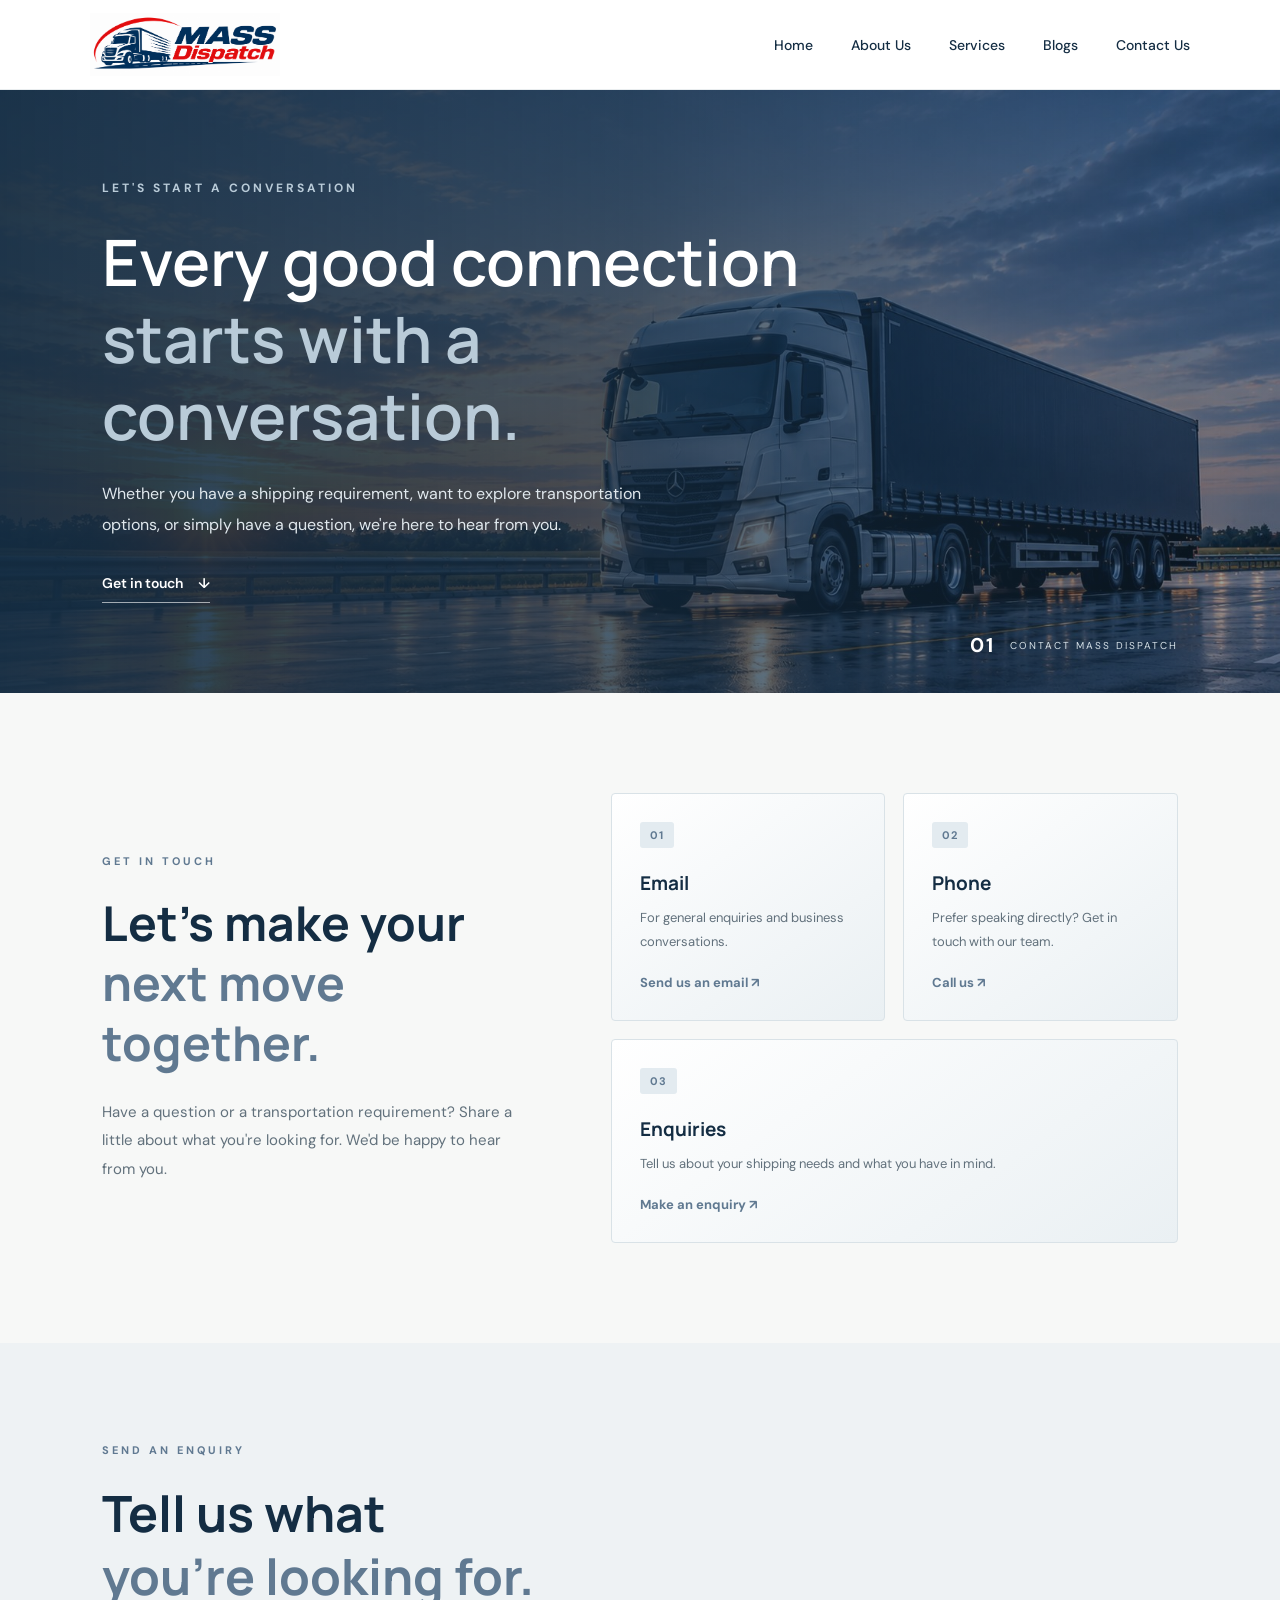
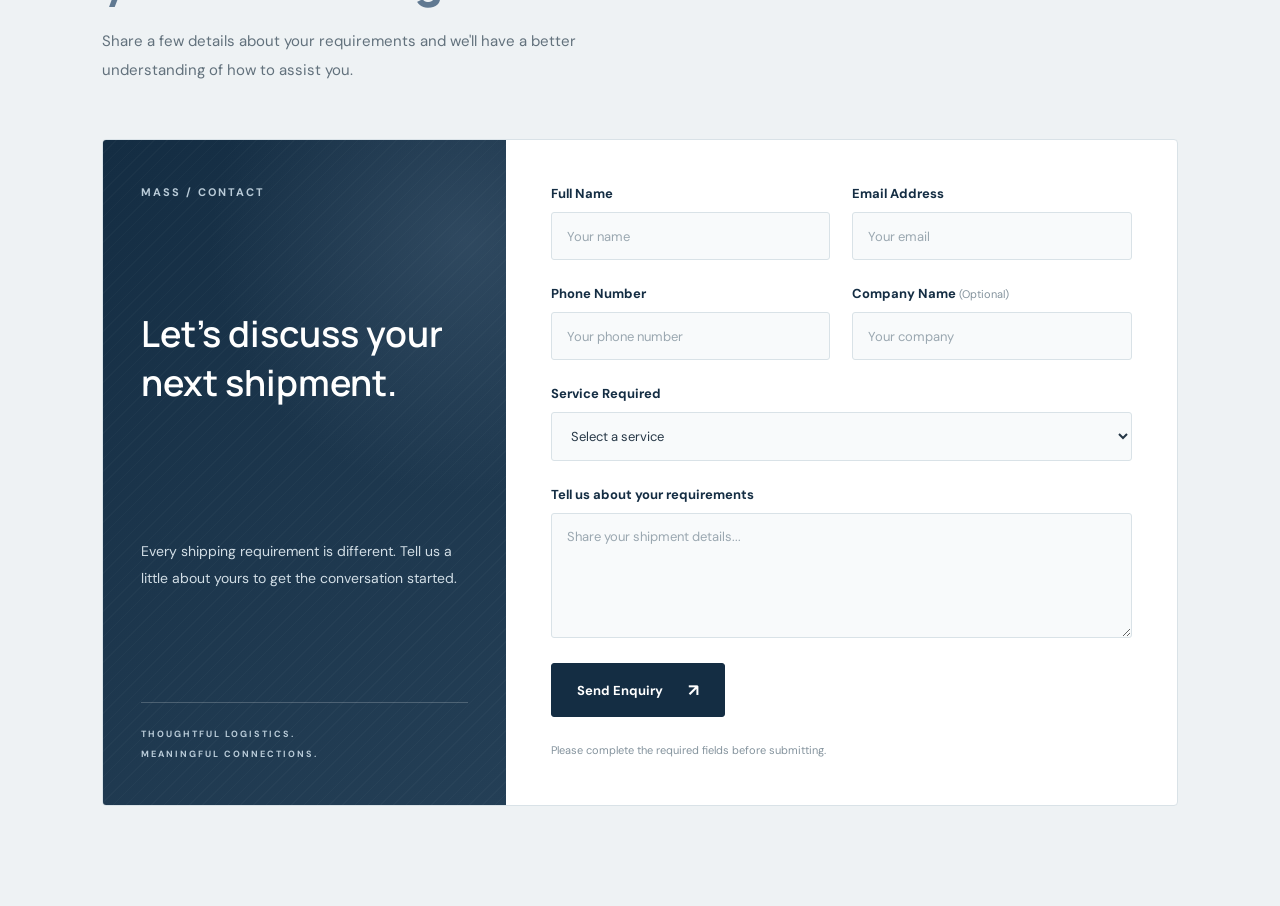
<file: contact.html>
<!DOCTYPE html>
<html lang="en">

<head>
    <meta charset="UTF-8">
    <meta name="viewport" content="width=device-width, initial-scale=1.0">

    <title>Contact Us | MASS Dispatch</title>

    <link rel="stylesheet" href="style.css">

    <link rel="preconnect" href="https://fonts.googleapis.com">
    <link rel="preconnect" href="https://fonts.gstatic.com" crossorigin>

    <link href="https://fonts.googleapis.com/css2?family=DM+Sans:wght@400;500;600;700&family=Manrope:wght@400;500;600;700;800&display=swap" rel="stylesheet">
</head>

<body>

    <!-- NAVBAR -->
    <header class="navbar">
        <div class="logo">
            <a href="index.html">
                <img src="logo.png" alt="MASS Dispatch">
            </a>
        </div>

        <nav class="nav-links" id="navLinks">
            <a href="index.html">Home</a>
            <a href="index.html#about">About Us</a>
            <a href="index.html#services">Services</a>
            <a href="blog.html">Blogs</a>
            <a href="contact.html" class="active">Contact Us</a>
        </nav>

        <div class="menu-toggle" id="menuToggle">
            <span></span>
            <span></span>
            <span></span>
        </div>
    </header>

    <!-- CONTACT HERO -->
    <section class="contact-hero">

        <div class="contact-hero-content">

            <p class="contact-eyebrow">
                LET'S START A CONVERSATION
            </p>

            <h1>
                Every good connection
                <span>starts with a conversation.</span>
            </h1>

            <p class="contact-hero-description">
                Whether you have a shipping requirement, want to
                explore transportation options, or simply have a
                question, we're here to hear from you.
            </p>

            <a href="#contact-details" class="contact-hero-link">
                Get in touch <span>↓</span>
            </a>

        </div>

        <div class="contact-hero-index">
            <span>01</span>
            <span>CONTACT MASS DISPATCH</span>
        </div>

    </section>


<!-- CONTACT DETAILS SECTION -->
<section class="contact-details-section" id="contact-details">

    <div class="contact-details-heading">

        <p class="contact-section-label">GET IN TOUCH</p>

        <h2>
            Let's make your
            <span>next move together.</span>
        </h2>

        <p>
            Have a question or a transportation requirement?
            Share a little about what you're looking for.
            We'd be happy to hear from you.
        </p>

    </div>

    <div class="contact-information">

        <div class="contact-info-card">
            <span class="contact-info-number">01</span>
            <h3>Email</h3>
            <p>For general enquiries and business conversations.</p>
            <a href="mailto:YOUR_EMAIL_HERE">Send us an email ↗</a>
        </div>

        <div class="contact-info-card">
            <span class="contact-info-number">02</span>
            <h3>Phone</h3>
            <p>Prefer speaking directly? Get in touch with our team.</p>
            <a href="tel:YOUR_PHONE_NUMBER">Call us ↗</a>
        </div>

        <div class="contact-info-card">
            <span class="contact-info-number">03</span>
            <h3>Enquiries</h3>
            <p>Tell us about your shipping needs and what you have in mind.</p>
            <a href="#contact-form">Make an enquiry ↗</a>
        </div>

    </div>

</section>

<!-- CONTACT FORM SECTION -->
<section class="contact-form-section" id="contact-form">

    <div class="form-intro">
        <p class="contact-section-label">SEND AN ENQUIRY</p>

        <h2>
            Tell us what
            <span>you're looking for.</span>
        </h2>

        <p>
            Share a few details about your requirements
            and we'll have a better understanding of how
            to assist you.
        </p>
    </div>

    <div class="contact-form-layout">

        <div class="form-side-panel">
            <span class="form-side-number">MASS / CONTACT</span>

            <h3>
                Let's discuss
                your next shipment.
            </h3>

            <p>
                Every shipping requirement is different.
                Tell us a little about yours to get the
                conversation started.
            </p>

            <div class="form-side-bottom">
                <span>THOUGHTFUL LOGISTICS.</span>
                <span>MEANINGFUL CONNECTIONS.</span>
            </div>
        </div>

        <form class="enquiry-form" id="enquiryForm">

            <div class="form-row">

                <div class="form-group">
                    <label for="fullName">Full Name</label>
                    <input type="text" id="fullName"
                        name="fullName" placeholder="Your name" required>
                </div>

                <div class="form-group">
                    <label for="email">Email Address</label>
                    <input type="email" id="email"
                        name="email" placeholder="Your email" required>
                </div>

            </div>

            <div class="form-row">

                <div class="form-group">
                    <label for="phone">Phone Number</label>
                    <input type="tel" id="phone"
                        name="phone" placeholder="Your phone number" required>
                </div>

                <div class="form-group">
                    <label for="company">Company Name <span>(Optional)</span></label>
                    <input type="text" id="company"
                        name="company" placeholder="Your company">
                </div>

            </div>

            <div class="form-group">
                <label for="service">Service Required</label>

                <select id="service" name="service" required>
                    <option value="">Select a service</option>
                    <option>Freight Brokerage</option>
                    <option>Full Truckload (FTL)</option>
                    <option>Less Than Truckload (LTL)</option>
                    <option>Dry Van Transportation</option>
                    <option>Refrigerated Transportation</option>
                    <option>Temperature-Controlled Shipping</option>
                    <option>Power Only</option>
                    <option>Other / Not Sure</option>
                </select>
            </div>

            <div class="form-group">
                <label for="message">Tell us about your requirements</label>
                <textarea id="message" name="message"
                    rows="5" placeholder="Share your shipment details..." required></textarea>
            </div>

            <button type="submit" class="form-submit">
                Send Enquiry <span>↗</span>
            </button>

            <p class="form-note" id="formNote">
                Please complete the required fields before submitting.
            </p>

        </form>

    </div>

</section>


    <script src="script.js"></script>

</body>
</html>
</file>
<file: style.css>
/* ========================================
   1. GLOBAL STYLES
======================================== */

:root {
    --navy: #142D43;
    --blue: #607991;
    --off-white: #F7F8F7;
    --light-grey: #E9EDEF;
    --white: #FFFFFF;
    --text: #263746;
}

* {
    margin: 0;
    padding: 0;
    box-sizing: border-box;
}

html {
    scroll-behavior: smooth;
}

body {
    font-family: 'DM Sans', sans-serif;
    background: var(--off-white);
    color: var(--text);
}

a {
    text-decoration: none;
}


/* ========================================
   2. NAVBAR
======================================== */

.navbar {
    width: 100%;
    min-height: 90px;
    padding: 0 7%;

    display: flex;
    align-items: center;
    justify-content: space-between;

    background: var(--white);
    border-bottom: 1px solid var(--light-grey);

    position: relative;
    z-index: 1000;
}


/* ========================================
   3. LOGO
======================================== */

.logo {
    display: inline-flex;
    align-items: center;
    flex-shrink: 0;
}

.logo img {
    display: block;
    width: 190px;
    height: auto;
    object-fit: contain;
}


/* ========================================
   4. NAVIGATION LINKS
======================================== */

.nav-links {
    display: flex;
    align-items: center;
    gap: 38px;
}

.nav-links a {
    color: var(--navy);
    font-size: 14px;
    font-weight: 500;
    position: relative;
    transition: color 0.3s ease;
}

.nav-links a::after {
    content: "";
    position: absolute;
    left: 0;
    bottom: -6px;
    width: 100%;
    height: 1px;
    background: var(--blue);
    transform: scaleX(0);
    transform-origin: left;
    transition: transform 0.3s ease;
}

.nav-links a:hover {
    color: var(--blue);
}

.nav-links a:hover::after {
    transform: scaleX(1);
}


/* ========================================
   5. CONTACT BUTTON
======================================== */

.contact-btn {
    display: inline-flex;
    align-items: center;
    justify-content: center;
    gap: 15px;

    padding: 14px 22px;

    background: var(--navy);
    color: var(--white);

    font-size: 13px;
    font-weight: 600;

    border-radius: 7px;

    transition:
        background 0.3s ease,
        transform 0.3s ease,
        box-shadow 0.3s ease;
}

.contact-btn span {
    font-size: 17px;
    transition: transform 0.3s ease;
}

.contact-btn:hover {
    background: var(--blue);
    transform: translateY(-2px);
    box-shadow: 0 5px 14px rgba(20, 45, 67, 0.14);
}

.contact-btn:hover span {
    transform: translate(2px, -2px);
}


/* ========================================
   6. HAMBURGER MENU
======================================== */

.menu-toggle {
    display: none;

    flex-direction: column;
    justify-content: center;
    align-items: center;
    gap: 6px;

    width: 42px;
    height: 42px;
    padding: 8px;

    background: transparent;
    border: none;
    cursor: pointer;
}

.menu-toggle span {
    display: block;
    width: 25px;
    height: 2px;

    background: var(--navy);
    transition: all 0.3s ease;
}

/* Hamburger animation */

.menu-toggle.active span:nth-child(1) {
    transform: translateY(8px) rotate(45deg);
}

.menu-toggle.active span:nth-child(2) {
    opacity: 0;
}

.menu-toggle.active span:nth-child(3) {
    transform: translateY(-8px) rotate(-45deg);
}


/* ========================================
   7. HERO SECTION
======================================== */

.hero {
    min-height: 620px;
    display: flex;
    align-items: center;

    padding: 100px 8%;

   background-image:
    linear-gradient(
        90deg,
        rgba(20, 45, 67, 0.78),
        rgba(20, 45, 67, 0.18)
    ),
    url("mass-hero.png");

background-size: cover;
background-position: center;
background-repeat: no-repeat;

    color: var(--white);
}

.hero-content {
    max-width: 700px;
}

.hero-tag {
    font-size: 13px;
    letter-spacing: 4px;
    font-weight: 600;
    color: #C3D2DF;
    margin-bottom: 22px;
}

.hero h1 {
    font-family: 'Manrope', sans-serif;
    font-size: clamp(42px, 5.5vw, 72px);
    line-height: 1.12;
    font-weight: 800;
    margin-bottom: 25px;
}

.hero-description {
    max-width: 520px;
    font-size: 17px;
    line-height: 1.8;
    color: #E0E7ED;
    margin-bottom: 35px;
}


/* ========================================
   8. HERO BUTTONS
======================================== */

.hero-buttons {
    display: flex;
    gap: 16px;
    flex-wrap: wrap;
}

.hero-btn {
    display: inline-block;
    padding: 15px 27px;

    font-size: 14px;
    font-weight: 600;

    border-radius: 7px;

    transition:
        background 0.3s ease,
        color 0.3s ease,
        transform 0.3s ease,
        box-shadow 0.3s ease;
}

/* Get in Touch */

.primary-btn {
    background: var(--white);
    color: var(--navy);
}

.primary-btn:hover {
    background: #E9EEF2;
    transform: translateY(-3px);
    box-shadow: 0 6px 16px rgba(0, 0, 0, 0.15);
}

/* Discover MASS */

.secondary-btn {
    border: 1px solid rgba(255, 255, 255, 0.8);
    color: var(--white);
    background: rgba(255, 255, 255, 0.04);
}

.secondary-btn:hover {
    background: rgba(255, 255, 255, 0.15);
    border-color: var(--white);
    transform: translateY(-3px);
}

/* ========================================
   9. TABLET RESPONSIVENESS
======================================== */

@media (max-width: 1000px) {

    .navbar {
        padding: 0 5%;
    }

    .nav-links {
        gap: 22px;
    }

    .logo img {
        width: 165px;
    }
}


/* ========================================
   10. MOBILE RESPONSIVENESS
======================================== */

@media (max-width: 768px) {

    .navbar {
        min-height: 76px;
        padding: 0 5%;
    }

    .logo img {
        width: 145px;
    }

    /* Mobile dropdown */

    .nav-links {
        display: none;

        position: absolute;
        top: 100%;
        left: 0;

        width: 100%;
        padding: 15px 5% 25px;

        background: var(--white);
        border-bottom: 1px solid var(--light-grey);

        flex-direction: column;
        align-items: flex-start;
        gap: 0;
    }

    .nav-links.show {
        display: flex;
    }

    .nav-links a {
        width: 100%;
        padding: 16px 0;
        border-bottom: 1px solid var(--light-grey);
    }
    
    .nav-links .mobile-contact-link {
    display: block;
}

    /* Hide desktop contact button */

    .contact-btn {
        display: none;
    }

    /* Show hamburger */

    .menu-toggle {
        display: flex;
    }

    /* Hero */

    .hero {
        min-height: 550px;
        padding: 80px 7%;
        background-position: center;
    }

    .hero h1 {
        font-size: 42px;
    }

    .hero-description {
        font-size: 15px;
    }
}


/* ========================================
   11. SMALL MOBILE SCREENS
======================================== */

@media (max-width: 480px) {

    .logo img {
        width: 130px;
    }

    .hero {
        min-height: 520px;
        padding: 65px 6%;
    }

    .hero h1 {
        font-size: 36px;
    }

    .hero-buttons {
        flex-direction: column;
        align-items: flex-start;
    }
}


/* Smooth keyboard focus */

a:focus-visible,
button:focus-visible {
    outline: 2px solid var(--blue);
    outline-offset: 4px;
}


/* ========================================
   INTRODUCTION SECTION
======================================== */

.intro-section {
    padding: 100px 8%;
    background: var(--off-white);
}

.intro-label {
    display: flex;
    align-items: center;
    gap: 12px;
    color: var(--blue);
    font-size: 11px;
    font-weight: 700;
    letter-spacing: 3px;
    margin-bottom: 65px;
}

.intro-label span {
    width: 28px;
    height: 2px;
    background: var(--blue);
}

.intro-layout {
    display: grid;
    grid-template-columns: 1fr 1fr;
    align-items: center;
    gap: 75px;
}

/* LEFT COLUMN */

.intro-left {
    padding-right: 35px;
}

.intro-left h2 {
    font-family: 'Manrope', sans-serif;
    font-size: clamp(38px, 4.2vw, 58px);
    line-height: 1.25;
    font-weight: 700;
    color: var(--navy);
}

.intro-left h2 span {
    display: block;
    color: var(--blue);
}

.intro-accent {
    width: 55px;
    height: 3px;
    background: var(--blue);
    margin-top: 35px;
    border-radius: 5px;
    animation: accentGrow 1.2s ease forwards;
}

/* RIGHT COLUMN */

.intro-right {
    border-left: 1px solid #D8DEE2;
    padding: 12px 0 12px 55px;
}

.intro-right h3 {
    font-family: 'Manrope', sans-serif;
    font-size: 23px;
    line-height: 1.5;
    font-weight: 600;
    color: var(--navy);
    margin-bottom: 20px;
}

.intro-right p {
    font-size: 15px;
    line-height: 1.9;
    color: var(--text);
    margin-bottom: 18px;
}

.intro-link {
    display: inline-flex;
    align-items: center;
    gap: 10px;
    margin-top: 15px;
    color: var(--navy);
    font-size: 14px;
    font-weight: 700;
    transition: color 0.3s ease;
}

.intro-link span {
    transition: transform 0.3s ease;
}

.intro-link:hover {
    color: var(--blue);
}

.intro-link:hover span {
    transform: translate(4px, -4px);
}

/* SUBTLE ENTRANCE ANIMATION */

.intro-label,
.intro-left,
.intro-right {
    animation: introReveal 0.9s ease both;
}

.intro-left {
    animation-delay: 0.15s;
}

.intro-right {
    animation-delay: 0.3s;
}

@keyframes introReveal {
    from {
        opacity: 0;
        transform: translateY(22px);
    }
    to {
        opacity: 1;
        transform: translateY(0);
    }
}

@keyframes accentGrow {
    from {
        width: 0;
    }
    to {
        width: 55px;
    }
}

/* RESPONSIVE */

@media (max-width: 768px) {
    .intro-section {
        padding: 75px 7%;
    }

    .intro-label {
        margin-bottom: 40px;
    }

    .intro-layout {
        grid-template-columns: 1fr;
        gap: 40px;
    }

    .intro-left {
        padding-right: 0;
    }

    .intro-left h2 {
        font-size: 42px;
    }

    .intro-right {
        border-left: none;
        border-top: 1px solid #D8DEE2;
        padding: 30px 0 0;
    }
}

@media (max-width: 480px) {
    .intro-section {
        padding: 60px 6%;
    }

    .intro-left h2 {
        font-size: 35px;
    }

    .intro-right h3 {
        font-size: 20px;
    }
}

@media (prefers-reduced-motion: reduce) {
    .intro-label,
    .intro-left,
    .intro-right,
    .intro-accent {
        animation: none;
    }
}



/* ========================================
   LOGISTICS PHILOSOPHY SECTION
======================================== */

.philosophy-section {
    background: var(--navy);
    color: var(--white);
    padding: 100px 8% 55px;
}

.philosophy-top {
    display: flex;
    align-items: center;
    gap: 25px;
    margin-bottom: 65px;
}

.philosophy-label {
    color: #A9BBCB;
    font-size: 11px;
    font-weight: 700;
    letter-spacing: 3px;
    white-space: nowrap;
}

.philosophy-line {
    height: 1px;
    background: rgba(255,255,255,0.4);
    flex: 1;
    transform: scaleX(0);
    transform-origin: left;
}

.philosophy-layout {
    display: grid;
    grid-template-columns: 1fr 1fr;
    gap: 75px;
    align-items: start;
}

.philosophy-heading h2 {
    font-family: 'Manrope', sans-serif;
    font-size: clamp(38px, 4.2vw, 58px);
    line-height: 1.25;
    font-weight: 700;
    color: var(--white);
}

.philosophy-heading h2 span {
    display: block;
    color: #91A8BC;
}

.philosophy-content {
    padding-top: 5px;
}

.philosophy-content p {
    color: #D2DCE4;
    font-size: 15px;
    line-height: 1.9;
    margin-bottom: 20px;
}

.philosophy-content .philosophy-lead {
    color: var(--white);
    font-family: 'Manrope', sans-serif;
    font-size: 22px;
    line-height: 1.55;
    font-weight: 600;
    margin-bottom: 25px;
}

.philosophy-bottom {
    display: flex;
    justify-content: space-between;
    flex-wrap: wrap;
    gap: 20px;
    border-top: 1px solid rgba(255,255,255,0.2);
    margin-top: 75px;
    padding-top: 25px;
}

.philosophy-bottom span {
    color: #A9BBCB;
    font-size: 10px;
    font-weight: 600;
    letter-spacing: 1.5px;
}

/* ANIMATION */

@keyframes philosophyLine {
    from {
        transform: scaleX(0);
    }
    to {
        transform: scaleX(1);
    }
}

.philosophy-section.is-visible .philosophy-line {
    animation: philosophyLine 1.3s ease-out forwards;
}

/* RESPONSIVE */

@media (max-width: 768px) {
    .philosophy-section {
        padding: 75px 7% 40px;
    }

    .philosophy-top {
        margin-bottom: 45px;
    }

    .philosophy-layout {
        grid-template-columns: 1fr;
        gap: 35px;
    }

    .philosophy-heading h2 {
        font-size: 42px;
    }

    .philosophy-bottom {
        margin-top: 45px;
        flex-direction: column;
        gap: 18px;
    }
}

@media (max-width: 480px) {
    .philosophy-section {
        padding: 60px 6% 35px;
    }

    .philosophy-heading h2 {
        font-size: 35px;
    }

    .philosophy-content .philosophy-lead {
        font-size: 19px;
    }
}

@media (prefers-reduced-motion: reduce) {
    .philosophy-line {
        animation: none;
    }
}



/* ========================================
   PHILOSOPHY SECTION - HOVER EFFECTS
======================================== */

/* Heading hover */

.philosophy-heading h2 {
    transition: transform 0.4s ease, color 0.4s ease;
}

.philosophy-heading h2:hover {
    transform: translateX(8px);
}

.philosophy-heading h2 span {
    transition: color 0.4s ease;
}

.philosophy-heading h2:hover span {
    color: #B6C8D7;
}

/* Paragraph hover */

.philosophy-content p {
    transition: color 0.35s ease, transform 0.35s ease;
}

.philosophy-content p:not(.philosophy-lead):hover {
    color: #FFFFFF;
    transform: translateX(5px);
}

.philosophy-content .philosophy-lead {
    transition: color 0.35s ease;
}

.philosophy-content .philosophy-lead:hover {
    color: #B6C8D7;
}

/* Bottom principles */

.philosophy-bottom span {
    position: relative;
    display: inline-block;
    cursor: default;
    transition: color 0.35s ease;
}

.philosophy-bottom span::after {
    content: "";
    position: absolute;
    left: 0;
    bottom: -7px;
    width: 0;
    height: 1px;
    background: #A9BBCB;
    transition: width 0.35s ease;
}

.philosophy-bottom span:hover {
    color: #FFFFFF;
}

.philosophy-bottom span:hover::after {
    width: 100%;
}

/* Top horizontal line */

.philosophy-line {
    transition: background 0.4s ease;
}

.philosophy-top:hover .philosophy-line {
    background: rgba(255,255,255,0.65);
}

/* Respect reduced motion */

@media (prefers-reduced-motion: reduce) {
    .philosophy-section *,
    .philosophy-section *::before,
    .philosophy-section *::after {
        transition: none !important;
    }
}




/* ========================================
   SERVICES SECTION - REDESIGNED
======================================== */

.services-section {
    background: var(--off-white);
    padding: 100px 8%;
    color: var(--text);
}

/* TOP LABEL */

.services-top {
    display: flex;
    align-items: center;
    gap: 25px;
    margin-bottom: 65px;
}

.services-label {
    color: var(--blue);
    font-size: 11px;
    font-weight: 700;
    letter-spacing: 3px;
    white-space: nowrap;
}

.services-line {
    height: 1px;
    background: rgba(20, 45, 67, 0.25);
    flex: 1;
    transform: scaleX(0);
    transform-origin: left;
}

/* INTRODUCTION */

.services-intro {
    display: grid;
    grid-template-columns: 1.1fr 0.9fr;
    gap: 75px;
    align-items: center;
    margin-bottom: 75px;
}

.services-heading h2 {
    font-family: 'Manrope', sans-serif;
    font-size: clamp(38px, 4.2vw, 56px);
    line-height: 1.25;
    color: var(--navy);
}

.services-heading h2 span {
    display: block;
    color: var(--blue);
}

.services-description {
    border-left: 2px solid var(--blue);
    padding-left: 35px;
}

.services-description p {
    font-size: 15px;
    line-height: 1.9;
    margin-bottom: 15px;
}

/* FEATURED FREIGHT BROKERAGE */

.featured-service {
    display: grid;
    grid-template-columns: 0.8fr 1.2fr;
    align-items: center;
    gap: 55px;
    background: #EEF1F2;
    padding: 35px;
    margin-bottom: 100px;
}

.featured-image {
    height: 310px;
    overflow: hidden;
}

.featured-image img {
    width: 100%;
    height: 100%;
    display: block;
    object-fit: cover;
    transition: transform 0.6s ease;
}

.featured-image:hover img {
    transform: scale(1.04);
}

.featured-content {
    padding: 20px 25px 20px 0;
}

.featured-number {
    display: block;
    color: var(--blue);
    font-size: 10px;
    font-weight: 700;
    letter-spacing: 2px;
    margin-bottom: 22px;
}

.featured-content h3 {
    font-family: 'Manrope', sans-serif;
    color: var(--navy);
    font-size: 32px;
    margin-bottom: 20px;
}

.featured-content p {
    font-size: 14px;
    line-height: 1.9;
    margin-bottom: 25px;
    color: var(--text);
}

.featured-link {
    display: inline-flex;
    align-items: center;
    gap: 12px;
    color: var(--navy);
    font-size: 13px;
    font-weight: 700;
}

.featured-link span {
    transition: transform 0.3s ease;
}

.featured-link:hover span {
    transform: translate(4px, -4px);
}

/* TRANSPORTATION SOLUTIONS */

.transport-solutions {
    padding-top: 10px;
}

.solutions-heading {
    display: flex;
    justify-content: space-between;
    align-items: end;
    gap: 40px;
    margin-bottom: 40px;
}

.solutions-label {
    color: var(--blue);
    font-size: 10px;
    font-weight: 700;
    letter-spacing: 2.5px;
    margin-bottom: 15px;
}

.solutions-heading h3 {
    font-family: 'Manrope', sans-serif;
    font-size: clamp(25px, 3vw, 36px);
    color: var(--navy);
}

.solutions-note {
    max-width: 280px;
    font-size: 13px;
    line-height: 1.8;
    color: var(--blue);
}


/* SERVICE CARDS */

.solutions-grid {
    display: grid;
    grid-template-columns: repeat(3, 1fr);
    gap: 20px;
}

.solution-card {
    position: relative;
    min-height: 250px;
    padding: 35px 28px;

    border: 1px solid #D9E2E7;
    border-radius: 4px;

    background: linear-gradient(
        145deg,
        #FFFFFF,
        #EAF0F3
    );

    transition:
        background 0.4s ease,
        transform 0.4s ease,
        box-shadow 0.4s ease,
        border-color 0.4s ease;
}

/* NUMBER BADGE */

.solution-number {
    display: inline-block;
    color: var(--blue);
    background: #E3EBF0;

    padding: 7px 12px;
    border-radius: 3px;

    font-size: 11px;
    font-weight: 700;
    letter-spacing: 1px;

    margin-bottom: 30px;
    transition: background 0.3s ease;
}

/* CARD HEADING */

.solution-card h4 {
    font-family: 'Manrope', sans-serif;
    font-size: 19px;
    font-weight: 600;
    line-height: 1.4;
    color: var(--navy);
    margin-bottom: 15px;

    transition: color 0.3s ease;
}

.solution-card h4 span {
    color: var(--blue);
}

/* CARD DESCRIPTION */

.solution-card p {
    color: #62717C;
    font-size: 14px;
    line-height: 1.8;
    max-width: 300px;
}

/* ARROW */

.solution-arrow {
    position: absolute;
    right: 28px;
    bottom: 25px;

    font-size: 20px;
    color: var(--blue);

    transition:
        transform 0.3s ease,
        color 0.3s ease;
}

/* CARD HOVER */

.solution-card:hover {
    background: linear-gradient(
        145deg,
        #E3EBF0,
        #DCE6EC
    );

    border-color: #C5D3DC;
    transform: translateY(-5px);

    box-shadow: 0 12px 28px rgba(20, 45, 67, 0.08);
}

.solution-card:hover .solution-number {
    background: #D3E0E8;
}

.solution-card:hover .solution-arrow {
    transform: translate(4px, -4px);
    color: var(--navy);
}

.solution-card:hover h4 {
    color: var(--blue);
}

/* SCROLL ANIMATION */

.services-section.is-visible .services-line {
    animation: servicesLineGrow 1.2s ease-out forwards;
}

@keyframes servicesLineGrow {
    from {
        transform: scaleX(0);
    }
    to {
        transform: scaleX(1);
    }
}

/* TABLET */

@media (max-width: 900px) {
    .featured-service {
        gap: 30px;
        padding: 25px;
    }

    .solutions-grid {
        grid-template-columns: repeat(2, 1fr);
    }

    .solutions-heading {
        align-items: flex-start;
        flex-direction: column;
        gap: 15px;
    }
}

/* MOBILE */

@media (max-width: 768px) {
    .services-section {
        padding: 75px 7%;
    }

    .services-intro {
        grid-template-columns: 1fr;
        gap: 30px;
        margin-bottom: 50px;
    }

    .services-description {
        padding-left: 25px;
    }

    .featured-service {
        grid-template-columns: 1fr;
        gap: 25px;
        padding: 22px;
        margin-bottom: 65px;
    }

    .featured-image {
        height: 240px;
    }

    .featured-content {
        padding: 10px 0;
    }

    .featured-content h3 {
        font-size: 27px;
    }
}

@media (max-width: 520px) {
    .services-section {
        padding: 60px 6%;
    }

    .services-heading h2 {
        font-size: 35px;
    }

    .solutions-grid {
        grid-template-columns: 1fr;
    }

    .solution-card {
    min-height: 220px;
    padding: 30px 25px;
}

    .featured-image {
        height: 210px;
    }
}

/* REDUCED MOTION */

@media (prefers-reduced-motion: reduce) {
    .services-section *,
    .services-section *::before,
    .services-section *::after {
        animation: none !important;
        transition: none !important;
    }

    .services-section .services-line {
        transform: scaleX(1);
    }
}




/* ========================================
   WHY CHOOSE MASS LOGISTICS SECTION
======================================== */

.why-section {
    background: #F3F6F7;
    padding: 100px 8%;
    color: var(--text);
}

/* TOP LABEL AND LINE */

.why-top {
    display: flex;
    align-items: center;
    gap: 25px;
    margin-bottom: 65px;
}

.why-label {
    color: var(--blue);
    font-size: 11px;
    font-weight: 700;
    letter-spacing: 3px;
    white-space: nowrap;
}

.why-line {
    height: 1px;
    background: #B8C7D0;
    flex: 1;
    transform: scaleX(0);
    transform-origin: left;
}

.why-section.is-visible .why-line {
    animation: whyLineGrow 1.3s ease-out forwards;
}

@keyframes whyLineGrow {
    from {
        transform: scaleX(0);
    }

    to {
        transform: scaleX(1);
    }
}

/* INTRODUCTION */

.why-intro {
    display: grid;
    grid-template-columns: 1fr 1fr;
    gap: 75px;
    align-items: center;
    margin-bottom: 65px;
}

.why-heading h2 {
    font-family: 'Manrope', sans-serif;
    font-size: clamp(36px, 4vw, 54px);
    font-weight: 600;
    line-height: 1.25;
    color: var(--navy);
    transition: transform 0.35s ease;
}

.why-heading h2 span {
    display: block;
    color: var(--blue);
}

.why-heading:hover h2 {
    transform: translateX(5px);
}

.why-description {
    border-left: 2px solid #B8C7D0;
    padding-left: 40px;
}

.why-description p {
    font-size: 15px;
    line-height: 1.9;
    color: #526371;
    max-width: 480px;
}

/* WHY CHOOSE CARDS */

.why-grid {
    display: grid;
    grid-template-columns: repeat(3, 1fr);
    gap: 20px;
}

.why-card {
    position: relative;
    min-height: 250px;
    padding: 35px 28px;

    border: 1px solid #D9E2E7;
    border-radius: 4px;

    background: linear-gradient(
        145deg,
        #FFFFFF,
        #EAF0F3
    );

    transition:
        background 0.4s ease,
        transform 0.4s ease,
        box-shadow 0.4s ease,
        border-color 0.4s ease;
}

/* NUMBER BADGE */

.why-number {
    display: inline-block;
    color: var(--blue);
    background: #E3EBF0;

    padding: 7px 12px;
    border-radius: 3px;

    font-size: 11px;
    font-weight: 700;
    letter-spacing: 1px;

    margin-bottom: 30px;
    transition: background 0.3s ease;
}

/* CARD HEADING */

.why-card h3 {
    font-family: 'Manrope', sans-serif;
    font-size: 19px;
    font-weight: 600;
    color: var(--navy);
    margin-bottom: 15px;
    line-height: 1.4;
    transition: color 0.3s ease;
}

/* CARD DESCRIPTION */

.why-card p {
    font-size: 14px;
    line-height: 1.8;
    color: #62717C;
    max-width: 300px;
}

/* ARROW */

.why-arrow {
    position: absolute;
    right: 28px;
    bottom: 25px;

    font-size: 20px;
    color: var(--blue);

    transition:
        transform 0.3s ease,
        color 0.3s ease;
}

/* CARD HOVER */

.why-card:hover {
    background: linear-gradient(
        145deg,
        #E3EBF0,
        #DCE6EC
    );

    border-color: #C5D3DC;
    transform: translateY(-5px);

    box-shadow: 0 12px 28px rgba(20, 45, 67, 0.08);
}

.why-card:hover .why-number {
    background: #D3E0E8;
}

.why-card:hover .why-arrow {
    transform: translate(4px, -4px);
    color: var(--navy);
}

/* TABLET RESPONSIVE */

@media (max-width: 900px) {

    .why-section {
        padding: 80px 6%;
    }

    .why-intro {
        gap: 40px;
    }

    .why-grid {
        grid-template-columns: repeat(2, 1fr);
    }

}

/* MOBILE RESPONSIVE */

@media (max-width: 600px) {

    .why-section {
        padding: 65px 6%;
    }

    .why-top {
        margin-bottom: 45px;
    }

    .why-intro {
        grid-template-columns: 1fr;
        gap: 30px;
        margin-bottom: 45px;
    }

    .why-heading h2 {
        font-size: 36px;
    }

    .why-description {
        padding-left: 22px;
    }

    .why-grid {
        grid-template-columns: 1fr;
        gap: 15px;
    }

    .why-card {
        min-height: 220px;
        padding: 30px 25px;
    }

}

/* REDUCED MOTION */

@media (prefers-reduced-motion: reduce) {

    .why-line {
        transform: scaleX(1);
        animation: none !important;
    }

    .why-card,
    .why-card *,
    .why-heading h2 {
        transition: none !important;
    }

}






/* ========================================
   MASS LOGISTICS FOOTER
======================================== */

.site-footer {
    position: relative;
    overflow: hidden;

    background-color: #91A8BA;

    background-image:
        radial-gradient(
            ellipse at 88% 20%,
            rgba(20, 45, 67, 0.30),
            transparent 38%
        ),
        radial-gradient(
            ellipse at 55% 110%,
            rgba(20, 45, 67, 0.35),
            transparent 48%
        ),
        repeating-linear-gradient(
            135deg,
            rgba(255, 255, 255, 0.035) 0px,
            rgba(255, 255, 255, 0.035) 1px,
            transparent 1px,
            transparent 8px
        ),
        linear-gradient(
            110deg,
            #A6B9C6 0%,
            #91A8BA 48%,
            #71899D 100%
        );

    color: var(--navy);
    padding: 75px 8% 0;
}

/* MAIN FOOTER LAYOUT */

.footer-main {
    display: grid;
    grid-template-columns: 1.25fr 0.75fr 1.2fr 1fr;
    gap: 45px;
    padding-bottom: 65px;
    align-items: start;
}

/* BRAND */

.footer-brand img {
    width: 190px;
    height: auto;
    display: block;
    margin-bottom: 25px;
}

.footer-brand p {
    max-width: 290px;
    color: #263746;
    font-size: 14px;
    line-height: 1.9;
}

/* FOOTER COLUMNS */

.footer-column {
    display: flex;
    flex-direction: column;
    align-items: flex-start;
}

.footer-column h3 {
    font-family: 'Manrope', sans-serif;
    font-size: 16px;
    font-weight: 700;
    color: #142D43;
    margin-bottom: 25px;
}

/* LINKS */

.footer-column a {
    color: #263746;
    text-decoration: none;
    font-size: 13px;
    margin-bottom: 16px;

    transition:
        color 0.3s ease,
        transform 0.3s ease;
}

.footer-column a:hover {
    color: #FFFFFF;
    transform: translateX(5px);
}

/* CONTACT */

.footer-contact p {
    color: #263746;
    font-size: 13px;
    line-height: 1.9;
    max-width: 270px;
    margin-bottom: 25px;
}

.footer-column .footer-contact-link {
    color: #142D43;
    font-weight: 700;
    border-bottom: 1px solid #607991;
    padding-bottom: 9px;
}

.footer-contact-link span {
    display: inline-block;
    margin-left: 8px;
    transition: transform 0.3s ease;
}

.footer-contact-link:hover span {
    transform: translate(4px, -4px);
}

/* BOTTOM BAR */

.footer-bottom {
    border-top: 1px solid rgba(20, 45, 67, 0.25);
    padding: 23px 0;

    display: flex;
    justify-content: space-between;
    align-items: center;
    gap: 20px;
}

.footer-bottom p,
.footer-bottom a {
    color: #263746;
    font-size: 12px;
    text-decoration: none;
}

.footer-bottom a:hover {
    color: #FFFFFF;
}

/* TABLET */

@media (max-width: 1000px) {

    .footer-main {
        grid-template-columns: repeat(2, 1fr);
        gap: 45px;
    }

}

/* MOBILE */

@media (max-width: 600px) {

    .site-footer {
        padding: 55px 6% 0;
    }

    .footer-main {
        grid-template-columns: 1fr;
        gap: 38px;
        padding-bottom: 45px;
    }

    .footer-brand img {
        width: 170px;
    }

    .footer-bottom {
        flex-direction: column;
        align-items: flex-start;
        gap: 12px;
    }

}

/* REDUCED MOTION */

@media (prefers-reduced-motion: reduce) {

    .footer-column a,
    .footer-contact-link span,
    .footer-bottom a {
        transition: none;
    }

}



/* ========================================
   CONTACT PAGE HERO
======================================== */

.contact-hero {
    position: relative;
    min-height: 540px;
    display: flex;
    align-items: center;
    padding: 90px 8%;
    overflow: hidden;

    background:
        linear-gradient(
            90deg,
            rgba(20, 45, 67, 0.94),
            rgba(20, 45, 67, 0.76),
            rgba(20, 45, 67, 0.40)
        ),
        url("mass-hero.png");

    background-size: cover;
    background-position: center;
    color: #FFFFFF;
}

.contact-hero-content {
    max-width: 760px;
    animation: introReveal 1s ease forwards;
}

.contact-eyebrow {
    font-size: 12px;
    letter-spacing: 3px;
    font-weight: 700;
    color: #B9CBD8;
    margin-bottom: 28px;
}

.contact-hero h1 {
    font-family: 'Manrope', sans-serif;
    font-size: clamp(38px, 5vw, 64px);
    line-height: 1.2;
    font-weight: 600;
    margin-bottom: 25px;
}

.contact-hero h1 span {
    display: block;
    color: #B9CBD8;
}

.contact-hero-description {
    max-width: 560px;
    font-size: 16px;
    line-height: 1.9;
    color: #E0E8ED;
    margin-bottom: 32px;
}

.contact-hero-link {
    display: inline-flex;
    align-items: center;
    gap: 15px;
    color: #FFFFFF;
    text-decoration: none;
    font-size: 14px;
    font-weight: 600;
    border-bottom: 1px solid rgba(255,255,255,0.6);
    padding-bottom: 10px;
    transition: gap 0.3s ease;
}

.contact-hero-link:hover {
    gap: 23px;
}

.contact-hero-index {
    position: absolute;
    bottom: 35px;
    right: 8%;
    display: flex;
    align-items: center;
    gap: 15px;
    color: #D5E0E7;
    font-size: 10px;
    letter-spacing: 2px;
}

.contact-hero-index span:first-child {
    font-size: 20px;
    font-weight: 700;
    color: #FFFFFF;
}

@media (max-width: 600px) {

    .contact-hero {
        min-height: 500px;
        padding: 75px 7%;
    }

    .contact-hero-description {
        font-size: 14px;
    }

    .contact-hero-index {
        right: 7%;
        bottom: 22px;
    }

}



/* ========================================
   CONTACT DETAILS SECTION
======================================== */

.contact-details-section {
    padding: 100px 8%;
    background: #F7F8F7;
    display: grid;
    grid-template-columns: 0.85fr 1.15fr;
    gap: 90px;
    align-items: center;
}

.contact-section-label {
    color: var(--blue);
    font-size: 11px;
    font-weight: 700;
    letter-spacing: 3px;
    margin-bottom: 25px;
}

.contact-details-heading h2 {
    font-family: 'Manrope', sans-serif;
    font-size: clamp(34px, 4vw, 48px);
    line-height: 1.25;
    color: var(--navy);
    margin-bottom: 25px;
}

.contact-details-heading h2 span {
    display: block;
    color: var(--blue);
}

.contact-details-heading > p:last-child {
    color: #62717C;
    font-size: 15px;
    line-height: 1.9;
    max-width: 420px;
}

.contact-information {
    display: grid;
    grid-template-columns: 1fr 1fr;
    gap: 18px;
}

.contact-info-card {
    position: relative;
    padding: 28px;
    min-height: 210px;
    border: 1px solid #D9E2E7;
    border-radius: 4px;
    background: linear-gradient(145deg, #FFFFFF, #EAF0F3);
    transition: 0.4s ease;
}

.contact-info-card:last-child {
    grid-column: 1 / -1;
    min-height: 185px;
}

.contact-info-number {
    display: inline-block;
    color: var(--blue);
    background: #E3EBF0;
    padding: 6px 10px;
    border-radius: 3px;
    font-size: 11px;
    font-weight: 700;
    letter-spacing: 1px;
    margin-bottom: 22px;
}

.contact-info-card h3 {
    font-family: 'Manrope', sans-serif;
    color: var(--navy);
    font-size: 19px;
    margin-bottom: 10px;
}

.contact-info-card p {
    color: #62717C;
    font-size: 13px;
    line-height: 1.8;
    margin-bottom: 18px;
}

.contact-info-card a {
    color: var(--blue);
    font-size: 13px;
    font-weight: 700;
    text-decoration: none;
    transition: color 0.3s ease;
}

.contact-info-card:hover {
    transform: translateY(-5px);
    background: linear-gradient(145deg, #E3EBF0, #DCE6EC);
    border-color: #C5D3DC;
    box-shadow: 0 12px 28px rgba(20, 45, 67, 0.08);
}

.contact-info-card a:hover {
    color: var(--navy);
}

/* RESPONSIVE */

@media (max-width: 900px) {
    .contact-details-section {
        grid-template-columns: 1fr;
        gap: 45px;
    }
}

@media (max-width: 550px) {
    .contact-information {
        grid-template-columns: 1fr;
    }

    .contact-info-card:last-child {
        grid-column: auto;
    }

    .contact-details-section {
        padding: 75px 7%;
    }
}



/* ========================================
   CONTACT ENQUIRY FORM
======================================== */

.contact-form-section {
    padding: 100px 8%;
    background: #EEF2F4;
}

/* FORM INTRO */

.form-intro {
    max-width: 650px;
    margin-bottom: 55px;
}

.form-intro h2 {
    font-family: 'Manrope', sans-serif;
    font-size: clamp(36px, 4vw, 50px);
    line-height: 1.25;
    color: var(--navy);
    margin-bottom: 20px;
}

.form-intro h2 span {
    display: block;
    color: var(--blue);
}

.form-intro > p:last-child {
    color: #62717C;
    font-size: 15px;
    line-height: 1.9;
    max-width: 520px;
}

/* TWO COLUMN LAYOUT */

.contact-form-layout {
    display: grid;
    grid-template-columns: 0.75fr 1.25fr;
    border: 1px solid #D9E2E7;
    border-radius: 4px;
    overflow: hidden;
    background: #FFFFFF;
}

/* LEFT PANEL */

.form-side-panel {
    position: relative;
    display: flex;
    flex-direction: column;
    justify-content: space-between;
    min-height: 590px;
    padding: 45px 38px;
    overflow: hidden;

    background:
        radial-gradient(
            circle at 90% 15%,
            rgba(96, 121, 145, 0.30),
            transparent 38%
        ),
        repeating-linear-gradient(
            135deg,
            rgba(255,255,255,0.025) 0px,
            rgba(255,255,255,0.025) 1px,
            transparent 1px,
            transparent 9px
        ),
        linear-gradient(145deg, #142D43, #243F56);

    color: #FFFFFF;
}

.form-side-number {
    color: #B9CBD8;
    font-size: 11px;
    font-weight: 700;
    letter-spacing: 2px;
}

.form-side-panel h3 {
    font-family: 'Manrope', sans-serif;
    font-size: clamp(27px, 3vw, 36px);
    line-height: 1.35;
    font-weight: 600;
    max-width: 340px;
    margin-bottom: 20px;
}

.form-side-panel > p {
    color: #D2DEE6;
    font-size: 14px;
    line-height: 1.9;
    max-width: 330px;
}

.form-side-bottom {
    display: flex;
    flex-direction: column;
    gap: 8px;
    padding-top: 25px;
    border-top: 1px solid rgba(255,255,255,0.2);
    color: #B9CBD8;
    font-size: 9px;
    font-weight: 700;
    letter-spacing: 2px;
}

/* FORM AREA */

.enquiry-form {
    padding: 45px;
    display: flex;
    flex-direction: column;
    gap: 25px;
}

.form-row {
    display: grid;
    grid-template-columns: 1fr 1fr;
    gap: 22px;
}

.form-group {
    display: flex;
    flex-direction: column;
    gap: 10px;
}

.form-group label {
    color: var(--navy);
    font-size: 13px;
    font-weight: 700;
}

.form-group label span {
    color: #84939D;
    font-size: 11px;
    font-weight: 400;
}

/* INPUTS */

.form-group input,
.form-group select,
.form-group textarea {
    width: 100%;
    padding: 14px 15px;
    border: 1px solid #D9E2E7;
    border-radius: 3px;
    background: #F8FAFB;
    color: var(--text);
    font-family: 'DM Sans', sans-serif;
    font-size: 13px;
    outline: none;
    transition: border-color 0.3s ease, background 0.3s ease, box-shadow 0.3s ease;
}

.form-group input,
.form-group select {
    min-height: 48px;
}

.form-group textarea {
    resize: vertical;
    min-height: 125px;
}

.form-group input::placeholder,
.form-group textarea::placeholder {
    color: #9AA7B0;
}

.form-group input:focus,
.form-group select:focus,
.form-group textarea:focus {
    border-color: var(--blue);
    background: #FFFFFF;
    box-shadow: 0 0 0 3px rgba(96, 121, 145, 0.10);
}

/* SUBMIT BUTTON */

.form-submit {
    align-self: flex-start;
    display: inline-flex;
    align-items: center;
    justify-content: center;
    gap: 25px;
    padding: 15px 25px;
    border: 1px solid var(--navy);
    border-radius: 3px;
    background: var(--navy);
    color: #FFFFFF;
    font-family: 'DM Sans', sans-serif;
    font-size: 13px;
    font-weight: 700;
    cursor: pointer;
    transition: background 0.3s ease, transform 0.3s ease;
}

.form-submit span {
    font-size: 17px;
}

.form-submit:hover {
    background: var(--blue);
    border-color: var(--blue);
    transform: translateY(-3px);
}

.form-note {
    color: #84939D;
    font-size: 11px;
    line-height: 1.6;
}

/* RESPONSIVE */

@media (max-width: 900px) {

    .contact-form-layout {
        grid-template-columns: 1fr;
    }

    .form-side-panel {
        min-height: 320px;
    }

}

@media (max-width: 600px) {

    .contact-form-section {
        padding: 75px 7%;
    }

    .enquiry-form {
        padding: 30px 22px;
    }

    .form-row {
        grid-template-columns: 1fr;
        gap: 25px;
    }

    .form-side-panel {
        padding: 35px 28px;
        min-height: 300px;
    }

    .form-submit {
        width: 100%;
    }

}


/* Contact link only for mobile navigation */
.mobile-contact-link {
    display: none;
}

/* ========================================
   ABOUT PAGE HERO
======================================== */

.about-hero {
    min-height: 540px;
    position: relative;
    display: flex;
    align-items: center;
    padding: 90px 10%;
    background: var(--off-white);
    overflow: hidden;
}

/* Large tilted logo watermark on right */

.about-watermark {
    position: absolute;
    right: 4%;
    top: 50%;
    transform: translateY(-50%) rotate(-18deg);
    width: 42%;
    opacity: 0.045;
    pointer-events: none;
    z-index: 0;
}

.about-watermark img {
    width: 100%;
    height: auto;
}

/* Hero content */

.about-hero-content {
    position: relative;
    z-index: 1;
    max-width: 750px;
}

.about-eyebrow {
    display: inline-block;
    font-size: 12px;
    letter-spacing: 3px;
    font-weight: 600;
    margin-bottom: 28px;
    color: var(--blue);
}

.about-hero-content h1 {
    font-family: 'Manrope', sans-serif;
    font-size: clamp(40px, 5vw, 66px);
    line-height: 1.17;
    font-weight: 600;
    color: var(--navy);
    margin-bottom: 25px;
}

.about-hero-content h1 > span {
    display: block;
    color: var(--blue);
}

.about-hero-content h1 .highlight-word {
    display: inline;
    color: var(--navy);
}

.about-accent {
    width: 65px;
    height: 3px;
    background: var(--blue);
    margin-bottom: 25px;
}

.about-hero-content p {
    max-width: 540px;
    font-size: 16px;
    line-height: 1.9;
    color: var(--text);
    margin-bottom: 30px;
}

.about-hero-btn {
    display: inline-flex;
    align-items: center;
    gap: 16px;
    color: var(--navy);
    text-decoration: none;
    font-size: 13px;
    font-weight: 600;
    transition: 0.3s ease;
}

.about-hero-btn:hover {
    color: var(--blue);
    gap: 23px;
}

.about-hero-btn span {
    font-size: 18px;
}

/* Mobile */

@media (max-width: 768px) {

    .about-hero {
        min-height: 500px;
        padding: 75px 7%;
    }

    .about-watermark {
        width: 75%;
        right: -20%;
        opacity: 0.035;
    }

    .about-hero-content h1 {
        font-size: 42px;
    }

}
/* ABOUT HERO - TYPOGRAPHY DETAILS */

.about-hero-content h1 span.highlight-word {
    font-size: 1.12em;
    position: relative;
    display: inline-block;
    color: var(--navy);
    z-index: 1;
}

.highlight-word::after {
    content: "";
    position: absolute;
    left: 0;
    bottom: 5px;
    width: 100%;
    height: 10px;
    background: rgba(145, 168, 186, 0.25);
    z-index: -1;
}

/* Animated underline */

.about-hero-btn {
    position: relative;
    padding-bottom: 7px;
}

.about-hero-btn::after {
    content: "";
    position: absolute;
    left: 0;
    bottom: 0;
    width: 0;
    height: 1px;
    background: var(--blue);
    transition: width 0.35s ease;
}

.about-hero-btn:hover::after {
    width: 100%;
}




/* ========================================
   WHO WE ARE SECTION
======================================== */

.who-we-are {
    padding: 100px 10%;
    background: #FFFFFF;
}

/* Section label */

.who-label {
    display: flex;
    align-items: center;
    gap: 12px;
    color: var(--blue);
    font-size: 11px;
    font-weight: 600;
    letter-spacing: 2.5px;
    margin-bottom: 55px;
}

.who-label span {
    width: 30px;
    height: 1px;
    background: var(--blue);
}

/* Introduction layout */

.who-layout {
    display: grid;
    grid-template-columns: 1fr 1fr;
    gap: 9%;
    align-items: center;
}

/* Left heading */

.who-left h2 {
    font-family: 'Manrope', sans-serif;
    font-size: clamp(36px, 4.2vw, 55px);
    line-height: 1.2;
    color: var(--navy);
    font-weight: 600;
}

.who-left h2 span {
    display: block;
    color: var(--blue);
}

.who-accent {
    width: 55px;
    height: 3px;
    background: var(--blue);
    margin-top: 28px;
}

/* Right introduction panel */

.who-right {
    padding: 38px 40px;
    background: linear-gradient(
        135deg,
        #F2F5F7,
        #E9EFF3
    );
    border-left: 3px solid var(--blue);
    position: relative;
}

.who-small-label {
    display: block;
    font-size: 10px;
    letter-spacing: 2.5px;
    color: var(--blue);
    font-weight: 700;
    margin-bottom: 20px;
}

.who-right h3 {
    font-family: 'Manrope', sans-serif;
    font-size: 23px;
    color: var(--navy);
    line-height: 1.4;
    margin-bottom: 18px;
}

.who-right p {
    font-size: 14px;
    line-height: 1.9;
    color: var(--text);
    margin-bottom: 15px;
}

.who-right p:last-child {
    margin-bottom: 0;
}

/* Principles heading */

.principles-heading {
    margin-top: 85px;
    margin-bottom: 30px;
}

.principles-heading span {
    font-size: 11px;
    font-weight: 700;
    letter-spacing: 2.5px;
    color: var(--blue);
}

.principles-heading p {
    font-family: 'Manrope', sans-serif;
    font-size: 25px;
    font-weight: 600;
    color: var(--navy);
    margin-top: 10px;
}

/* Principles cards */

.principles-grid {
    display: grid;
    grid-template-columns: repeat(3, 1fr);
    gap: 20px;
}

.principle-card {
    position: relative;
    min-height: 245px;
    padding: 30px 28px;
    background: linear-gradient(
        145deg,
        #F1F4F6,
        #E6EDF1
    );
    border: 1px solid #DFE7EC;
    overflow: hidden;
    transition: transform 0.35s ease,
                box-shadow 0.35s ease,
                background 0.35s ease;
}

.principle-card:hover {
    transform: translateY(-8px);
    box-shadow: 0 18px 35px rgba(20, 45, 67, 0.10);
    background: #F7F9FA;
}

.principle-number {
    display: block;
    font-family: 'Manrope', sans-serif;
    font-size: 37px;
    font-weight: 600;
    color: rgba(96, 121, 145, 0.55);
    line-height: 1;
}

.principle-line {
    width: 38px;
    height: 2px;
    background: var(--blue);
    margin: 25px 0 20px;
    transition: width 0.35s ease;
}

.principle-card:hover .principle-line {
    width: 65px;
}

.principle-card h3 {
    font-family: 'Manrope', sans-serif;
    font-size: 18px;
    font-weight: 600;
    color: var(--navy);
    margin-bottom: 12px;
}

.principle-card p {
    font-size: 13px;
    line-height: 1.8;
    color: var(--text);
    max-width: 260px;
}

.principle-arrow {
    position: absolute;
    right: 25px;
    bottom: 23px;
    font-size: 19px;
    color: var(--blue);
    opacity: 0.65;
    transition: transform 0.3s ease,
                opacity 0.3s ease;
}

.principle-card:hover .principle-arrow {
    transform: translate(4px, -4px);
    opacity: 1;
}

/* Responsive design */

@media (max-width: 900px) {

    .who-layout {
        gap: 35px;
    }

    .principles-grid {
        gap: 14px;
    }

    .principle-card {
        padding: 25px 20px;
    }

}

@media (max-width: 768px) {

    .who-we-are {
        padding: 75px 7%;
    }

    .who-label {
        margin-bottom: 35px;
    }

    .who-layout {
        grid-template-columns: 1fr;
        gap: 35px;
    }

    .who-right {
        padding: 30px 25px;
    }

    .principles-heading {
        margin-top: 55px;
    }

    .principles-grid {
        grid-template-columns: 1fr;
        gap: 16px;
    }

    .principle-card {
        min-height: 220px;
        padding: 27px;
    }

}



/* ========================================
   MISSION & VISION SECTION
======================================== */

.mission-vision {
    position: relative;
    padding: 100px 10%;
    background: linear-gradient(
        125deg,
        #142D43,
        #1D3B53,
        #172F45
    );
    overflow: hidden;
    isolation: isolate;
}

/* Subtle background texture */

.mission-vision::before {
    content: "";
    position: absolute;
    inset: 0;
    background:
        radial-gradient(
            circle at 85% 20%,
            rgba(145, 168, 186, 0.13),
            transparent 35%
        ),
        repeating-linear-gradient(
            135deg,
            transparent 0px,
            transparent 45px,
            rgba(255,255,255,0.018) 46px,
            transparent 47px
        );
    z-index: -1;
    pointer-events: none;
}

/* Watermark */

.mv-watermark {
    position: absolute;
    right: 3%;
    top: 8%;
    font-family: 'Manrope', sans-serif;
    font-size: clamp(100px, 19vw, 250px);
    font-weight: 800;
    letter-spacing: -12px;
    color: rgba(255,255,255,0.035);
    transform: rotate(-12deg);
    pointer-events: none;
    user-select: none;
}

/* Heading */

.mv-heading {
    position: relative;
    z-index: 1;
    margin-bottom: 60px;
}

.mv-heading > span {
    display: block;
    color: #AFC2D1;
    font-size: 11px;
    font-weight: 600;
    letter-spacing: 3px;
    margin-bottom: 22px;
}

.mv-heading h2 {
    font-family: 'Manrope', sans-serif;
    font-size: clamp(35px, 4.5vw, 54px);
    line-height: 1.2;
    font-weight: 600;
    color: #FFFFFF;
}

.mv-heading h2 span {
    color: #AFC2D1;
}

/* Cards */

.mv-grid {
    display: grid;
    grid-template-columns: repeat(2, 1fr);
    gap: 22px;
    position: relative;
    z-index: 1;
}

.mv-card {
    position: relative;
    padding: 42px 38px 65px;
    min-height: 460px;
    height: 100%;
    border: 1px solid rgba(255,255,255,0.18);
    background: rgba(255,255,255,0.055);
    backdrop-filter: blur(5px);
    display: flex;
    flex-direction: column;
    transition: background 0.35s ease,
                transform 0.35s ease,
                border-color 0.35s ease;
}

.mv-card:hover {
    background: rgba(255,255,255,0.10);
    transform: translateY(-7px);
    border-color: rgba(175,194,209,0.55);
}

/* Card content */

.mv-number {
    display: block;
    color: #AFC2D1;
    font-size: 10px;
    font-weight: 600;
    letter-spacing: 2.5px;
    margin-bottom: 40px;
}

.mv-card h3 {
    max-width: 390px;
    font-family: 'Manrope', sans-serif;
    font-size: clamp(23px, 2.5vw, 30px);
    line-height: 1.35;
    color: #FFFFFF;
    margin-bottom: 20px;
}

.mv-card p {
    max-width: 430px;
    font-size: 14px;
    line-height: 1.9;
    color: #D0DBE3;
    margin-bottom: 15px;
}

.mv-arrow {
    position: absolute;
    right: 30px;
    bottom: 25px;
    font-size: 20px;
    color: #AFC2D1;
    transition: transform 0.3s ease;
}

.mv-card:hover .mv-arrow {
    transform: translate(5px, -5px);
}

/* Responsive */

@media (max-width: 768px) {

    .mission-vision {
        padding: 75px 7%;
    }

    .mv-heading {
        margin-bottom: 40px;
    }

    .mv-grid {
        grid-template-columns: 1fr;
    }

    .mv-card {
    padding: 32px 27px 55px;
    min-height: 0;
    height: auto;
}

    .mv-number {
        margin-bottom: 30px;
    }

    .mv-watermark {
        right: -10%;
        top: 5%;
        font-size: 120px;
    }

}



/* ========================================
   OUR APPROACH SECTION
======================================== */

.our-approach {
    padding: 110px 10%;
    background: #F4F6F7;
    overflow: hidden;
}

/* Heading */

.approach-heading {
    max-width: 680px;
    margin-bottom: 75px;
}

.approach-heading > span {
    display: block;
    font-size: 11px;
    font-weight: 700;
    letter-spacing: 3px;
    color: var(--blue);
    margin-bottom: 22px;
}

.approach-heading h2 {
    font-family: 'Manrope', sans-serif;
    font-size: clamp(35px, 4.5vw, 54px);
    line-height: 1.2;
    font-weight: 600;
    color: var(--navy);
    margin-bottom: 22px;
}

.approach-heading h2 span {
    display: block;
    color: var(--blue);
}

.approach-heading p {
    max-width: 570px;
    font-size: 15px;
    line-height: 1.9;
    color: var(--text);
}

/* Timeline layout */

.approach-timeline {
    display: grid;
    grid-template-columns: repeat(4, 1fr);
    position: relative;
    gap: 25px;
}

/* Connecting line */

.approach-timeline::before {
    content: "";
    position: absolute;
    top: 27px;
    left: 25px;
    right: 25px;
    height: 1px;
    background: #C9D4DC;
}

/* Individual steps */

.approach-step {
    position: relative;
    z-index: 1;
    padding: 0 10px 20px 0;
}

/* Number and dot */

.step-top {
    display: flex;
    align-items: center;
    justify-content: space-between;
    width: 55px;
    margin-bottom: 35px;
    position: relative;
}

.step-number {
    font-family: 'Manrope', sans-serif;
    font-size: 13px;
    font-weight: 700;
    color: var(--blue);
}

.step-dot {
    position: absolute;
    right: -8px;
    top: 50%;
    transform: translateY(-50%);
    width: 11px;
    height: 11px;
    border-radius: 50%;
    background: var(--navy);
    border: 3px solid #F4F6F7;
    box-sizing: content-box;
    transition: background 0.3s ease,
                transform 0.3s ease;
}

/* Step content */

.approach-step h3 {
    font-family: 'Manrope', sans-serif;
    font-size: 21px;
    font-weight: 600;
    color: var(--navy);
    margin-bottom: 15px;
    transition: color 0.3s ease;
}

.approach-step p {
    max-width: 230px;
    font-size: 13px;
    line-height: 1.9;
    color: var(--text);
}

/* Hover effect */

.approach-step:hover .step-dot {
    background: var(--blue);
    transform: translateY(-50%) scale(1.4);
}

.approach-step:hover h3 {
    color: var(--blue);
}

/* Responsive */

@media (max-width: 900px) {

    .our-approach {
        padding: 85px 7%;
    }

    .approach-timeline {
        grid-template-columns: repeat(2, 1fr);
        row-gap: 45px;
    }

    .approach-timeline::before {
        display: none;
    }

    .approach-step {
        border-left: 1px solid #C9D4DC;
        padding-left: 22px;
    }

    .step-top {
        margin-bottom: 25px;
    }

}

@media (max-width: 600px) {

    .our-approach {
        padding: 75px 7%;
    }

    .approach-heading {
        margin-bottom: 50px;
    }

    .approach-timeline {
        grid-template-columns: 1fr;
        row-gap: 35px;
    }

    .approach-step {
        padding-bottom: 10px;
    }

    .approach-step p {
        max-width: 100%;
    }

}



/* ========================================
   ABOUT PAGE CTA SECTION
======================================== */

.about-cta {
    position: relative;
    padding: 100px 10%;
    background: linear-gradient(
        120deg,
        #142D43,
        #1D3B53,
        #172F45
    );
    overflow: hidden;
    isolation: isolate;
}

/* Subtle background texture */

.about-cta::before {
    content: "";
    position: absolute;
    inset: 0;
    background:
        radial-gradient(
            circle at 85% 20%,
            rgba(145, 168, 186, 0.15),
            transparent 35%
        ),
        repeating-linear-gradient(
            135deg,
            transparent 0px,
            transparent 45px,
            rgba(255,255,255,0.018) 46px,
            transparent 47px
        );
    z-index: -1;
}

/* CTA content */

.cta-content {
    position: relative;
    z-index: 2;
    max-width: 700px;
}

.cta-content > span {
    display: block;
    color: #AFC2D1;
    font-size: 11px;
    font-weight: 600;
    letter-spacing: 3px;
    margin-bottom: 24px;
}

.cta-content h2 {
    font-family: 'Manrope', sans-serif;
    font-size: clamp(36px, 4.8vw, 58px);
    line-height: 1.2;
    font-weight: 600;
    color: #FFFFFF;
    margin-bottom: 25px;
}

.cta-content h2 span {
    display: block;
    color: #AFC2D1;
}

.cta-content p {
    max-width: 520px;
    font-size: 15px;
    line-height: 1.9;
    color: #D0DBE3;
    margin-bottom: 35px;
}

/* CTA button */

.about-cta-btn {
    display: inline-flex;
    align-items: center;
    gap: 18px;
    padding: 15px 23px;
    color: var(--navy);
    background: #F7F8F7;
    text-decoration: none;
    font-size: 13px;
    font-weight: 700;
    transition: background 0.3s ease,
                color 0.3s ease,
                gap 0.3s ease;
}

.about-cta-btn:hover {
    background: #AFC2D1;
    color: var(--navy);
    gap: 25px;
}

.about-cta-btn span {
    font-size: 17px;
}

/* Background watermark */

/* Logo watermark */

.cta-watermark {
    position: absolute;
    right: 3%;
    top: 50%;
    transform: translateY(-50%) rotate(-15deg);
    width: 390px;
    opacity: 0.16;
    pointer-events: none;
    user-select: none;
}

.cta-watermark img {
    width: 100%;
    height: auto;
    display: block;
}

/* Responsive */

@media (max-width: 768px) {

    .about-cta {
        padding: 75px 7%;
    }

    @media (max-width: 768px) {

    .cta-watermark {
        width: 230px;
        right: -12%;
        top: 55%;
        opacity: 0.12;
    }

}

    .cta-content h2 {
        font-size: 38px;
    }

}

/* COPYRIGHT */

.copyright {
    padding: 22px 7%;
    background: #142D43;
    color: #AFC2D1;
    text-align: center;
    font-size: 12px;
    letter-spacing: 0.5px;
    border-top: 1px solid rgba(255,255,255,0.12);
}



/* ========================================
   BLOG HERO SECTION
======================================== */

.blog-hero {
    min-height: 560px;
    position: relative;
    display: flex;
    align-items: center;
    padding: 85px 10% 110px;
    background: var(--off-white);
    overflow: hidden;
}

/* Hero image */

.blog-hero-image {
    position: absolute;
    right: 0;
    top: 0;
    width: 45%;
    height: 100%;
    overflow: hidden;
}

.blog-hero-image img {
    width: 100%;
    height: 100%;
    object-fit: cover;
    display: block;
    transition: transform 0.8s ease;
}

.blog-hero:hover .blog-hero-image img {
    transform: scale(1.035);
}

/* Image blending */

.blog-hero-image::after {
    content: "";
    position: absolute;
    inset: 0;
    background: linear-gradient(
        90deg,
        var(--off-white) 0%,
        rgba(247,248,247,0.75) 15%,
        rgba(247,248,247,0.15) 55%,
        transparent 100%
    );
}

/* Hero content */

.blog-hero-content {
    position: relative;
    z-index: 2;
    max-width: 700px;
}

.blog-eyebrow {
    display: inline-block;
    font-size: 11px;
    font-weight: 700;
    letter-spacing: 3px;
    color: var(--blue);
    margin-bottom: 28px;
}

/* Main heading */

.blog-hero-content h1 {
    font-family: 'Manrope', sans-serif;
    font-size: clamp(40px, 5vw, 66px);
    line-height: 1.17;
    font-weight: 600;
    color: var(--navy);
    margin-bottom: 25px;
}

.blog-hero-content h1 span {
    display: block;
    color: var(--blue);
}

/* Accent line */

.blog-accent {
    width: 58px;
    height: 3px;
    background: var(--blue);
    margin-bottom: 25px;
}

/* Description */

.blog-hero-content p {
    max-width: 540px;
    font-size: 15px;
    line-height: 1.9;
    color: var(--text);
    margin-bottom: 30px;
}

/* Explore button */

.blog-hero-btn {
    display: inline-flex;
    align-items: center;
    gap: 16px;
    color: var(--navy);
    text-decoration: none;
    font-size: 13px;
    font-weight: 700;
    position: relative;
    padding-bottom: 7px;
    transition: color 0.3s ease,
                gap 0.3s ease;
}

.blog-hero-btn:hover {
    color: var(--blue);
    gap: 23px;
}

.blog-hero-btn span {
    font-size: 18px;
}

/* Bottom details */

.blog-hero-bottom {
    position: absolute;
    left: 10%;
    right: 10%;
    bottom: 28px;
    z-index: 2;
    display: flex;
    justify-content: space-between;
    padding-top: 17px;
    border-top: 1px solid #DCE3E7;
}

.blog-hero-bottom span {
    font-size: 9px;
    font-weight: 700;
    letter-spacing: 2px;
    color: var(--blue);
}

/* ========================================
   BLOG HERO RESPONSIVE DESIGN
======================================== */

@media (max-width: 900px) {

    .blog-hero {
        padding-left: 7%;
        padding-right: 7%;
    }

    .blog-hero-image {
        width: 48%;
    }

    .blog-hero-content {
        max-width: 620px;
    }

}

@media (max-width: 768px) {

    .blog-hero {
        min-height: 520px;
        padding: 75px 7% 110px;
    }

    .blog-hero-image {
        width: 100%;
        opacity: 0.20;
    }

    .blog-hero-image::after {
        background: linear-gradient(
            90deg,
            rgba(247,248,247,0.96),
            rgba(247,248,247,0.75)
        );
    }

    .blog-hero-content {
        max-width: 100%;
    }

    .blog-hero-content h1 {
        font-size: 42px;
    }

    .blog-hero-bottom {
        left: 7%;
        right: 7%;
        bottom: 23px;
    }

    .blog-hero-bottom span {
        font-size: 8px;
        letter-spacing: 1px;
    }

}

@media (max-width: 480px) {

    .blog-hero {
        min-height: 490px;
    }

    .blog-hero-content h1 {
        font-size: 36px;
    }

    .blog-hero-content p {
        font-size: 14px;
    }

}



/* ========================================
   FEATURED ARTICLE SECTION
======================================== */

.featured-article {
    padding: 100px 10%;
    background: #FFFFFF;
}

/* Section label */

.featured-label {
    display: flex;
    align-items: center;
    gap: 12px;
    color: var(--blue);
    font-size: 11px;
    font-weight: 700;
    letter-spacing: 2.5px;
    margin-bottom: 45px;
}

.featured-label span {
    width: 30px;
    height: 1px;
    background: var(--blue);
}

/* Main layout */

.featured-layout {
    display: grid;
    grid-template-columns: 1.05fr 0.95fr;
    align-items: center;
    gap: 65px;
}

/* Article image */

.featured-image {
    position: relative;
    height: 430px;
    overflow: hidden;
    background: #E9EDEF;
}

.featured-image img {
    width: 100%;
    height: 100%;
    object-fit: cover;
    display: block;
    transition: transform 0.7s ease;
}

.featured-image:hover img {
    transform: scale(1.045);
}

.featured-image-tag {
    position: absolute;
    left: 22px;
    bottom: 22px;
    padding: 10px 14px;
    background: rgba(20, 45, 67, 0.88);
    color: #FFFFFF;
    font-size: 9px;
    font-weight: 600;
    letter-spacing: 1.5px;
}

/* Article content */

.featured-content {
    padding: 15px 0;
}

.article-meta {
    display: flex;
    flex-wrap: wrap;
    align-items: center;
    gap: 12px;
    color: var(--blue);
    font-size: 10px;
    font-weight: 700;
    letter-spacing: 1.5px;
    margin-bottom: 24px;
}

.featured-content h2 {
    font-family: 'Manrope', sans-serif;
    font-size: clamp(28px, 3.2vw, 40px);
    line-height: 1.3;
    font-weight: 600;
    color: var(--navy);
    margin-bottom: 24px;
}

.featured-content h2 span {
    color: var(--blue);
    display: block;
}

.featured-content p {
    font-size: 14px;
    line-height: 1.9;
    color: var(--text);
    margin-bottom: 16px;
}

/* Read link */

.featured-read-link {
    display: inline-flex;
    align-items: center;
    gap: 16px;
    margin-top: 18px;
    padding-bottom: 8px;
    border-bottom: 1px solid var(--blue);
    color: var(--navy);
    text-decoration: none;
    font-size: 13px;
    font-weight: 700;
    transition: color 0.3s ease,
                gap 0.3s ease;
}

.featured-read-link:hover {
    color: var(--blue);
    gap: 24px;
}

.featured-read-link span {
    font-size: 18px;
}

/* Responsive */

@media (max-width: 900px) {

    .featured-article {
        padding: 80px 7%;
    }

    .featured-layout {
        gap: 35px;
    }

    .featured-image {
        height: 380px;
    }

}

@media (max-width: 768px) {

    .featured-article {
        padding: 75px 7%;
    }

    .featured-label {
        margin-bottom: 30px;
    }

    .featured-layout {
        grid-template-columns: 1fr;
        gap: 30px;
    }

    .featured-image {
        height: 320px;
    }

    .featured-content h2 {
        font-size: 31px;
    }

}



/* ========================================
   ARTICLE HERO SECTION
======================================== */

.article-hero {
    padding: 85px 10% 65px;
    background: var(--off-white);
}

.article-hero-inner {
    max-width: 1000px;
    margin: auto;
}

/* Breadcrumb */

.article-breadcrumb {
    display: flex;
    align-items: center;
    gap: 12px;
    font-size: 12px;
    color: #8495A3;
    margin-bottom: 48px;
}

.article-breadcrumb a {
    color: var(--blue);
    text-decoration: none;
    transition: color 0.3s ease;
}

.article-breadcrumb a:hover {
    color: var(--navy);
}

/* Category */

.article-category {
    display: inline-block;
    color: var(--blue);
    font-size: 10px;
    font-weight: 700;
    letter-spacing: 2.5px;
    margin-bottom: 22px;
}

/* Heading */

.article-hero h1 {
    max-width: 900px;
    font-family: 'Manrope', sans-serif;
    font-size: clamp(38px, 5vw, 64px);
    line-height: 1.2;
    font-weight: 600;
    color: var(--navy);
    margin-bottom: 25px;
}

.article-hero h1 span {
    display: block;
    color: var(--blue);
}

/* Subtitle */

.article-subtitle {
    max-width: 720px;
    font-size: 16px;
    line-height: 1.9;
    color: var(--text);
    margin-bottom: 30px;
}

/* Article details */

.article-details {
    display: flex;
    align-items: center;
    gap: 16px;
    color: var(--blue);
    font-size: 10px;
    font-weight: 700;
    letter-spacing: 1.5px;
}

.article-detail-divider {
    width: 25px;
    height: 1px;
    background: #B7C4CE;
}

/* ARTICLE COVER IMAGE */


.article-cover {
    width: 100%;
    max-width: 920px;
    height: 550px;
    margin: 0 auto;
    position: relative;
    overflow: hidden;
    border-radius: 4px;
}

.article-cover img {
    width: 100%;
    height: 100%;
    display: block;
    object-fit: cover;
    object-position: center center;
}

.article-image-caption {
    position: absolute;
    bottom: 0;
    left: 0;
    padding: 18px 25px;
    width: 100%;
    box-sizing: border-box;
    color: #fff;
    font-size: 10px;
    letter-spacing: 1.8px;
    background: linear-gradient(transparent, rgba(15, 35, 52, 0.7));
}

/* ARTICLE INTRODUCTION */
.article-introduction {
    padding: 85px 10% 100px;
    background: #fff;
}

.article-intro-label {
    max-width: 1120px;
    margin: 0 auto 35px;
}

.article-intro-layout {
    max-width: 1120px;
    margin: 0 auto;
    display: grid;
    grid-template-columns: 0.85fr 1.15fr;
    gap: 75px;
    align-items: start;
}

.article-intro-layout h2 {
    margin: 0;
    font-size: 35px;
    line-height: 1.3;
}

.article-intro-text {
    max-width: 620px;
}

.article-intro-text p {
    margin: 0 0 20px;
    font-size: 15px;
    line-height: 1.9;
    color: #596875;
}

/* RESPONSIVE */

@media (max-width: 768px) {
    .article-cover {
        width: 90%;
        height: 320px;
    }
}

@media (max-width: 480px) {
    .article-cover {
        width: 90%;
        height: 260px;
    }
}


/* =========================================
   FULL FREIGHT BROKERAGE ARTICLE
========================================= */

.full-article {
    background: #F7F8F7;
    padding: 75px 10% 110px;
}

/* TABLE OF CONTENTS */

.article-toc {
    max-width: 1120px;
    margin: 0 auto 85px;
    padding: 38px 42px;
    background: #EDF1F3;
    border: 1px solid #DCE4E8;
    display: grid;
    grid-template-columns: 0.8fr 1.2fr;
    gap: 55px;
}

.toc-heading span {
    color: #607991;
    font-size: 10px;
    font-weight: 700;
    letter-spacing: 2px;
}

.toc-heading h2 {
    color: #142D43;
    font-family: 'Manrope', sans-serif;
    font-size: 27px;
    line-height: 1.35;
    margin-top: 17px;
}

.article-toc nav {
    display: grid;
    grid-template-columns: 1fr 1fr;
    gap: 0 25px;
}

.article-toc nav a {
    padding: 11px 0;
    color: #354B5D;
    text-decoration: none;
    font-size: 12px;
    border-bottom: 1px solid #D5DEE3;
    transition: color 0.25s ease;
}

.article-toc nav a span {
    color: #8095A5;
    margin-right: 9px;
    font-size: 10px;
}

.article-toc nav a:hover {
    color: #607991;
}

/* ARTICLE BODY */

.article-body {
    max-width: 920px;
    margin: 0 auto;
}

.article-section {
    padding: 65px 0;
    border-bottom: 1px solid #DCE3E7;
    scroll-margin-top: 40px;
}

.section-number {
    display: block;
    margin-bottom: 18px;
    color: #607991;
    font-size: 10px;
    font-weight: 700;
    letter-spacing: 2px;
}

.article-section h2,
.article-conclusion h2 {
    color: #142D43;
    font-family: 'Manrope', sans-serif;
    font-size: 34px;
    line-height: 1.3;
    margin: 0 0 30px;
    font-weight: 700;
}

.article-section h3 {
    color: #203B50;
    font-family: 'Manrope', sans-serif;
    font-size: 19px;
    line-height: 1.45;
    margin: 35px 0 13px;
    font-weight: 650;
}

.article-section p,
.article-conclusion p {
    color: #566673;
    font-size: 15px;
    line-height: 1.95;
    margin: 0 0 20px;
}

.article-section p:last-child {
    margin-bottom: 0;
}

/* IMPORTANT NOTE */

.article-note {
    margin-top: 35px;
    padding: 25px 28px;
    background: #EAF0F3;
    border-left: 3px solid #607991;
}

.article-note strong {
    display: block;
    color: #142D43;
    font-family: 'Manrope', sans-serif;
    font-size: 14px;
    margin-bottom: 9px;
}

.article-note p {
    margin: 0;
    font-size: 14px;
}

/* COMPARISON TABLE */

.article-table-wrap {
    width: 100%;
    overflow-x: auto;
    margin: 35px 0 10px;
}

.article-comparison {
    width: 100%;
    border-collapse: collapse;
    background: #FFFFFF;
    min-width: 550px;
}

.article-comparison th {
    background: #142D43;
    color: #FFFFFF;
    text-align: left;
    padding: 17px;
    font-size: 12px;
    letter-spacing: 0.4px;
    font-weight: 600;
}

.article-comparison td {
    padding: 17px;
    border-bottom: 1px solid #E1E7EA;
    color: #566673;
    font-size: 13px;
    line-height: 1.6;
}

.article-comparison td:first-child {
    color: #203B50;
    font-weight: 700;
}

.article-comparison tbody tr:hover {
    background: #F1F5F6;
}

/* GLOSSARY */

.glossary-list {
    display: grid;
    grid-template-columns: 1fr 1fr;
    gap: 0 35px;
    margin-top: 30px;
}

.glossary-item {
    padding: 20px 0;
    border-bottom: 1px solid #DCE3E7;
}

.glossary-item h3 {
    margin: 0 0 8px;
    font-size: 15px;
}

.glossary-item p {
    margin: 0;
    font-size: 13px;
    line-height: 1.75;
}

/* FAQ */

.article-faq {
    border-bottom: none;
}

.faq-item {
    padding: 23px 0;
    border-bottom: 1px solid #DCE3E7;
}

.faq-item h3 {
    margin: 0 0 10px;
    font-size: 16px;
}

.faq-item p {
    margin: 0;
    font-size: 14px;
}

/* CONCLUSION */

.article-conclusion {
    margin-top: 35px;
    padding: 55px;
    background: #142D43;
    position: relative;
    overflow: hidden;
}

.article-conclusion::after {
    content: "";
    position: absolute;
    width: 350px;
    height: 350px;
    border: 1px solid rgba(255,255,255,0.08);
    border-radius: 50%;
    right: -160px;
    bottom: -200px;
    pointer-events: none;
}

.article-conclusion .section-number {
    color: #AFC2D1;
}

.article-conclusion h2 {
    color: #FFFFFF;
    max-width: 650px;
}

.article-conclusion p {
    color: #D0DAE1;
}

.article-back-link {
    display: inline-block;
    margin-top: 20px;
    color: #FFFFFF;
    text-decoration: none;
    font-size: 13px;
    border-bottom: 1px solid #91A9BB;
    padding-bottom: 7px;
    transition: color 0.25s ease;
}

.article-back-link:hover {
    color: #AFC2D1;
}

/* ARTICLE RESPONSIVE */

@media (max-width: 900px) {
    .full-article {
        padding: 55px 7% 80px;
    }

    .article-toc {
        grid-template-columns: 1fr;
        gap: 25px;
        padding: 30px;
    }
}

@media (max-width: 600px) {
    .full-article {
        padding: 35px 6% 60px;
    }

    .article-toc {
        padding: 24px 20px;
        margin-bottom: 45px;
    }

    .article-toc nav {
        grid-template-columns: 1fr;
    }

    .article-section {
        padding: 45px 0;
    }

    .article-section h2,
    .article-conclusion h2 {
        font-size: 27px;
    }

    .article-section h3 {
        font-size: 17px;
    }

    .article-section p,
    .article-conclusion p {
        font-size: 14px;
        line-height: 1.85;
    }

    .glossary-list {
        grid-template-columns: 1fr;
    }

    .article-conclusion {
        padding: 35px 25px;
    }
}
</file>
<file: blog-magazine.css>
/* =========================================
   MASS DISPATCH JOURNAL — EDITORIAL STYLES
   Kept separate so existing site styling stays untouched.
========================================= */

.journal-page { background: #F7F8F7; color: #263746; }
.journal-masthead { max-width: 1180px; margin: 0 auto; padding: 18px 7%; display:flex; justify-content:space-between; gap:20px; border-bottom:1px solid #DCE3E7; color:#607991; font-size:10px; letter-spacing:2px; font-weight:700; }
.journal-intro { max-width:1180px; margin:0 auto; padding:76px 7% 58px; }
.journal-kicker { color:#607991; font-size:10px; font-weight:700; letter-spacing:3px; text-transform:uppercase; }
.journal-intro h1 { max-width:900px; margin:22px 0 20px; color:#142D43; font-family:'Manrope',sans-serif; font-size:clamp(42px,6vw,76px); line-height:1.08; font-weight:600; letter-spacing:-2px; }
.journal-intro h1 span { color:#607991; }
.journal-deck { max-width:700px; color:#536574; font-size:17px; line-height:1.9; }
.journal-byline { display:flex; flex-wrap:wrap; align-items:center; gap:14px; margin-top:30px; color:#607991; font-size:10px; font-weight:700; letter-spacing:1.5px; }
.journal-byline i { width:24px; height:1px; background:#AAB8C3; display:inline-block; }
.journal-cover { width:86%; max-width:1320px; height:clamp(280px,43vw,540px); margin:0 auto; position:relative; overflow:hidden; }
.journal-cover img,.journal-photo img { display:block; width:100%; height:100%; object-fit:cover; }
.journal-cover figcaption,.journal-photo figcaption { position:absolute; bottom:0; left:0; right:0; padding:35px 24px 17px; color:#fff; font-size:10px; letter-spacing:1.7px; background:linear-gradient(transparent,rgba(13,31,46,.72)); }
.journal-layout { max-width:1180px; margin:0 auto; padding:82px 7% 110px; display:grid; grid-template-columns:190px minmax(0,1fr); gap:70px; align-items:start; }
.journal-contents { position:sticky; top:35px; border-top:2px solid #142D43; padding-top:18px; }
.journal-contents span { display:block; margin-bottom:17px; color:#607991; font-size:9px; font-weight:700; letter-spacing:2px; }
.journal-contents a { display:block; margin:0 0 13px; color:#526575; font-size:12px; line-height:1.5; text-decoration:none; transition:color .2s ease; }
.journal-contents a:hover { color:#142D43; }
.journal-article { min-width:0; max-width:790px; }
.journal-lead { margin:0 0 34px; color:#31495C; font-family:'Manrope',sans-serif; font-size:clamp(21px,2.5vw,28px); line-height:1.55; font-weight:500; }
.journal-article h2 { margin:64px 0 20px; color:#142D43; font-family:'Manrope',sans-serif; font-size:clamp(27px,3vw,38px); line-height:1.22; font-weight:600; letter-spacing:-.6px; }
.journal-article h2 .section-number { display:block; margin-bottom:13px; color:#607991; font-family:'DM Sans',sans-serif; font-size:10px; letter-spacing:2.5px; font-weight:700; }
.journal-article h3 { margin:30px 0 12px; color:#142D43; font-family:'Manrope',sans-serif; font-size:21px; line-height:1.35; font-weight:600; }
.journal-article p { margin:0 0 21px; color:#536574; font-size:15px; line-height:2; }
.journal-article strong { color:#263746; font-weight:700; }
.journal-dropcap:first-letter { float:left; padding:8px 11px 0 0; color:#607991; font-family:'Manrope',sans-serif; font-size:68px; line-height:.78; font-weight:600; }
.journal-photo { position:relative; width:100%; height:360px; margin:44px 0; overflow:hidden; background:#E9EDEF; }
.journal-photo.wide { width:calc(100% + 100px); margin-left:-50px; height:410px; }
.journal-photo img { transition:transform .7s ease; }
.journal-photo:hover img { transform:scale(1.025); }
.journal-split { display:grid; grid-template-columns:1fr .88fr; gap:34px; align-items:center; margin:48px 0; }
.journal-split.reverse { grid-template-columns:.88fr 1fr; }
.journal-split .journal-photo { height:330px; margin:0; }
.journal-split-copy p:last-child { margin-bottom:0; }
.journal-pullquote { margin:58px 0; padding:32px 0 32px 34px; border-left:3px solid #607991; color:#142D43; font-family:'Manrope',sans-serif; font-size:clamp(24px,3vw,34px); line-height:1.45; font-weight:500; }
.journal-pullquote span { display:block; margin-top:18px; color:#607991; font-family:'DM Sans',sans-serif; font-size:9px; font-weight:700; letter-spacing:2px; }
.journal-note { margin:38px 0; padding:25px 28px; background:#EEF2F4; border-top:2px solid #607991; }
.journal-note span { display:block; margin-bottom:10px; color:#607991; font-size:9px; font-weight:700; letter-spacing:2px; }
.journal-note p { margin:0; color:#31495C; }
.journal-end { margin-top:70px; padding:30px 0; border-top:1px solid #D8E0E5; border-bottom:1px solid #D8E0E5; }
.journal-end span { color:#607991; font-size:9px; font-weight:700; letter-spacing:2px; }
.journal-end h2 { margin:13px 0; font-size:29px; }
.journal-end a { display:inline-flex; gap:12px; margin-top:12px; color:#142D43; font-size:13px; font-weight:700; text-decoration:none; border-bottom:1px solid #607991; padding-bottom:7px; }
.journal-back { display:inline-block; margin-top:28px; color:#607991; font-size:12px; font-weight:700; text-decoration:none; }
@media(max-width:900px) {
 .journal-layout { grid-template-columns:1fr; gap:38px; padding-top:58px; }
 .journal-contents { position:static; display:flex; flex-wrap:wrap; gap:10px 18px; align-items:center; }
 .journal-contents span { width:100%; margin-bottom:5px; }
 .journal-contents a { margin:0; }
 .journal-article { max-width:none; }
 .journal-photo.wide { width:100%; margin-left:0; }
}
@media(max-width:650px) {
 .journal-masthead { padding:15px 6%; font-size:8px; letter-spacing:1.2px; }
 .journal-intro { padding:55px 6% 38px; }
 .journal-intro h1 { letter-spacing:-1px; }
 .journal-deck { font-size:15px; }
 .journal-cover { width:100%; height:270px; }
 .journal-layout { padding:52px 6% 75px; }
 .journal-article p { font-size:14px; line-height:1.9; }
 .journal-photo,.journal-photo.wide { height:250px; margin:32px 0; }
 .journal-split,.journal-split.reverse { grid-template-columns:1fr; gap:22px; margin:38px 0; }
 .journal-split .journal-photo { height:250px; }
 .journal-pullquote { padding-left:22px; margin:42px 0; }
}


/* Editorial photo story grid on the journal landing page */
.journal-photo-story { max-width:1180px; margin:0 auto; padding:8px 7% 100px; }
.journal-photo-story-heading { display:flex; justify-content:space-between; align-items:end; gap:20px; padding-bottom:22px; border-bottom:1px solid #D8E0E5; }
.journal-photo-story-heading span { color:#607991; font-size:9px; font-weight:700; letter-spacing:2px; }
.journal-photo-story-heading h2 { margin:10px 0 0; color:#142D43; font-family:'Manrope',sans-serif; font-size:clamp(26px,3vw,38px); font-weight:600; }
.journal-photo-grid { display:grid; grid-template-columns:1.25fr 1fr 1fr; gap:20px; margin-top:26px; }
.journal-photo-card { min-width:0; }
.journal-photo-card a { display:block; height:245px; overflow:hidden; background:#E9EDEF; }
.journal-photo-card:first-child a { height:310px; }
.journal-photo-card img { width:100%; height:100%; object-fit:cover; display:block; transition:transform .6s ease; }
.journal-photo-card a:hover img { transform:scale(1.04); }
.journal-photo-card small { display:block; margin-top:15px; color:#607991; font-size:9px; font-weight:700; letter-spacing:1.5px; }
.journal-photo-card h3 { margin:8px 0; color:#142D43; font-family:'Manrope',sans-serif; font-size:19px; line-height:1.35; font-weight:600; }
.journal-photo-card p { margin:0; color:#647482; font-size:13px; line-height:1.7; }
.journal-image-credit { margin-top:20px; color:#7B8993; font-size:10px; line-height:1.6; }
@media(max-width:800px) { .journal-photo-grid { grid-template-columns:1fr 1fr; } .journal-photo-card:first-child { grid-column:1/-1; } .journal-photo-card:first-child a { height:280px; } }
@media(max-width:560px) { .journal-photo-story { padding:0 6% 70px; } .journal-photo-grid { grid-template-columns:1fr; gap:28px; } .journal-photo-card:first-child { grid-column:auto; } .journal-photo-card a,.journal-photo-card:first-child a { height:240px; } .journal-photo-story-heading { display:block; } }


/* Photo essay presentation: images are editorial visuals, not duplicate article cards. */
.journal-photo-card { margin:0; }
.journal-photo-card-image { display:block; height:245px; overflow:hidden; background:#E9EDEF; }
.journal-photo-card-feature .journal-photo-card-image { height:310px; }
.journal-photo-card-image img { display:block; width:100%; height:100%; object-fit:cover; transition:transform .6s ease; }
.journal-photo-card:hover .journal-photo-card-image img { transform:scale(1.035); }
.journal-photo-card figcaption { padding-top:14px; }
.journal-photo-card h3 { margin:8px 0 0; color:#142D43; font-family:'Manrope',sans-serif; font-size:19px; line-height:1.35; font-weight:600; }
@media(max-width:800px) { .journal-photo-card-feature .journal-photo-card-image { height:280px; } }
@media(max-width:560px) { .journal-photo-card-image,.journal-photo-card-feature .journal-photo-card-image { height:240px; } }


/* FIX: keep the article contents and reading column in separate, predictable tracks */
article.full-article.journal-layout {
    display: grid !important;
    grid-template-columns: minmax(190px, 240px) minmax(0, 1fr) !important;
    column-gap: clamp(34px, 5vw, 72px) !important;
    row-gap: 0 !important;
    align-items: start !important;
    width: 100% !important;
    max-width: 1180px !important;
    box-sizing: border-box !important;
}

article.full-article.journal-layout > aside.journal-contents {
    grid-column: 1 !important;
    grid-row: 1 !important;
    position: sticky !important;
    top: 28px !important;
    display: block !important;
    width: 100% !important;
    min-width: 0 !important;
    max-width: none !important;
    box-sizing: border-box !important;
    padding: 22px 18px !important;
    background: #EEF2F4 !important;
    border-top: 2px solid #142D43 !important;
}

.journal-contents .toc-heading {
    display: block !important;
    margin: 0 0 22px !important;
}

.journal-contents .toc-heading h2 {
    margin: 0 !important;
    color: #142D43 !important;
    font-family: 'Manrope', sans-serif !important;
    font-size: 24px !important;
    line-height: 1.25 !important;
    font-weight: 600 !important;
}

.journal-contents > nav {
    display: block !important;
    width: 100% !important;
    min-width: 0 !important;
}

.journal-contents > nav a {
    display: block !important;
    width: 100% !important;
    margin: 0 0 13px !important;
    padding: 0 0 11px !important;
    border-bottom: 1px solid #D5DEE4 !important;
    box-sizing: border-box !important;
}

.journal-contents > nav a span {
    display: inline-block !important;
    margin: 0 8px 0 0 !important;
    font-size: 9px !important;
}

article.full-article.journal-layout > .journal-article {
    grid-column: 2 !important;
    grid-row: 1 !important;
    width: 100% !important;
    min-width: 0 !important;
    max-width: 790px !important;
    margin: 0 !important;
    box-sizing: border-box !important;
}

@media (max-width: 900px) {
    article.full-article.journal-layout {
        grid-template-columns: minmax(0, 1fr) !important;
        row-gap: 34px !important;
    }
    article.full-article.journal-layout > aside.journal-contents,
    article.full-article.journal-layout > .journal-article {
        grid-column: 1 !important;
        grid-row: auto !important;
        position: static !important;
        max-width: none !important;
    }
    .journal-contents > nav {
        display: grid !important;
        grid-template-columns: repeat(2, minmax(0, 1fr)) !important;
        gap: 0 18px !important;
    }
}

@media (max-width: 560px) {
    .journal-contents > nav {
        grid-template-columns: minmax(0, 1fr) !important;
    }
}


/* Final gallery refinement: three equal editorial images with a consistent crop. */
.journal-photo-grid {
    grid-template-columns: repeat(3, minmax(0, 1fr)) !important;
    align-items: start;
}
.journal-photo-card-image,
.journal-photo-card-feature .journal-photo-card-image {
    height: 290px !important;
}
@media (max-width: 800px) {
    .journal-photo-grid { grid-template-columns: repeat(2, minmax(0, 1fr)) !important; }
    .journal-photo-card-image,
    .journal-photo-card-feature .journal-photo-card-image { height: 250px !important; }
}
@media (max-width: 560px) {
    .journal-photo-grid { grid-template-columns: minmax(0, 1fr) !important; }
    .journal-photo-card-image,
    .journal-photo-card-feature .journal-photo-card-image { height: 240px !important; }
}


/* Linked article features on the journal landing page */
.journal-photo-card h3 a.journal-feature-link { color:inherit; text-decoration:none; }
.journal-photo-card h3 a.journal-feature-link:hover { color:#607991; }
.journal-card-read { display:inline-block; margin-top:12px; color:#142D43; font-size:11px; font-weight:700; letter-spacing:.4px; text-decoration:none; border-bottom:1px solid #AAB8C3; padding-bottom:5px; }
.journal-card-read:hover { color:#607991; border-color:#607991; }


/* Keep editorial text links natural-sized; the image frame has its own wrapper. */
.journal-photo-card h3 a.journal-feature-link,
.journal-photo-card .journal-card-read {
    display: inline !important;
    width: auto !important;
    height: auto !important;
    min-height: 0 !important;
    overflow: visible !important;
    background: transparent !important;
}
.journal-photo-card .journal-card-read {
    display: inline-block !important;
}
</file>
